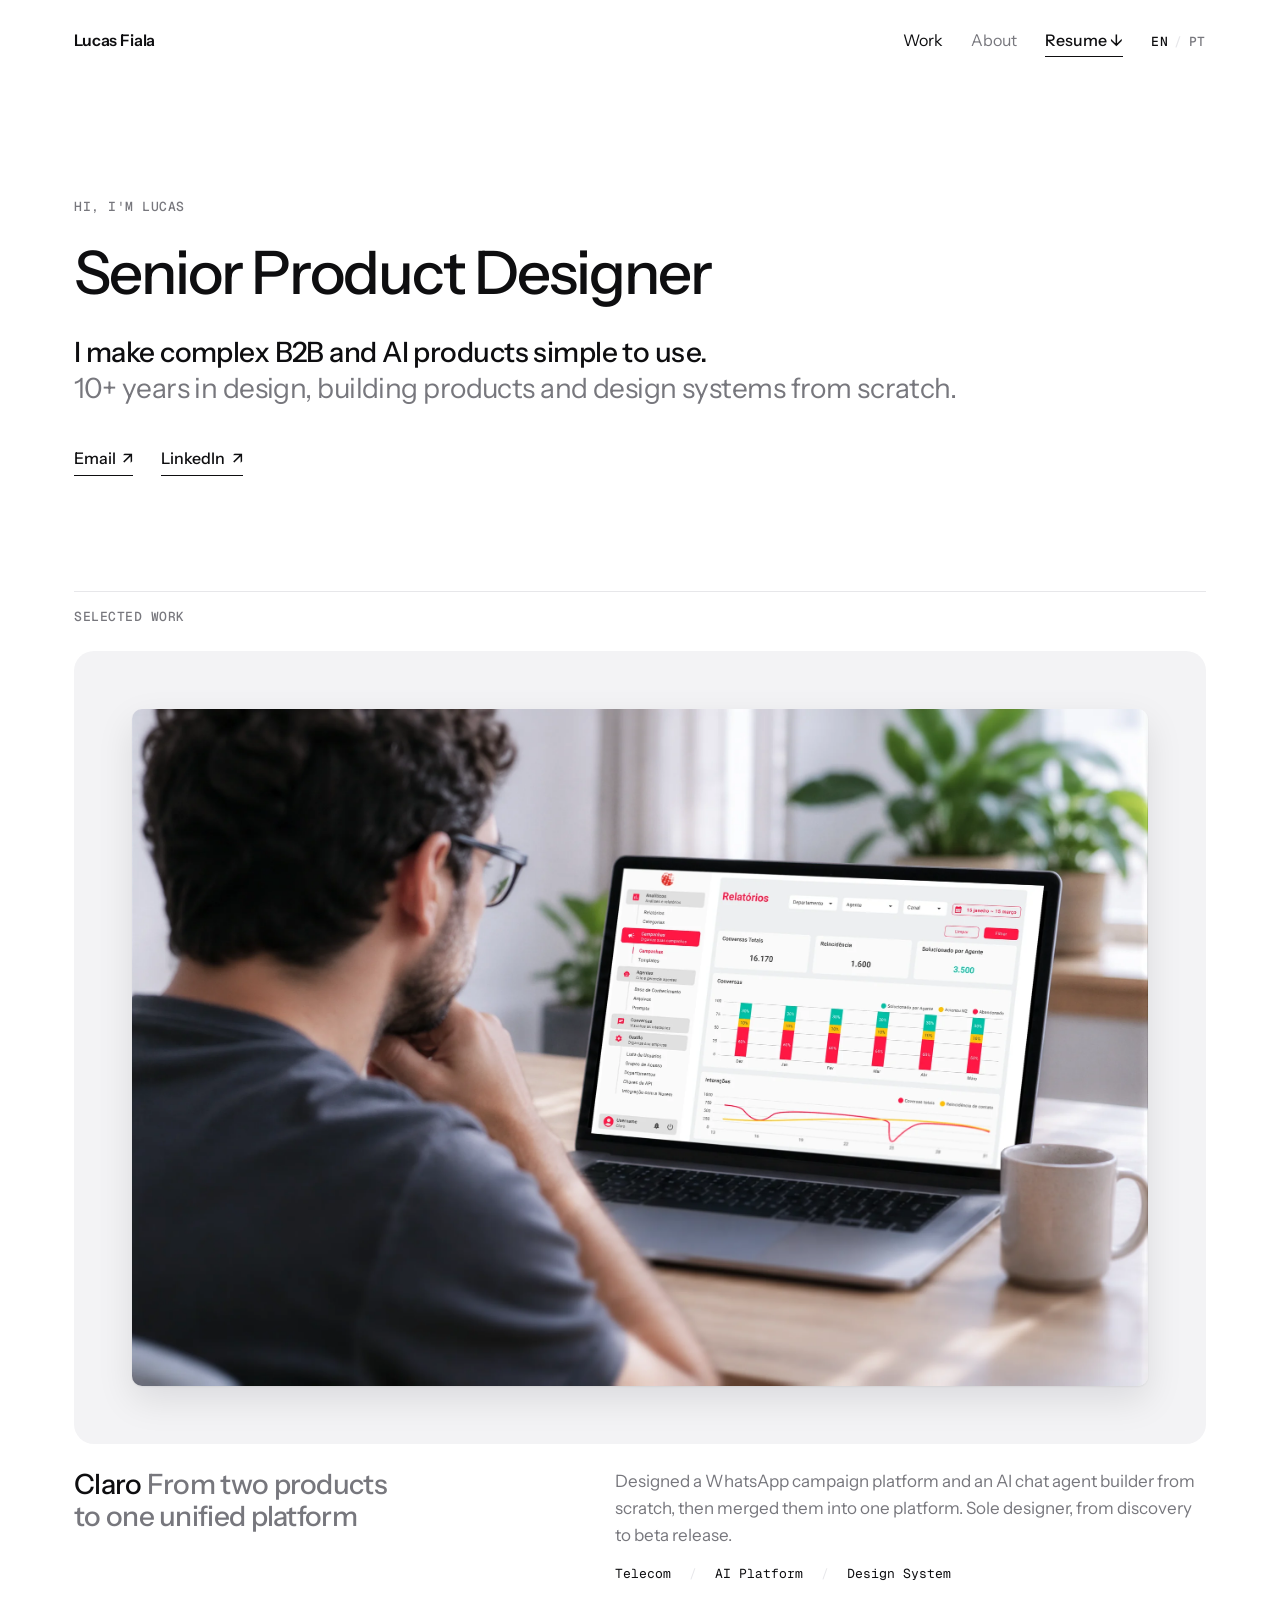
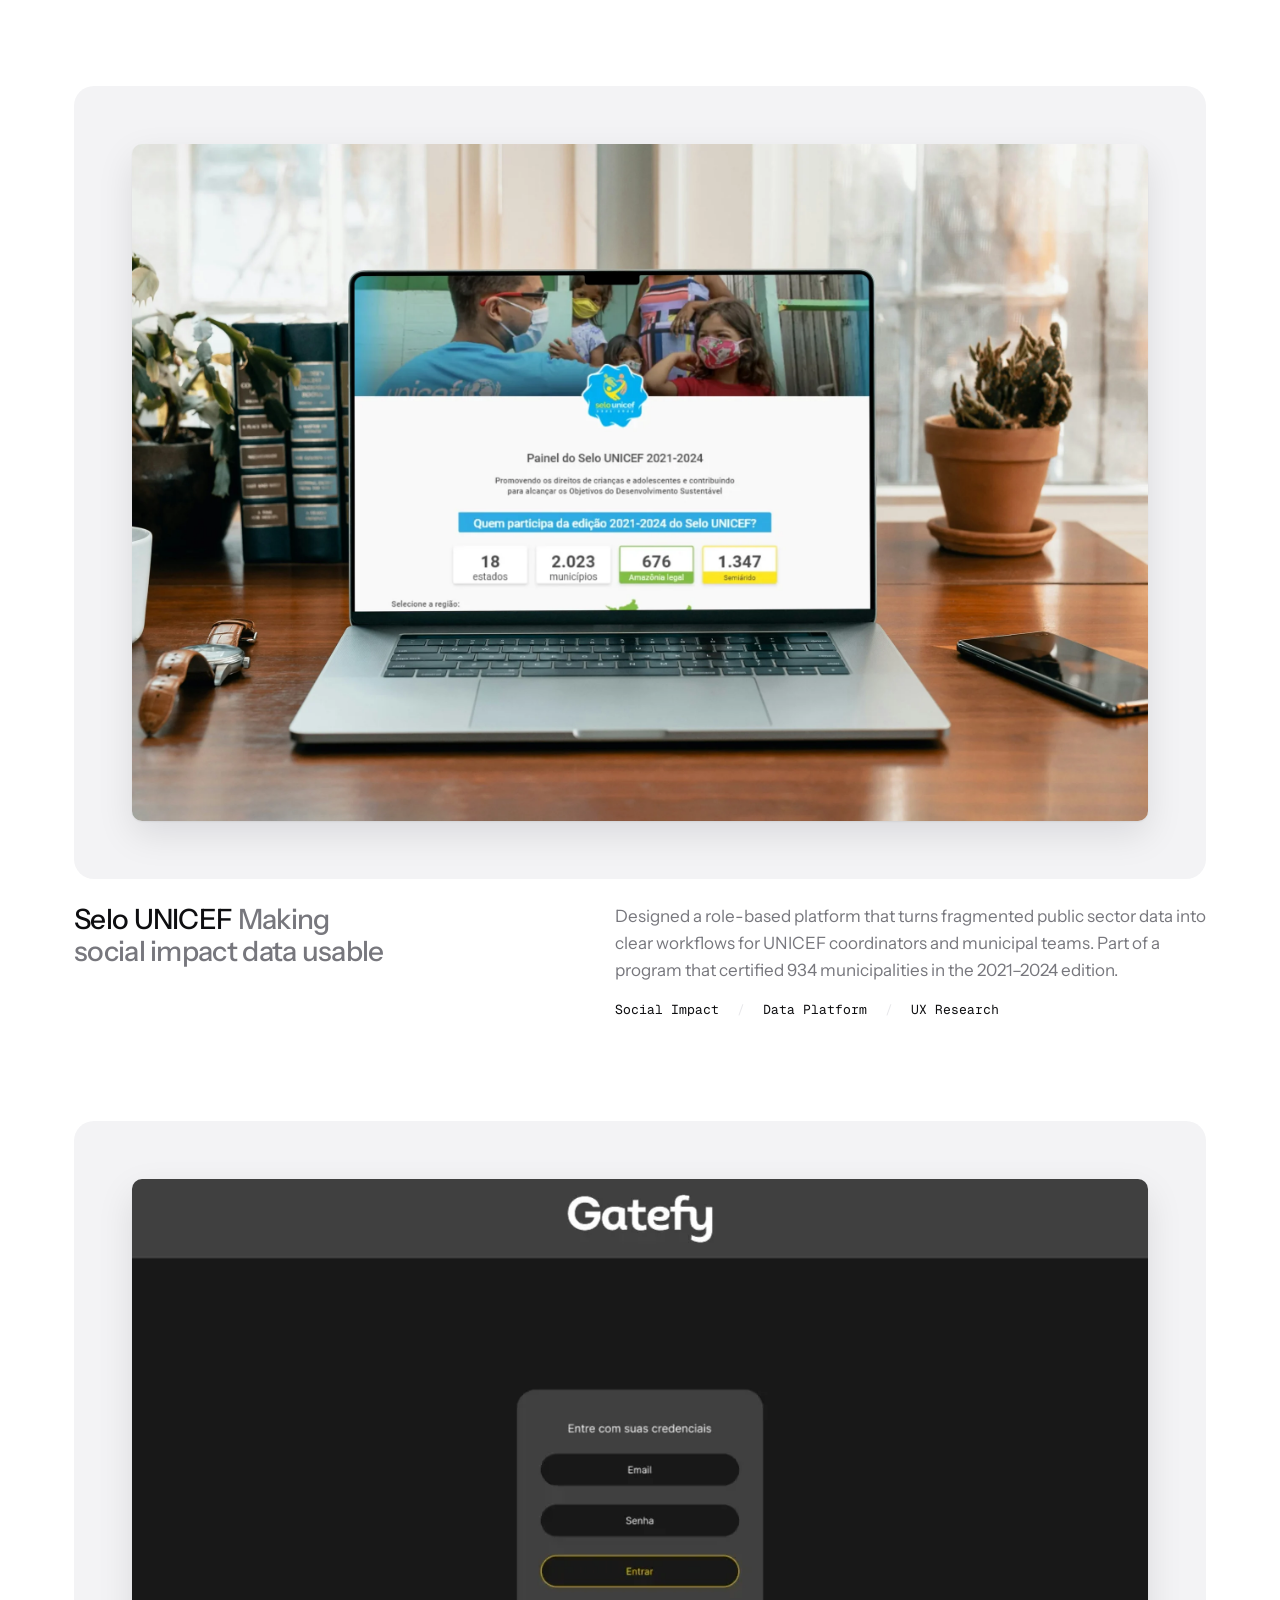
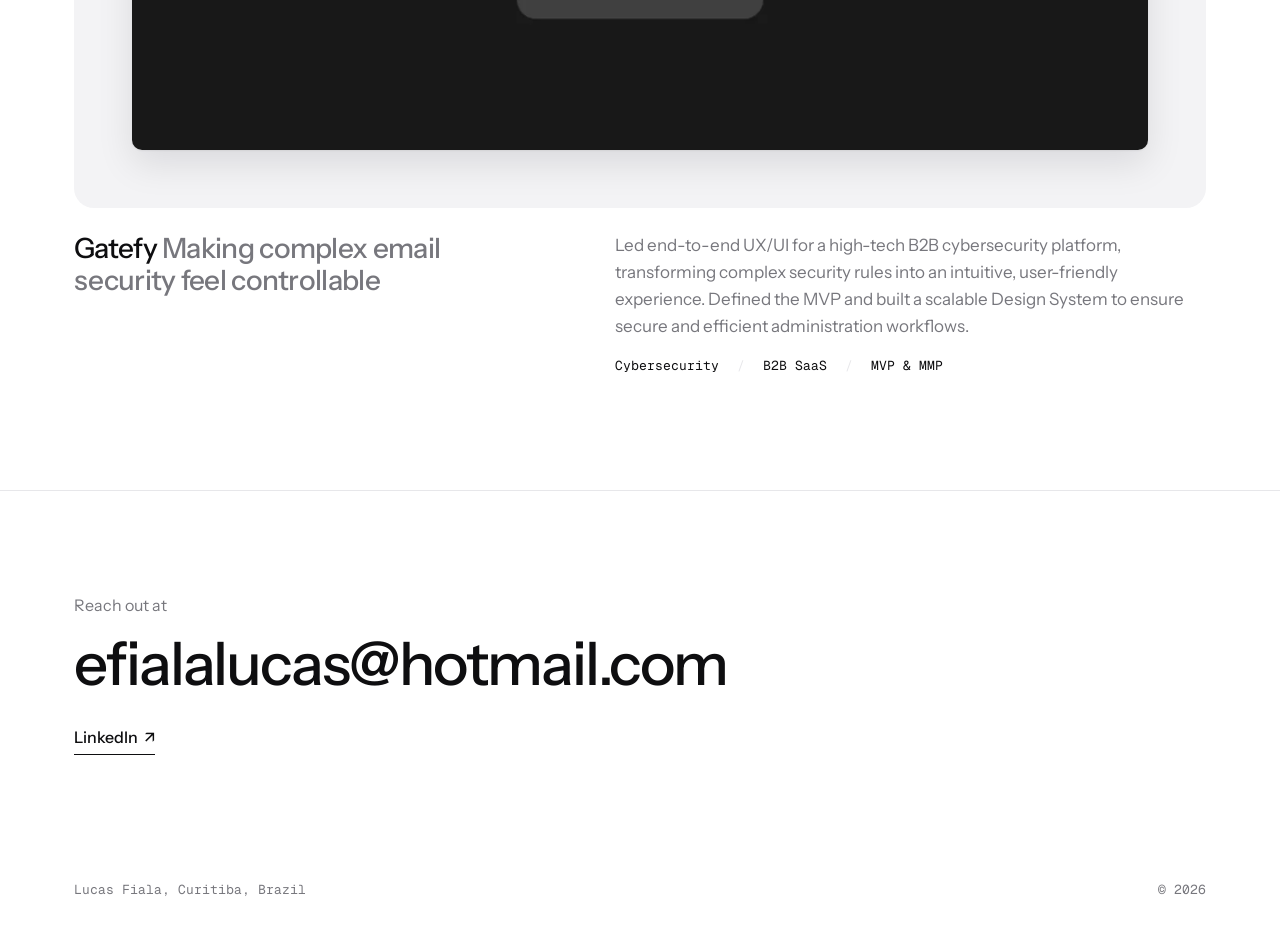
<file: index.html>
<!DOCTYPE html>
<html lang="en">
<head>
<meta charset="UTF-8">
<meta name="viewport" content="width=device-width, initial-scale=1">
<title>Lucas Fiala, Senior Product Designer</title>
<meta name="description" content="Senior Product Designer. I make complex B2B and AI products simple to use.">
<link rel="preconnect" href="https://fonts.googleapis.com"><link rel="stylesheet" href="https://fonts.googleapis.com/css2?family=Instrument+Sans:wght@400;500;600&family=Geist+Mono:wght@400;500&display=swap">
<link rel="stylesheet" href="assets/css/style.css">
<link rel="icon" href="favicon.ico" sizes="32x32">
<link rel="icon" href="icon.svg" type="image/svg+xml">
<link rel="apple-touch-icon" href="apple-touch-icon.png">
<link rel="alternate" hreflang="en" href="https://lucasfiala.github.io/">
<link rel="alternate" hreflang="pt-BR" href="https://lucasfiala.github.io/pt/">
<link rel="alternate" hreflang="x-default" href="https://lucasfiala.github.io/">
</head>
<body>
<header class="site-head"><div class="wrap">
  <a class="brand" href="index.html">Lucas Fiala</a>
  <nav class="nav" aria-label="Main"><a href="index.html" aria-current="page">Work</a><a href="about.html">About</a><a class="nav-cta" href="assets/resume-lfiala.pdf" download>Resume <span aria-hidden="true">↓</span></a><span class="lang"><span class="lang-on" aria-current="true">EN</span><span class="lang-sep" aria-hidden="true">/</span><a href="pt/index.html" lang="pt-BR" hreflang="pt-BR" aria-label="Ver em português">PT</a></span></nav>
</div></header>
<main>
  <section class="hero"><div class="wrap">
    <p class="hello">Hi, I'm Lucas</p>
    <h1 class="statement">Senior Product Designer</h1>
    <p class="lede"><strong>I make complex B2B and AI products simple to use.</strong> <span>10+ years in design, building products and design systems from scratch.</span></p>
    <div class="links">
      <a class="link" href="mailto:efialalucas@hotmail.com">Email <span aria-hidden="true">↗</span></a>
      <a class="link" href="https://www.linkedin.com/in/lfiala/" target="_blank" rel="noopener">LinkedIn <span aria-hidden="true">↗</span></a>
    </div>
  </div></section>
  <section aria-labelledby="work-label"><div class="wrap">
    <h2 class="section-label" id="work-label">Selected work</h2>
    <div class="work">
      <a class="case" href="cases/claro.html">
        <div class="case-plate"><img src="assets/img/home/claro.webp" alt="Reports screen of the unified Claro platform" width="2400" height="1599" loading="lazy"></div>
        <div class="case-body">
          <h3 class="case-title">Claro <em>From two products to one unified platform</em></h3>
          <div>
            <p class="case-text">Designed a WhatsApp campaign platform and an AI chat agent builder from scratch, then merged them into one platform. Sole designer, from discovery to beta release.</p>
            <ul class="tags"><li>Telecom</li><li>AI Platform</li><li>Design System</li></ul>
          </div>
        </div>
      </a>
      <a class="case" href="cases/unicef.html">
        <div class="case-plate"><img src="assets/img/home/unicef.webp" alt="Selo UNICEF 2021–2024 panel" width="2400" height="1600" loading="lazy"></div>
        <div class="case-body">
          <h3 class="case-title">Selo UNICEF <em>Making social impact data usable</em></h3>
          <div>
            <p class="case-text">Designed a role-based platform that turns fragmented public sector data into clear workflows for UNICEF coordinators and municipal teams. Part of a program that certified 934 municipalities in the 2021–2024 edition.</p>
            <ul class="tags"><li>Social Impact</li><li>Data Platform</li><li>UX Research</li></ul>
          </div>
        </div>
      </a>
      <a class="case" href="cases/gatefy.html">
        <div class="case-plate"><img src="assets/img/home/gatefy.webp" alt="Gatefy sign-in screen" width="1279" height="719" loading="lazy"></div>
        <div class="case-body">
          <h3 class="case-title">Gatefy <em>Making complex email security feel controllable</em></h3>
          <div>
            <p class="case-text">Led end-to-end UX/UI for a high-tech B2B cybersecurity platform, transforming complex security rules into an intuitive, user-friendly experience. Defined the MVP and built a scalable Design System to ensure secure and efficient administration workflows.</p>
            <ul class="tags"><li>Cybersecurity</li><li>B2B SaaS</li><li>MVP &amp; MMP</li></ul>
          </div>
        </div>
      </a>
    </div>
  </div></section>
  <section class="contact" id="contact"><div class="wrap">
    <p>Reach out at</p>
    <a class="mail" href="mailto:efialalucas@hotmail.com">efialalucas@hotmail.com</a>
    <div class="links"><a class="link" href="https://www.linkedin.com/in/lfiala/" target="_blank" rel="noopener">LinkedIn <span aria-hidden="true">↗</span></a></div>
  </div></section>
</main>
<footer class="site-foot"><div class="wrap"><span>Lucas Fiala, Curitiba, Brazil</span><span>© <span data-year>2026</span></span></div></footer>
<script src="assets/js/main.js"></script>
</body>
</html>
</file>
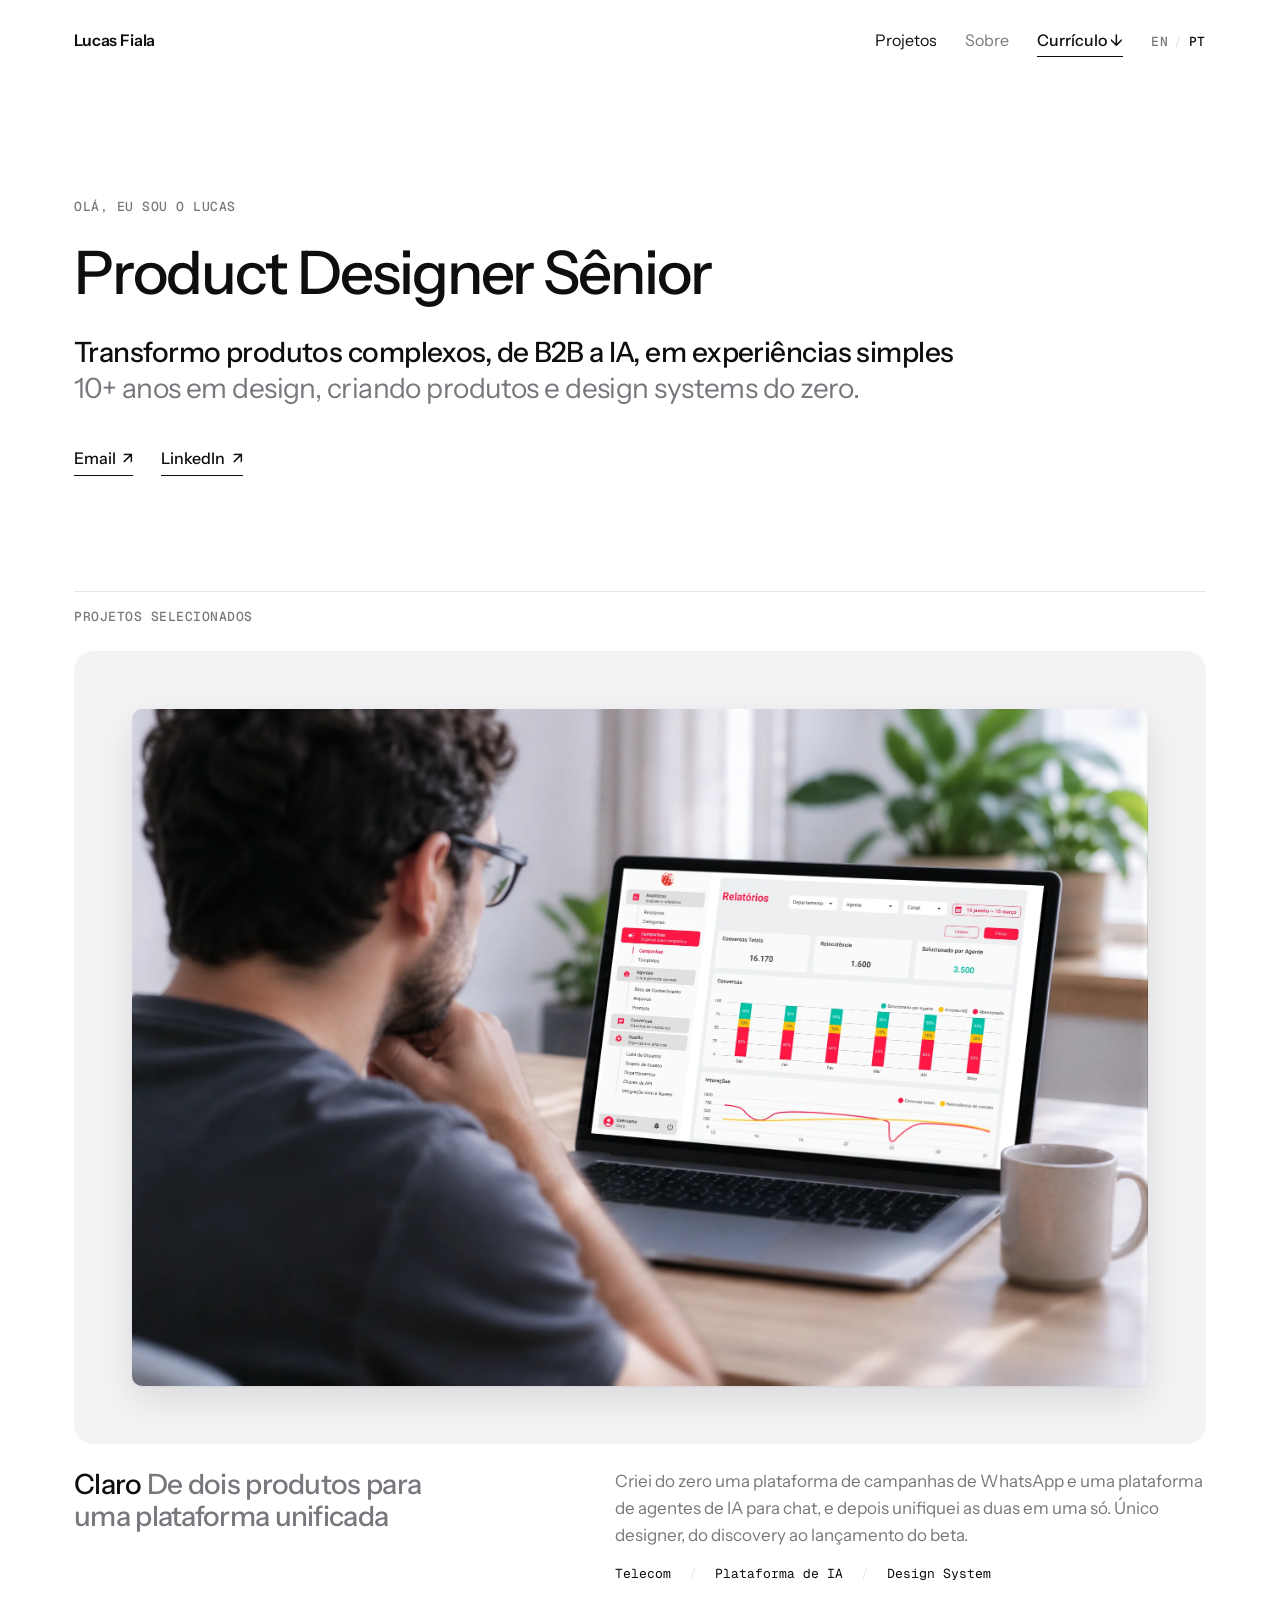
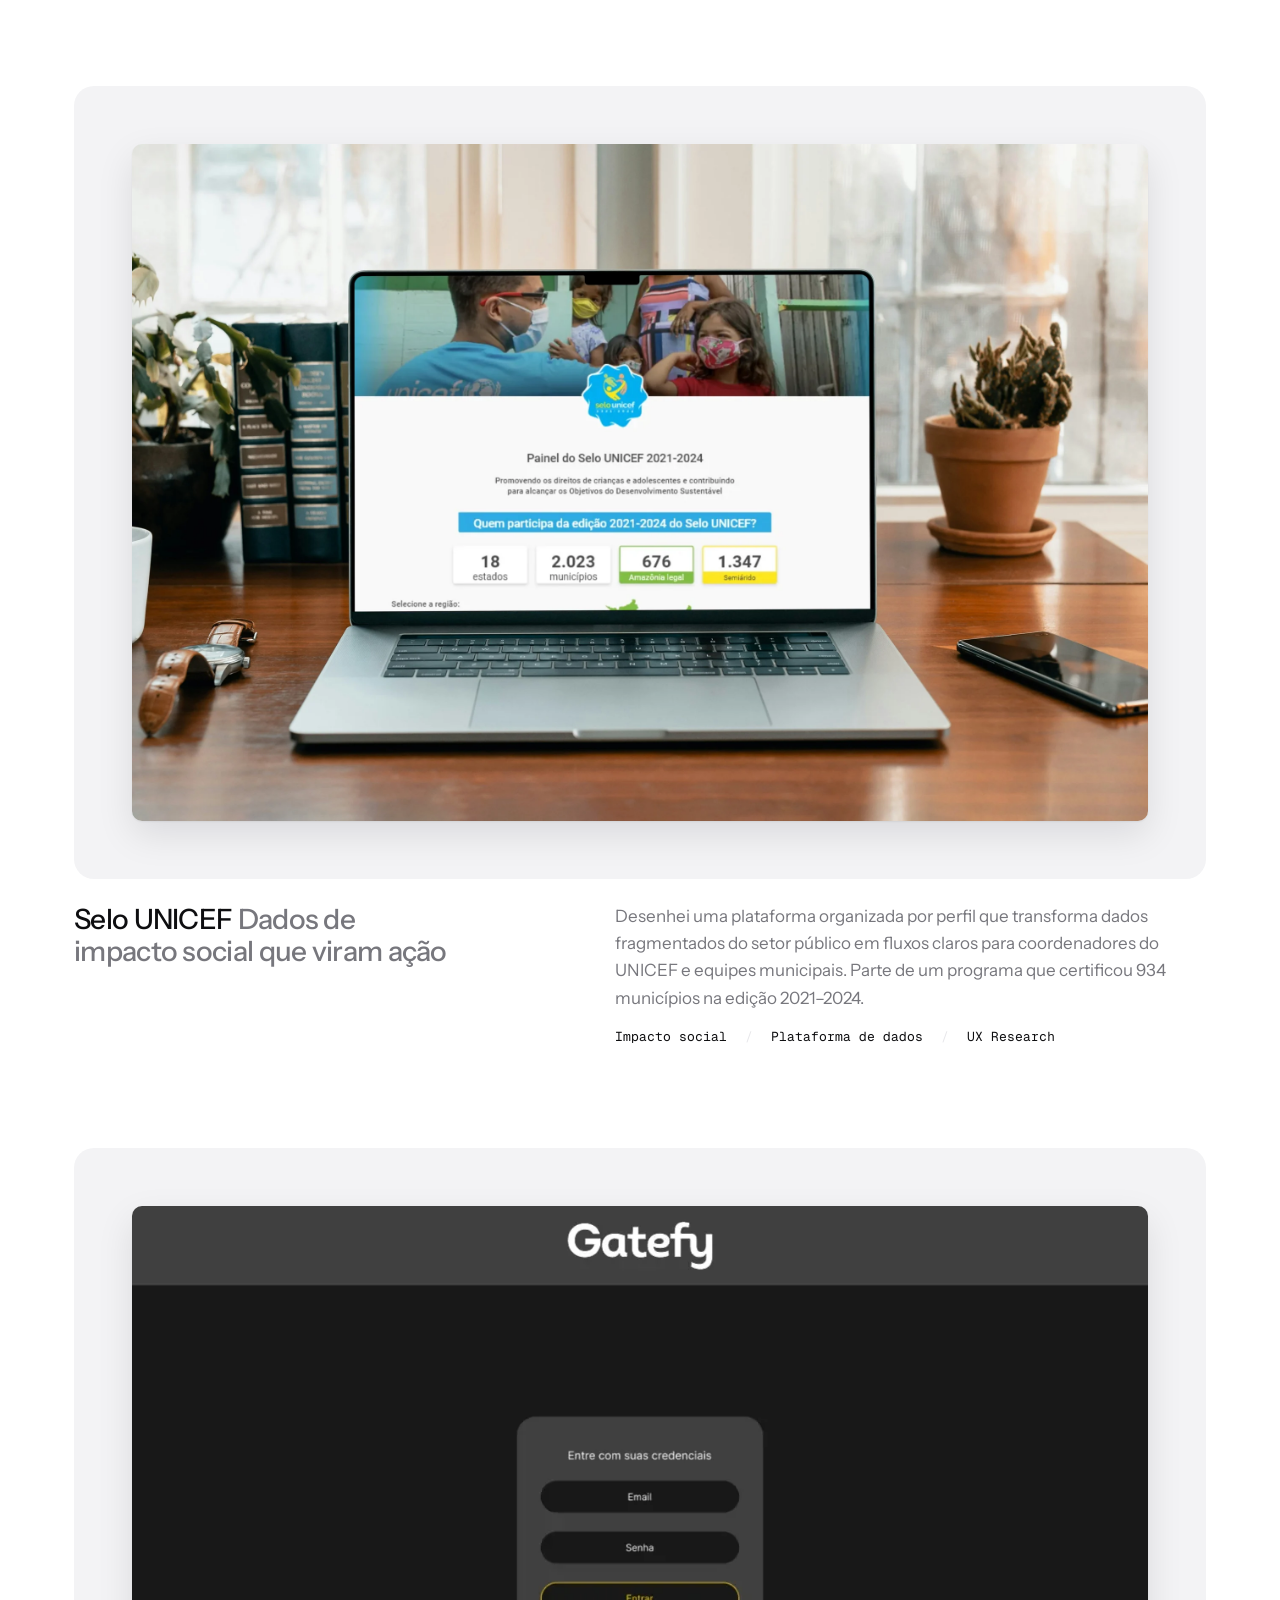
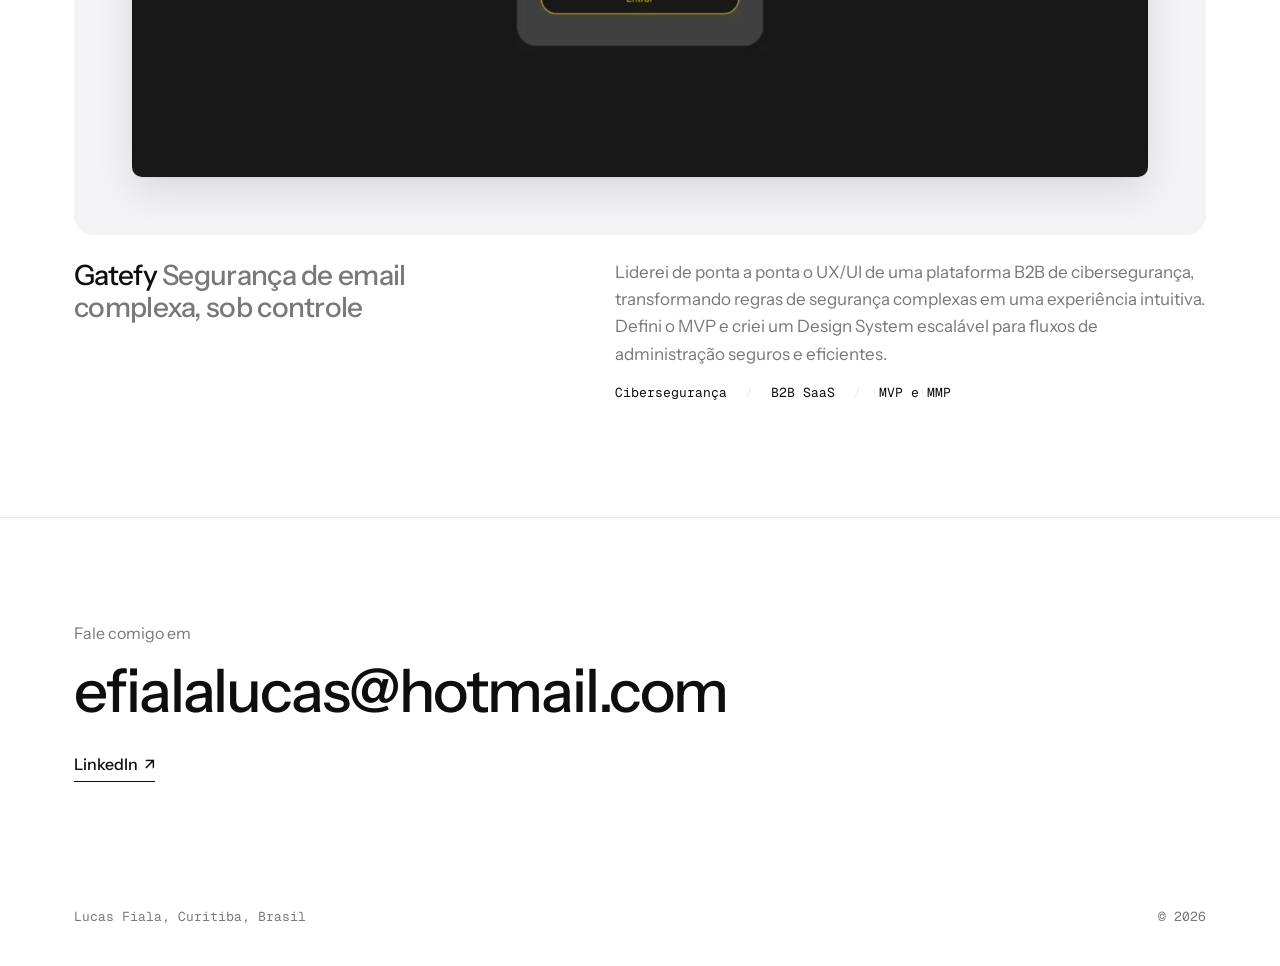
<file: pt/index.html>
<!DOCTYPE html>
<html lang="pt-BR">
<head>
<meta charset="UTF-8">
<meta name="viewport" content="width=device-width, initial-scale=1">
<title>Lucas Fiala, Product Designer Sênior</title>
<meta name="description" content="Product Designer Sênior. Torno produtos B2B e de IA complexos simples de usar.">
<link rel="preconnect" href="https://fonts.googleapis.com"><link rel="stylesheet" href="https://fonts.googleapis.com/css2?family=Instrument+Sans:wght@400;500;600&family=Geist+Mono:wght@400;500&display=swap">
<link rel="stylesheet" href="../assets/css/style.css">
<link rel="icon" href="../favicon.ico" sizes="32x32">
<link rel="icon" href="../icon.svg" type="image/svg+xml">
<link rel="apple-touch-icon" href="../apple-touch-icon.png">
<link rel="alternate" hreflang="en" href="https://lucasfiala.github.io/">
<link rel="alternate" hreflang="pt-BR" href="https://lucasfiala.github.io/pt/">
<link rel="alternate" hreflang="x-default" href="https://lucasfiala.github.io/">
</head>
<body>
<header class="site-head"><div class="wrap">
  <a class="brand" href="index.html">Lucas Fiala</a>
  <nav class="nav" aria-label="Principal"><a href="index.html" aria-current="page">Projetos</a><a href="about.html">Sobre</a><a class="nav-cta" href="../assets/cv-lfiala.pdf" download>Currículo <span aria-hidden="true">↓</span></a><span class="lang"><a href="../index.html" lang="en" hreflang="en" aria-label="View in English">EN</a><span class="lang-sep" aria-hidden="true">/</span><span class="lang-on" aria-current="true">PT</span></span></nav>
</div></header>
<main>
  <section class="hero"><div class="wrap">
    <p class="hello">Olá, eu sou o Lucas</p>
    <h1 class="statement">Product Designer Sênior</h1>
    <p class="lede"><strong>Transformo produtos complexos, de B2B a IA, em experiências simples</strong> <span>10+ anos em design, criando produtos e design systems do zero.</span></p>
    <div class="links">
      <a class="link" href="mailto:efialalucas@hotmail.com">Email <span aria-hidden="true">↗</span></a>
      <a class="link" href="https://www.linkedin.com/in/lfiala/?locale=pt-BR" target="_blank" rel="noopener">LinkedIn <span aria-hidden="true">↗</span></a>
    </div>
  </div></section>
  <section aria-labelledby="work-label"><div class="wrap">
    <h2 class="section-label" id="work-label">Projetos selecionados</h2>
    <div class="work">
      <a class="case" href="cases/claro.html">
        <div class="case-plate"><img src="../assets/img/home/claro.webp" alt="Tela de relatórios da plataforma unificada da Claro" width="2400" height="1599" loading="lazy"></div>
        <div class="case-body">
          <h3 class="case-title">Claro <em>De dois produtos para uma plataforma unificada</em></h3>
          <div>
            <p class="case-text">Criei do zero uma plataforma de campanhas de WhatsApp e uma plataforma de agentes de IA para chat, e depois unifiquei as duas em uma só. Único designer, do discovery ao lançamento do beta.</p>
            <ul class="tags"><li>Telecom</li><li>Plataforma de IA</li><li>Design System</li></ul>
          </div>
        </div>
      </a>
      <a class="case" href="cases/unicef.html">
        <div class="case-plate"><img src="../assets/img/home/unicef.webp" alt="Painel do Selo UNICEF 2021–2024" width="2400" height="1600" loading="lazy"></div>
        <div class="case-body">
          <h3 class="case-title">Selo UNICEF <em>Dados de impacto social que viram ação</em></h3>
          <div>
            <p class="case-text">Desenhei uma plataforma organizada por perfil que transforma dados fragmentados do setor público em fluxos claros para coordenadores do UNICEF e equipes municipais. Parte de um programa que certificou 934 municípios na edição 2021–2024.</p>
            <ul class="tags"><li>Impacto social</li><li>Plataforma de dados</li><li>UX Research</li></ul>
          </div>
        </div>
      </a>
      <a class="case" href="cases/gatefy.html">
        <div class="case-plate"><img src="../assets/img/home/gatefy.webp" alt="Tela de login da Gatefy" width="1279" height="719" loading="lazy"></div>
        <div class="case-body">
          <h3 class="case-title">Gatefy <em>Segurança de email complexa, sob controle</em></h3>
          <div>
            <p class="case-text">Liderei de ponta a ponta o UX/UI de uma plataforma B2B de cibersegurança, transformando regras de segurança complexas em uma experiência intuitiva. Defini o MVP e criei um Design System escalável para fluxos de administração seguros e eficientes.</p>
            <ul class="tags"><li>Cibersegurança</li><li>B2B SaaS</li><li>MVP e MMP</li></ul>
          </div>
        </div>
      </a>
    </div>
  </div></section>
  <section class="contact" id="contact"><div class="wrap">
    <p>Fale comigo em</p>
    <a class="mail" href="mailto:efialalucas@hotmail.com">efialalucas@hotmail.com</a>
    <div class="links"><a class="link" href="https://www.linkedin.com/in/lfiala/" target="_blank" rel="noopener">LinkedIn <span aria-hidden="true">↗</span></a></div>
  </div></section>
</main>
<footer class="site-foot"><div class="wrap"><span>Lucas Fiala, Curitiba, Brasil</span><span>© <span data-year>2026</span></span></div></footer>
<script src="../assets/js/main.js"></script>
</body>
</html>
</file>
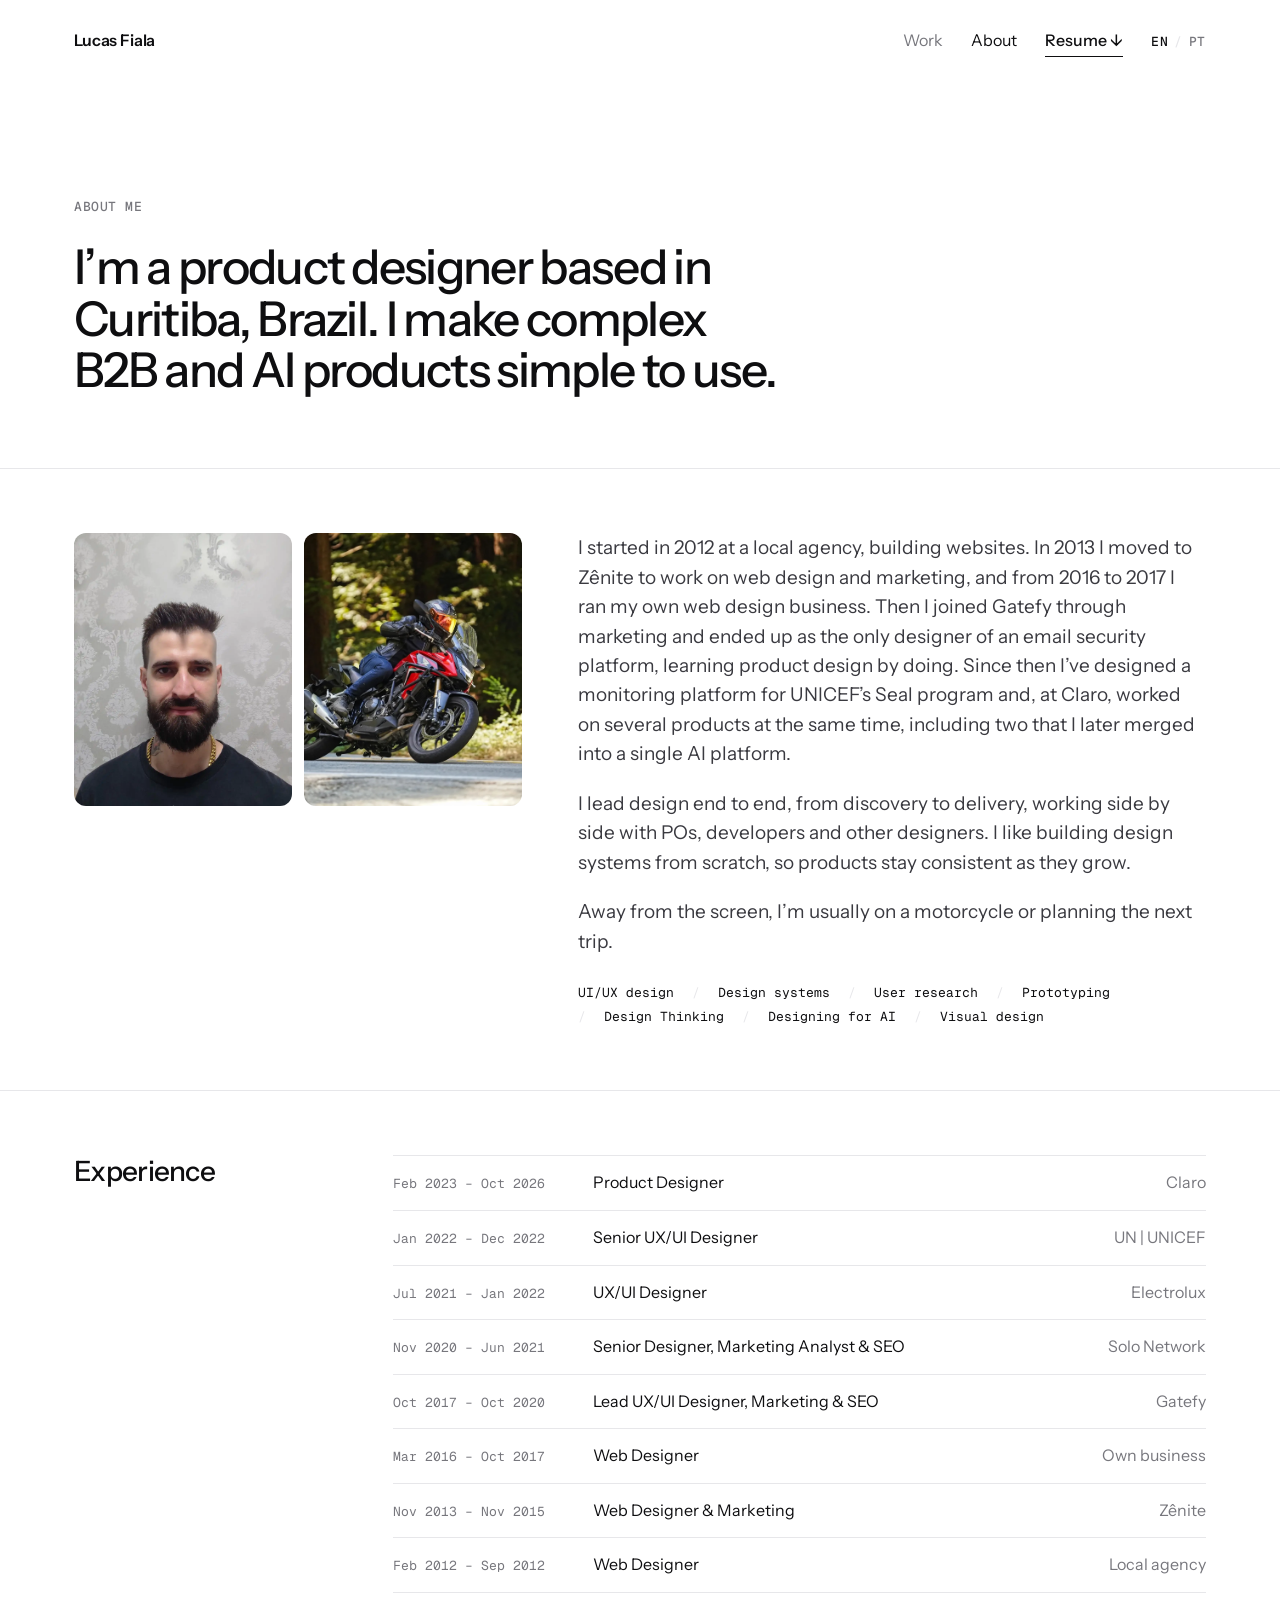
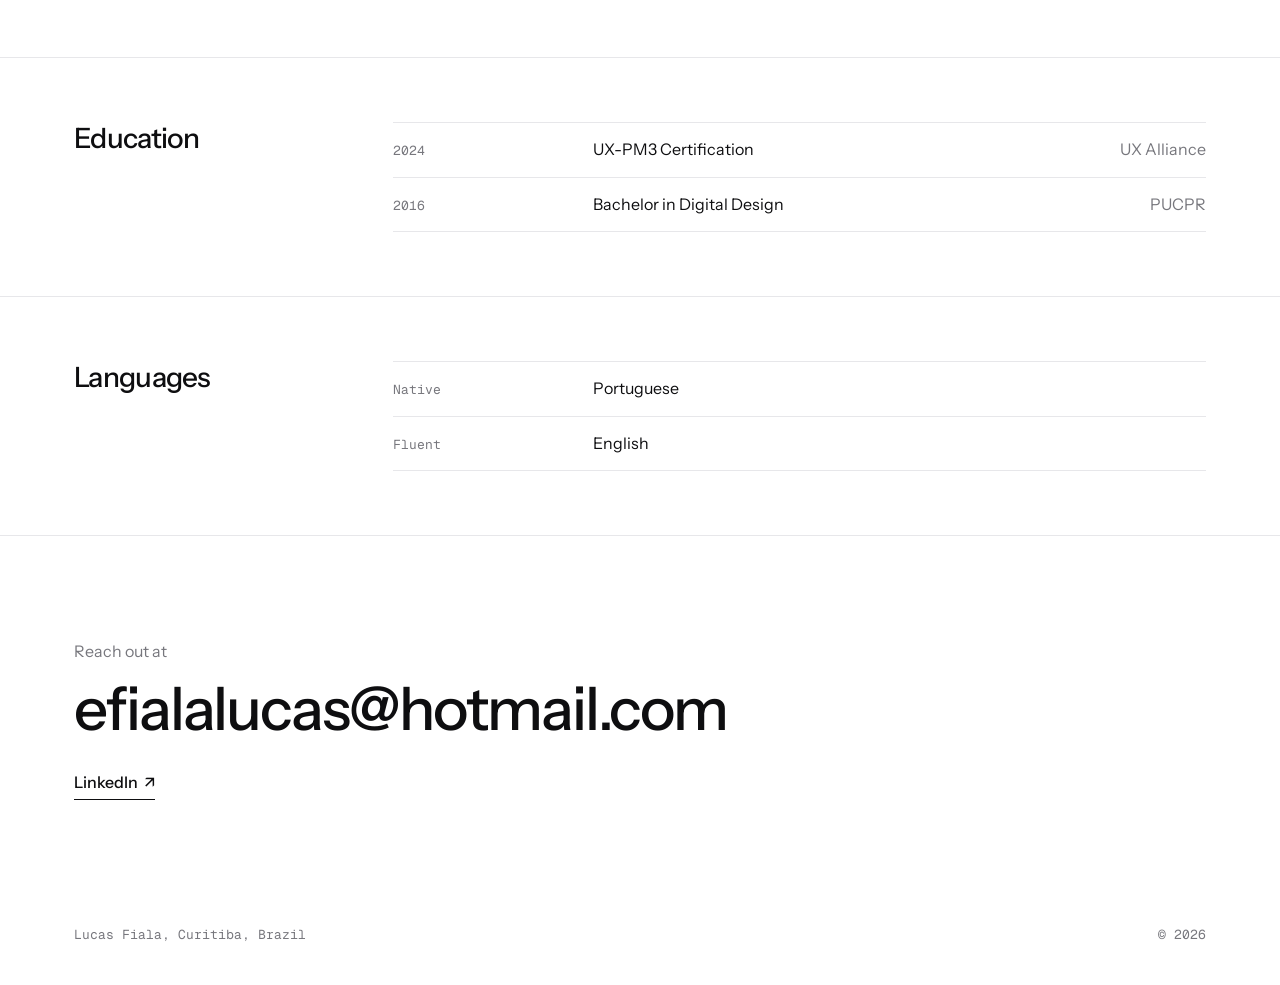
<file: about.html>
<!DOCTYPE html>
<html lang="en">
<head>
<meta charset="UTF-8">
<meta name="viewport" content="width=device-width, initial-scale=1">
<title>About | Lucas Fiala</title>
<meta name="description" content="Product designer based in Curitiba, Brazil. I make complex B2B and AI products simple to use.">
<link rel="preconnect" href="https://fonts.googleapis.com"><link rel="stylesheet" href="https://fonts.googleapis.com/css2?family=Instrument+Sans:wght@400;500;600&family=Geist+Mono:wght@400;500&display=swap">
<link rel="stylesheet" href="assets/css/style.css">
<link rel="icon" href="favicon.ico" sizes="32x32">
<link rel="icon" href="icon.svg" type="image/svg+xml">
<link rel="apple-touch-icon" href="apple-touch-icon.png">
<link rel="alternate" hreflang="en" href="https://lucasfiala.github.io/about.html">
<link rel="alternate" hreflang="pt-BR" href="https://lucasfiala.github.io/pt/about.html">
<link rel="alternate" hreflang="x-default" href="https://lucasfiala.github.io/about.html">
</head>
<body>
<header class="site-head"><div class="wrap">
  <a class="brand" href="index.html">Lucas Fiala</a>
  <nav class="nav" aria-label="Main"><a href="index.html">Work</a><a href="about.html" aria-current="page">About</a><a class="nav-cta" href="assets/resume-lfiala.pdf" download>Resume <span aria-hidden="true">↓</span></a><span class="lang"><span class="lang-on" aria-current="true">EN</span><span class="lang-sep" aria-hidden="true">/</span><a href="pt/about.html" lang="pt-BR" hreflang="pt-BR" aria-label="Ver em português">PT</a></span></nav>
</div></header>
<main>
  <section class="hero about-hero"><div class="wrap">
    <p class="hello">About me</p>
    <h1 class="statement about-statement">I’m a product designer based in Curitiba, Brazil. I make complex B2B and AI products simple to use.</h1>
  </div></section>
  <section class="sec"><div class="wrap about-grid">
    <div class="about-photos">
      <img src="assets/img/about/photo-1.webp" alt="Portrait of Lucas Fiala" width="1200" height="1600">
      <img src="assets/img/about/photo-2.webp" alt="Lucas riding a motorcycle" width="1920" height="1280" loading="lazy">
    </div>
    <div class="about-text">
      <p>I started in 2012 at a local agency, building websites. In 2013 I moved to Zênite to work on web design and marketing, and from 2016 to 2017 I ran my own web design business. Then I joined Gatefy through marketing and ended up as the only designer of an email security platform, learning product design by doing. Since then I’ve designed a monitoring platform for UNICEF’s Seal program and, at Claro, worked on several products at the same time, including two that I later merged into a single AI platform.</p>
      <p>I lead design end to end, from discovery to delivery, working side by side with POs, developers and other designers. I like building design systems from scratch, so products stay consistent as they grow.</p>
      <p>Away from the screen, I’m usually on a motorcycle or planning the next trip.</p>
      <ul class="tags skills"><li>UI/UX design</li><li>Design systems</li><li>User research</li><li>Prototyping</li><li>Design Thinking</li><li>Designing for AI</li><li>Visual design</li></ul>
    </div>
  </div></section>
  <section class="sec"><div class="wrap sec-grid">
    <h2 class="sec-title">Experience</h2>
    <div class="sec-body"><ul class="rows"><li><span class="when">Feb 2023 – Oct 2026</span><span class="what">Product Designer</span><span class="where">Claro</span></li><li><span class="when">Jan 2022 – Dec 2022</span><span class="what">Senior UX/UI Designer</span><span class="where">UN | UNICEF</span></li><li><span class="when">Jul 2021 – Jan 2022</span><span class="what">UX/UI Designer</span><span class="where">Electrolux</span></li><li><span class="when">Nov 2020 – Jun 2021</span><span class="what">Senior Designer, Marketing Analyst &amp; SEO</span><span class="where">Solo Network</span></li><li><span class="when">Oct 2017 – Oct 2020</span><span class="what">Lead UX/UI Designer, Marketing &amp; SEO</span><span class="where">Gatefy</span></li><li><span class="when">Mar 2016 – Oct 2017</span><span class="what">Web Designer</span><span class="where">Own business</span></li><li><span class="when">Nov 2013 – Nov 2015</span><span class="what">Web Designer &amp; Marketing</span><span class="where">Zênite</span></li><li><span class="when">Feb 2012 – Sep 2012</span><span class="what">Web Designer</span><span class="where">Local agency</span></li></ul></div>
  </div></section>
  <section class="sec"><div class="wrap sec-grid">
    <h2 class="sec-title">Education</h2>
    <div class="sec-body"><ul class="rows"><li><span class="when">2024</span><span class="what">UX-PM3 Certification</span><span class="where">UX Alliance</span></li><li><span class="when">2016</span><span class="what">Bachelor in Digital Design</span><span class="where">PUCPR</span></li></ul></div>
  </div></section>
  <section class="sec"><div class="wrap sec-grid">
    <h2 class="sec-title">Languages</h2>
    <div class="sec-body"><ul class="rows"><li><span class="when">Native</span><span class="what">Portuguese</span><span class="where"></span></li><li><span class="when">Fluent</span><span class="what">English</span><span class="where"></span></li></ul></div>
  </div></section>
  <section class="contact" id="contact"><div class="wrap">
    <p>Reach out at</p>
    <a class="mail" href="mailto:efialalucas@hotmail.com">efialalucas@hotmail.com</a>
    <div class="links"><a class="link" href="https://www.linkedin.com/in/lfiala/" target="_blank" rel="noopener">LinkedIn <span aria-hidden="true">↗</span></a></div>
  </div></section>
</main>
<footer class="site-foot"><div class="wrap"><span>Lucas Fiala, Curitiba, Brazil</span><span>© <span data-year>2026</span></span></div></footer>
<script src="assets/js/main.js"></script>
</body>
</html>
</file>
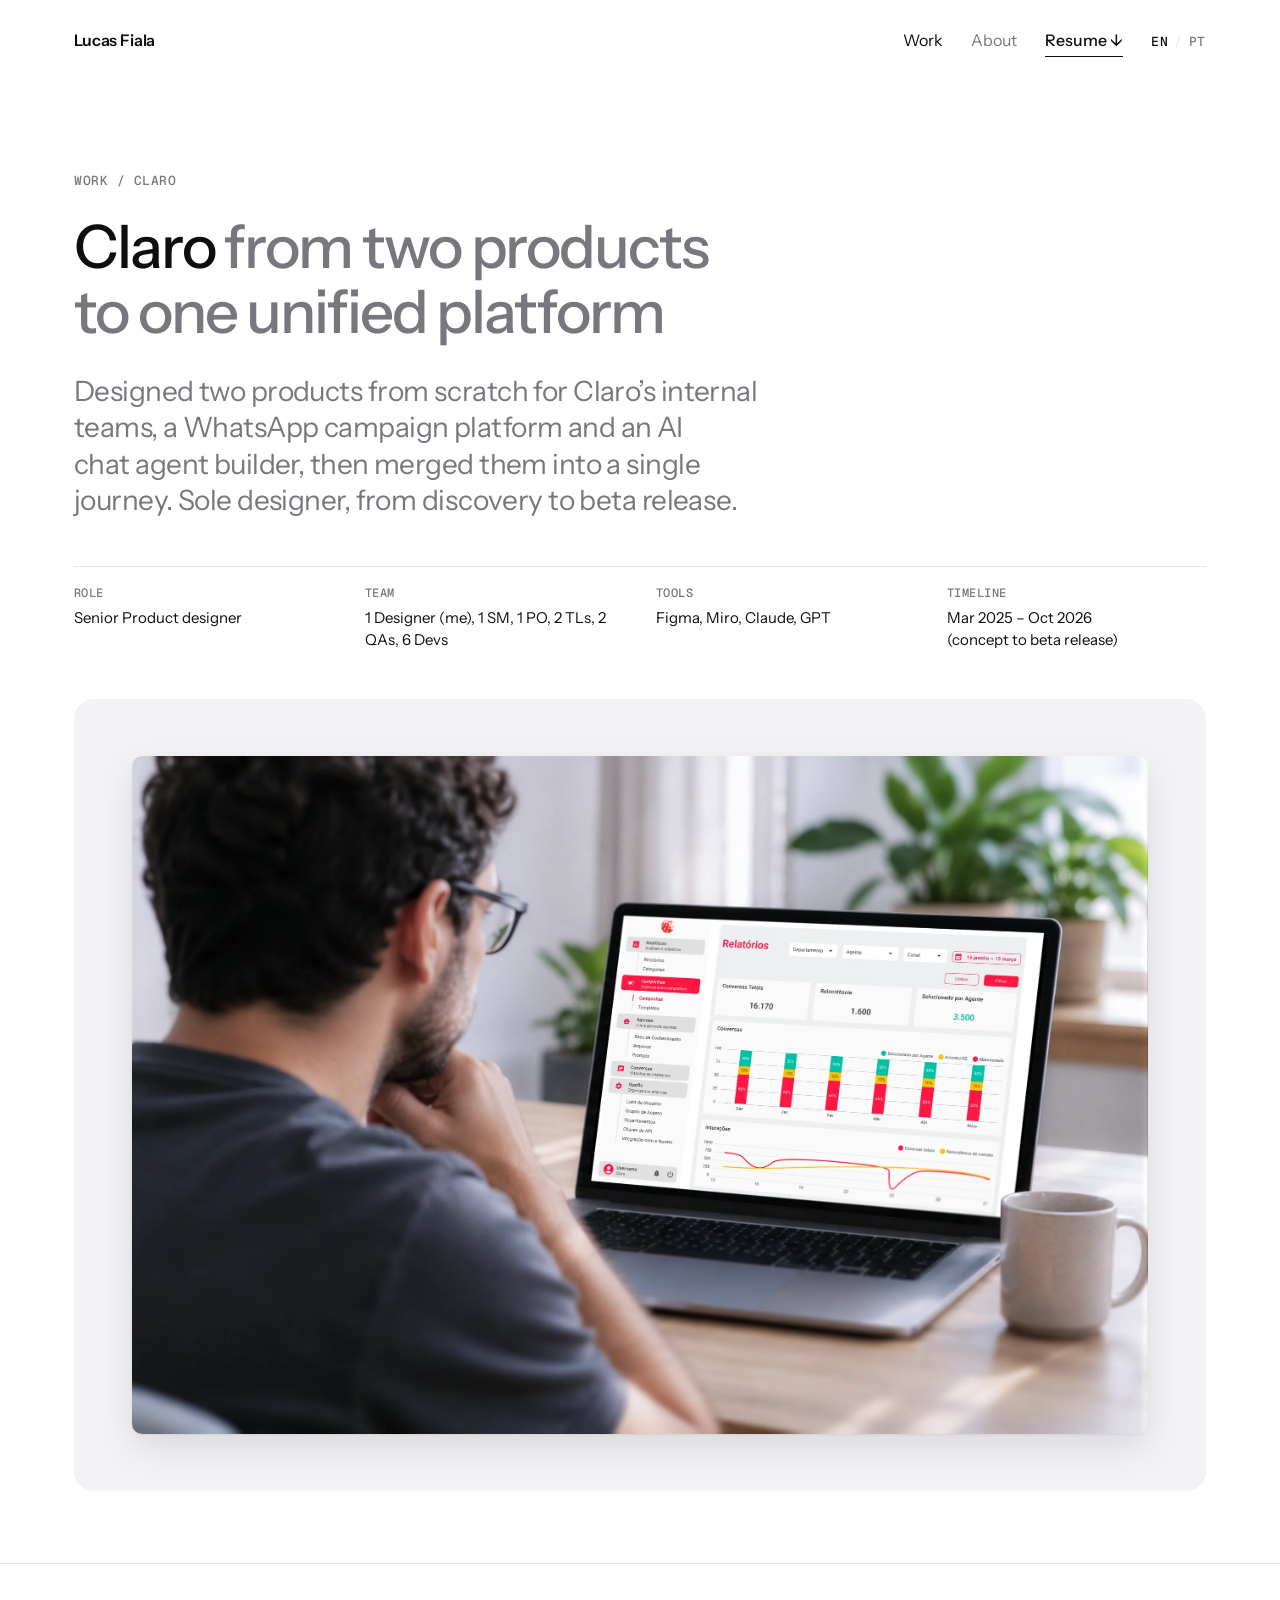
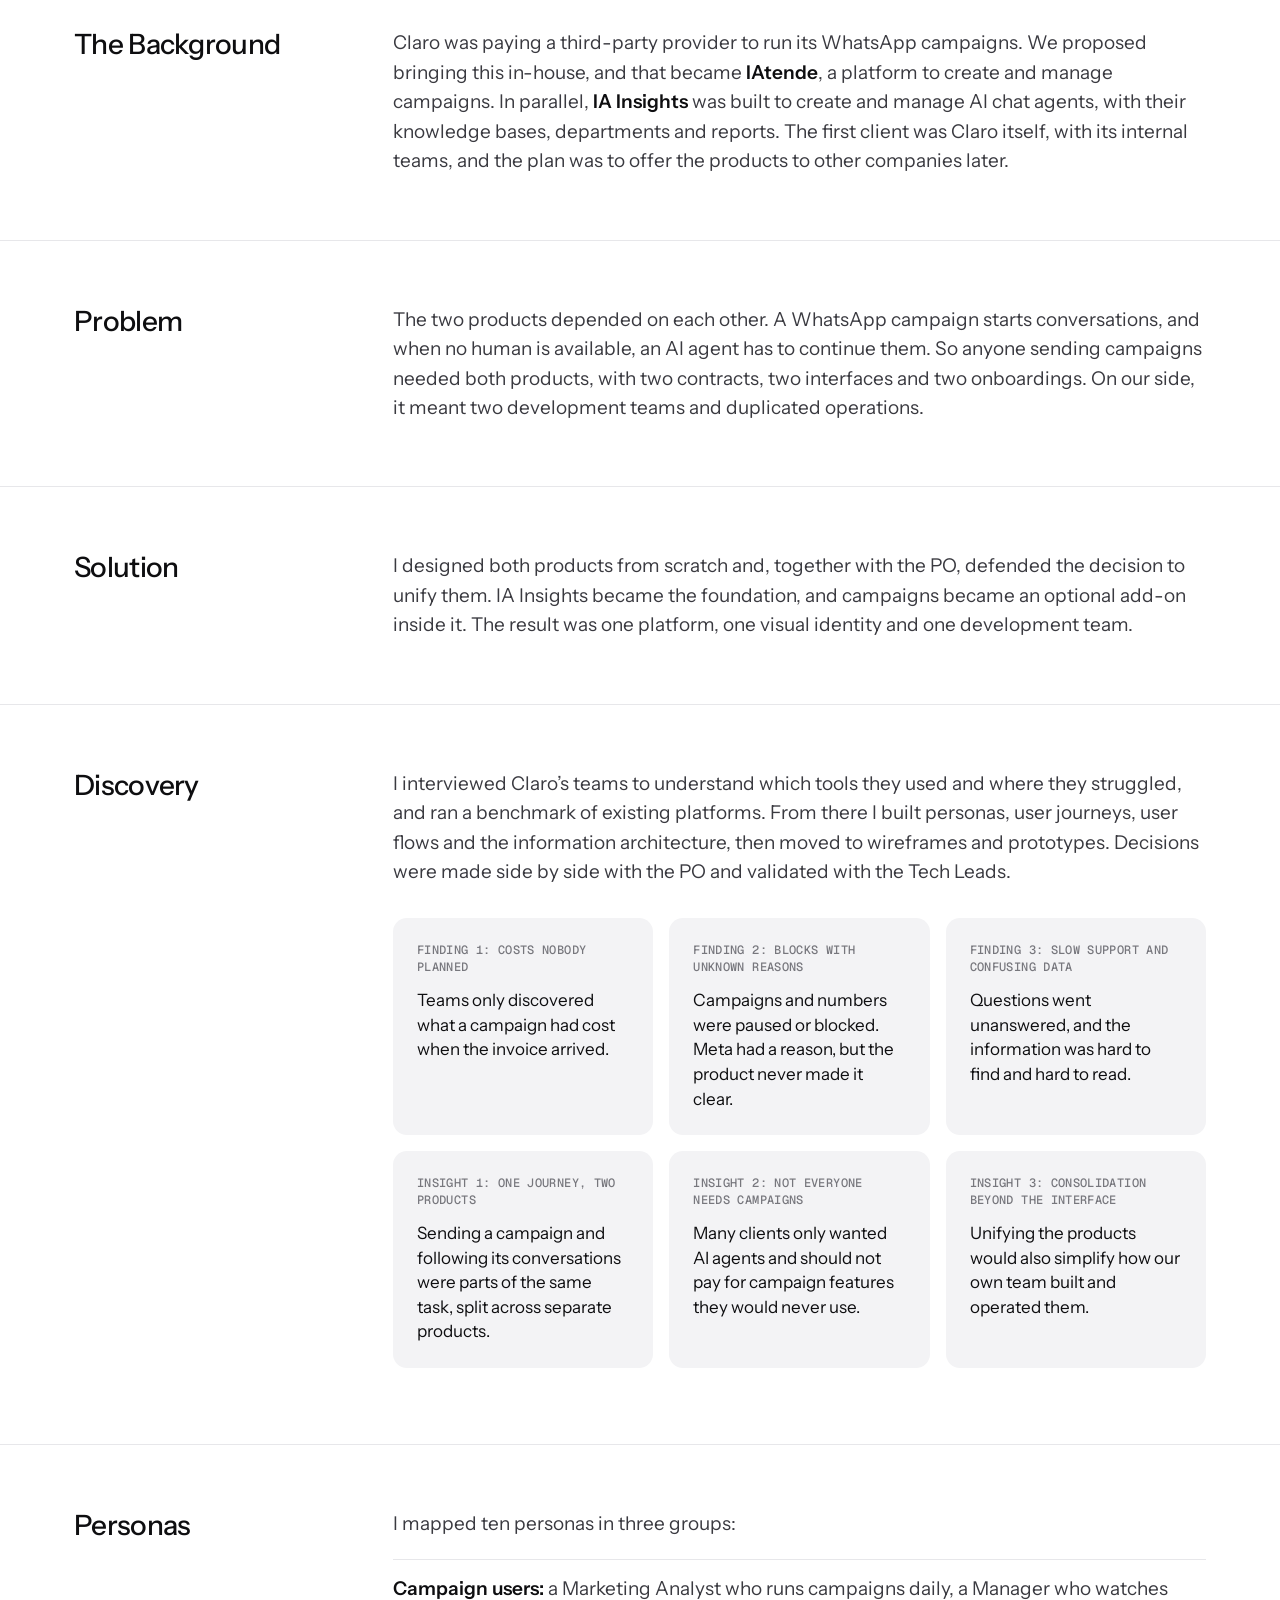
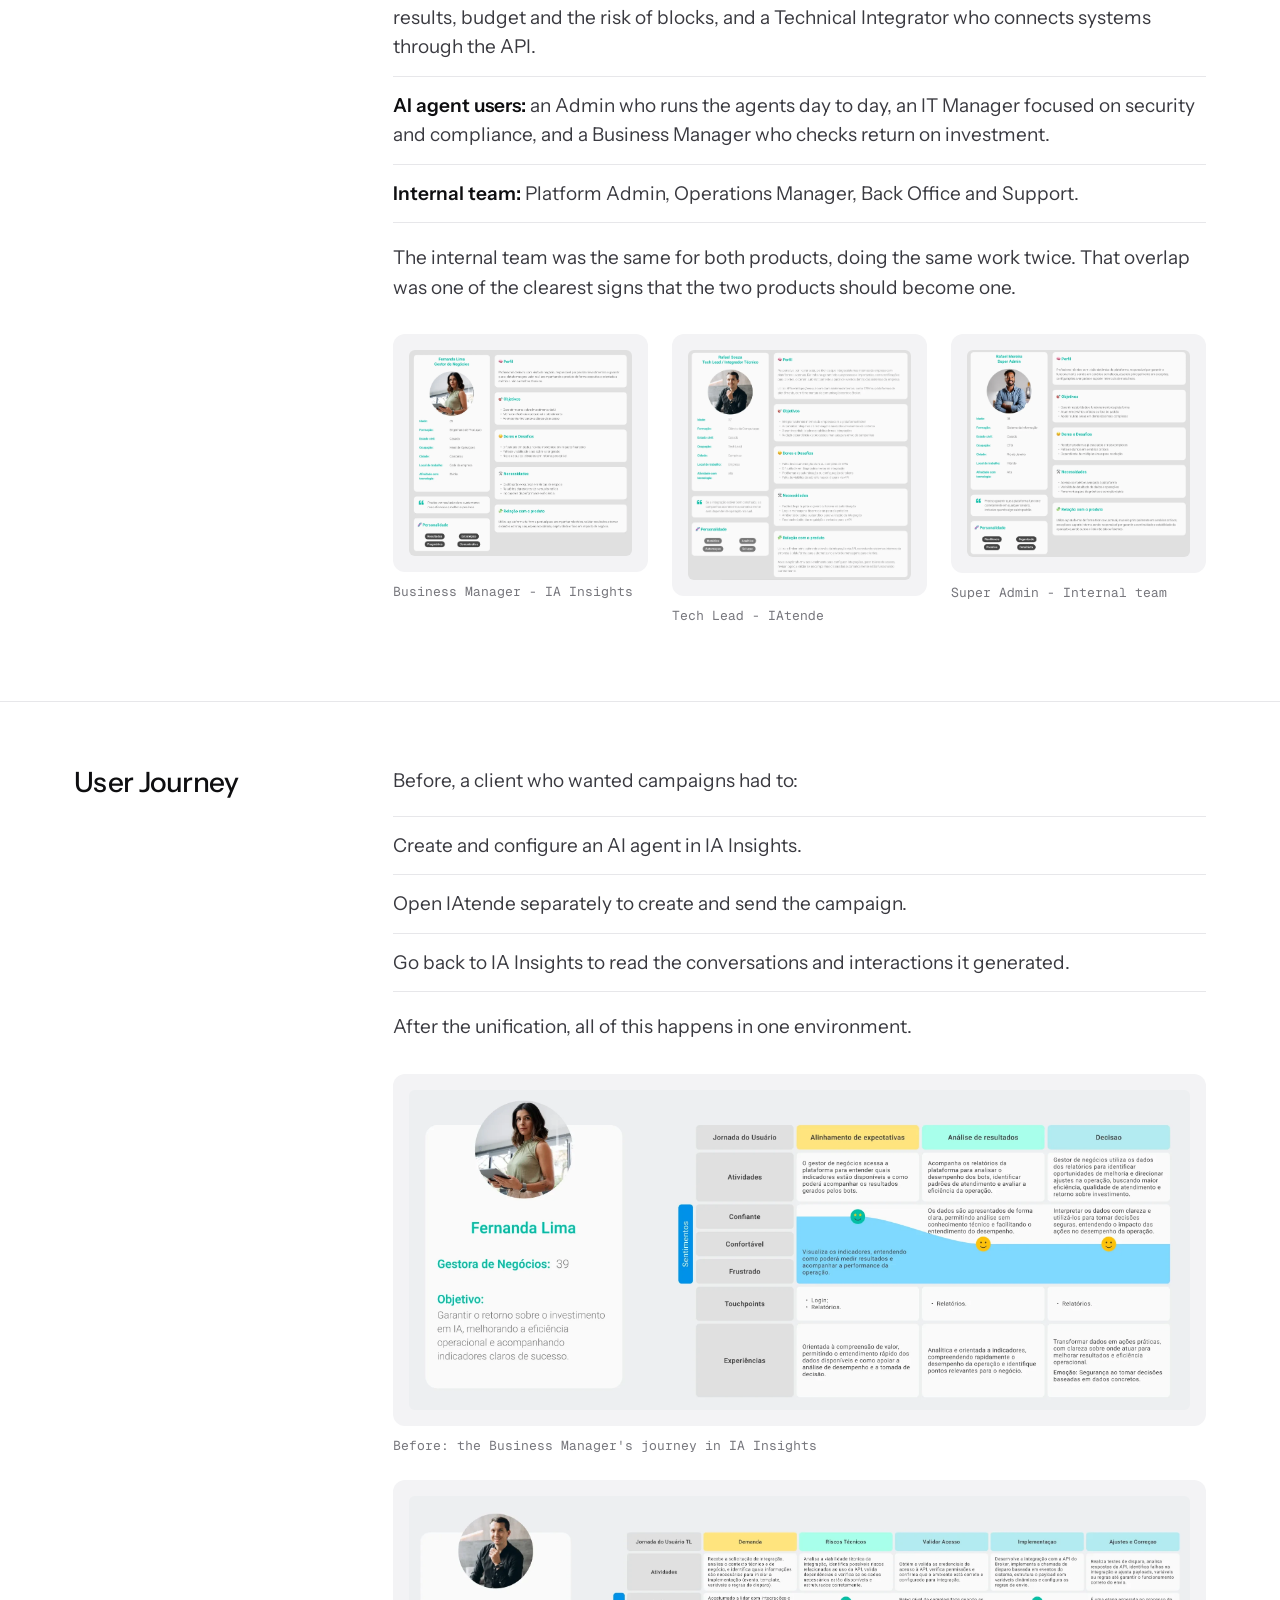
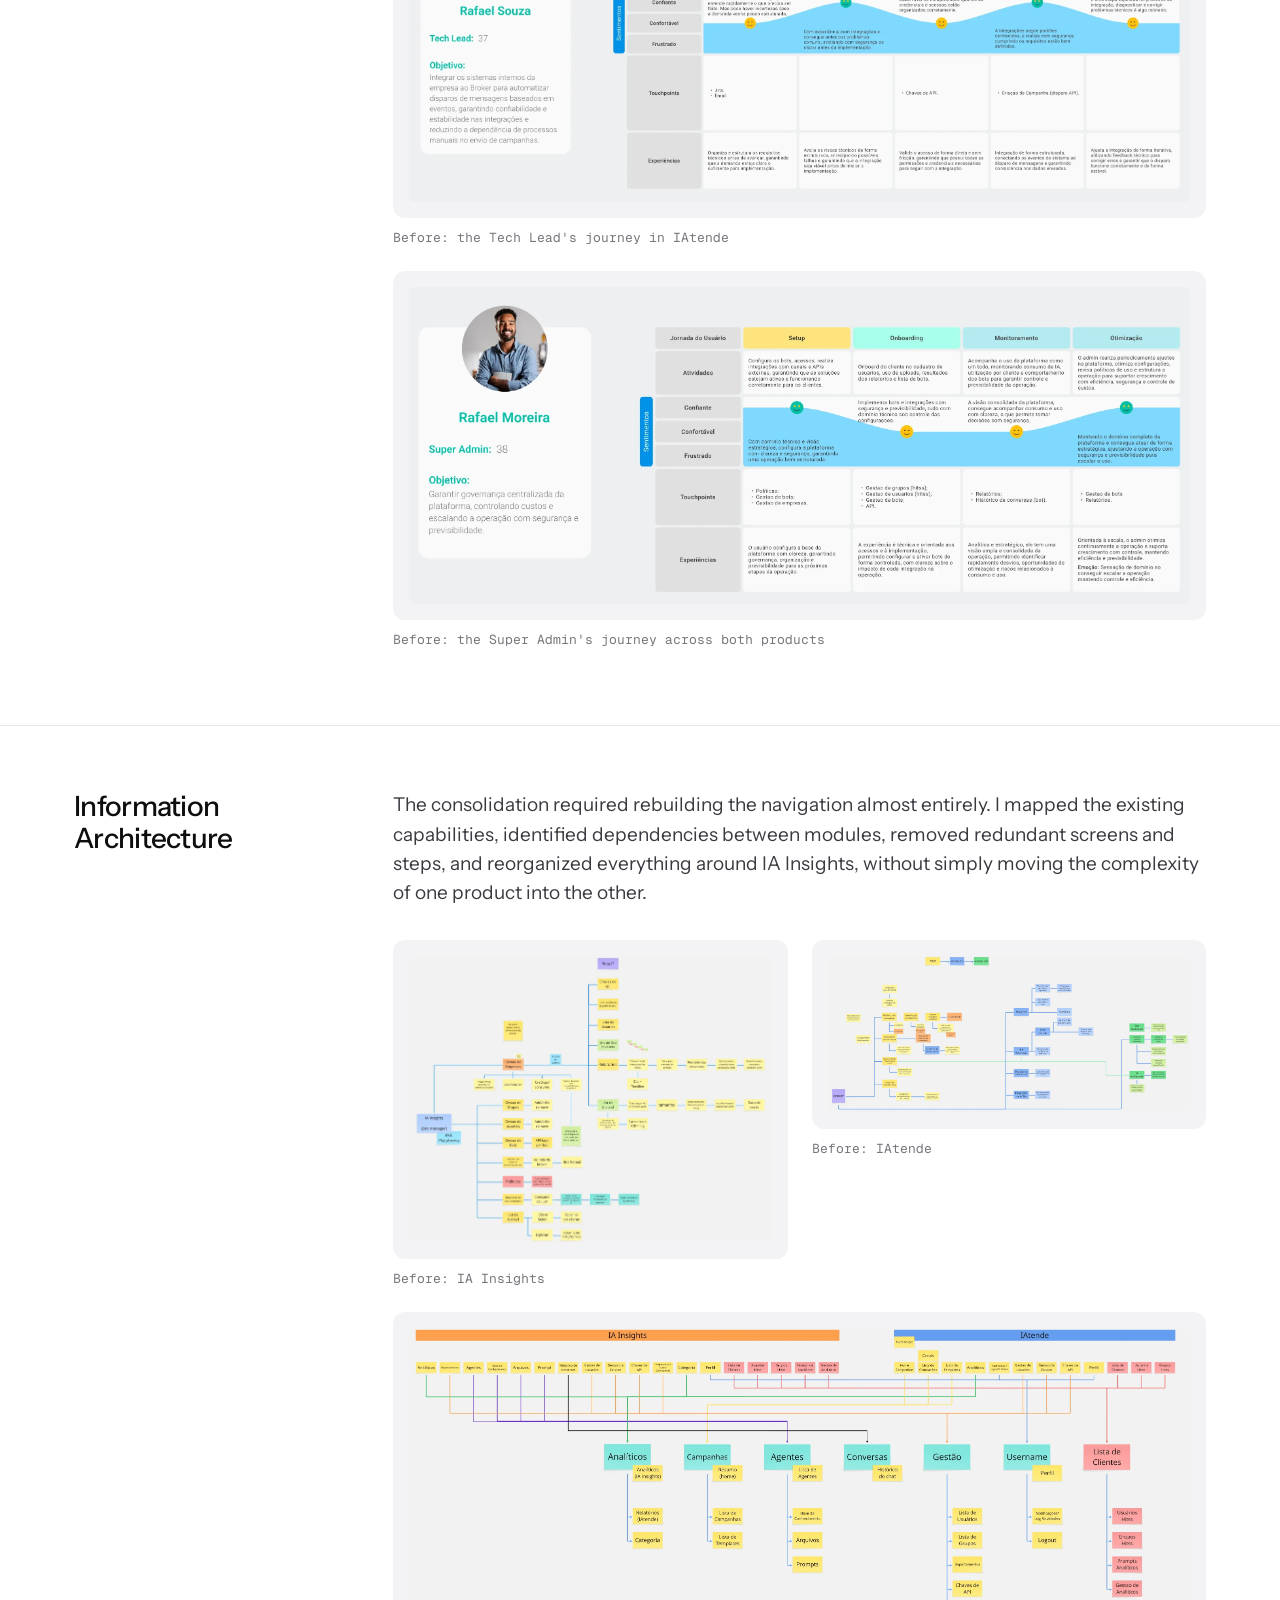
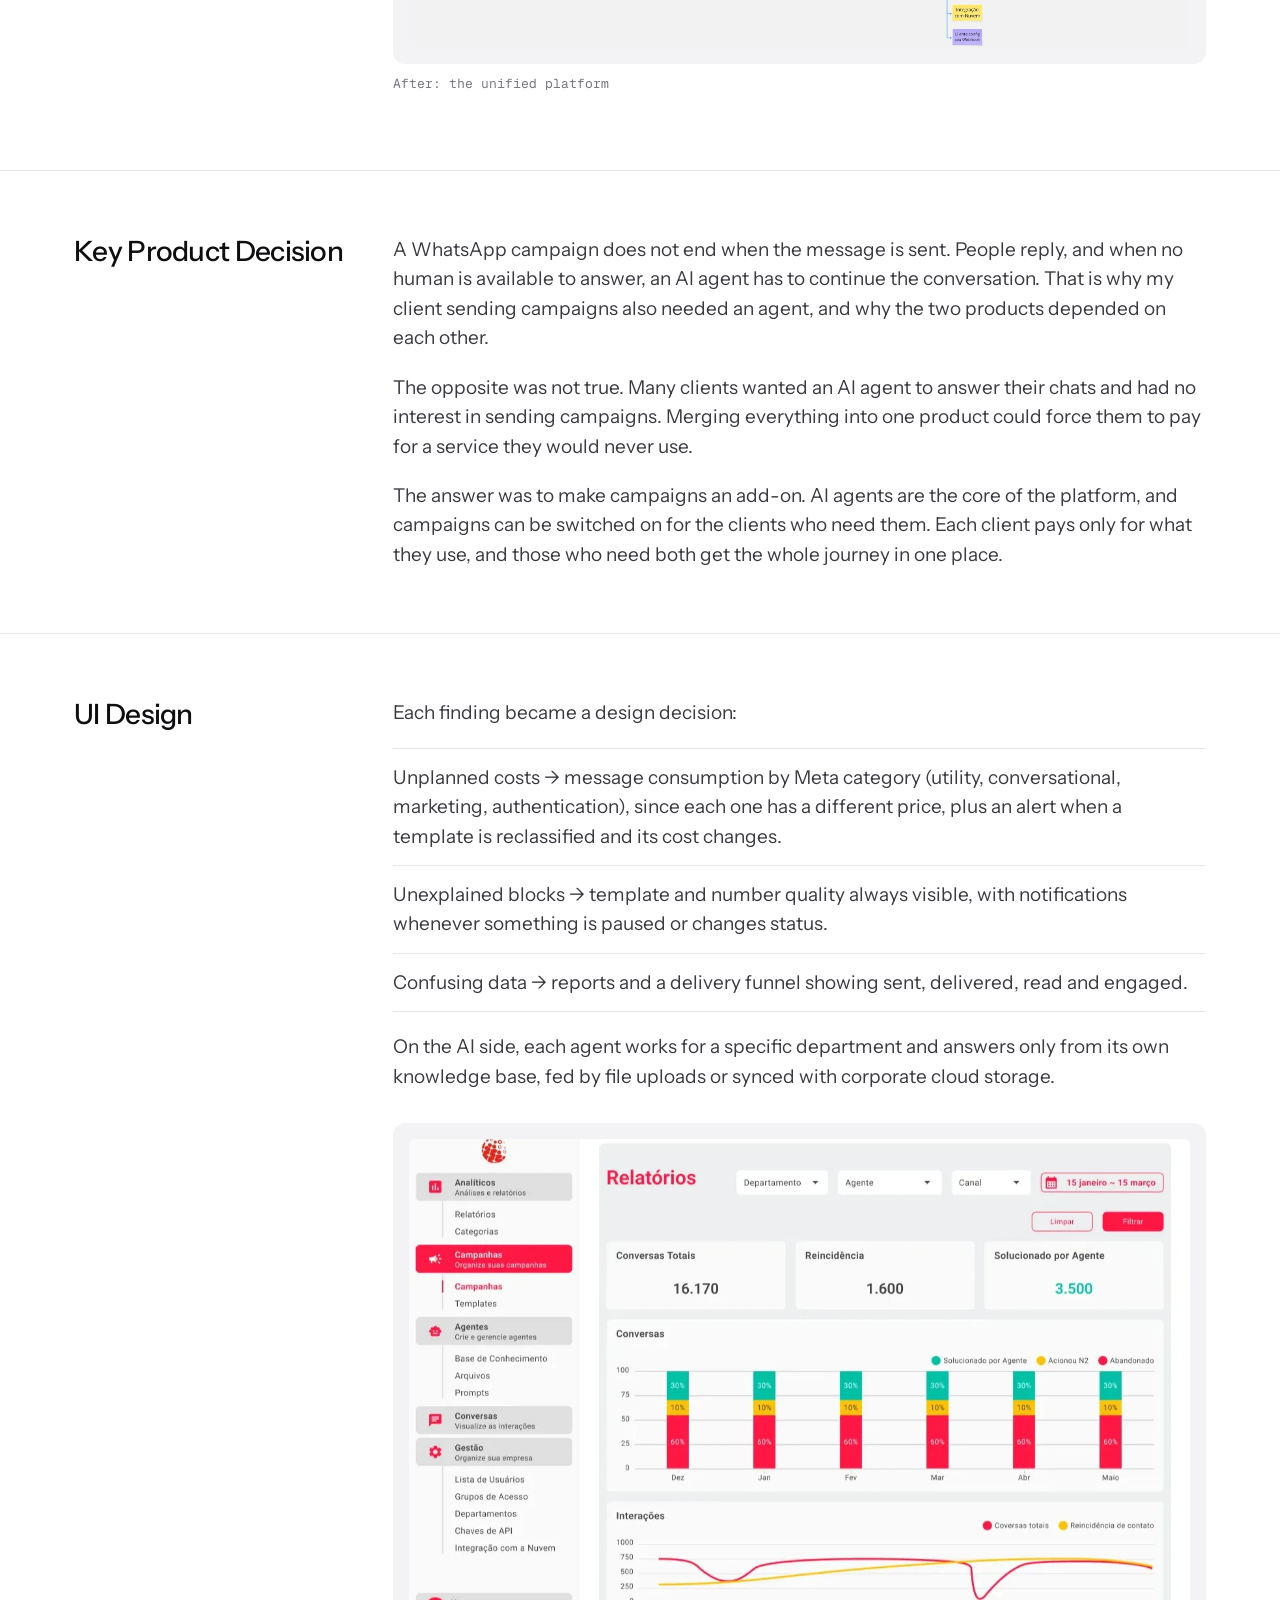
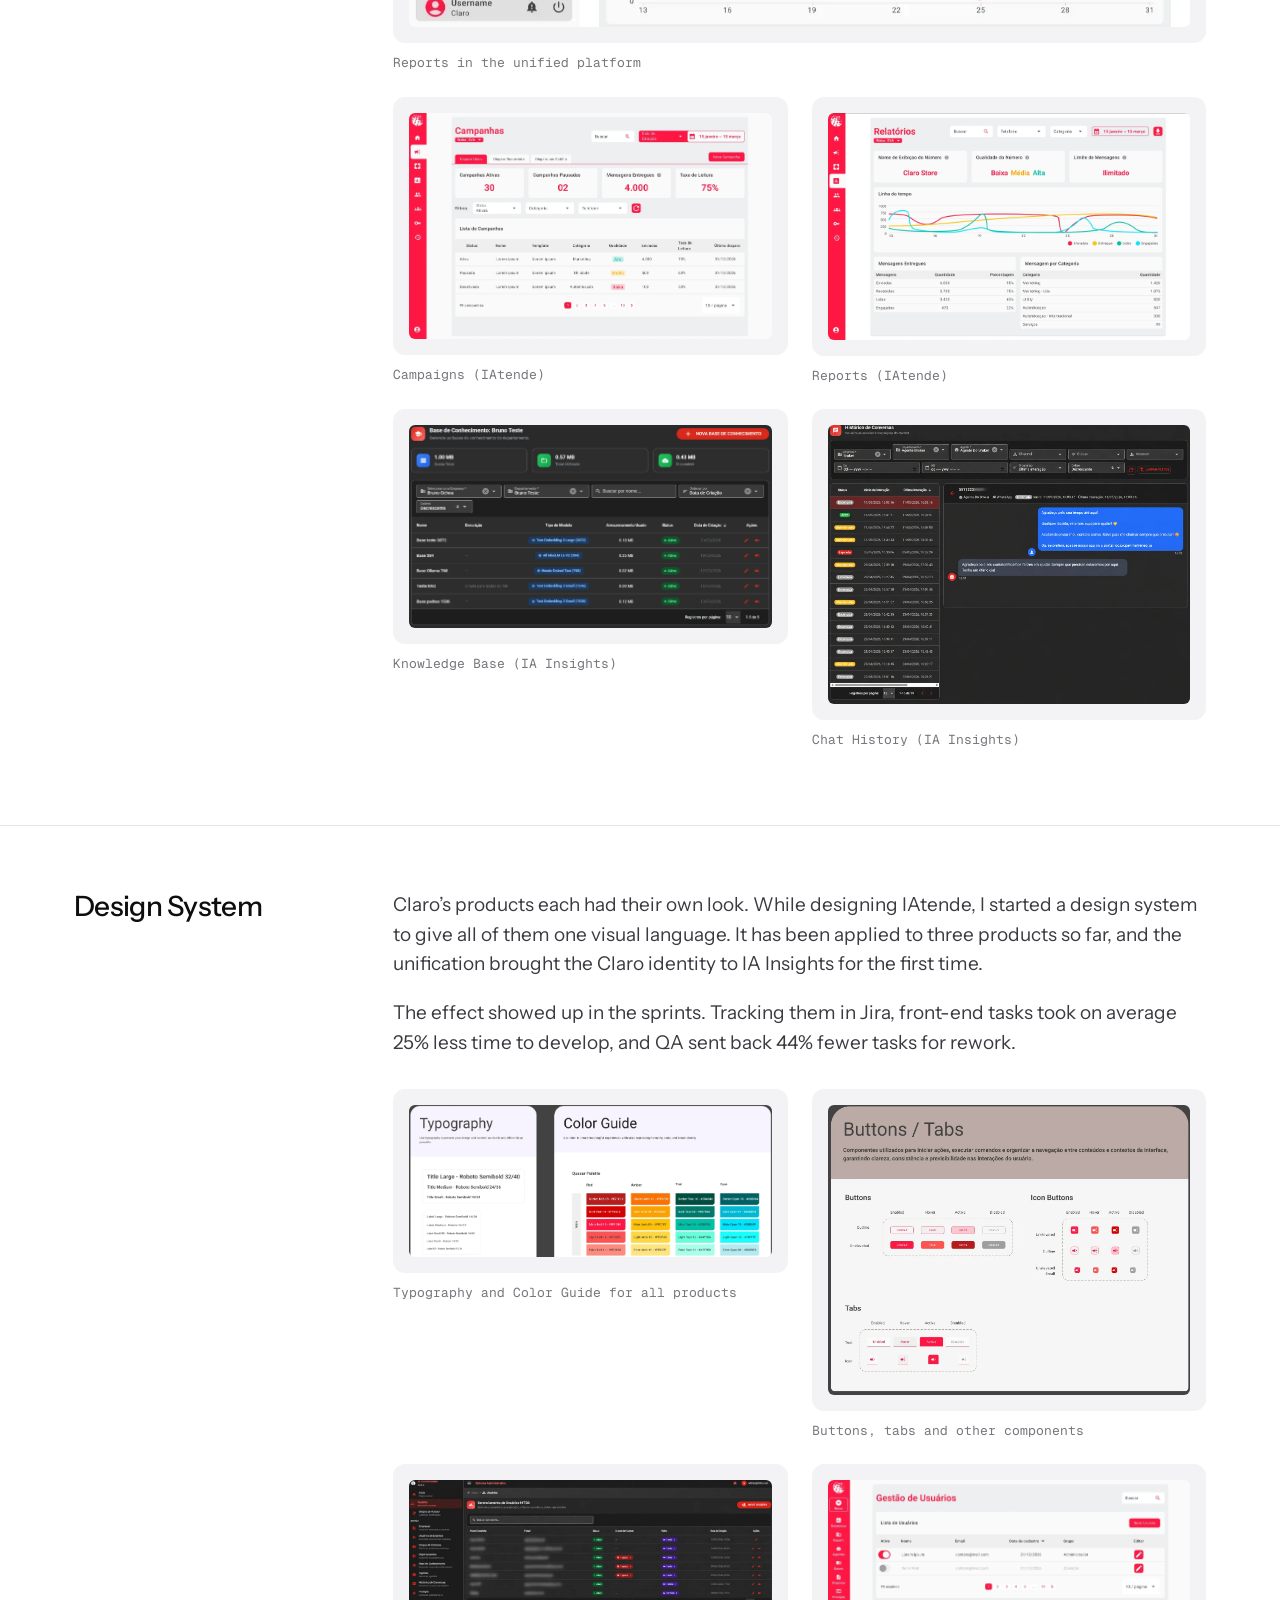
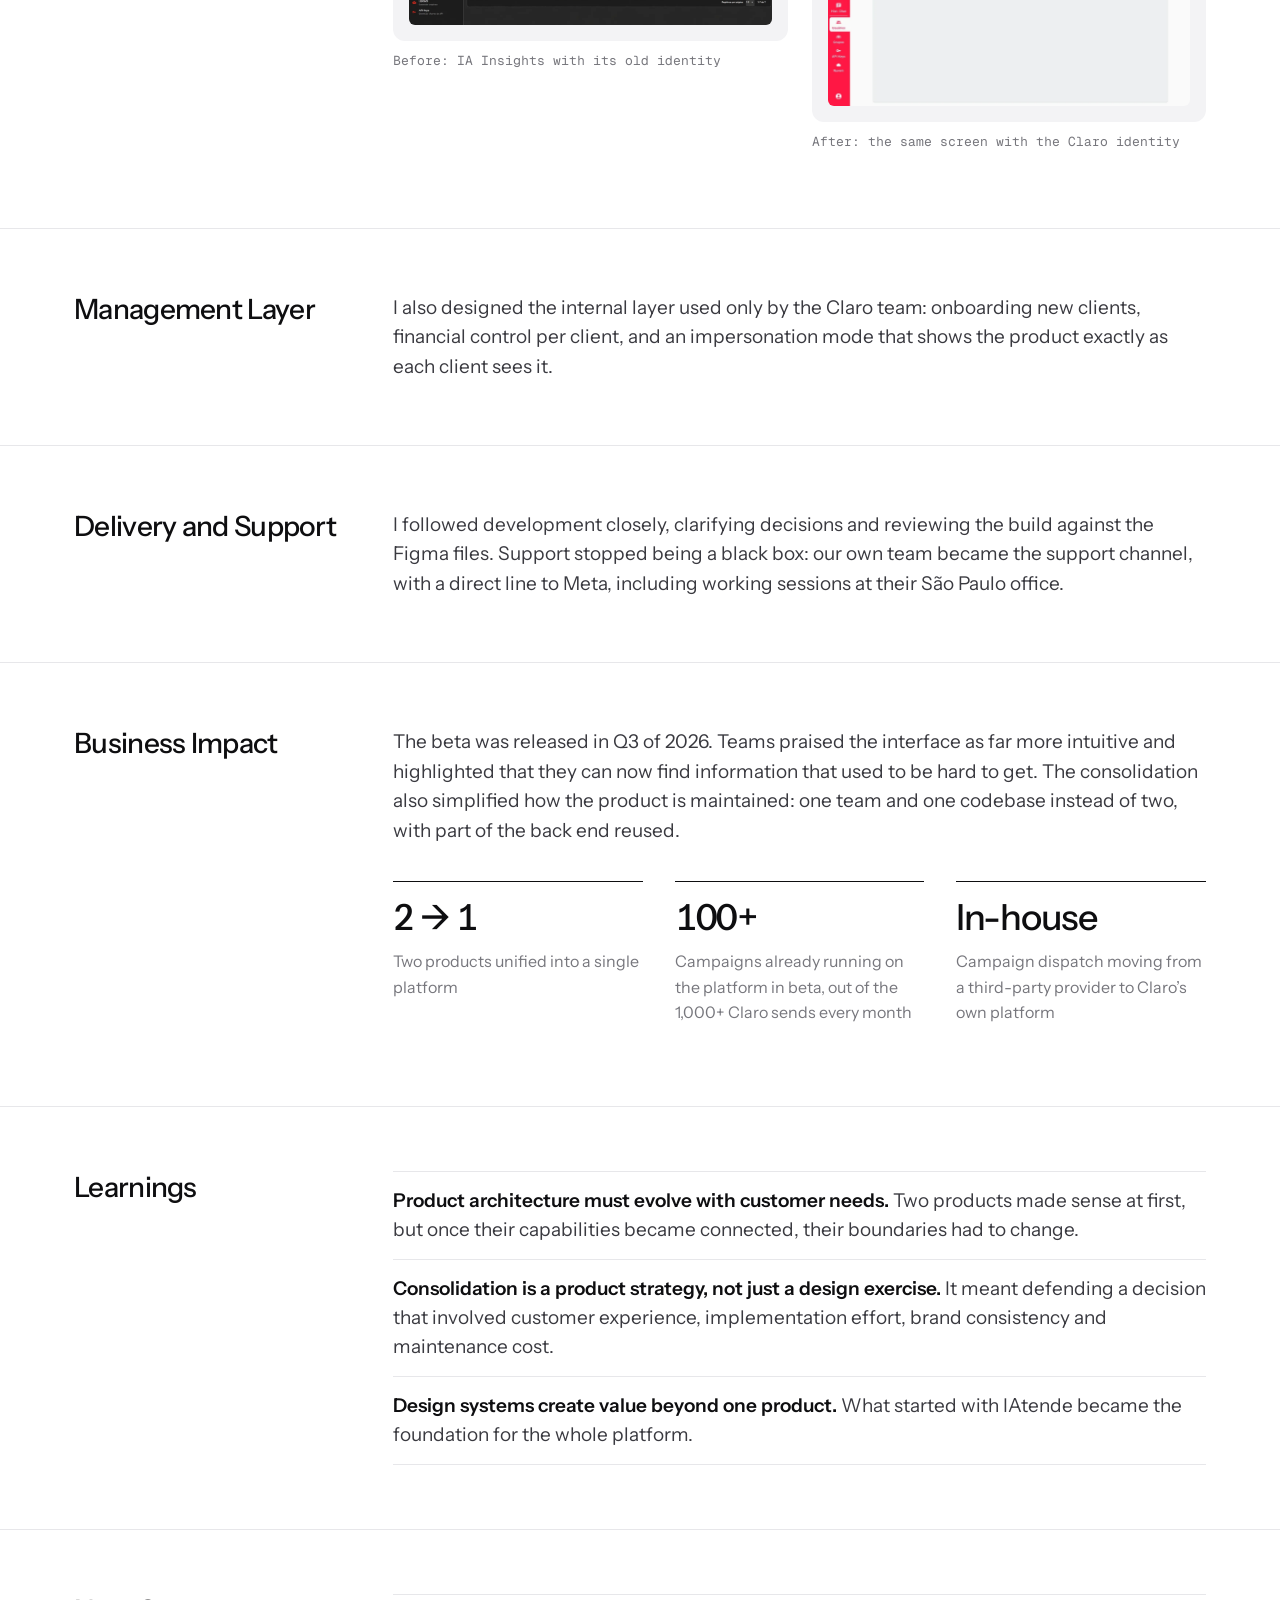
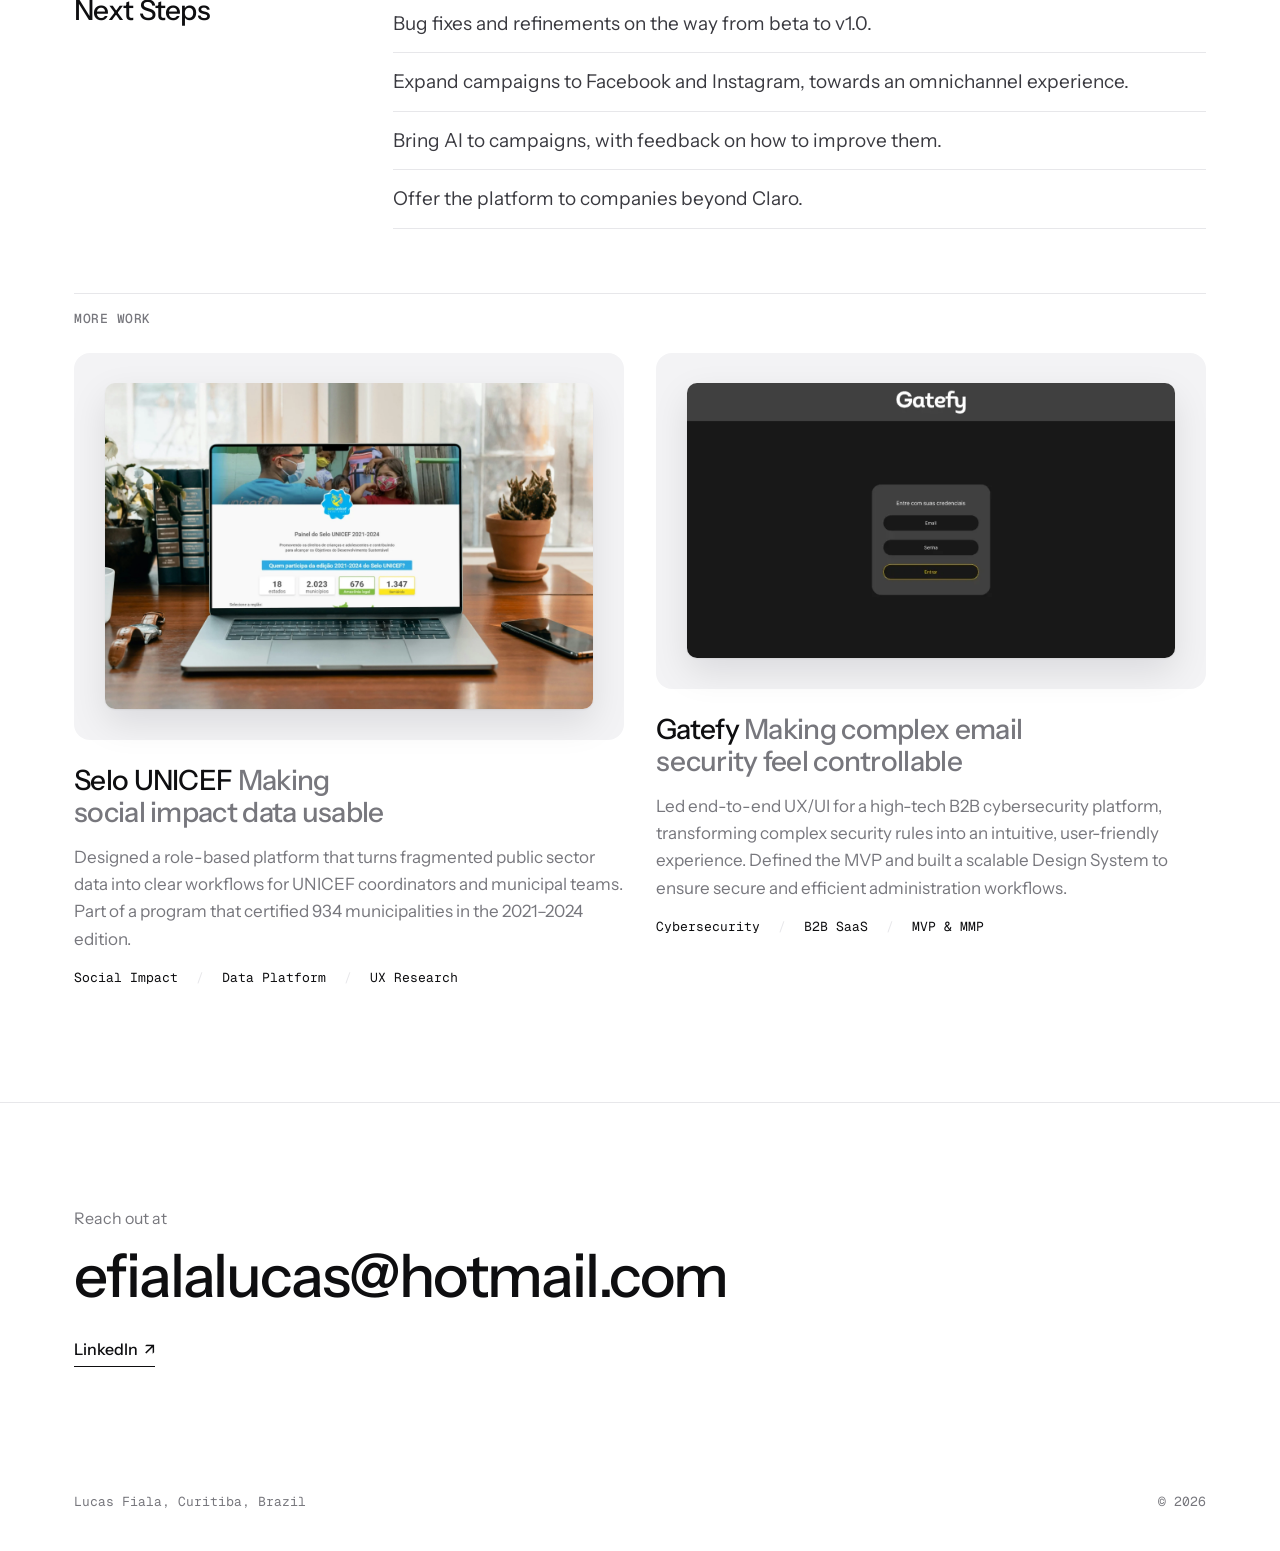
<file: cases/claro.html>
<!DOCTYPE html>
<html lang="en">
<head>
<meta charset="UTF-8">
<meta name="viewport" content="width=device-width, initial-scale=1">
<title>Claro, From Two Products to One Unified Platform | Lucas Fiala</title>
<meta name="description" content="Designed two products from scratch for Claro’s internal teams, a WhatsApp campaign platform and an AI chat agent builder, then merged them into a single jo">
<link rel="preconnect" href="https://fonts.googleapis.com"><link rel="stylesheet" href="https://fonts.googleapis.com/css2?family=Instrument+Sans:wght@400;500;600&family=Geist+Mono:wght@400;500&display=swap">
<link rel="stylesheet" href="../assets/css/style.css">
<link rel="icon" href="../favicon.ico" sizes="32x32">
<link rel="icon" href="../icon.svg" type="image/svg+xml">
<link rel="apple-touch-icon" href="../apple-touch-icon.png">
<link rel="alternate" hreflang="en" href="https://lucasfiala.github.io/cases/claro.html">
<link rel="alternate" hreflang="pt-BR" href="https://lucasfiala.github.io/pt/cases/claro.html">
<link rel="alternate" hreflang="x-default" href="https://lucasfiala.github.io/cases/claro.html">
</head>
<body>
<header class="site-head"><div class="wrap">
  <a class="brand" href="../index.html">Lucas Fiala</a>
  <nav class="nav" aria-label="Main"><a href="../index.html" aria-current="page">Work</a><a href="../about.html">About</a><a class="nav-cta" href="../assets/resume-lfiala.pdf" download>Resume <span aria-hidden="true">↓</span></a><span class="lang"><span class="lang-on" aria-current="true">EN</span><span class="lang-sep" aria-hidden="true">/</span><a href="../pt/cases/claro.html" lang="pt-BR" hreflang="pt-BR" aria-label="Ver em português">PT</a></span></nav>
</div></header>
<main>
  <article class="case-page">
  <header class="case-head"><div class="wrap">
    <p class="hello"><a href="../index.html">Work</a> / Claro</p>
    <h1 class="statement">Claro <em>from two products to one unified platform</em></h1>
    <p class="lede">Designed two products from scratch for Claro’s internal teams, a WhatsApp campaign platform and an AI chat agent builder, then merged them into a single journey. Sole designer, from discovery to beta release.</p>
    <dl class="meta"><div><dt>Role</dt><dd>Senior Product designer</dd></div><div><dt>Team</dt><dd>1 Designer (me), 1 SM, 1 PO, 2 TLs, 2 QAs, 6 Devs</dd></div><div><dt>Tools</dt><dd>Figma, Miro, Claude, GPT</dd></div><div><dt>Timeline</dt><dd>Mar 2025 – Oct 2026<br>(concept to beta release)</dd></div></dl>
    <div class="case-plate"><img src="../assets/img/home/claro.webp" alt="Reports screen of the unified Claro platform" width="2400" height="1599"></div>
  </div></header>
  <section class="sec" aria-labelledby="the-background"><div class="wrap sec-grid">
    <h2 class="sec-title" id="the-background">The Background</h2>
    <div class="sec-body">
<p>Claro was paying a third-party provider to run its WhatsApp campaigns. We proposed bringing this in-house, and that became <strong>IAtende</strong>, a platform to create and manage campaigns. In parallel, <strong>IA Insights</strong> was built to create and manage AI chat agents, with their knowledge bases, departments and reports. The first client was Claro itself, with its internal teams, and the plan was to offer the products to other companies later.</p>
    </div>
  </div></section>
  <section class="sec" aria-labelledby="problem"><div class="wrap sec-grid">
    <h2 class="sec-title" id="problem">Problem</h2>
    <div class="sec-body">
<p>The two products depended on each other. A WhatsApp campaign starts conversations, and when no human is available, an AI agent has to continue them. So anyone sending campaigns needed both products, with two contracts, two interfaces and two onboardings. On our side, it meant two development teams and duplicated operations.</p>
    </div>
  </div></section>
  <section class="sec" aria-labelledby="solution"><div class="wrap sec-grid">
    <h2 class="sec-title" id="solution">Solution</h2>
    <div class="sec-body">
<p>I designed both products from scratch and, together with the PO, defended the decision to unify them. IA Insights became the foundation, and campaigns became an optional add-on inside it. The result was one platform, one visual identity and one development team.</p>
    </div>
  </div></section>
  <section class="sec" aria-labelledby="discovery"><div class="wrap sec-grid">
    <h2 class="sec-title" id="discovery">Discovery</h2>
    <div class="sec-body">
<p>I interviewed Claro’s teams to understand which tools they used and where they struggled, and ran a benchmark of existing platforms. From there I built personas, user journeys, user flows and the information architecture, then moved to wireframes and prototypes. Decisions were made side by side with the PO and validated with the Tech Leads.</p>
<div class="cards"><div class="card"><p class="card-label">FINDING 1: Costs nobody planned</p><p class="card-text">Teams only discovered what a campaign had cost when the invoice arrived.</p></div><div class="card"><p class="card-label">FINDING 2: Blocks with unknown reasons</p><p class="card-text">Campaigns and numbers were paused or blocked. Meta had a reason, but the product never made it clear.</p></div><div class="card"><p class="card-label">FINDING 3: Slow support and confusing data</p><p class="card-text">Questions went unanswered, and the information was hard to find and hard to read.</p></div><div class="card"><p class="card-label">INSIGHT 1: One journey, two products</p><p class="card-text">Sending a campaign and following its conversations were parts of the same task, split across separate products.</p></div><div class="card"><p class="card-label">INSIGHT 2: Not everyone needs campaigns</p><p class="card-text">Many clients only wanted AI agents and should not pay for campaign features they would never use.</p></div><div class="card"><p class="card-label">INSIGHT 3: Consolidation beyond the interface</p><p class="card-text">Unifying the products would also simplify how our own team built and operated them.</p></div></div>
    </div>
  </div></section>
  <section class="sec" aria-labelledby="personas"><div class="wrap sec-grid">
    <h2 class="sec-title" id="personas">Personas</h2>
    <div class="sec-body">
<p>I mapped ten personas in three groups:</p>
<ul class="list"><li><strong>Campaign users:</strong> a Marketing Analyst who runs campaigns daily, a Manager who watches results, budget and the risk of blocks, and a Technical Integrator who connects systems through the API.</li><li><strong>AI agent users:</strong> an Admin who runs the agents day to day, an IT Manager focused on security and compliance, and a Business Manager who checks return on investment.</li><li><strong>Internal team:</strong> Platform Admin, Operations Manager, Back Office and Support.</li></ul>
<p>The internal team was the same for both products, doing the same work twice. That overlap was one of the clearest signs that the two products should become one.</p>
<div class="figs cols-3">
<figure><button class="zoom" type="button" aria-label="Enlarge image"><img src="../assets/img/claro/01.webp" alt="Business Manager - IA Insights" width="1302" height="1201" loading="lazy"></button><figcaption>Business Manager - IA Insights</figcaption></figure>
<figure><button class="zoom" type="button" aria-label="Enlarge image"><img src="../assets/img/claro/02.webp" alt="Tech Lead - IAtende" width="1226" height="1264" loading="lazy"></button><figcaption>Tech Lead - IAtende</figcaption></figure>
<figure><button class="zoom" type="button" aria-label="Enlarge image"><img src="../assets/img/claro/03.webp" alt="Super Admin - Internal team" width="1323" height="1228" loading="lazy"></button><figcaption>Super Admin - Internal team</figcaption></figure>
</div>
    </div>
  </div></section>
  <section class="sec" aria-labelledby="customer-journey"><div class="wrap sec-grid">
    <h2 class="sec-title" id="customer-journey">User Journey</h2>
    <div class="sec-body">
<p>Before, a client who wanted campaigns had to:</p>
<ul class="list"><li>Create and configure an AI agent in IA Insights.</li><li>Open IAtende separately to create and send the campaign.</li><li>Go back to IA Insights to read the conversations and interactions it generated.</li></ul>
<p>After the unification, all of this happens in one environment.</p>
<div class="figs">
<figure><button class="zoom" type="button" aria-label="Enlarge image"><img src="../assets/img/claro/04.webp" alt="Before: the Business Manager's journey in IA Insights" width="2490" height="1022" loading="lazy"></button><figcaption>Before: the Business Manager's journey in IA Insights</figcaption></figure>
<figure><button class="zoom" type="button" aria-label="Enlarge image"><img src="../assets/img/claro/05.webp" alt="Before: the Tech Lead's journey in IAtende" width="2301" height="902" loading="lazy"></button><figcaption>Before: the Tech Lead's journey in IAtende</figcaption></figure>
<figure><button class="zoom" type="button" aria-label="Enlarge image"><img src="../assets/img/claro/06.webp" alt="Before: the Super Admin's journey across both products" width="2387" height="967" loading="lazy"></button><figcaption>Before: the Super Admin's journey across both products</figcaption></figure>
</div>
    </div>
  </div></section>
  <section class="sec" aria-labelledby="information-architecture"><div class="wrap sec-grid">
    <h2 class="sec-title" id="information-architecture">Information Architecture</h2>
    <div class="sec-body">
<p>The consolidation required rebuilding the navigation almost entirely. I mapped the existing capabilities, identified dependencies between modules, removed redundant screens and steps, and reorganized everything around IA Insights, without simply moving the complexity of one product into the other.</p>
<div class="figs cols-2 end-wide">
<figure><button class="zoom" type="button" aria-label="Enlarge image"><img src="../assets/img/claro/07.webp" alt="Before: IA Insights" width="1530" height="1211" loading="lazy"></button><figcaption>Before: IA Insights</figcaption></figure>
<figure><button class="zoom" type="button" aria-label="Enlarge image"><img src="../assets/img/claro/08.webp" alt="Before: IAtende" width="2675" height="1161" loading="lazy"></button><figcaption>Before: IAtende</figcaption></figure>
<figure><button class="zoom" type="button" aria-label="Enlarge image"><img src="../assets/img/claro/09.webp" alt="After: the unified platform" width="2855" height="1170" loading="lazy"></button><figcaption>After: the unified platform</figcaption></figure>
</div>
    </div>
  </div></section>
  <section class="sec" aria-labelledby="key-product-decision"><div class="wrap sec-grid">
    <h2 class="sec-title" id="key-product-decision">Key Product Decision</h2>
    <div class="sec-body">
<p>A WhatsApp campaign does not end when the message is sent. People reply, and when no human is available to answer, an AI agent has to continue the conversation. That is why my client sending campaigns also needed an agent, and why the two products depended on each other.</p>
<p>The opposite was not true. Many clients wanted an AI agent to answer their chats and had no interest in sending campaigns. Merging everything into one product could force them to pay for a service they would never use.</p>
<p>The answer was to make campaigns an add-on. AI agents are the core of the platform, and campaigns can be switched on for the clients who need them. Each client pays only for what they use, and those who need both get the whole journey in one place.</p>
    </div>
  </div></section>
  <section class="sec" aria-labelledby="ui-design"><div class="wrap sec-grid">
    <h2 class="sec-title" id="ui-design">UI Design</h2>
    <div class="sec-body">
<p>Each finding became a design decision:</p>
<ul class="list"><li>Unplanned costs → message consumption by Meta category (utility, conversational, marketing, authentication), since each one has a different price, plus an alert when a template is reclassified and its cost changes.</li><li>Unexplained blocks → template and number quality always visible, with notifications whenever something is paused or changes status.</li><li>Confusing data → reports and a delivery funnel showing sent, delivered, read and engaged.</li></ul>
<p>On the AI side, each agent works for a specific department and answers only from its own knowledge base, fed by file uploads or synced with corporate cloud storage.</p>
<div class="figs cols-2">
<figure><button class="zoom" type="button" aria-label="Enlarge image"><img src="../assets/img/claro/10.webp" alt="Reports in the unified platform" width="1200" height="750" loading="lazy"></button><figcaption>Reports in the unified platform</figcaption></figure>
<figure><button class="zoom" type="button" aria-label="Enlarge image"><img src="../assets/img/claro/11.webp" alt="Campaigns (IAtende)" width="1654" height="1031" loading="lazy"></button><figcaption>Campaigns (IAtende)</figcaption></figure>
<figure><button class="zoom" type="button" aria-label="Enlarge image"><img src="../assets/img/claro/12.webp" alt="Reports (IAtende)" width="1943" height="1216" loading="lazy"></button><figcaption>Reports (IAtende)</figcaption></figure>
<figure><button class="zoom" type="button" aria-label="Enlarge image"><img src="../assets/img/claro/13.webp" alt="Knowledge Base (IA Insights)" width="1469" height="822" loading="lazy"></button><figcaption>Knowledge Base (IA Insights)</figcaption></figure>
<figure><button class="zoom" type="button" aria-label="Enlarge image"><img src="../assets/img/claro/14.webp" alt="Chat History (IA Insights)" width="1431" height="1099" loading="lazy"></button><figcaption>Chat History (IA Insights)</figcaption></figure>
</div>
    </div>
  </div></section>
  <section class="sec" aria-labelledby="design-system"><div class="wrap sec-grid">
    <h2 class="sec-title" id="design-system">Design System</h2>
    <div class="sec-body">
<p>Claro’s products each had their own look. While designing IAtende, I started a design system to give all of them one visual language. It has been applied to three products so far, and the unification brought the Claro identity to IA Insights for the first time.</p>
<p>The effect showed up in the sprints. Tracking them in Jira, front-end tasks took on average 25% less time to develop, and QA sent back 44% fewer tasks for rework.</p>
<div class="figs cols-2">
<figure><button class="zoom" type="button" aria-label="Enlarge image"><img src="../assets/img/claro/15.webp" alt="Typography and Color Guide for all products" width="1971" height="827" loading="lazy"></button><figcaption>Typography and Color Guide for all products</figcaption></figure>
<figure><button class="zoom" type="button" aria-label="Enlarge image"><img src="../assets/img/claro/16.webp" alt="Buttons, tabs and other components" width="1349" height="1077" loading="lazy"></button><figcaption>Buttons, tabs and other components</figcaption></figure>
<figure><button class="zoom" type="button" aria-label="Enlarge image"><img src="../assets/img/claro/17.webp" alt="Before: IA Insights with its old identity" width="1983" height="793" loading="lazy"></button><figcaption>Before: IA Insights with its old identity</figcaption></figure>
<figure><button class="zoom" type="button" aria-label="Enlarge image"><img src="../assets/img/claro/18.webp" alt="After: the same screen with the Claro identity" width="1501" height="936" loading="lazy"></button><figcaption>After: the same screen with the Claro identity</figcaption></figure>
</div>
    </div>
  </div></section>
  <section class="sec" aria-labelledby="management-layer"><div class="wrap sec-grid">
    <h2 class="sec-title" id="management-layer">Management Layer</h2>
    <div class="sec-body">
<p>I also designed the internal layer used only by the Claro team: onboarding new clients, financial control per client, and an impersonation mode that shows the product exactly as each client sees it.</p>
    </div>
  </div></section>
  <section class="sec" aria-labelledby="delivery-and-support"><div class="wrap sec-grid">
    <h2 class="sec-title" id="delivery-and-support">Delivery and Support</h2>
    <div class="sec-body">
<p>I followed development closely, clarifying decisions and reviewing the build against the Figma files. Support stopped being a black box: our own team became the support channel, with a direct line to Meta, including working sessions at their São Paulo office.</p>
    </div>
  </div></section>
  <section class="sec" aria-labelledby="business-impact"><div class="wrap sec-grid">
    <h2 class="sec-title" id="business-impact">Business Impact</h2>
    <div class="sec-body">
<p>The beta was released in Q3 of 2026. Teams praised the interface as far more intuitive and highlighted that they can now find information that used to be hard to get. The consolidation also simplified how the product is maintained: one team and one codebase instead of two, with part of the back end reused.</p>
<div class="stats"><div class="stat"><p class="stat-num">2 → 1</p><p class="stat-text">Two products unified into a single platform</p></div><div class="stat"><p class="stat-num">100+</p><p class="stat-text">Campaigns already running on the platform in beta, out of the 1,000+ Claro sends every month</p></div><div class="stat"><p class="stat-num">In-house</p><p class="stat-text">Campaign dispatch moving from a third-party provider to Claro’s own platform</p></div></div>
    </div>
  </div></section>
  <section class="sec" aria-labelledby="learnings"><div class="wrap sec-grid">
    <h2 class="sec-title" id="learnings">Learnings</h2>
    <div class="sec-body">
<ul class="list"><li><strong>Product architecture must evolve with customer needs.</strong> Two products made sense at first, but once their capabilities became connected, their boundaries had to change.</li><li><strong>Consolidation is a product strategy, not just a design exercise.</strong> It meant defending a decision that involved customer experience, implementation effort, brand consistency and maintenance cost.</li><li><strong>Design systems create value beyond one product.</strong> What started with IAtende became the foundation for the whole platform.</li></ul>
    </div>
  </div></section>
  <section class="sec" aria-labelledby="next-steps"><div class="wrap sec-grid">
    <h2 class="sec-title" id="next-steps">Next Steps</h2>
    <div class="sec-body">
<ul class="list"><li>Bug fixes and refinements on the way from beta to v1.0.</li><li>Expand campaigns to Facebook and Instagram, towards an omnichannel experience.</li><li>Bring AI to campaigns, with feedback on how to improve them.</li><li>Offer the platform to companies beyond Claro.</li></ul>
    </div>
  </div></section>
  </article>
  <section aria-labelledby="more-label"><div class="wrap">
    <h2 class="section-label" id="more-label">More work</h2>
    <div class="work work-2">
      <a class="case" href="../cases/unicef.html">
        <div class="case-plate"><img src="../assets/img/home/unicef.webp" alt="Selo UNICEF 2021–2024 panel" width="2400" height="1600" loading="lazy"></div>
        <div class="case-body">
          <h3 class="case-title">Selo UNICEF <em>Making social impact data usable</em></h3>
          <div>
            <p class="case-text">Designed a role-based platform that turns fragmented public sector data into clear workflows for UNICEF coordinators and municipal teams. Part of a program that certified 934 municipalities in the 2021–2024 edition.</p>
            <ul class="tags"><li>Social Impact</li><li>Data Platform</li><li>UX Research</li></ul>
          </div>
        </div>
      </a>
      <a class="case" href="../cases/gatefy.html">
        <div class="case-plate"><img src="../assets/img/home/gatefy.webp" alt="Gatefy sign-in screen" width="1279" height="719" loading="lazy"></div>
        <div class="case-body">
          <h3 class="case-title">Gatefy <em>Making complex email security feel controllable</em></h3>
          <div>
            <p class="case-text">Led end-to-end UX/UI for a high-tech B2B cybersecurity platform, transforming complex security rules into an intuitive, user-friendly experience. Defined the MVP and built a scalable Design System to ensure secure and efficient administration workflows.</p>
            <ul class="tags"><li>Cybersecurity</li><li>B2B SaaS</li><li>MVP &amp; MMP</li></ul>
          </div>
        </div>
      </a>
    </div>
  </div></section>
  <section class="contact" id="contact"><div class="wrap">
    <p>Reach out at</p>
    <a class="mail" href="mailto:efialalucas@hotmail.com">efialalucas@hotmail.com</a>
    <div class="links"><a class="link" href="https://www.linkedin.com/in/lfiala/" target="_blank" rel="noopener">LinkedIn <span aria-hidden="true">↗</span></a></div>
  </div></section>
</main>
<footer class="site-foot"><div class="wrap"><span>Lucas Fiala, Curitiba, Brazil</span><span>© <span data-year>2026</span></span></div></footer>
<script src="../assets/js/main.js"></script>
</body>
</html>
</file>
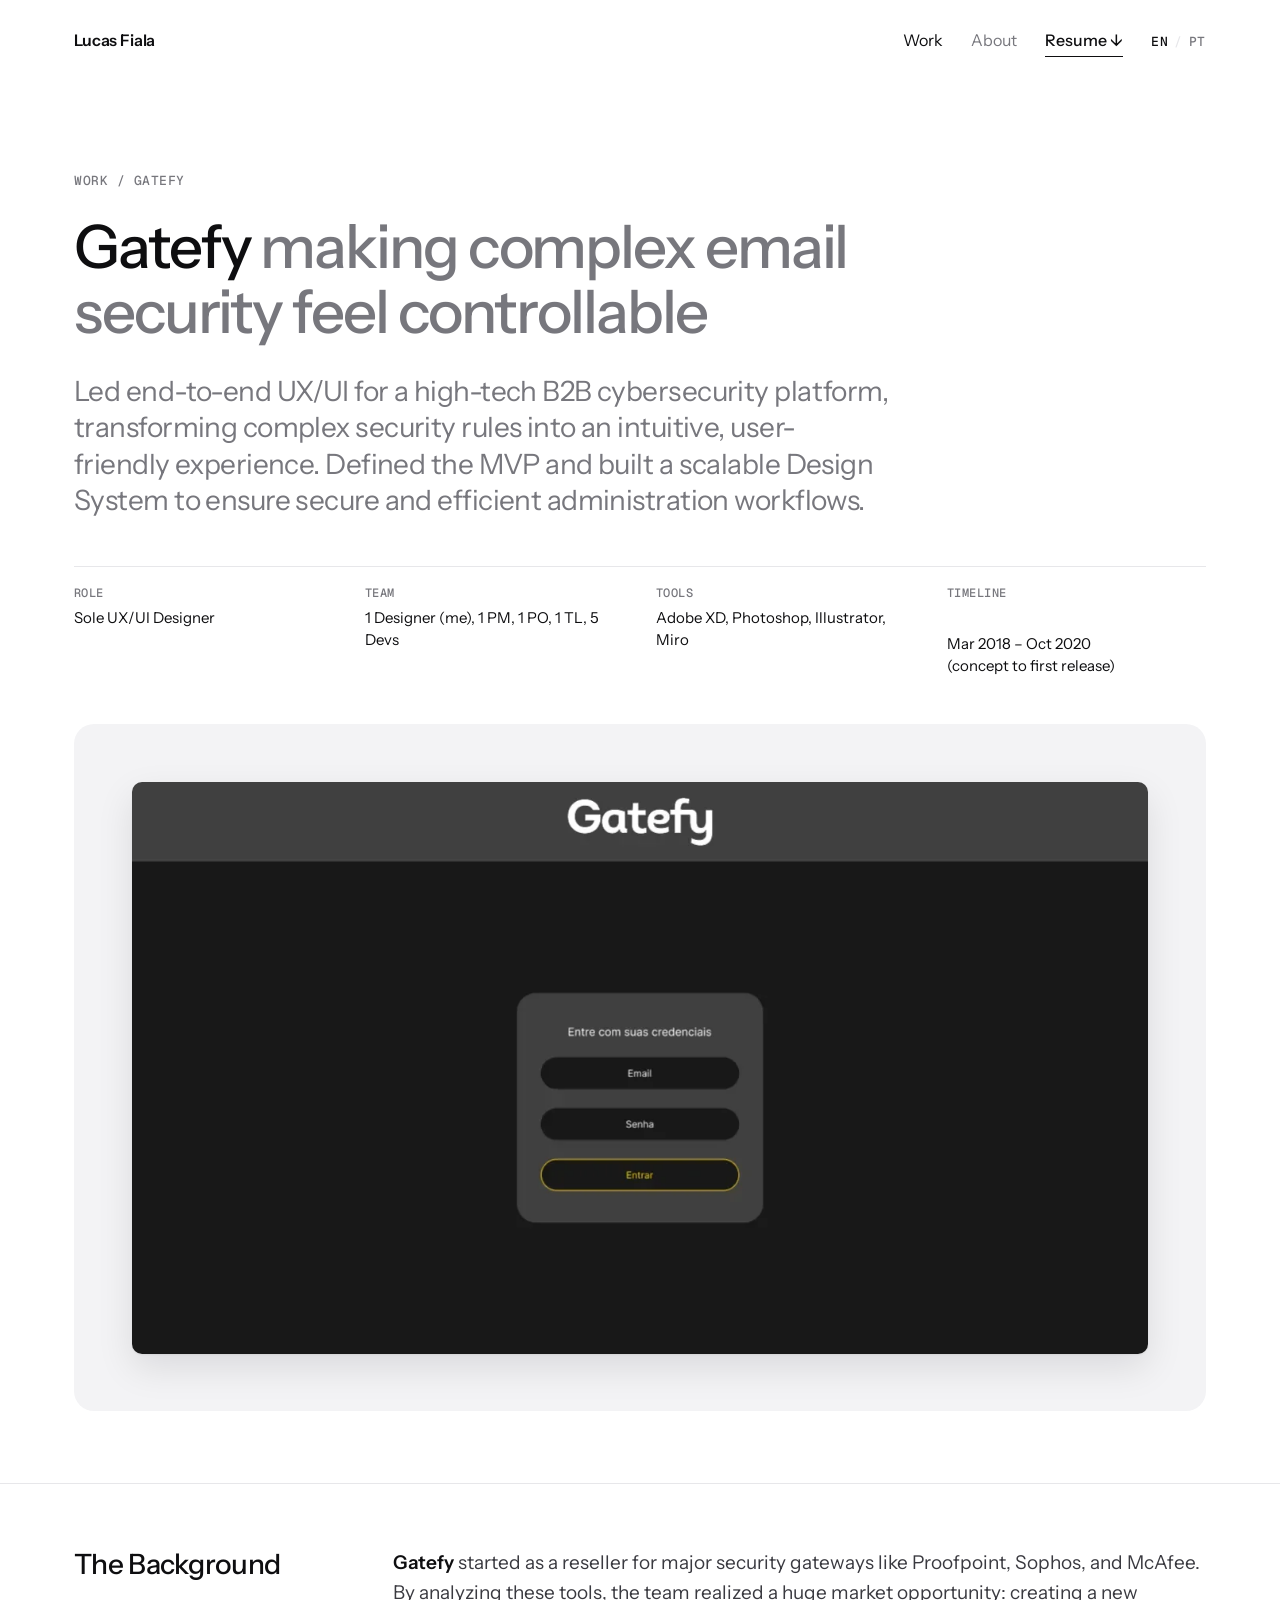
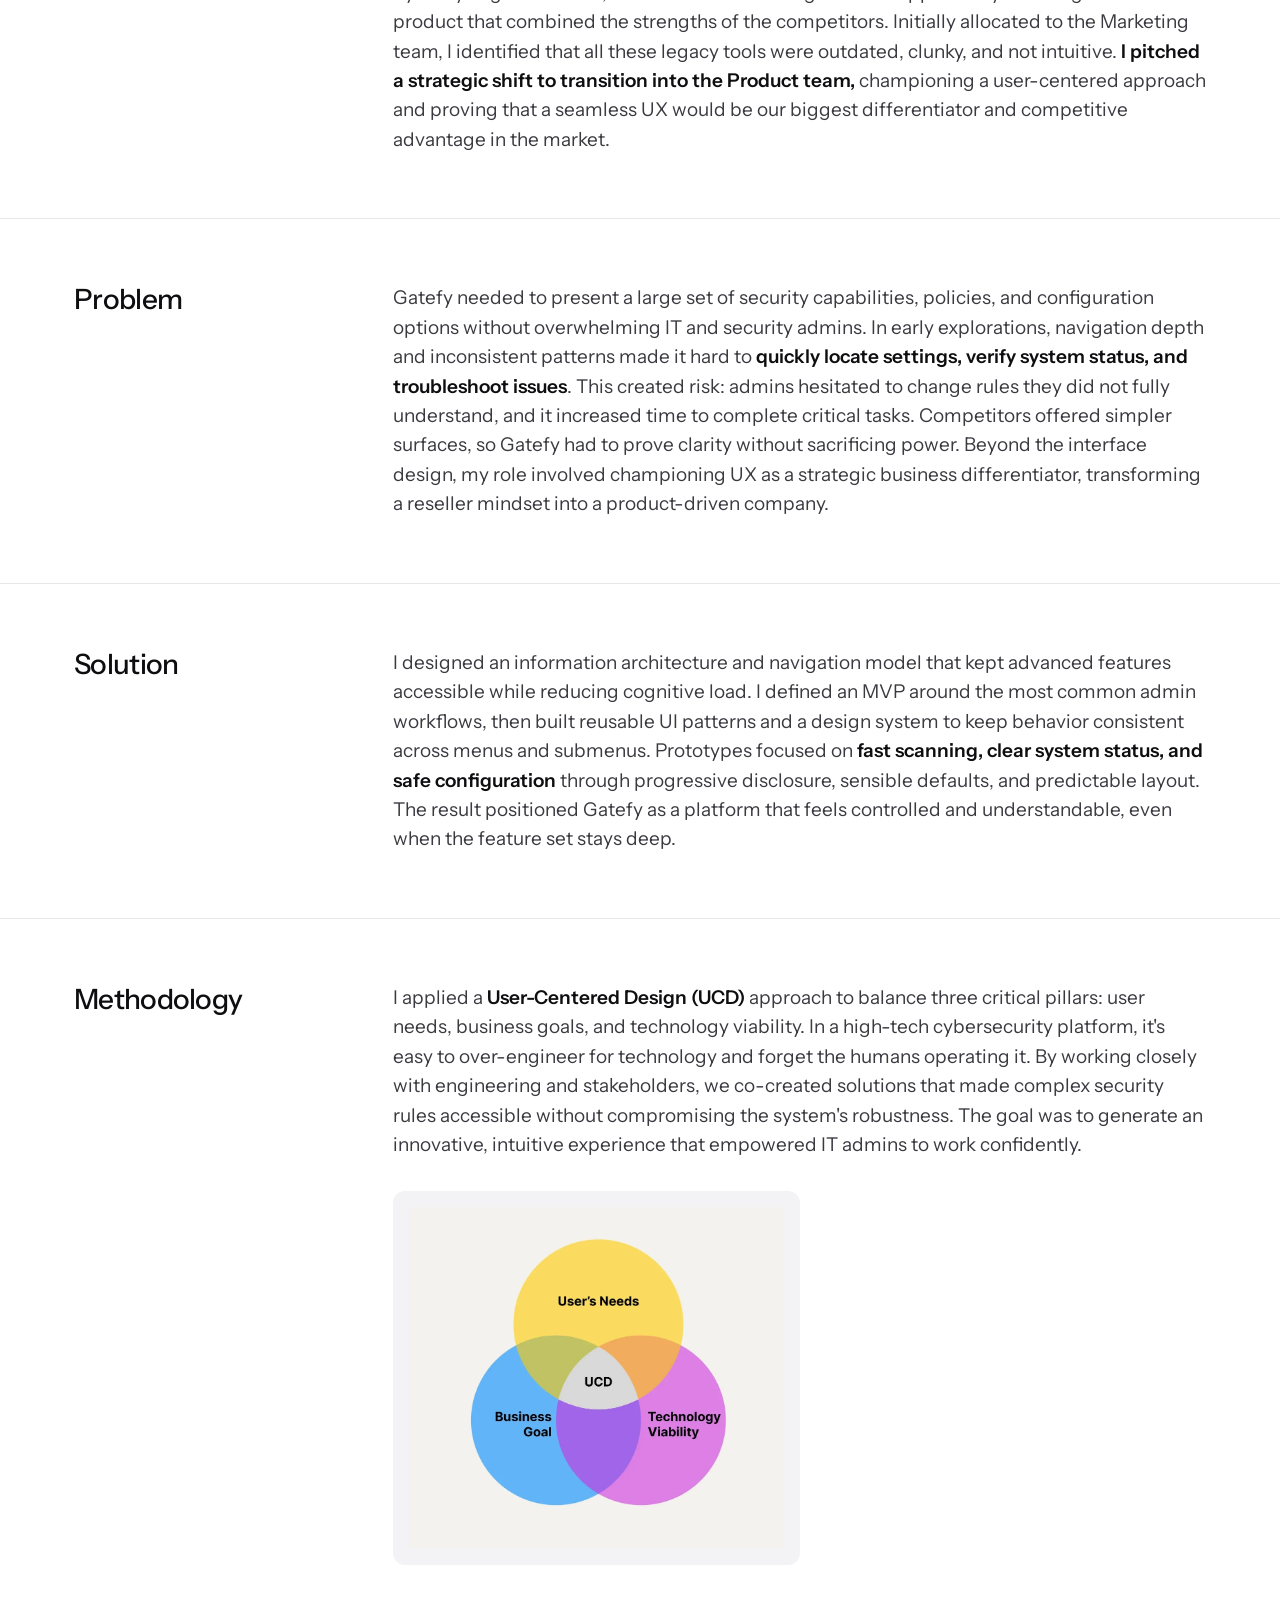
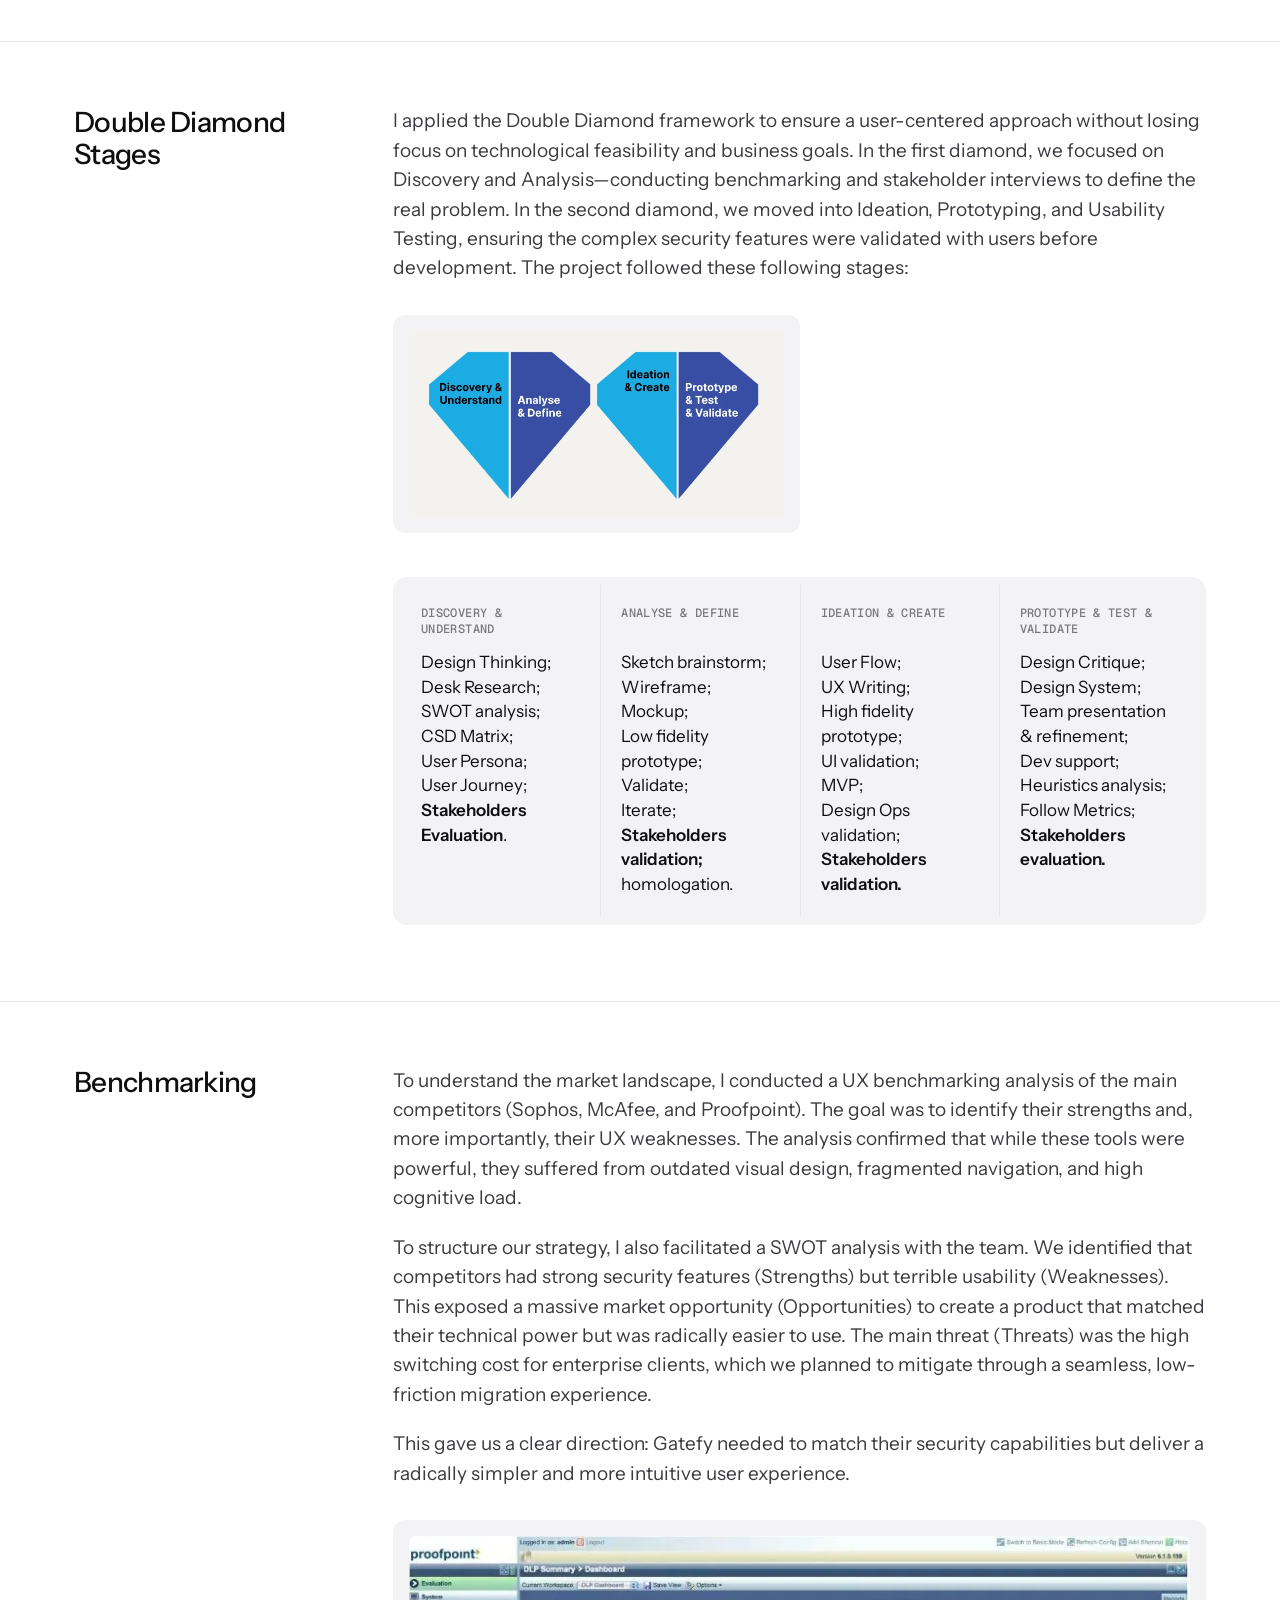
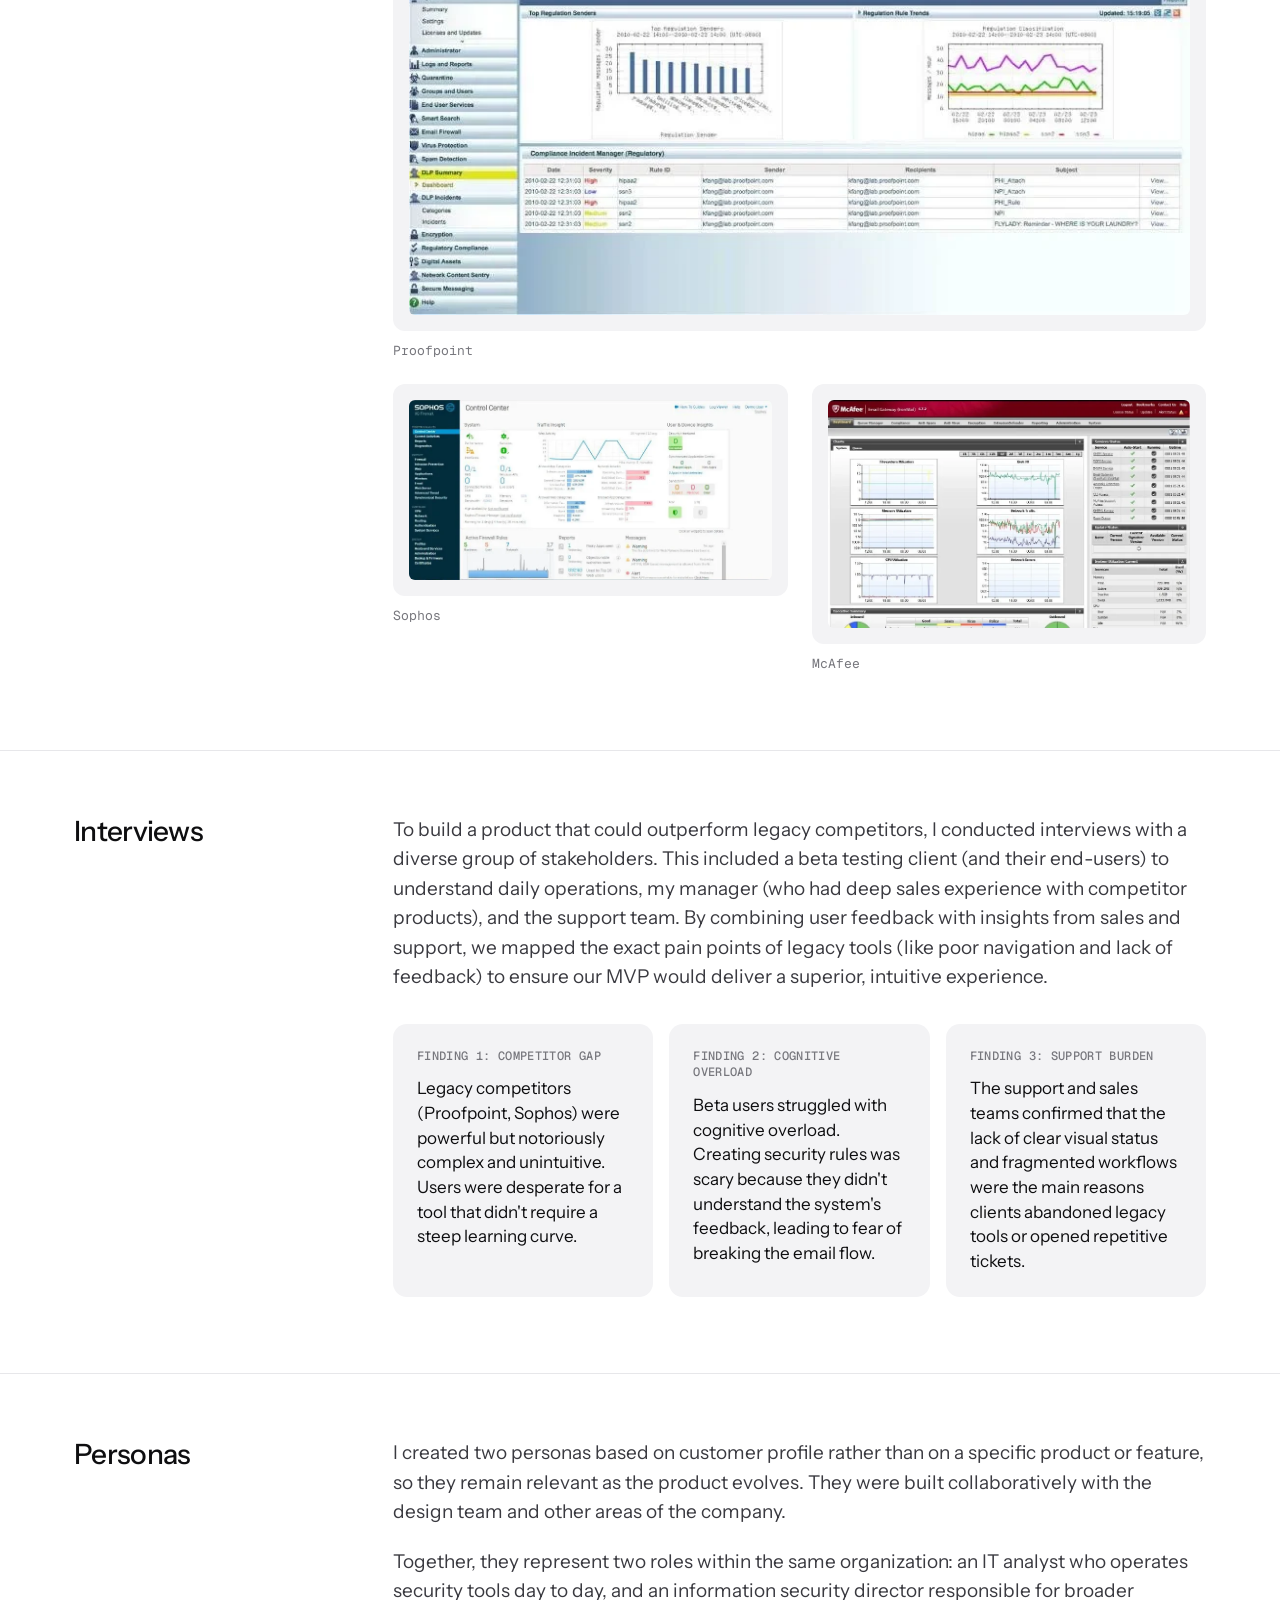
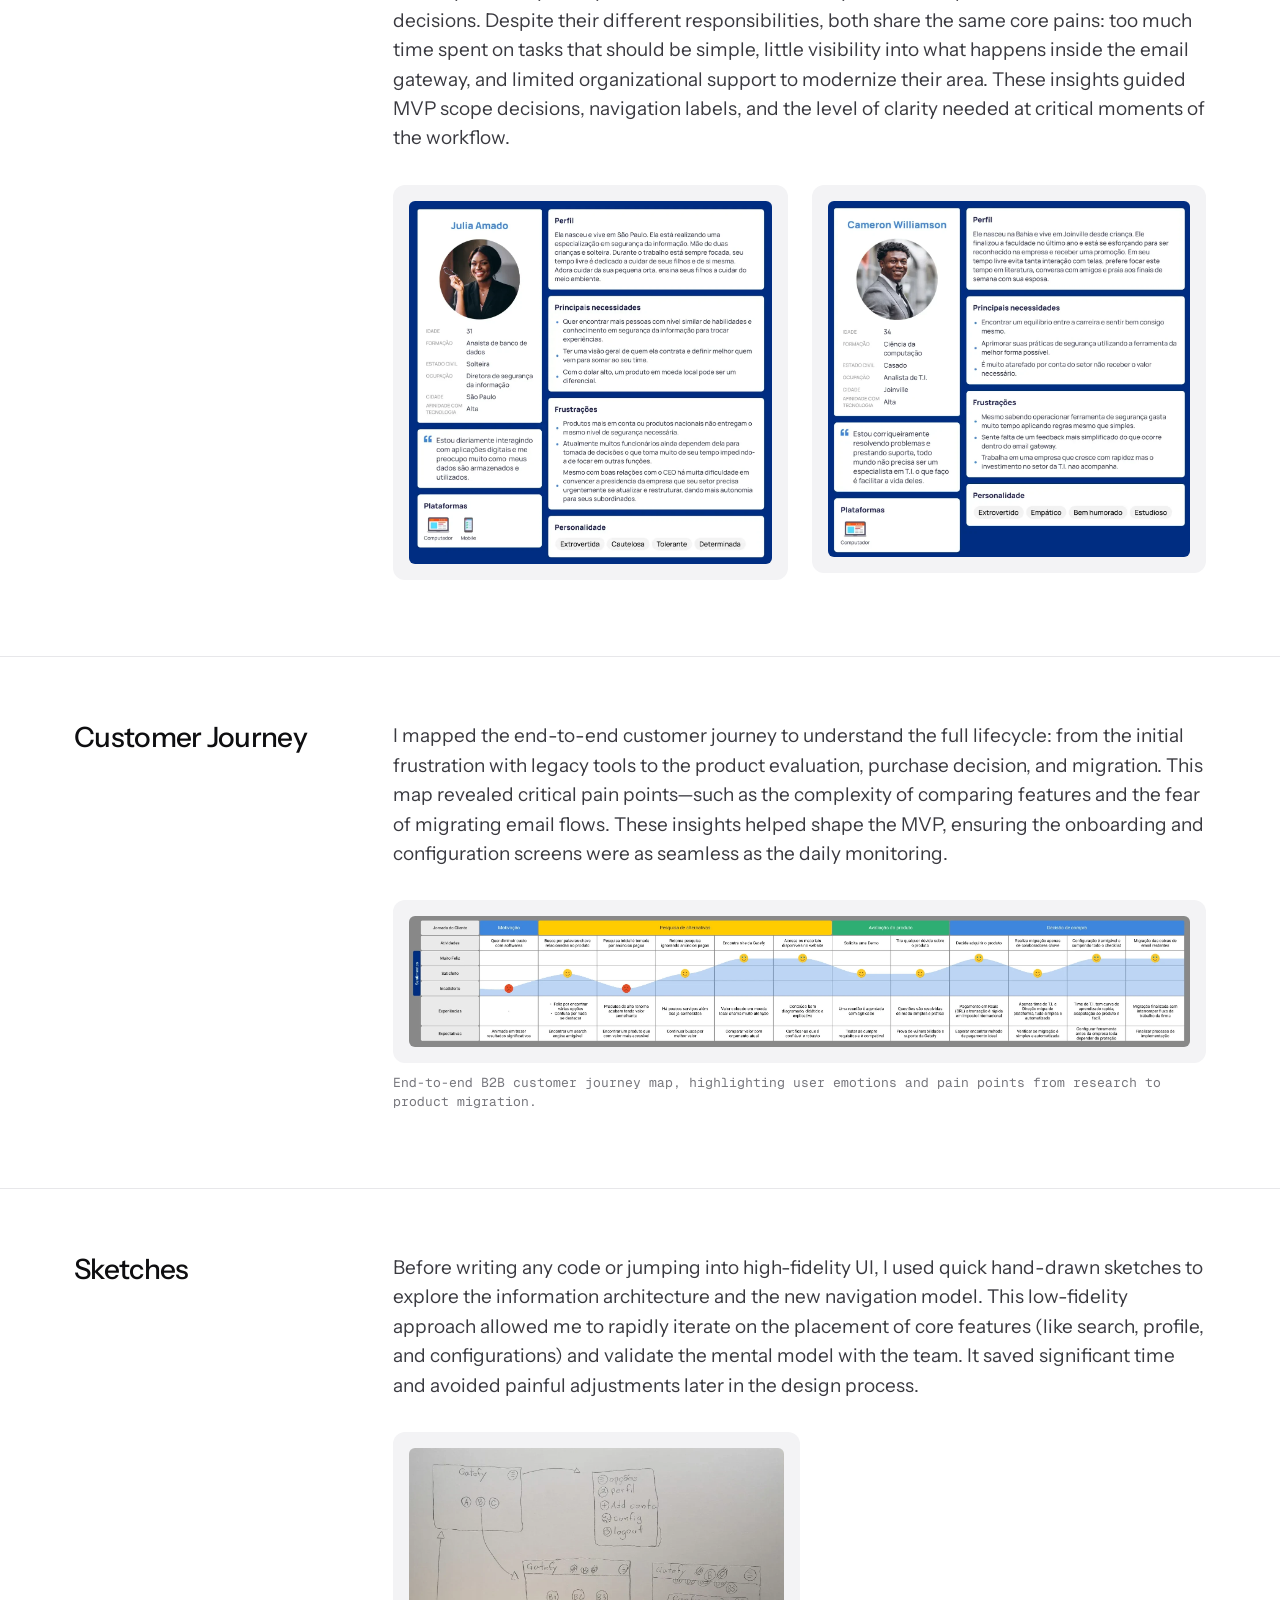
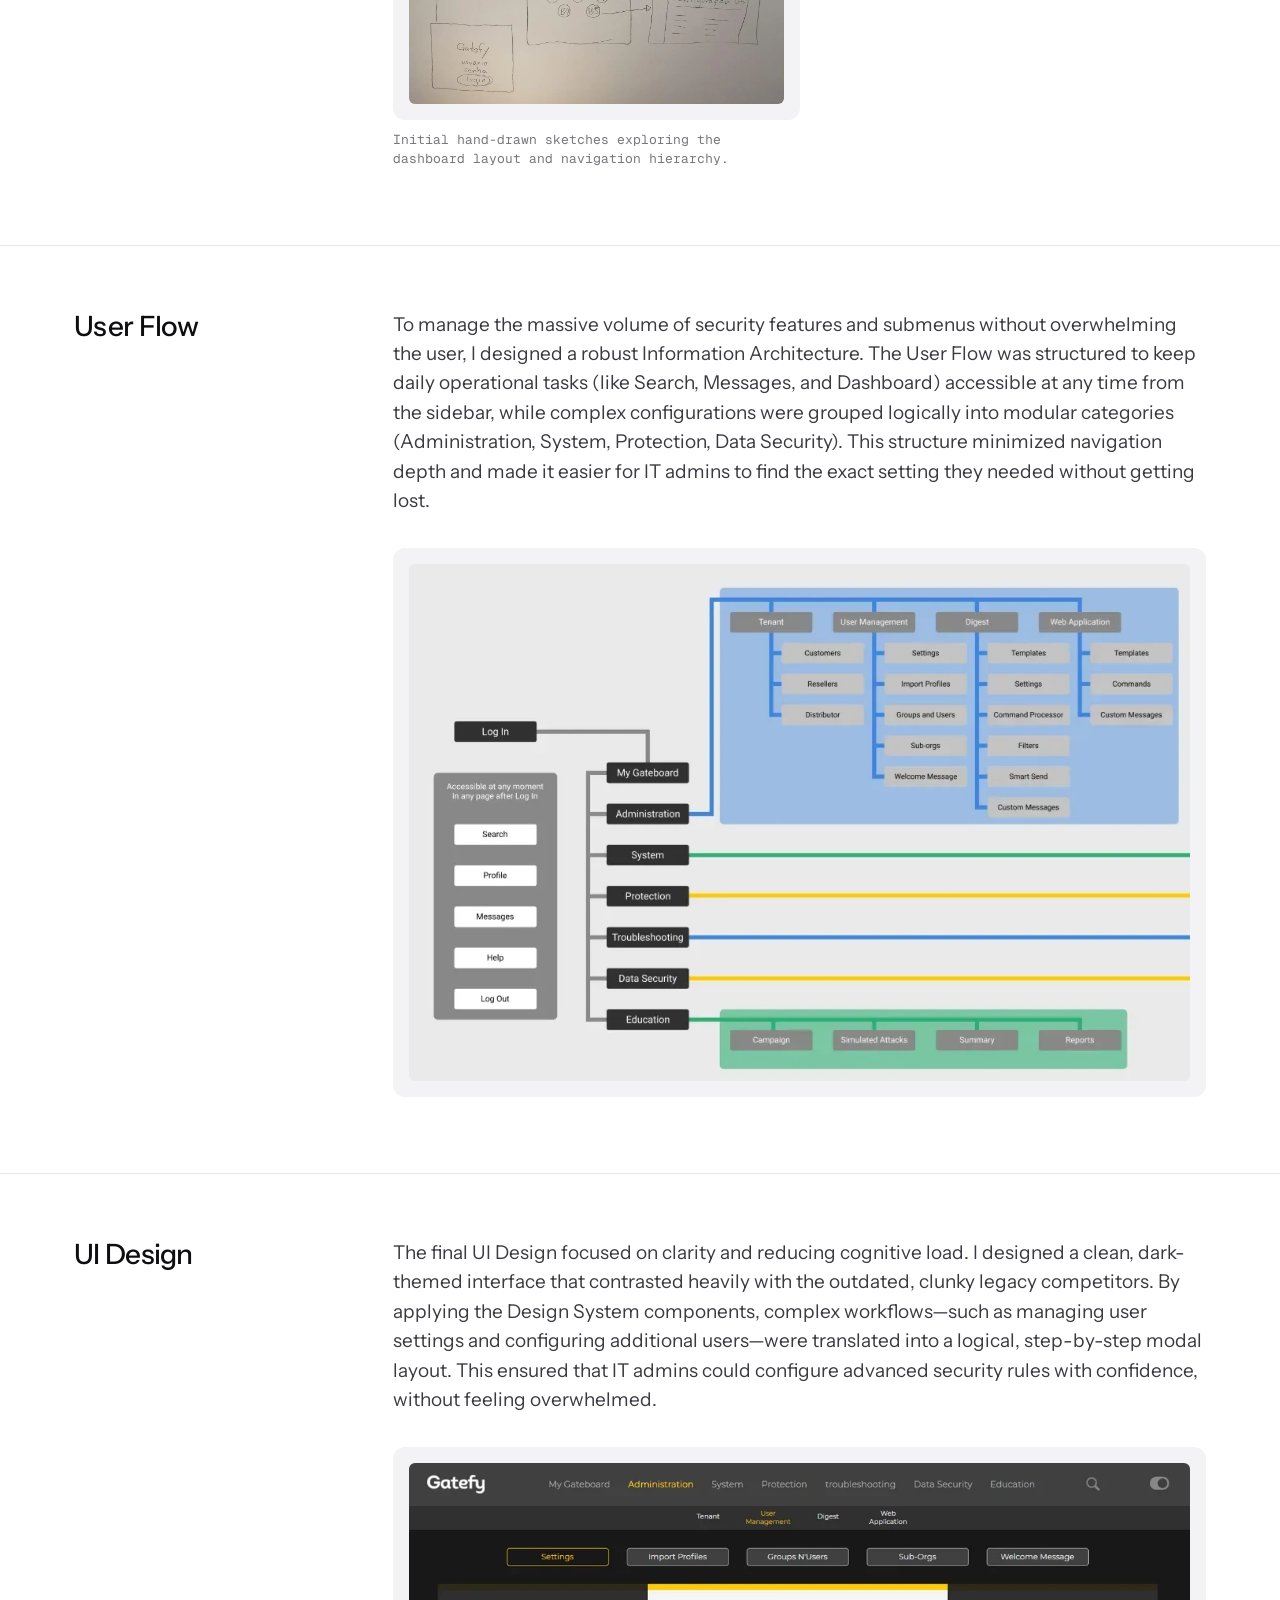
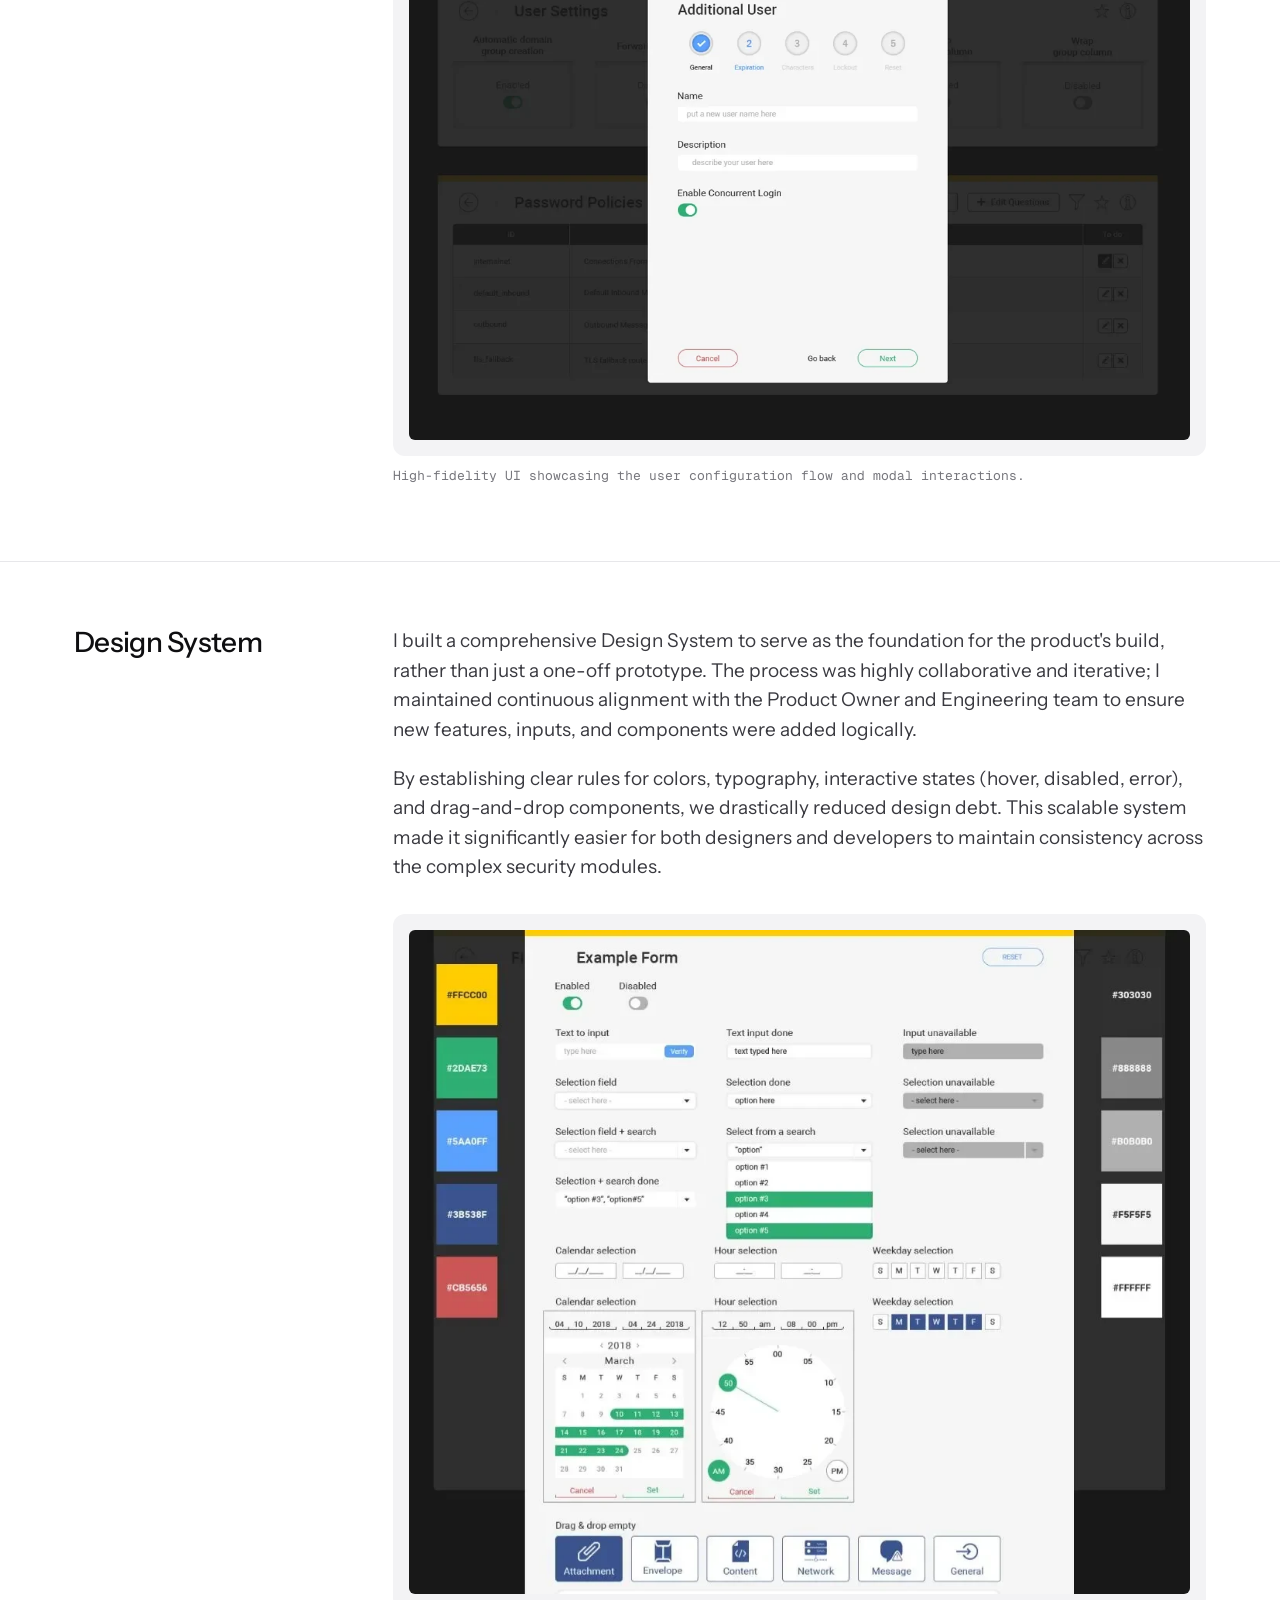
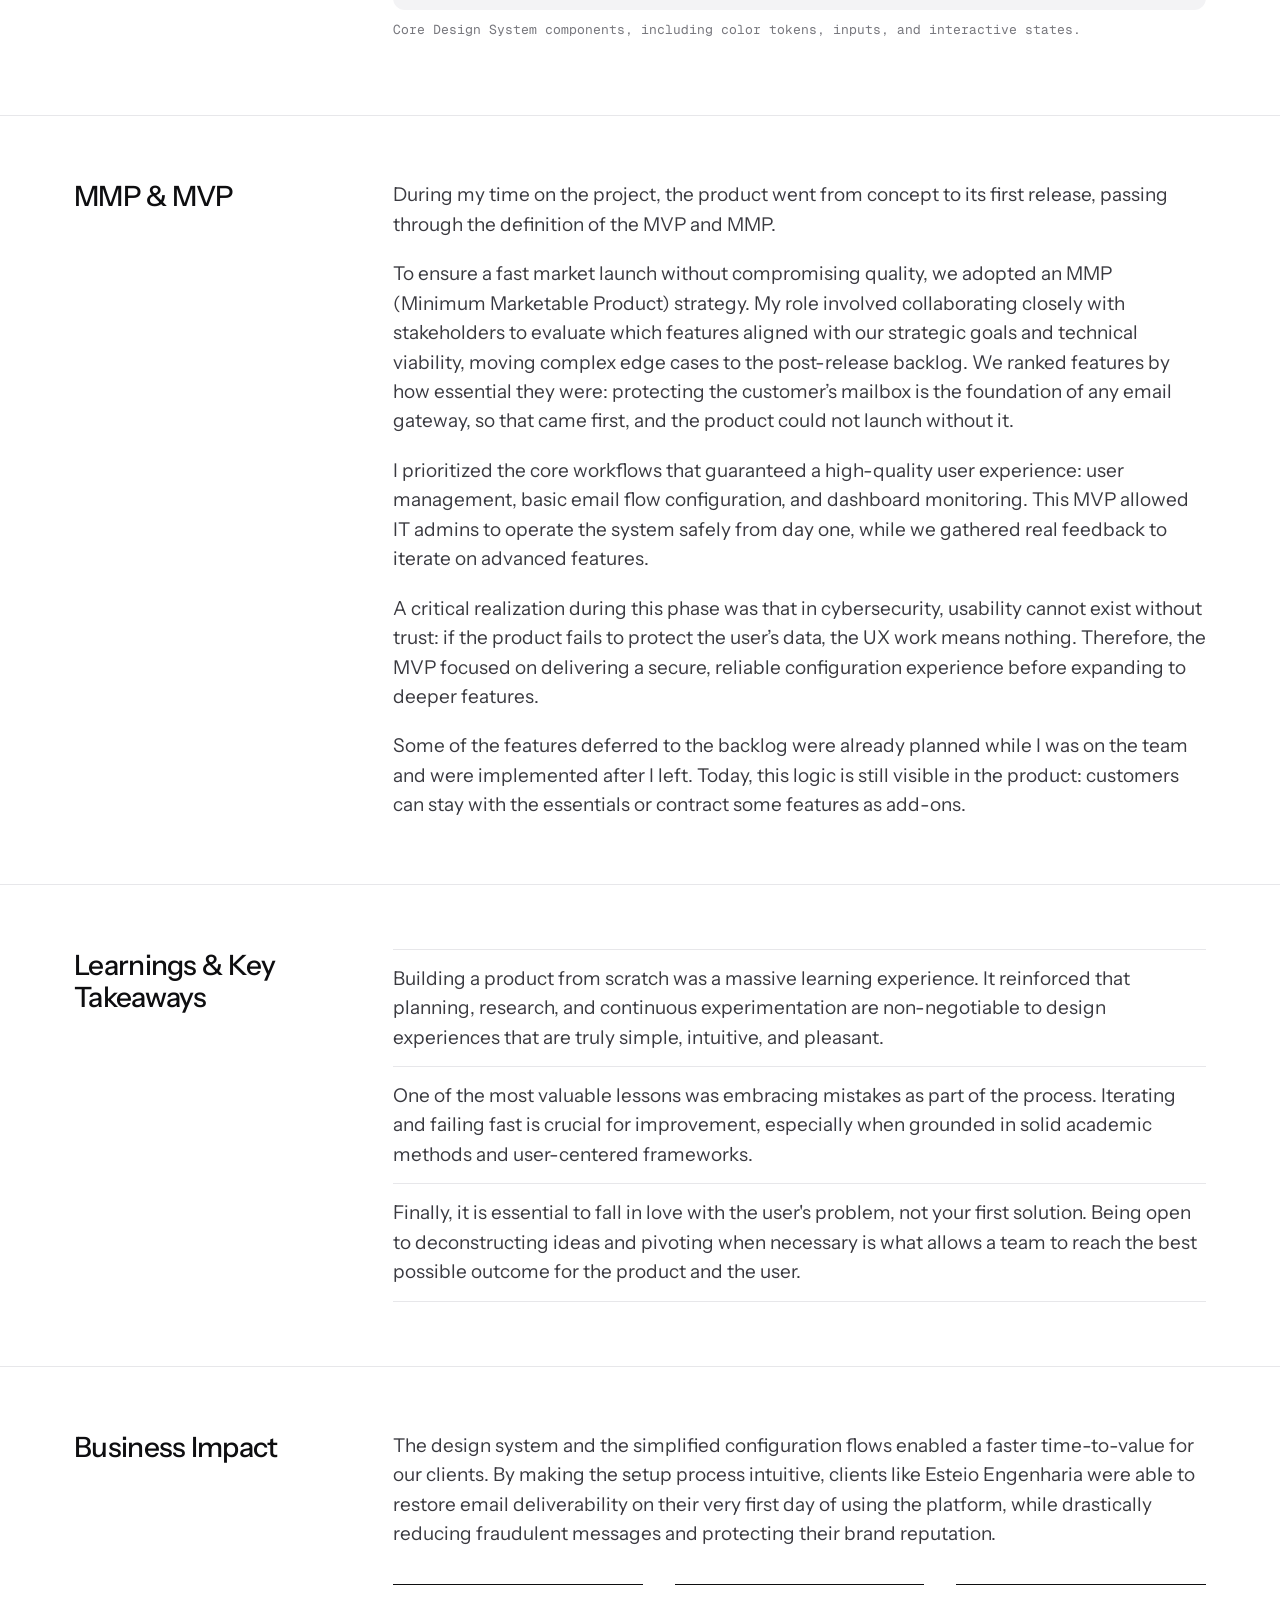
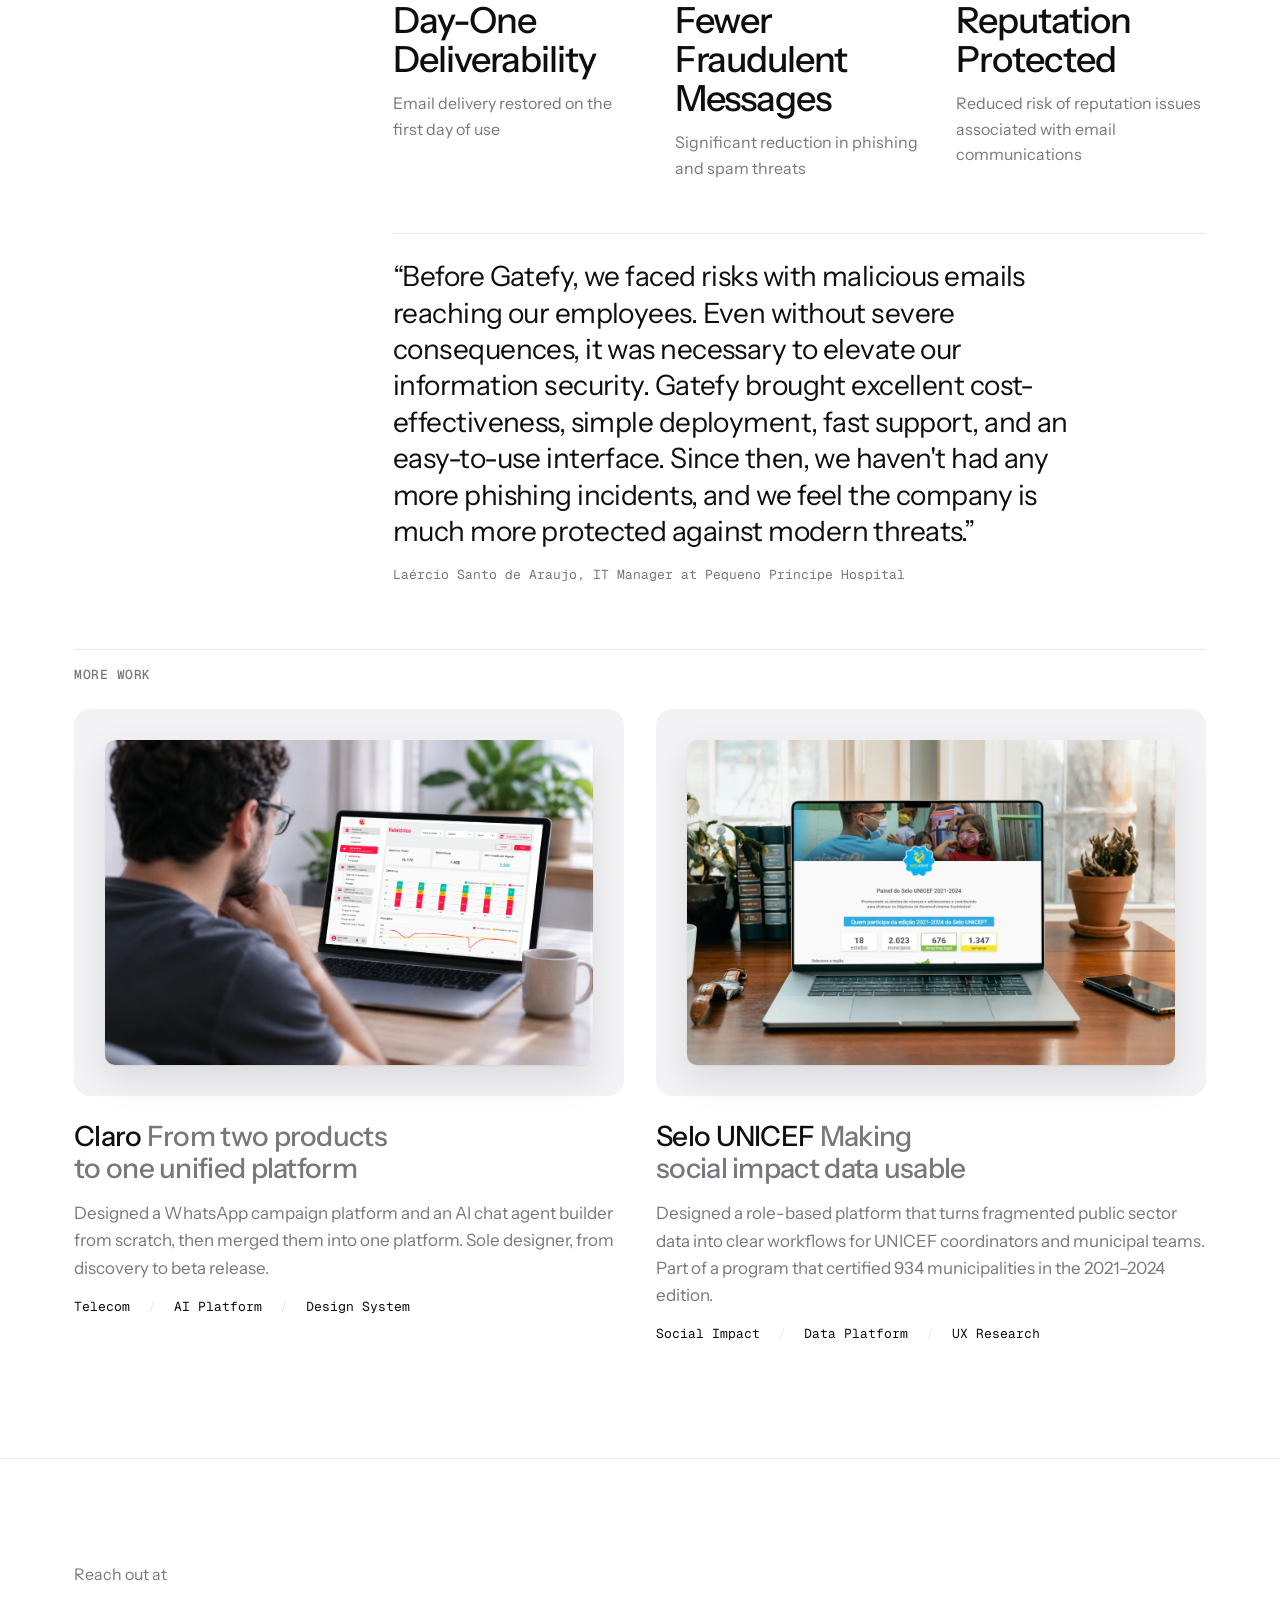
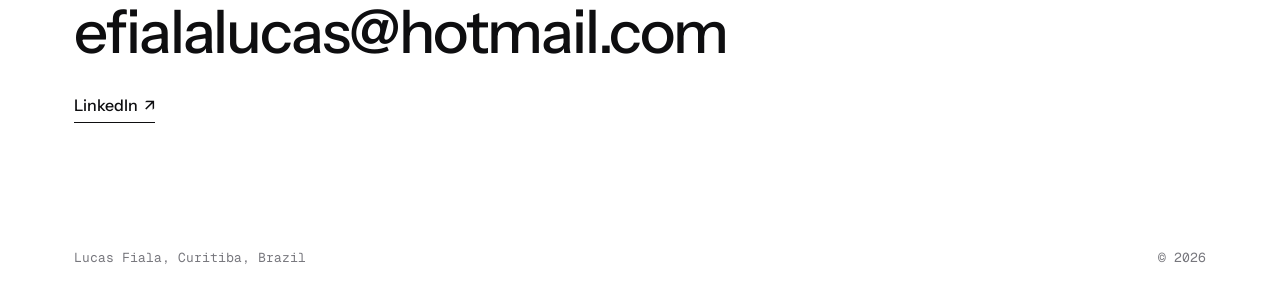
<file: cases/gatefy.html>
<!DOCTYPE html>
<html lang="en">
<head>
<meta charset="UTF-8">
<meta name="viewport" content="width=device-width, initial-scale=1">
<title>Gatefy: Making complex email security feel controllable | Lucas Fiala</title>
<meta name="description" content="Led end-to-end UX/UI for a high-tech B2B cybersecurity platform, transforming complex security rules into an intuitive, user-friendly experience. Defined t">
<link rel="preconnect" href="https://fonts.googleapis.com"><link rel="stylesheet" href="https://fonts.googleapis.com/css2?family=Instrument+Sans:wght@400;500;600&family=Geist+Mono:wght@400;500&display=swap">
<link rel="stylesheet" href="../assets/css/style.css">
<link rel="icon" href="../favicon.ico" sizes="32x32">
<link rel="icon" href="../icon.svg" type="image/svg+xml">
<link rel="apple-touch-icon" href="../apple-touch-icon.png">
<link rel="alternate" hreflang="en" href="https://lucasfiala.github.io/cases/gatefy.html">
<link rel="alternate" hreflang="pt-BR" href="https://lucasfiala.github.io/pt/cases/gatefy.html">
<link rel="alternate" hreflang="x-default" href="https://lucasfiala.github.io/cases/gatefy.html">
</head>
<body>
<header class="site-head"><div class="wrap">
  <a class="brand" href="../index.html">Lucas Fiala</a>
  <nav class="nav" aria-label="Main"><a href="../index.html" aria-current="page">Work</a><a href="../about.html">About</a><a class="nav-cta" href="../assets/resume-lfiala.pdf" download>Resume <span aria-hidden="true">↓</span></a><span class="lang"><span class="lang-on" aria-current="true">EN</span><span class="lang-sep" aria-hidden="true">/</span><a href="../pt/cases/gatefy.html" lang="pt-BR" hreflang="pt-BR" aria-label="Ver em português">PT</a></span></nav>
</div></header>
<main>
  <article class="case-page">
  <header class="case-head"><div class="wrap">
    <p class="hello"><a href="../index.html">Work</a> / Gatefy</p>
    <h1 class="statement">Gatefy <em>making complex email security feel controllable</em></h1>
    <p class="lede">Led end-to-end UX/UI for a high-tech B2B cybersecurity platform, transforming complex security rules into an intuitive, user-friendly experience. Defined the MVP and built a scalable Design System to ensure secure and efficient administration workflows.</p>
    <dl class="meta"><div><dt>Role</dt><dd>Sole UX/UI Designer</dd></div><div><dt>Team</dt><dd>1 Designer (me), 1 PM, 1 PO, 1 TL, 5 Devs</dd></div><div><dt>Tools</dt><dd>Adobe XD, Photoshop, Illustrator, Miro</dd></div><div><dt>Timeline</dt><br><dd>Mar 2018 – Oct 2020<br>(concept to first release)</dd></div></dl>
    <div class="case-plate"><img src="../assets/img/home/gatefy.webp" alt="Gatefy sign-in screen" width="1279" height="719"></div>
  </div></header>
  <section class="sec" aria-labelledby="the-background"><div class="wrap sec-grid">
    <h2 class="sec-title" id="the-background">The Background</h2>
    <div class="sec-body">
<p><strong>Gatefy </strong>started as a reseller for major security gateways like Proofpoint, Sophos, and McAfee. By analyzing these tools, the team realized a huge market opportunity: creating a new product that combined the strengths of the competitors. Initially allocated to the Marketing team, I identified that all these legacy tools were outdated, clunky, and not intuitive. <strong>I pitched a strategic shift to transition into the Product team,</strong> championing a user-centered approach and proving that a seamless UX would be our biggest differentiator and competitive advantage in the market.</p>
    </div>
  </div></section>
  <section class="sec" aria-labelledby="problem"><div class="wrap sec-grid">
    <h2 class="sec-title" id="problem">Problem</h2>
    <div class="sec-body">
<p>Gatefy needed to present a large set of security capabilities, policies, and configuration options without overwhelming IT and security admins. In early explorations, navigation depth and inconsistent patterns made it hard to <strong>quickly locate settings, verify system status, and troubleshoot issues</strong>. This created risk: admins hesitated to change rules they did not fully understand, and it increased time to complete critical tasks. Competitors offered simpler surfaces, so Gatefy had to prove clarity without sacrificing power. Beyond the interface design, my role involved championing UX as a strategic business differentiator, transforming a reseller mindset into a product-driven company.</p>
    </div>
  </div></section>
  <section class="sec" aria-labelledby="solution"><div class="wrap sec-grid">
    <h2 class="sec-title" id="solution">Solution</h2>
    <div class="sec-body">
<p>I designed an information architecture and navigation model that kept advanced features accessible while reducing cognitive load. I defined an MVP around the most common admin workflows, then built reusable UI patterns and a design system to keep behavior consistent across menus and submenus. Prototypes focused on <strong>fast scanning, clear system status, and safe configuration</strong> through progressive disclosure, sensible defaults, and predictable layout. The result positioned Gatefy as a platform that feels controlled and understandable, even when the feature set stays deep.</p>
    </div>
  </div></section>
  <section class="sec" aria-labelledby="methodology"><div class="wrap sec-grid">
    <h2 class="sec-title" id="methodology">Methodology</h2>
    <div class="sec-body">
<p>I applied a <strong>User-Centered Design (UCD)</strong> approach to balance three critical pillars: user needs, business goals, and technology viability. In a high-tech cybersecurity platform, it's easy to over-engineer for technology and forget the humans operating it. By working closely with engineering and stakeholders, we co-created solutions that made complex security rules accessible without compromising the system's robustness. The goal was to generate an innovative, intuitive experience that empowered IT admins to work confidently.</p>
<div class="figs half">
<figure><button class="zoom" type="button" aria-label="Enlarge image"><img src="../assets/img/gatefy/01.webp" alt="Project image" width="1088" height="993" loading="lazy"></button></figure>
</div>
    </div>
  </div></section>
  <section class="sec" aria-labelledby="double-diamond-stages"><div class="wrap sec-grid">
    <h2 class="sec-title" id="double-diamond-stages">Double Diamond Stages</h2>
    <div class="sec-body">
<p>I applied the Double Diamond framework to ensure a user-centered approach without losing focus on technological feasibility and business goals. In the first diamond, we focused on Discovery and Analysis—conducting benchmarking and stakeholder interviews to define the real problem. In the second diamond, we moved into Ideation, Prototyping, and Usability Testing, ensuring the complex security features were validated with users before development. The project followed these following stages:</p>
<div class="figs half">
<figure><button class="zoom" type="button" aria-label="Enlarge image"><img src="../assets/img/gatefy/02.webp" alt="Double Diamond: discover, define, develop, deliver" width="1265" height="627" loading="lazy"></button></figure>
</div>
<div class="cards strip"><div class="card"><p class="card-label">Discovery &amp; Understand</p><p class="card-text">Design Thinking;<br>Desk Research;<br>SWOT analysis;<br>CSD Matrix;<br>User Persona;<br>User Journey;<br><strong>Stakeholders Evaluation</strong>.</p></div><div class="card"><p class="card-label">Analyse &amp; Define</p><p class="card-text">Sketch brainstorm;<br>Wireframe;<br>Mockup;<br>Low fidelity prototype;<br>Validate;<br>Iterate;<br><strong>Stakeholders validation;</strong> homologation.</p></div><div class="card"><p class="card-label">Ideation &amp; Create</p><p class="card-text">User Flow;<br>UX Writing;<br>High fidelity prototype;<br>UI validation;<br>MVP;<br>Design Ops validation;<br><strong>Stakeholders validation.</strong></p></div><div class="card"><p class="card-label">Prototype &amp; Test &amp; Validate</p><p class="card-text">Design Critique;<br>Design System;<br>Team presentation &amp; refinement;<br>Dev support;<br>Heuristics analysis;<br>Follow Metrics;<br><strong>Stakeholders evaluation.</strong></p></div></div>
    </div>
  </div></section>
  <section class="sec" aria-labelledby="benchmarking"><div class="wrap sec-grid">
    <h2 class="sec-title" id="benchmarking">Benchmarking</h2>
    <div class="sec-body">
<p>To understand the market landscape, I conducted a UX benchmarking analysis of the main competitors (Sophos, McAfee, and Proofpoint). The goal was to identify their strengths and, more importantly, their UX weaknesses. The analysis confirmed that while these tools were powerful, they suffered from outdated visual design, fragmented navigation, and high cognitive load.</p>
<p>To structure our strategy, I also facilitated a SWOT analysis with the team. We identified that competitors had strong security features (Strengths) but terrible usability (Weaknesses). This exposed a massive market opportunity (Opportunities) to create a product that matched their technical power but was radically easier to use. The main threat (Threats) was the high switching cost for enterprise clients, which we planned to mitigate through a seamless, low-friction migration experience.</p>
<p>This gave us a clear direction: Gatefy needed to match their security capabilities but deliver a radically simpler and more intuitive user experience.</p>
<div class="figs cols-2">
<figure><button class="zoom" type="button" aria-label="Enlarge image"><img src="../assets/img/gatefy/03.webp" alt="Proofpoint" width="800" height="388" loading="lazy"></button><figcaption>Proofpoint</figcaption></figure>
<figure><button class="zoom" type="button" aria-label="Enlarge image"><img src="../assets/img/gatefy/04.webp" alt="Sophos" width="754" height="374" loading="lazy"></button><figcaption>Sophos</figcaption></figure>
<figure><button class="zoom" type="button" aria-label="Enlarge image"><img src="../assets/img/gatefy/05.webp" alt="McAfee" width="800" height="503" loading="lazy"></button><figcaption>McAfee</figcaption></figure>
</div>
    </div>
  </div></section>
  <section class="sec" aria-labelledby="interviews"><div class="wrap sec-grid">
    <h2 class="sec-title" id="interviews">Interviews</h2>
    <div class="sec-body">
<p>To build a product that could outperform legacy competitors, I conducted interviews with a diverse group of stakeholders. This included a beta testing client (and their end-users) to understand daily operations, my manager (who had deep sales experience with competitor products), and the support team. By combining user feedback with insights from sales and support, we mapped the exact pain points of legacy tools (like poor navigation and lack of feedback) to ensure our MVP would deliver a superior, intuitive experience.</p>
<div class="cards"><div class="card"><p class="card-label">FINDING 1: Competitor Gap</p><p class="card-text">Legacy competitors (Proofpoint, Sophos) were powerful but notoriously complex and unintuitive. Users were desperate for a tool that didn't require a steep learning curve.</p></div><div class="card"><p class="card-label">FINDING 2: Cognitive Overload</p><p class="card-text">Beta users struggled with cognitive overload. Creating security rules was scary because they didn't understand the system's feedback, leading to fear of breaking the email flow.</p></div><div class="card"><p class="card-label">FINDING 3: Support Burden</p><p class="card-text">The support and sales teams confirmed that the lack of clear visual status and fragmented workflows were the main reasons clients abandoned legacy tools or opened repetitive tickets.</p></div></div>
    </div>
  </div></section>
  <section class="sec" aria-labelledby="personas"><div class="wrap sec-grid">
    <h2 class="sec-title" id="personas">Personas</h2>
    <div class="sec-body">
<p>I created two personas based on customer profile rather than on a specific product or feature, so they remain relevant as the product evolves. They were built collaboratively with the design team and other areas of the company.</p>
<p>Together, they represent two roles within the same organization: an IT analyst who operates security tools day to day, and an information security director responsible for broader decisions. Despite their different responsibilities, both share the same core pains: too much time spent on tasks that should be simple, little visibility into what happens inside the email gateway, and limited organizational support to modernize their area. These insights guided MVP scope decisions, navigation labels, and the level of clarity needed at critical moments of the workflow.</p>
<div class="figs cols-2">
<figure><button class="zoom" type="button" aria-label="Enlarge image"><img src="../assets/img/gatefy/06.webp" alt="Project image" width="1185" height="1188" loading="lazy"></button></figure>
<figure><button class="zoom" type="button" aria-label="Enlarge image"><img src="../assets/img/gatefy/07.webp" alt="Project image" width="1168" height="1147" loading="lazy"></button></figure>
</div>
    </div>
  </div></section>
  <section class="sec" aria-labelledby="customer-journey"><div class="wrap sec-grid">
    <h2 class="sec-title" id="customer-journey">Customer Journey</h2>
    <div class="sec-body">
<p>I mapped the end-to-end customer journey to understand the full lifecycle: from the initial frustration with legacy tools to the product evaluation, purchase decision, and migration. This map revealed critical pain points—such as the complexity of comparing features and the fear of migrating email flows. These insights helped shape the MVP, ensuring the onboarding and configuration screens were as seamless as the daily monitoring.</p>
<div class="figs">
<figure><button class="zoom" type="button" aria-label="Enlarge image"><img src="../assets/img/gatefy/08.webp" alt="End-to-end B2B customer journey map, highlighting user emotions and pain points from research to product migration." width="2711" height="453" loading="lazy"></button><figcaption>End-to-end B2B customer journey map, highlighting user emotions and pain points from research to product migration.</figcaption></figure>
</div>
    </div>
  </div></section>
  <section class="sec" aria-labelledby="sketches"><div class="wrap sec-grid">
    <h2 class="sec-title" id="sketches">Sketches</h2>
    <div class="sec-body">
<p>Before writing any code or jumping into high-fidelity UI, I used quick hand-drawn sketches to explore the information architecture and the new navigation model. This low-fidelity approach allowed me to rapidly iterate on the placement of core features (like search, profile, and configurations) and validate the mental model with the team. It saved significant time and avoided painful adjustments later in the design process.</p>
<div class="figs half">
<figure><button class="zoom" type="button" aria-label="Enlarge image"><img src="../assets/img/gatefy/09.webp" alt="Initial hand-drawn sketches exploring the dashboard layout and navigation hierarchy." width="1300" height="887" loading="lazy"></button><figcaption>Initial hand-drawn sketches exploring the dashboard layout and navigation hierarchy.</figcaption></figure>
</div>
    </div>
  </div></section>
  <section class="sec" aria-labelledby="user-flow"><div class="wrap sec-grid">
    <h2 class="sec-title" id="user-flow">User Flow</h2>
    <div class="sec-body">
<p>To manage the massive volume of security features and submenus without overwhelming the user, I designed a robust Information Architecture. The User Flow was structured to keep daily operational tasks (like Search, Messages, and Dashboard) accessible at any time from the sidebar, while complex configurations were grouped logically into modular categories (Administration, System, Protection, Data Security). This structure minimized navigation depth and made it easier for IT admins to find the exact setting they needed without getting lost.</p>
<div class="figs">
<figure><button class="zoom" type="button" aria-label="Enlarge image"><img src="../assets/img/gatefy/10.webp" alt="Project image" width="992" height="657" loading="lazy"></button></figure>
</div>
    </div>
  </div></section>
  <section class="sec" aria-labelledby="ui-design"><div class="wrap sec-grid">
    <h2 class="sec-title" id="ui-design">UI Design</h2>
    <div class="sec-body">
<p>The final UI Design focused on clarity and reducing cognitive load. I designed a clean, dark-themed interface that contrasted heavily with the outdated, clunky legacy competitors. By applying the Design System components, complex workflows—such as managing user settings and configuring additional users—were translated into a logical, step-by-step modal layout. This ensured that IT admins could configure advanced security rules with confidence, without feeling overwhelmed.</p>
<div class="figs">
<figure><button class="zoom" type="button" aria-label="Enlarge image"><img src="../assets/img/gatefy/11.webp" alt="High-fidelity UI showcasing the user configuration flow and modal interactions." width="1127" height="833" loading="lazy"></button><figcaption>High-fidelity UI showcasing the user configuration flow and modal interactions.</figcaption></figure>
</div>
    </div>
  </div></section>
  <section class="sec" aria-labelledby="design-system"><div class="wrap sec-grid">
    <h2 class="sec-title" id="design-system">Design System</h2>
    <div class="sec-body">
<p>I built a comprehensive Design System to serve as the foundation for the product's build, rather than just a one-off prototype. The process was highly collaborative and iterative; I maintained continuous alignment with the Product Owner and Engineering team to ensure new features, inputs, and components were added logically.</p>
<p>By establishing clear rules for colors, typography, interactive states (hover, disabled, error), and drag-and-drop components, we drastically reduced design debt. This scalable system made it significantly easier for both designers and developers to maintain consistency across the complex security modules.</p>
<div class="figs">
<figure><button class="zoom" type="button" aria-label="Enlarge image"><img src="../assets/img/gatefy/12.webp" alt="Core Design System components, including color tokens, inputs, and interactive states." width="1009" height="858" loading="lazy"></button><figcaption>Core Design System components, including color tokens, inputs, and interactive states.</figcaption></figure>
</div>
    </div>
  </div></section>
  <section class="sec" aria-labelledby="mmp-amp-mvp"><div class="wrap sec-grid">
    <h2 class="sec-title" id="mmp-amp-mvp">MMP &amp; MVP</h2>
    <div class="sec-body">
<p>During my time on the project, the product went from concept to its first release, passing through the definition of the MVP and MMP.</p>
<p>To ensure a fast market launch without compromising quality, we adopted an MMP (Minimum Marketable Product) strategy. My role involved collaborating closely with stakeholders to evaluate which features aligned with our strategic goals and technical viability, moving complex edge cases to the post-release backlog. We ranked features by how essential they were: protecting the customer’s mailbox is the foundation of any email gateway, so that came first, and the product could not launch without it.</p>
<p>I prioritized the core workflows that guaranteed a high-quality user experience: user management, basic email flow configuration, and dashboard monitoring. This MVP allowed IT admins to operate the system safely from day one, while we gathered real feedback to iterate on advanced features.</p>
<p>A critical realization during this phase was that in cybersecurity, usability cannot exist without trust: if the product fails to protect the user’s data, the UX work means nothing. Therefore, the MVP focused on delivering a secure, reliable configuration experience before expanding to deeper features.</p>
<p>Some of the features deferred to the backlog were already planned while I was on the team and were implemented after I left. Today, this logic is still visible in the product: customers can stay with the essentials or contract some features as add-ons.</p>
    </div>
  </div></section>
  <section class="sec" aria-labelledby="learnings-amp-key-takeaways"><div class="wrap sec-grid">
    <h2 class="sec-title" id="learnings-amp-key-takeaways">Learnings &amp; Key Takeaways</h2>
    <div class="sec-body">
<ul class="list"><li>Building a product from scratch was a massive learning experience. It reinforced that planning, research, and continuous experimentation are non-negotiable to design experiences that are truly simple, intuitive, and pleasant.</li><li>One of the most valuable lessons was embracing mistakes as part of the process. Iterating and failing fast is crucial for improvement, especially when grounded in solid academic methods and user-centered frameworks.</li><li>Finally, it is essential to fall in love with the user's problem, not your first solution. Being open to deconstructing ideas and pivoting when necessary is what allows a team to reach the best possible outcome for the product and the user.</li></ul>
    </div>
  </div></section>
  <section class="sec" aria-labelledby="business-impact"><div class="wrap sec-grid">
    <h2 class="sec-title" id="business-impact">Business Impact</h2>
    <div class="sec-body">
<p>The design system and the simplified configuration flows enabled a faster time-to-value for our clients. By making the setup process intuitive, clients like Esteio Engenharia were able to restore email deliverability on their very first day of using the platform, while drastically reducing fraudulent messages and protecting their brand reputation.</p>
<div class="stats"><div class="stat"><p class="stat-num">Day-One Deliverability</p><p class="stat-text">Email delivery restored on the first day of use</p></div><div class="stat"><p class="stat-num">Fewer Fraudulent Messages</p><p class="stat-text">Significant reduction in phishing and spam threats</p></div><div class="stat"><p class="stat-num">Reputation Protected</p><p class="stat-text">Reduced risk of reputation issues associated with email communications</p></div></div>
<figure class="quote"><blockquote>“Before Gatefy, we faced risks with malicious emails reaching our employees. Even without severe consequences, it was necessary to elevate our information security. Gatefy brought excellent cost-effectiveness, simple deployment, fast support, and an easy-to-use interface. Since then, we haven't had any more phishing incidents, and we feel the company is much more protected against modern threats.”</blockquote><figcaption>Laércio Santo de Araujo, IT Manager at Pequeno Príncipe Hospital</figcaption></figure>
    </div>
  </div></section>
  </article>
  <section aria-labelledby="more-label"><div class="wrap">
    <h2 class="section-label" id="more-label">More work</h2>
    <div class="work work-2">
      <a class="case" href="../cases/claro.html">
        <div class="case-plate"><img src="../assets/img/home/claro.webp" alt="Reports screen of the unified Claro platform" width="2400" height="1599" loading="lazy"></div>
        <div class="case-body">
          <h3 class="case-title">Claro <em>From two products to one unified platform</em></h3>
          <div>
            <p class="case-text">Designed a WhatsApp campaign platform and an AI chat agent builder from scratch, then merged them into one platform. Sole designer, from discovery to beta release.</p>
            <ul class="tags"><li>Telecom</li><li>AI Platform</li><li>Design System</li></ul>
          </div>
        </div>
      </a>
      <a class="case" href="../cases/unicef.html">
        <div class="case-plate"><img src="../assets/img/home/unicef.webp" alt="Selo UNICEF 2021–2024 panel" width="2400" height="1600" loading="lazy"></div>
        <div class="case-body">
          <h3 class="case-title">Selo UNICEF <em>Making social impact data usable</em></h3>
          <div>
            <p class="case-text">Designed a role-based platform that turns fragmented public sector data into clear workflows for UNICEF coordinators and municipal teams. Part of a program that certified 934 municipalities in the 2021–2024 edition.</p>
            <ul class="tags"><li>Social Impact</li><li>Data Platform</li><li>UX Research</li></ul>
          </div>
        </div>
      </a>
    </div>
  </div></section>
  <section class="contact" id="contact"><div class="wrap">
    <p>Reach out at</p>
    <a class="mail" href="mailto:efialalucas@hotmail.com">efialalucas@hotmail.com</a>
    <div class="links"><a class="link" href="https://www.linkedin.com/in/lfiala/" target="_blank" rel="noopener">LinkedIn <span aria-hidden="true">↗</span></a></div>
  </div></section>
</main>
<footer class="site-foot"><div class="wrap"><span>Lucas Fiala, Curitiba, Brazil</span><span>© <span data-year>2026</span></span></div></footer>
<script src="../assets/js/main.js"></script>
</body>
</html>
</file>
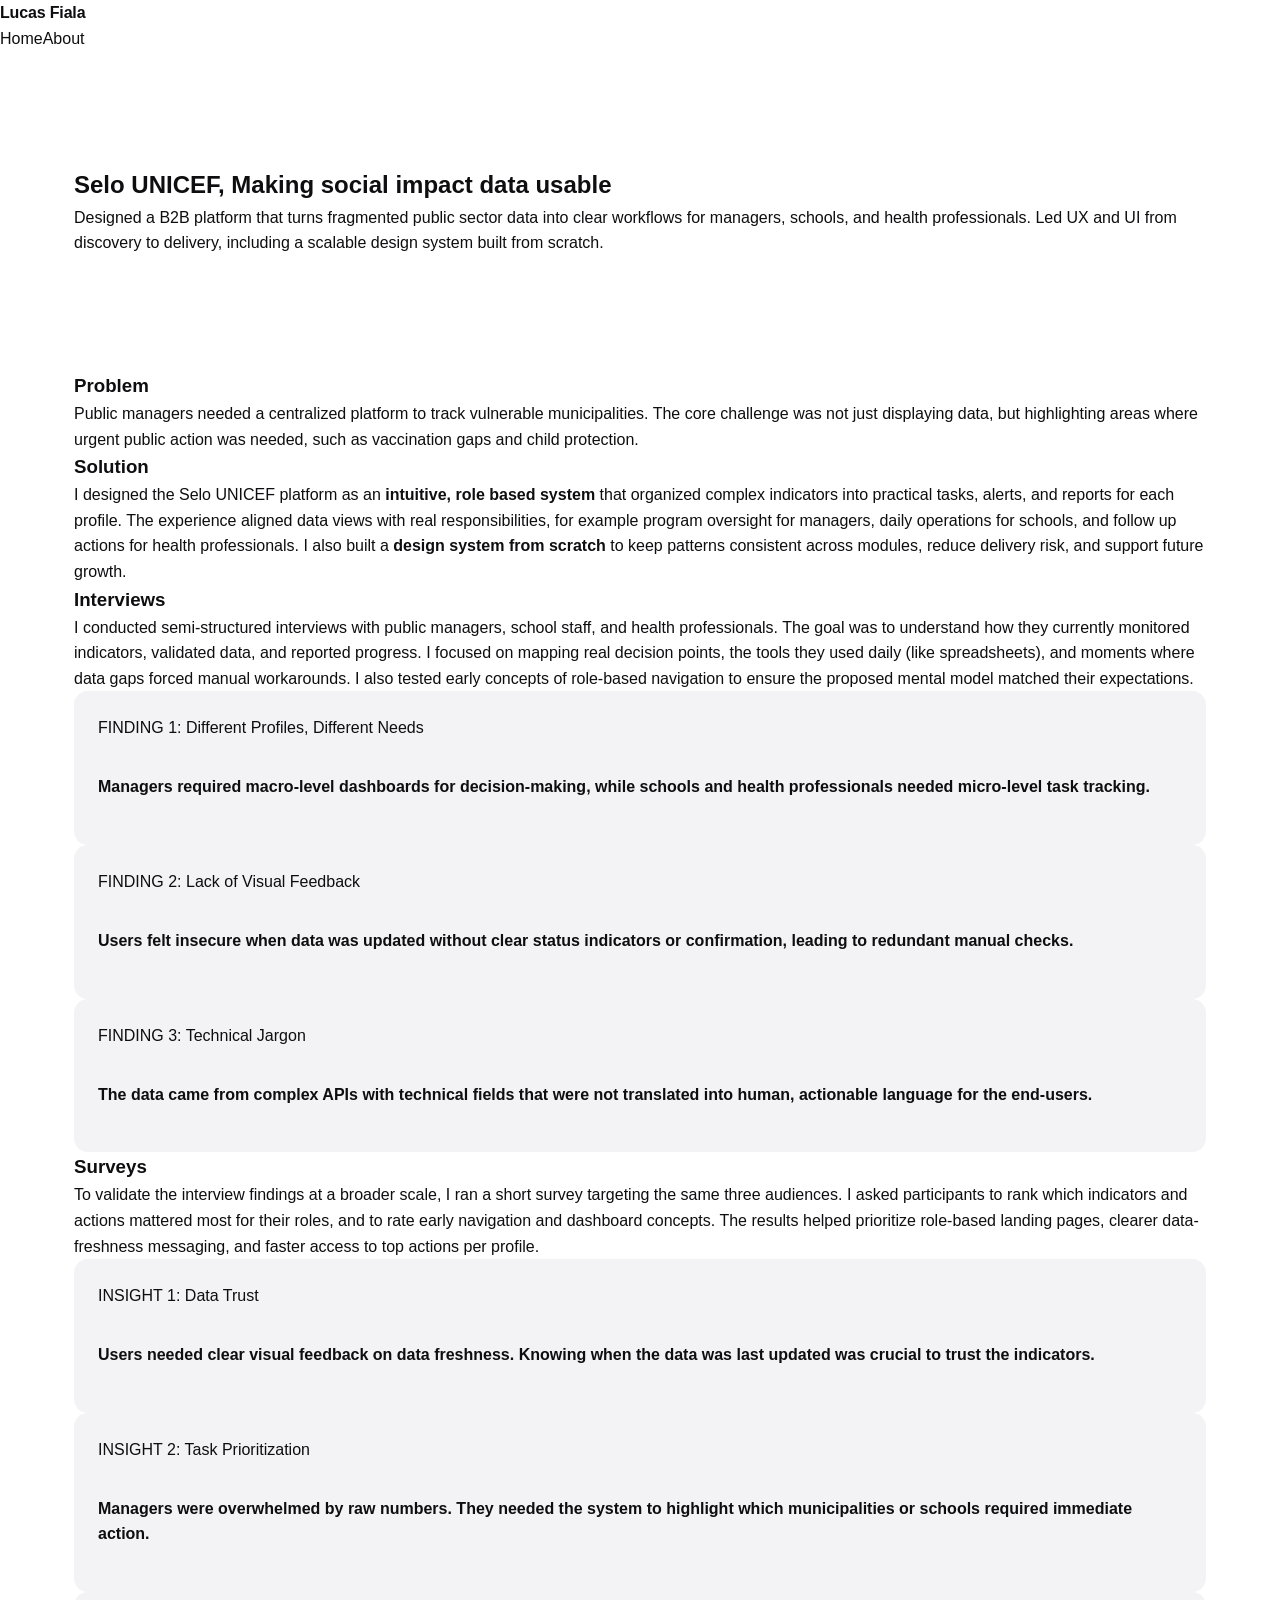
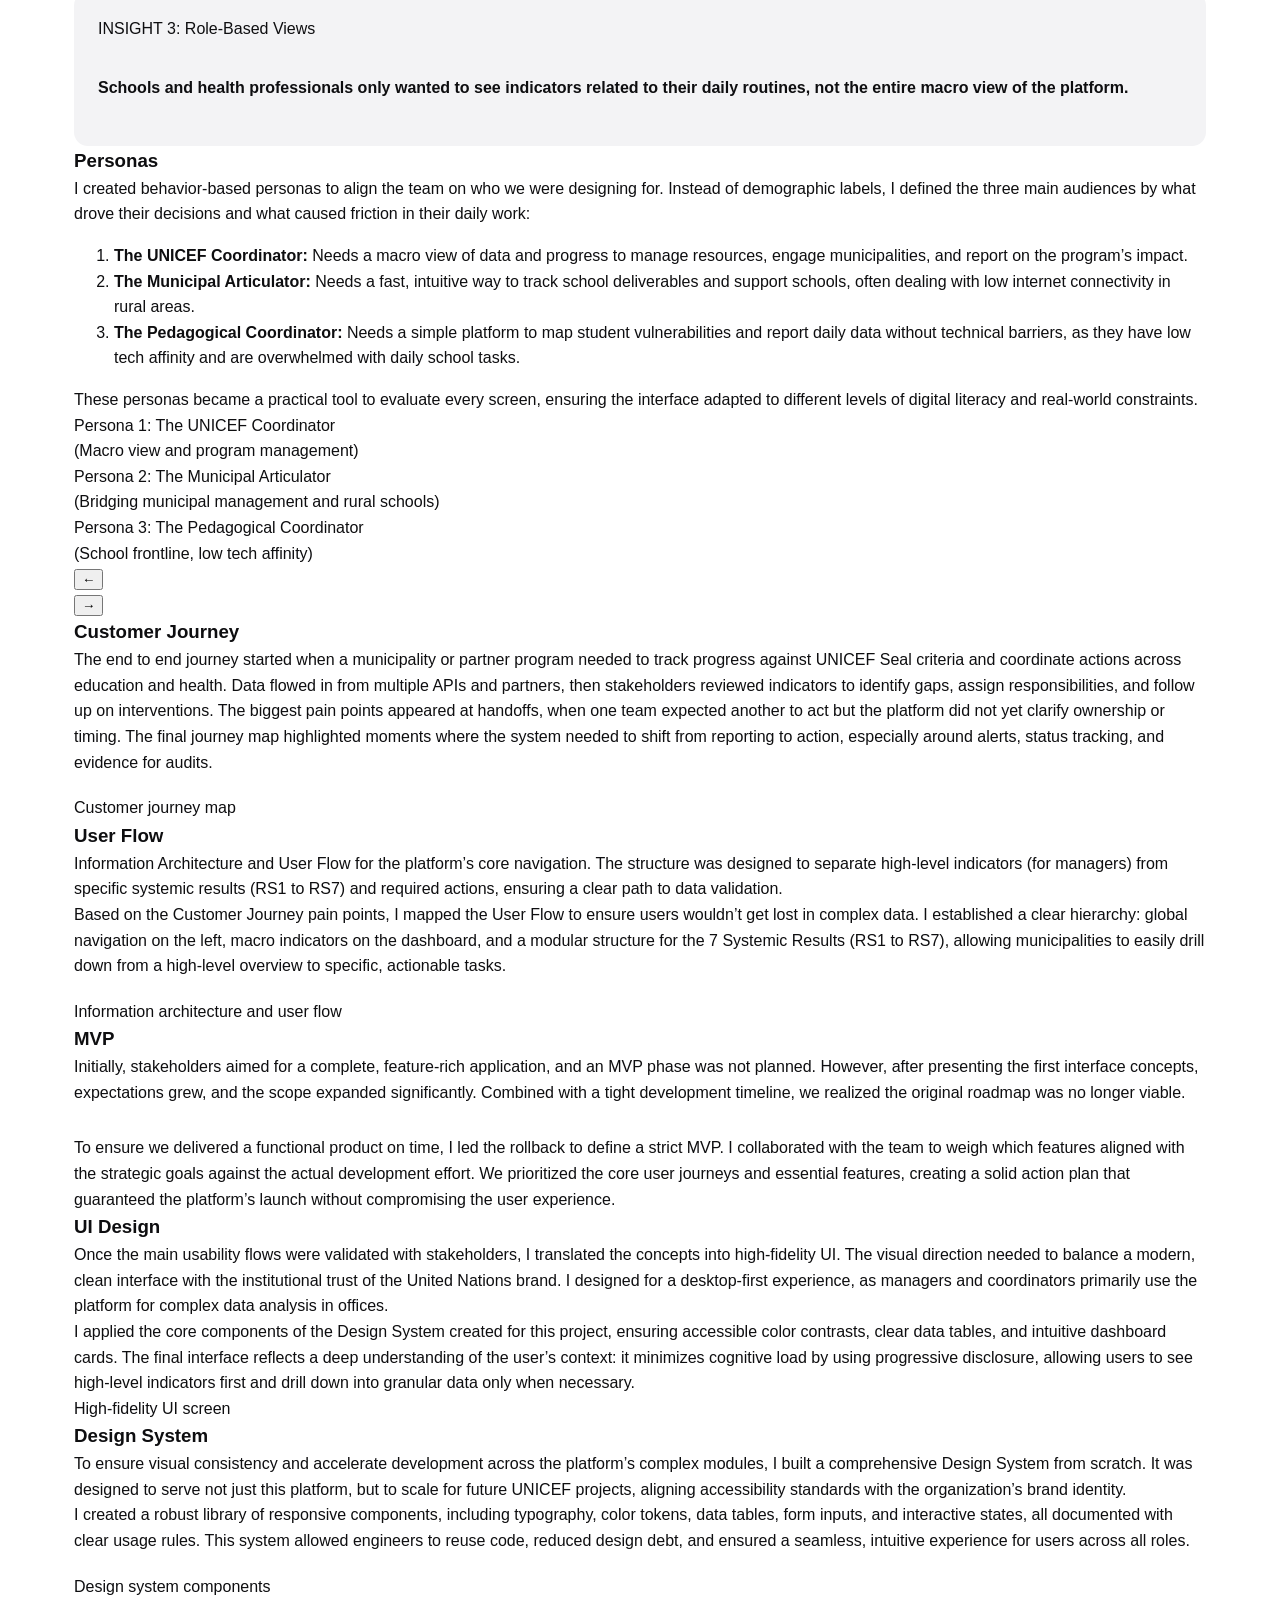
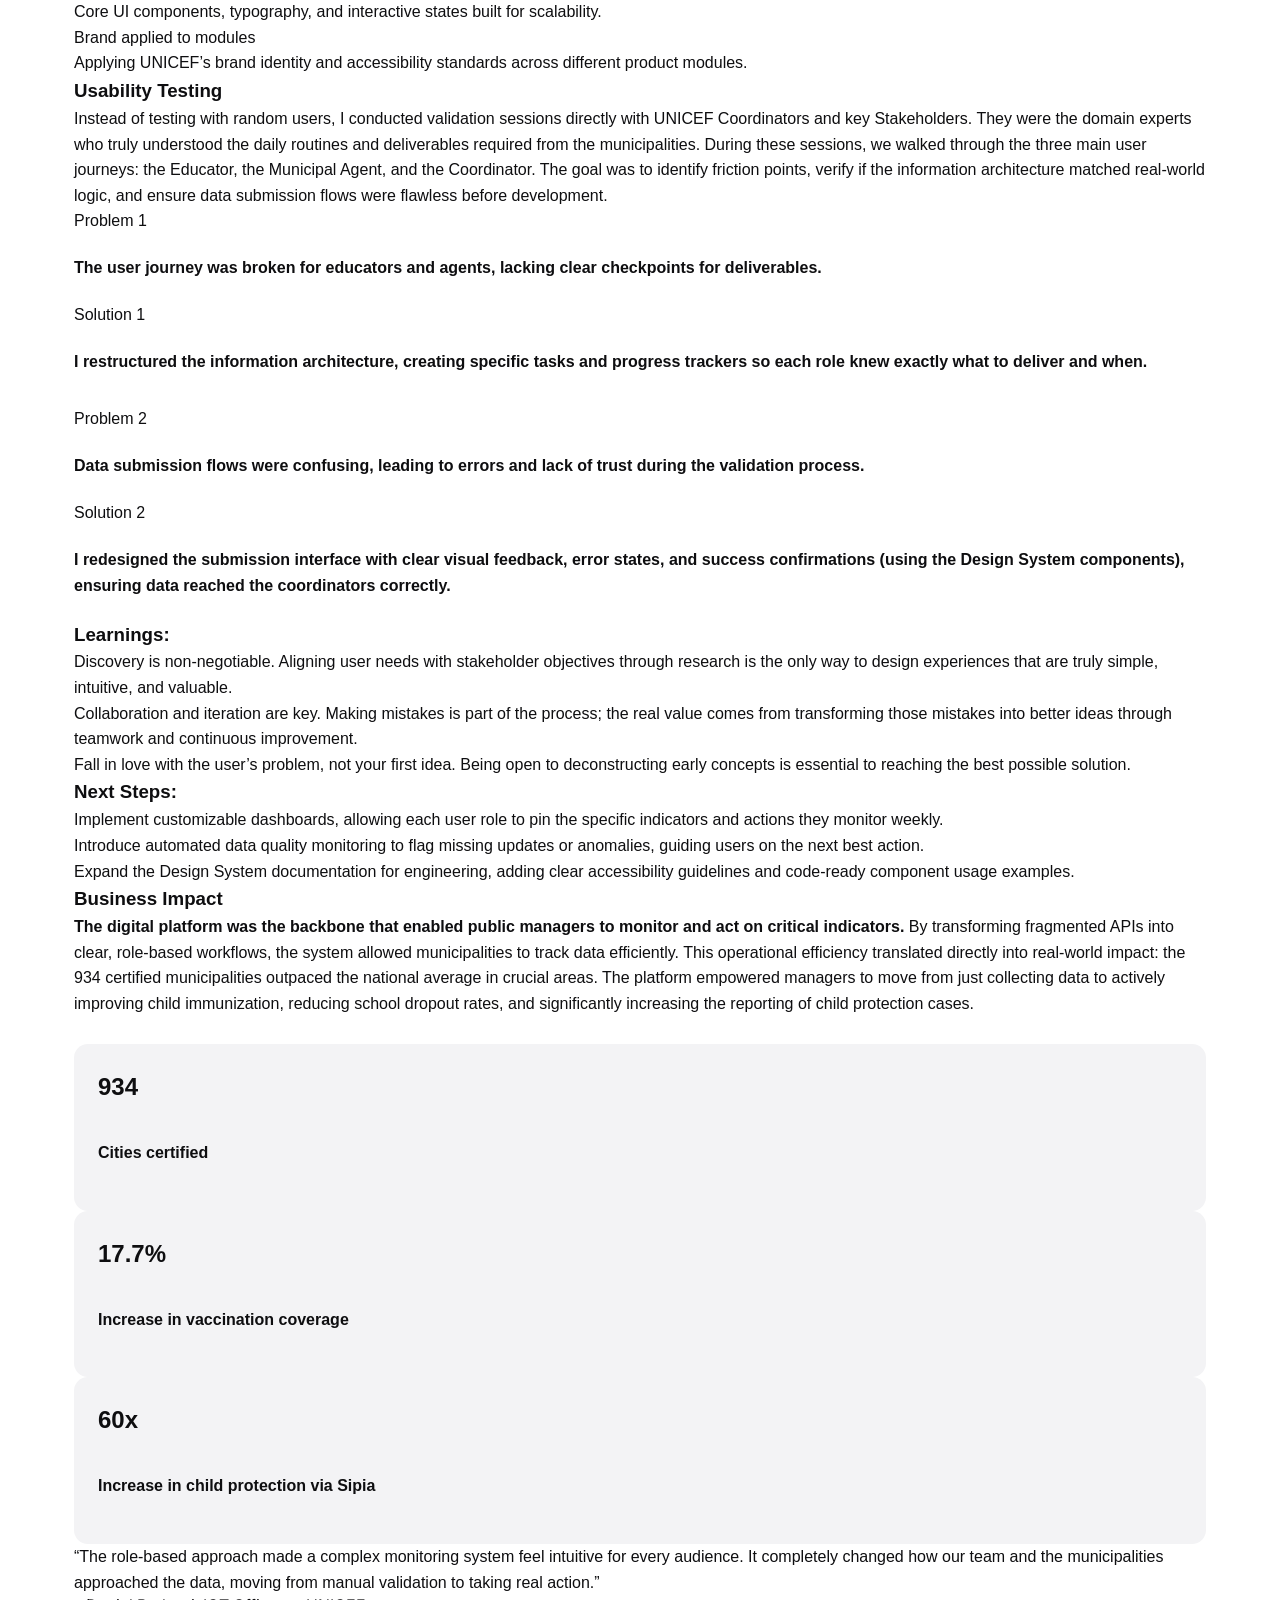
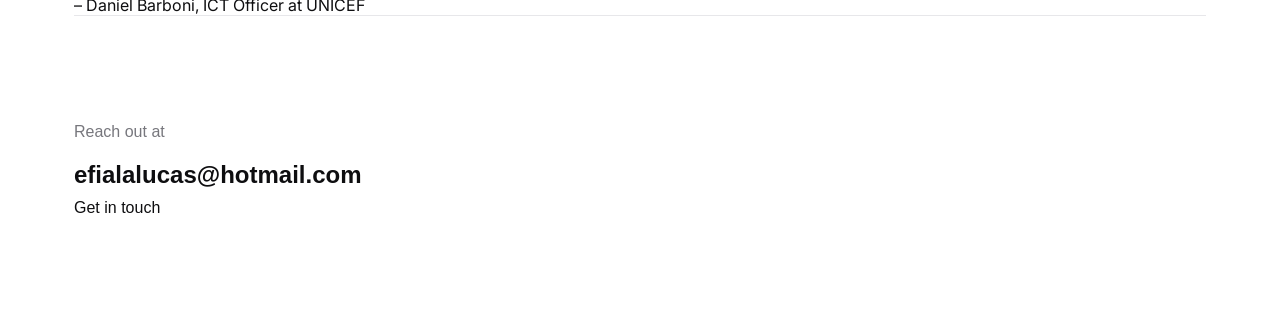
<file: cases/unicef-seal.html>
<!DOCTYPE html>
<html lang="en">
<head>
<meta charset="UTF-8">
<meta name="viewport" content="width=device-width, initial-scale=1, viewport-fit=cover">
<title>UNICEF Seal, Making social impact data usable – Lucas Fiala</title>
<meta name="description" content="Designed a B2B platform that turns fragmented public sector data into clear workflows for managers, schools, and health professionals.">
<link rel="stylesheet" href="https://fonts.googleapis.com/css2?family=Urbanist:wght@400;600;700;800&family=Inter:wght@400;500;600&display=swap">
<link rel="stylesheet" href="../assets/css/style.css">
</head>
<body>
<nav><a class="brand" href="../index.html">Lucas Fiala</a><div><a href="../index.html">Home</a><a href="../about.html">About</a></div></nav>
<main id="top">
<section class="hero"><div class="wrap">
<h1><strong>Selo UNICEF</strong>, Making social impact data usable</h1>
<p>Designed a B2B platform that turns fragmented public sector data into clear workflows for managers, schools, and health professionals. Led UX and UI from discovery to delivery, including a scalable design system built from scratch.</p>
</div></section>

<section><div class="wrap two">
<div class="reveal"><h3>Problem</h3><p>Public managers needed a centralized platform to track vulnerable municipalities. The core challenge was not just displaying data, but highlighting areas where urgent public action was needed, such as vaccination gaps and child protection.</p></div>
<div class="reveal"><h3>Solution</h3><p>I designed the Selo UNICEF platform as an <strong>intuitive, role based system</strong> that organized complex indicators into practical tasks, alerts, and reports for each profile. The experience aligned data views with real responsibilities, for example program oversight for managers, daily operations for schools, and follow up actions for health professionals. I also built a <strong>design system from scratch</strong> to keep patterns consistent across modules, reduce delivery risk, and support future growth.</p></div>
</div></section>

<section><div class="wrap text reveal"><h3>Interviews</h3><p>I conducted semi-structured interviews with public managers, school staff, and health professionals. The goal was to understand how they currently monitored indicators, validated data, and reported progress. I focused on mapping real decision points, the tools they used daily (like spreadsheets), and moments where data gaps forced manual workarounds. I also tested early concepts of role-based navigation to ensure the proposed mental model matched their expectations.</p></div></section>

<section><div class="wrap three">
<div class="card reveal"><p>FINDING 1: Different Profiles, Different Needs</p><h4>Managers required macro-level dashboards for decision-making, while schools and health professionals needed micro-level task tracking.</h4></div>
<div class="card reveal"><p>FINDING 2: Lack of Visual Feedback</p><h4>Users felt insecure when data was updated without clear status indicators or confirmation, leading to redundant manual checks.</h4></div>
<div class="card reveal"><p>FINDING 3: Technical Jargon</p><h4>The data came from complex APIs with technical fields that were not translated into human, actionable language for the end-users.</h4></div>
</div></section>

<section><div class="wrap text reveal"><h3>Surveys</h3><p>To validate the interview findings at a broader scale, I ran a short survey targeting the same three audiences. I asked participants to rank which indicators and actions mattered most for their roles, and to rate early navigation and dashboard concepts. The results helped prioritize role-based landing pages, clearer data-freshness messaging, and faster access to top actions per profile.</p></div></section>

<section><div class="wrap three">
<div class="card reveal"><p>INSIGHT 1: Data Trust</p><h4>Users needed clear visual feedback on data freshness. Knowing <em>when</em> the data was last updated was crucial to trust the indicators.</h4></div>
<div class="card reveal"><p>INSIGHT 2: Task Prioritization</p><h4>Managers were overwhelmed by raw numbers. They needed the system to highlight which municipalities or schools required immediate action.</h4></div>
<div class="card reveal"><p>INSIGHT 3: Role-Based Views</p><h4>Schools and health professionals only wanted to see indicators related to their daily routines, not the entire macro view of the platform.</h4></div>
</div></section>

<section><div class="wrap text reveal"><h3>Personas</h3>
<p>I created behavior-based personas to align the team on who we were designing for. Instead of demographic labels, I defined the three main audiences by what drove their decisions and what caused friction in their daily work:</p>
<ol>
<li><strong>The UNICEF Coordinator:</strong> Needs a macro view of data and progress to manage resources, engage municipalities, and report on the program’s impact.</li>
<li><strong>The Municipal Articulator:</strong> Needs a fast, intuitive way to track school deliverables and support schools, often dealing with low internet connectivity in rural areas.</li>
<li><strong>The Pedagogical Coordinator:</strong> Needs a simple platform to map student vulnerabilities and report daily data without technical barriers, as they have low tech affinity and are overwhelmed with daily school tasks.</li>
</ol>
<p>These personas became a practical tool to evaluate every screen, ensuring the interface adapted to different levels of digital literacy and real-world constraints.</p></div></section>

<section><div class="wrap"><div class="slider" id="sl">
<div class="slides"><div class="track">
<div><div class="ph" style="--r:1201/1244">Persona 1: The UNICEF Coordinator<br>(Macro view and program management)</div></div>
<div><div class="ph" style="--r:1204/1248">Persona 2: The Municipal Articulator<br>(Bridging municipal management and rural schools)</div></div>
<div><div class="ph" style="--r:1199/1237">Persona 3: The Pedagogical Coordinator<br>(School frontline, low tech affinity)</div></div>
</div></div>
<div class="ctl"><button aria-label="Previous image" data-d="-1">←</button><div class="dots"></div><button aria-label="Next image" data-d="1">→</button></div>
</div></div></section>

<section><div class="wrap"><div class="text reveal"><h3>Customer Journey</h3><p>The end to end journey started when a municipality or partner program needed to track progress against UNICEF Seal criteria and coordinate actions across education and health. Data flowed in from multiple APIs and partners, then stakeholders reviewed indicators to identify gaps, assign responsibilities, and follow up on interventions. The biggest pain points appeared at handoffs, when one team expected another to act but the platform did not yet clarify ownership or timing. The final journey map highlighted moments where the system needed to shift from reporting to action, especially around alerts, status tracking, and evidence for audits.</p></div>
<div class="ph" style="--r:2681/345;margin-top:20px">Customer journey map</div></div></section>

<section><div class="wrap"><div class="text reveal"><h3>User Flow</h3><p>Information Architecture and User Flow for the platform’s core navigation. The structure was designed to separate high-level indicators (for managers) from specific systemic results (RS1 to RS7) and required actions, ensuring a clear path to data validation.</p><p>Based on the Customer Journey pain points, I mapped the User Flow to ensure users wouldn’t get lost in complex data. I established a clear hierarchy: global navigation on the left, macro indicators on the dashboard, and a modular structure for the 7 Systemic Results (RS1 to RS7), allowing municipalities to easily drill down from a high-level overview to specific, actionable tasks.</p></div>
<div class="ph" style="--r:1825/1194;margin-top:20px">Information architecture and user flow</div></div></section>

<section><div class="wrap two">
<div class="reveal"><h3>MVP</h3><p>Initially, stakeholders aimed for a complete, feature-rich application, and an MVP phase was not planned. However, after presenting the first interface concepts, expectations grew, and the scope expanded significantly. Combined with a tight development timeline, we realized the original roadmap was no longer viable.</p></div>
<div class="reveal"><h3 aria-hidden="true">&nbsp;</h3><p>To ensure we delivered a functional product on time, I led the rollback to define a strict MVP. I collaborated with the team to weigh which features aligned with the strategic goals against the actual development effort. We prioritized the core user journeys and essential features, creating a solid action plan that guaranteed the platform’s launch without compromising the user experience.</p></div>
</div></section>

<section><div class="wrap two" style="align-items:center">
<div class="reveal"><h3>UI Design</h3><p>Once the main usability flows were validated with stakeholders, I translated the concepts into high-fidelity UI. The visual direction needed to balance a modern, clean interface with the institutional trust of the United Nations brand. I designed for a desktop-first experience, as managers and coordinators primarily use the platform for complex data analysis in offices.</p><p>I applied the core components of the Design System created for this project, ensuring accessible color contrasts, clear data tables, and intuitive dashboard cards. The final interface reflects a deep understanding of the user’s context: it minimizes cognitive load by using progressive disclosure, allowing users to see high-level indicators first and drill down into granular data only when necessary.</p></div>
<div class="ph" style="--r:814/943">High-fidelity UI screen</div>
</div></section>

<section><div class="wrap"><div class="text reveal"><h3>Design System</h3><p>To ensure visual consistency and accelerate development across the platform’s complex modules, I built a comprehensive Design System from scratch. It was designed to serve not just this platform, but to scale for future UNICEF projects, aligning accessibility standards with the organization’s brand identity.</p><p>I created a robust library of responsive components, including typography, color tokens, data tables, form inputs, and interactive states, all documented with clear usage rules. This system allowed engineers to reuse code, reduced design debt, and ensured a seamless, intuitive experience for users across all roles.</p></div>
<div class="two" style="margin-top:20px">
<figure style="margin:0"><div class="ph" style="--r:1520/1189">Design system components</div><p class="cap">Core UI components, typography, and interactive states built for scalability.</p></figure>
<figure style="margin:0"><div class="ph" style="--r:1437/1121">Brand applied to modules</div><p class="cap">Applying UNICEF’s brand identity and accessibility standards across different product modules.</p></figure>
</div></div></section>

<section><div class="wrap text reveal"><h3>Usability Testing</h3><p>Instead of testing with random users, I conducted validation sessions directly with UNICEF Coordinators and key Stakeholders. They were the domain experts who truly understood the daily routines and deliverables required from the municipalities. During these sessions, we walked through the three main user journeys: the Educator, the Municipal Agent, and the Coordinator. The goal was to identify friction points, verify if the information architecture matched real-world logic, and ensure data submission flows were flawless before development.</p></div></section>

<section><div class="wrap">
<div class="two reveal" style="margin-bottom:32px"><div><span class="label">Problem 1</span><h4>The user journey was broken for educators and agents, lacking clear checkpoints for deliverables.</h4></div><div><span class="label">Solution 1</span><h4>I restructured the information architecture, creating specific tasks and progress trackers so each role knew exactly what to deliver and when.</h4></div></div>
<div class="two reveal"><div><span class="label">Problem 2</span><h4>Data submission flows were confusing, leading to errors and lack of trust during the validation process.</h4></div><div><span class="label">Solution 2</span><h4>I redesigned the submission interface with clear visual feedback, error states, and success confirmations (using the Design System components), ensuring data reached the coordinators correctly.</h4></div></div>
</div></section>

<section><div class="wrap two">
<div class="reveal"><h3>Learnings:</h3><ul>
<li>Discovery is non-negotiable. Aligning user needs with stakeholder objectives through research is the only way to design experiences that are truly simple, intuitive, and valuable.</li>
<li>Collaboration and iteration are key. Making mistakes is part of the process; the real value comes from transforming those mistakes into better ideas through teamwork and continuous improvement.</li>
<li>Fall in love with the user’s problem, not your first idea. Being open to deconstructing early concepts is essential to reaching the best possible solution.</li></ul></div>
<div class="reveal"><h3>Next Steps:</h3><ul>
<li>Implement customizable dashboards, allowing each user role to pin the specific indicators and actions they monitor weekly.</li>
<li>Introduce automated data quality monitoring to flag missing updates or anomalies, guiding users on the next best action.</li>
<li>Expand the Design System documentation for engineering, adding clear accessibility guidelines and code-ready component usage examples.</li></ul></div>
</div></section>

<section><div class="wrap"><div class="text reveal"><h3>Business Impact</h3><p><strong>The digital platform was the backbone that enabled public managers to monitor and act on critical indicators.</strong> By transforming fragmented APIs into clear, role-based workflows, the system allowed municipalities to track data efficiently. This operational efficiency translated directly into real-world impact: the 934 certified municipalities outpaced the national average in crucial areas. The platform empowered managers to move from just collecting data to actively improving child immunization, reducing school dropout rates, and significantly increasing the reporting of child protection cases.</p></div>
<div class="three" style="margin-top:28px">
<div class="card acc reveal"><h1>934</h1><h4>Cities certified</h4></div>
<div class="card acc reveal"><h1>17.7%</h1><h4>Increase in vaccination coverage</h4></div>
<div class="card acc reveal"><h1>60x</h1><h4>Increase in child protection via Sipia</h4></div>
</div></div></section>

<section><div class="wrap reveal"><blockquote><p>“The role-based approach made a complex monitoring system feel intuitive for every audience. It completely changed how our team and the municipalities approached the data, moving from manual validation to taking real action.”</p><p style="font:400 16px Inter,sans-serif;color:var(--mut)">– Daniel Barboni, ICT Officer at UNICEF</p></blockquote></div></section>

<section id="contact"><div class="wrap"><div class="contact reveal"><p>Reach out at</p><h1>efialalucas@hotmail.com</h1><a class="btn" href="mailto:efialalucas@hotmail.com">Get in touch</a></div></div></section>
</main>
<script src="../assets/js/main.js"></script>
</body>
</html>
</file>
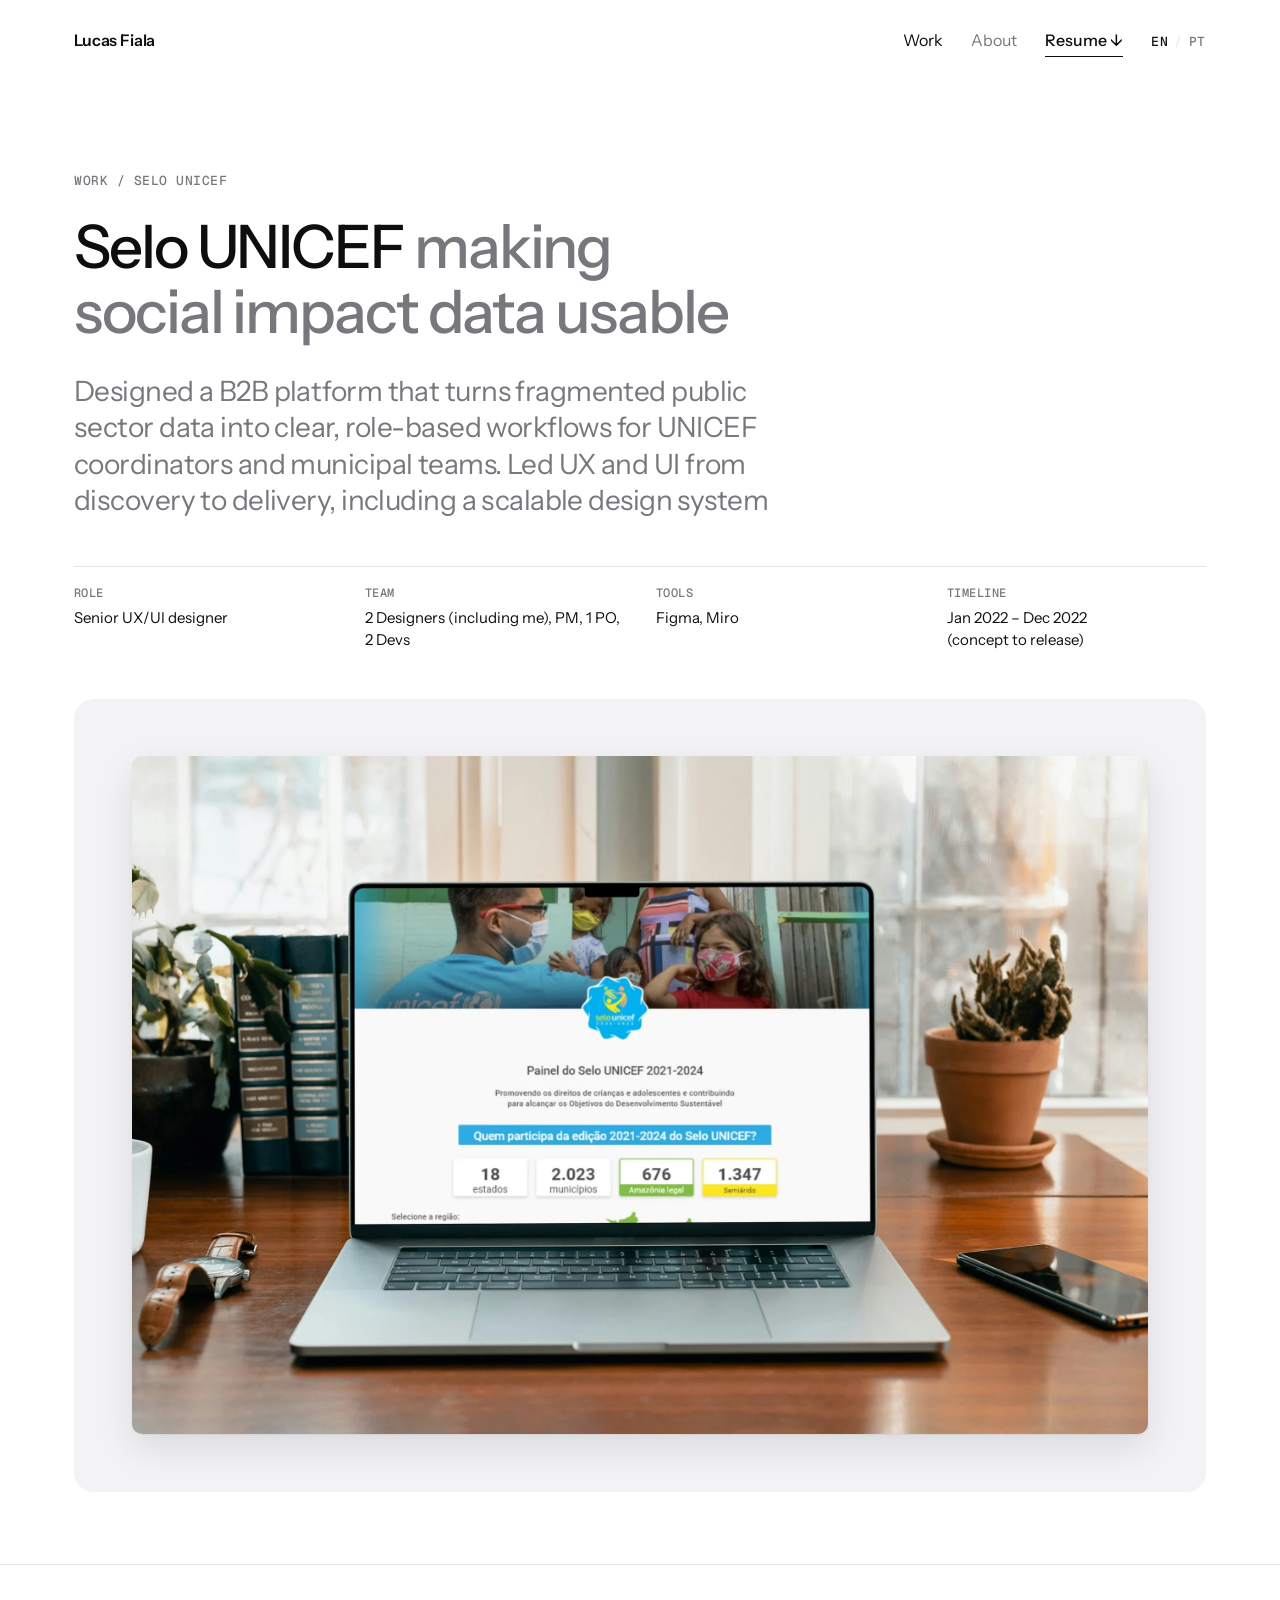
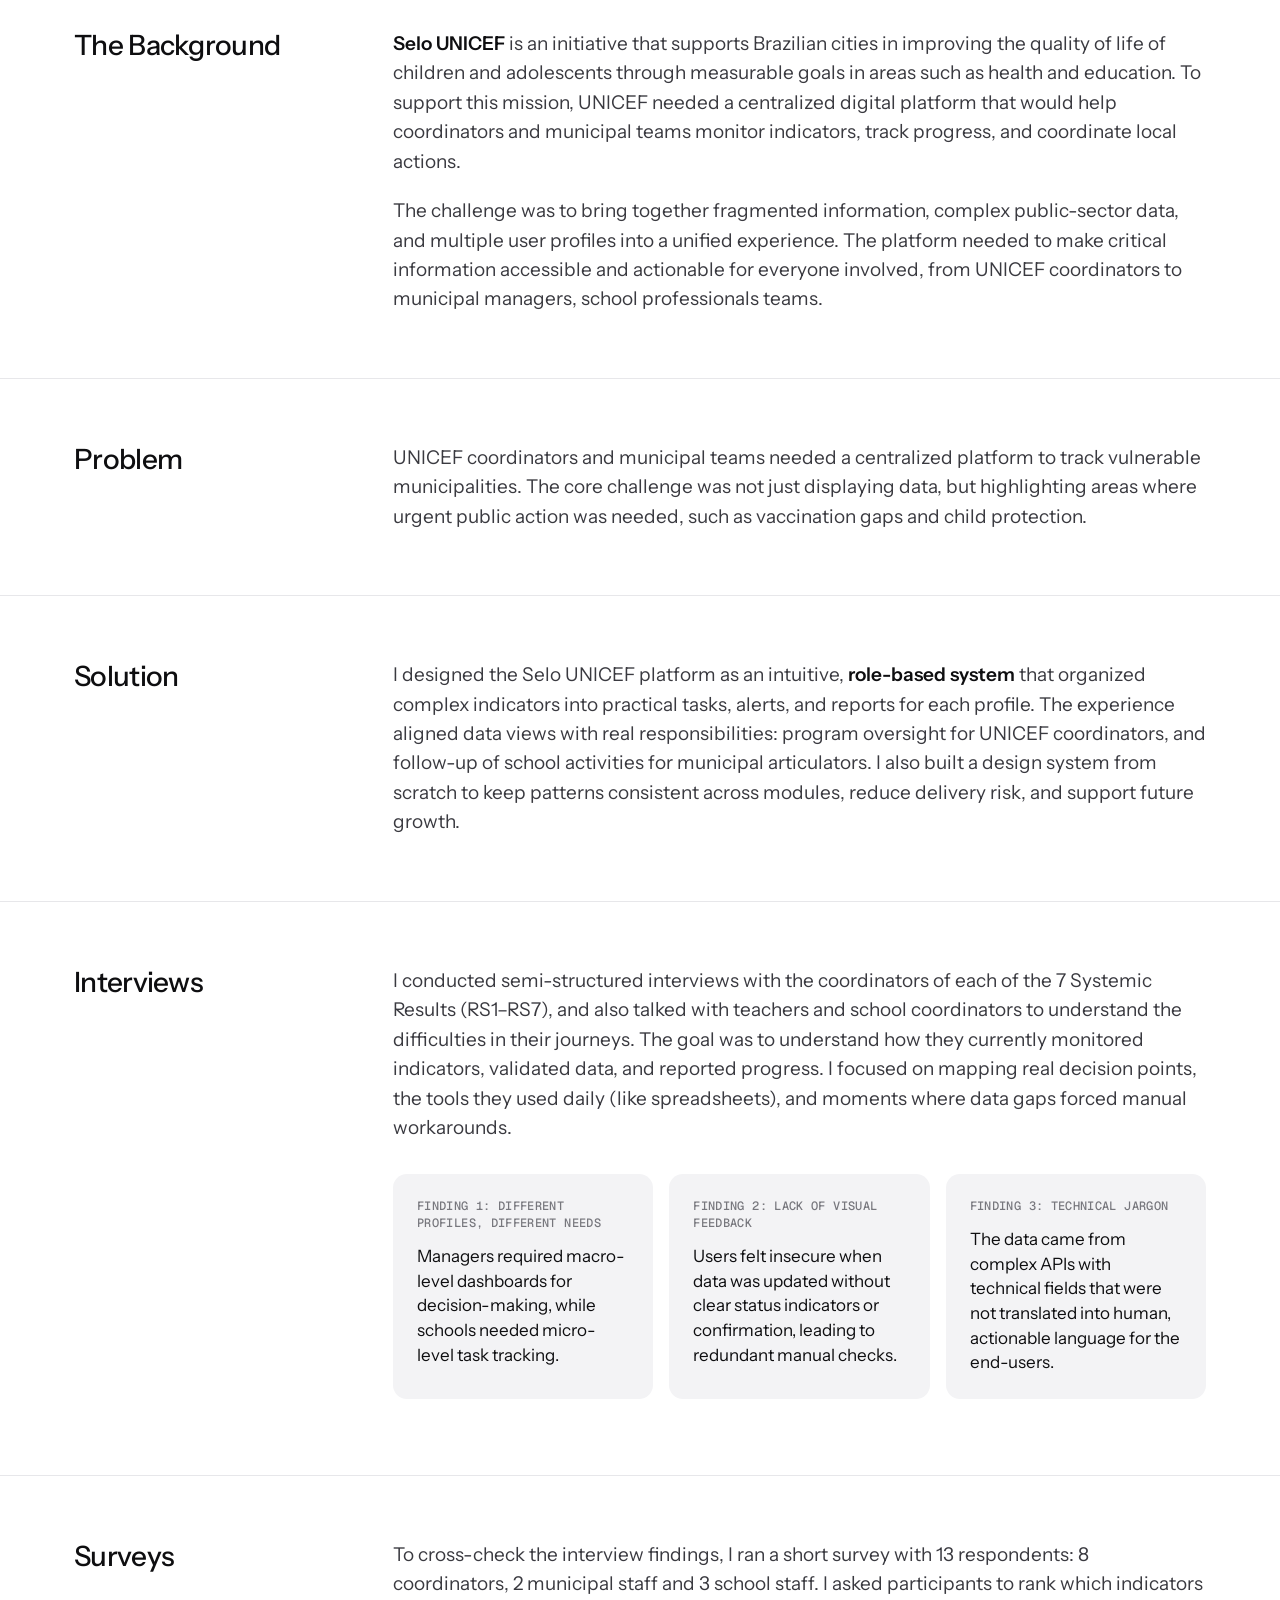
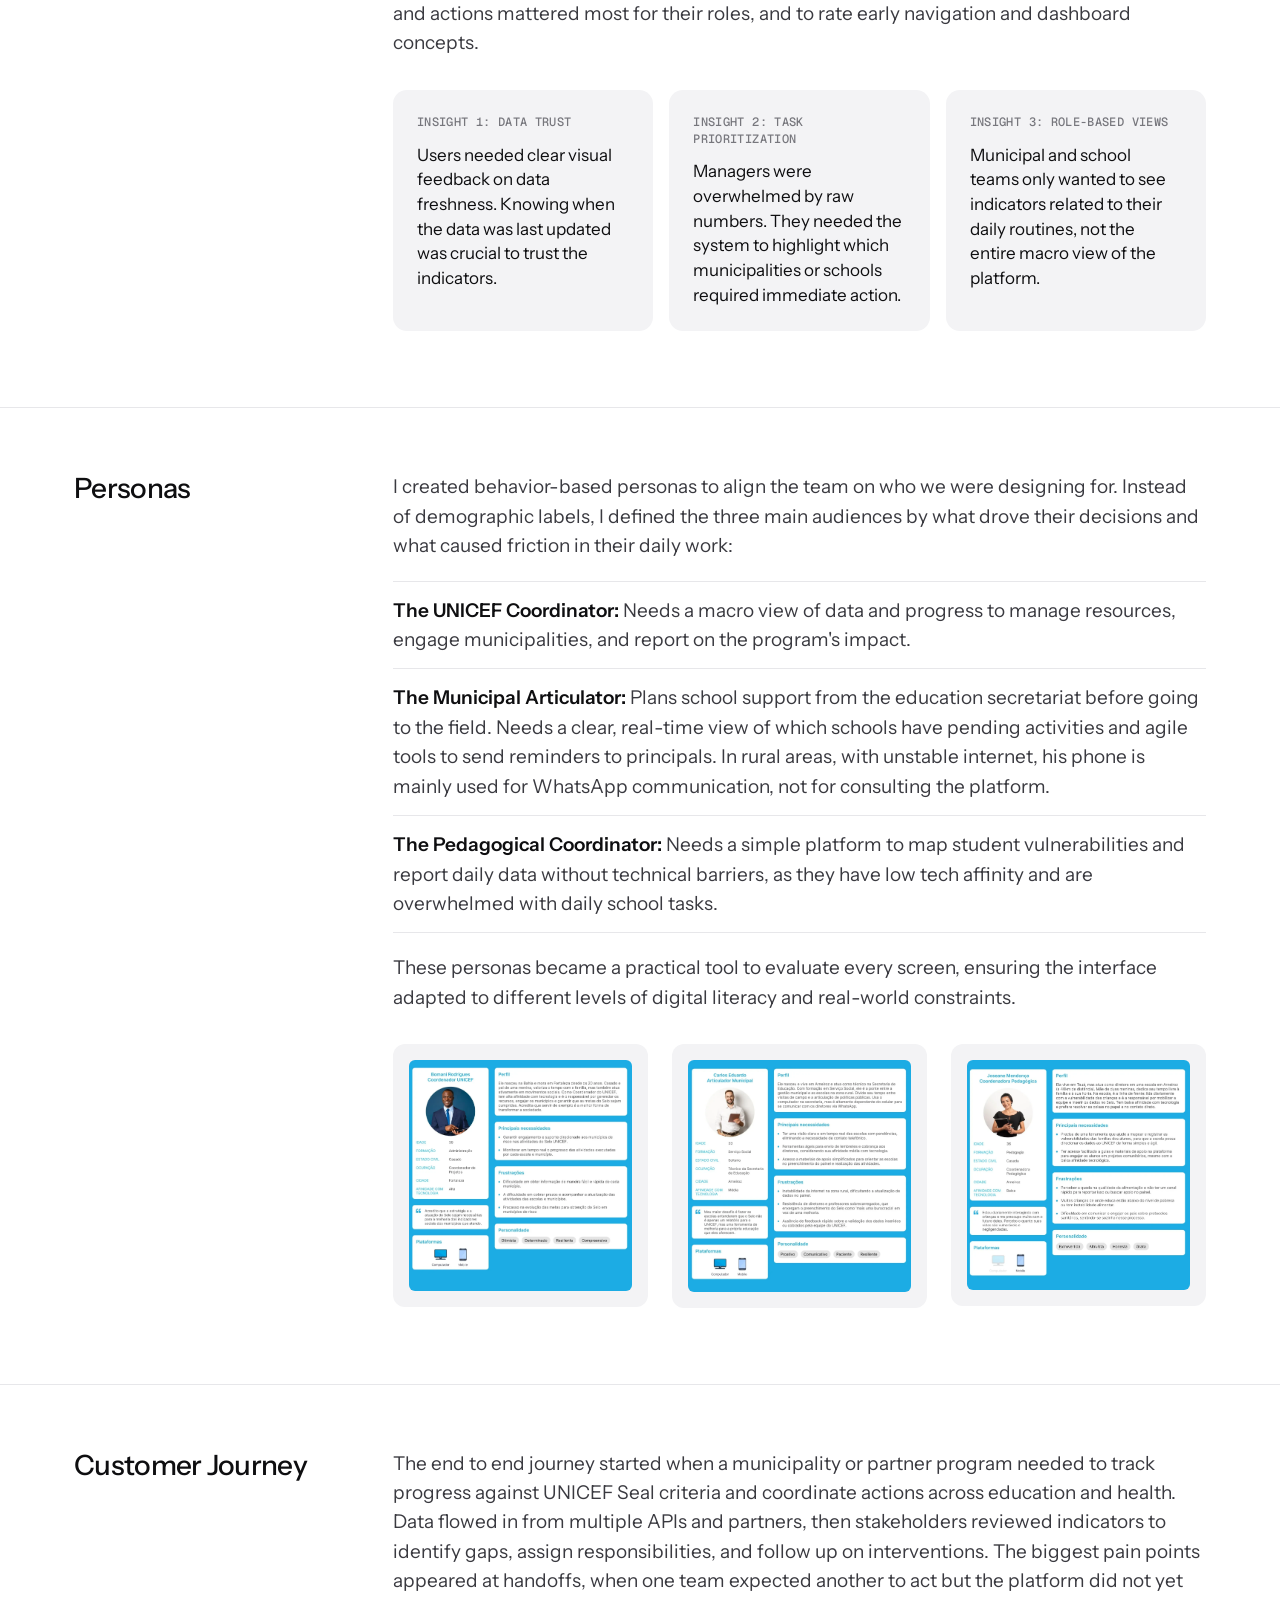
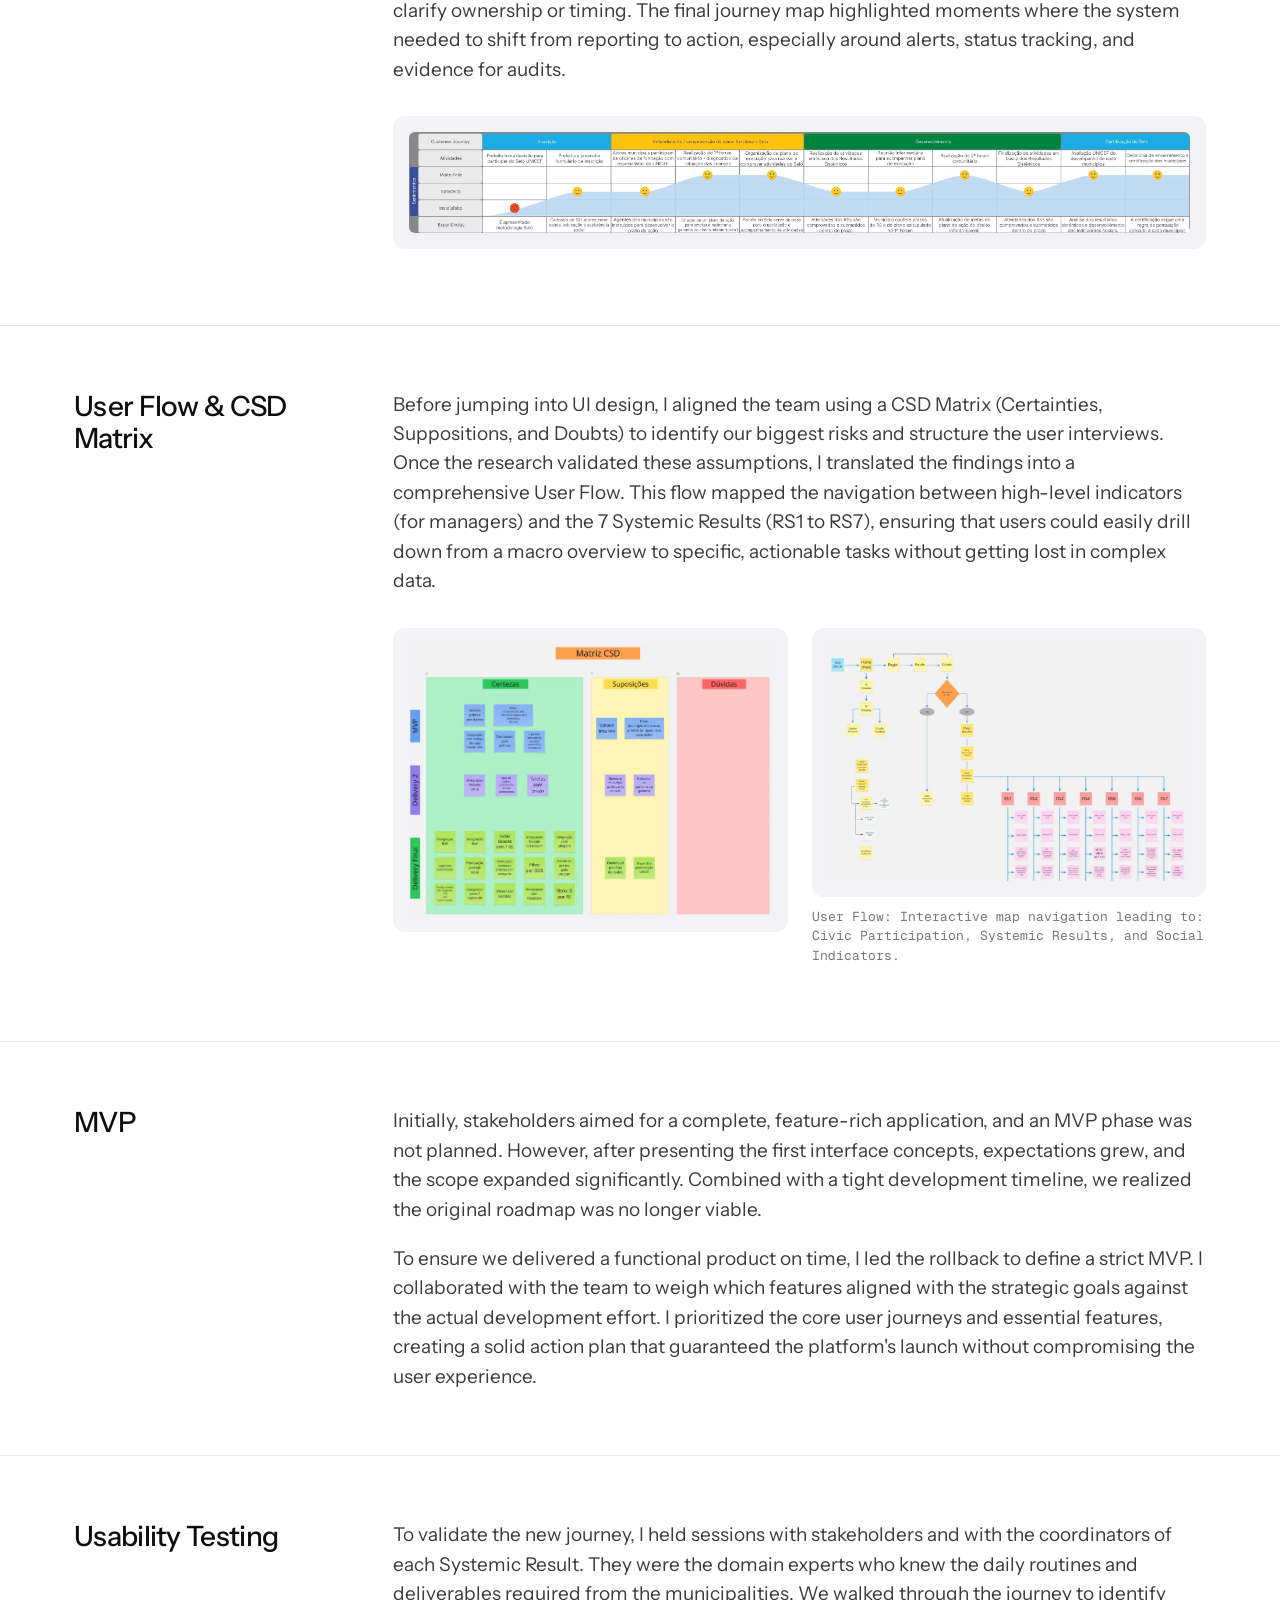
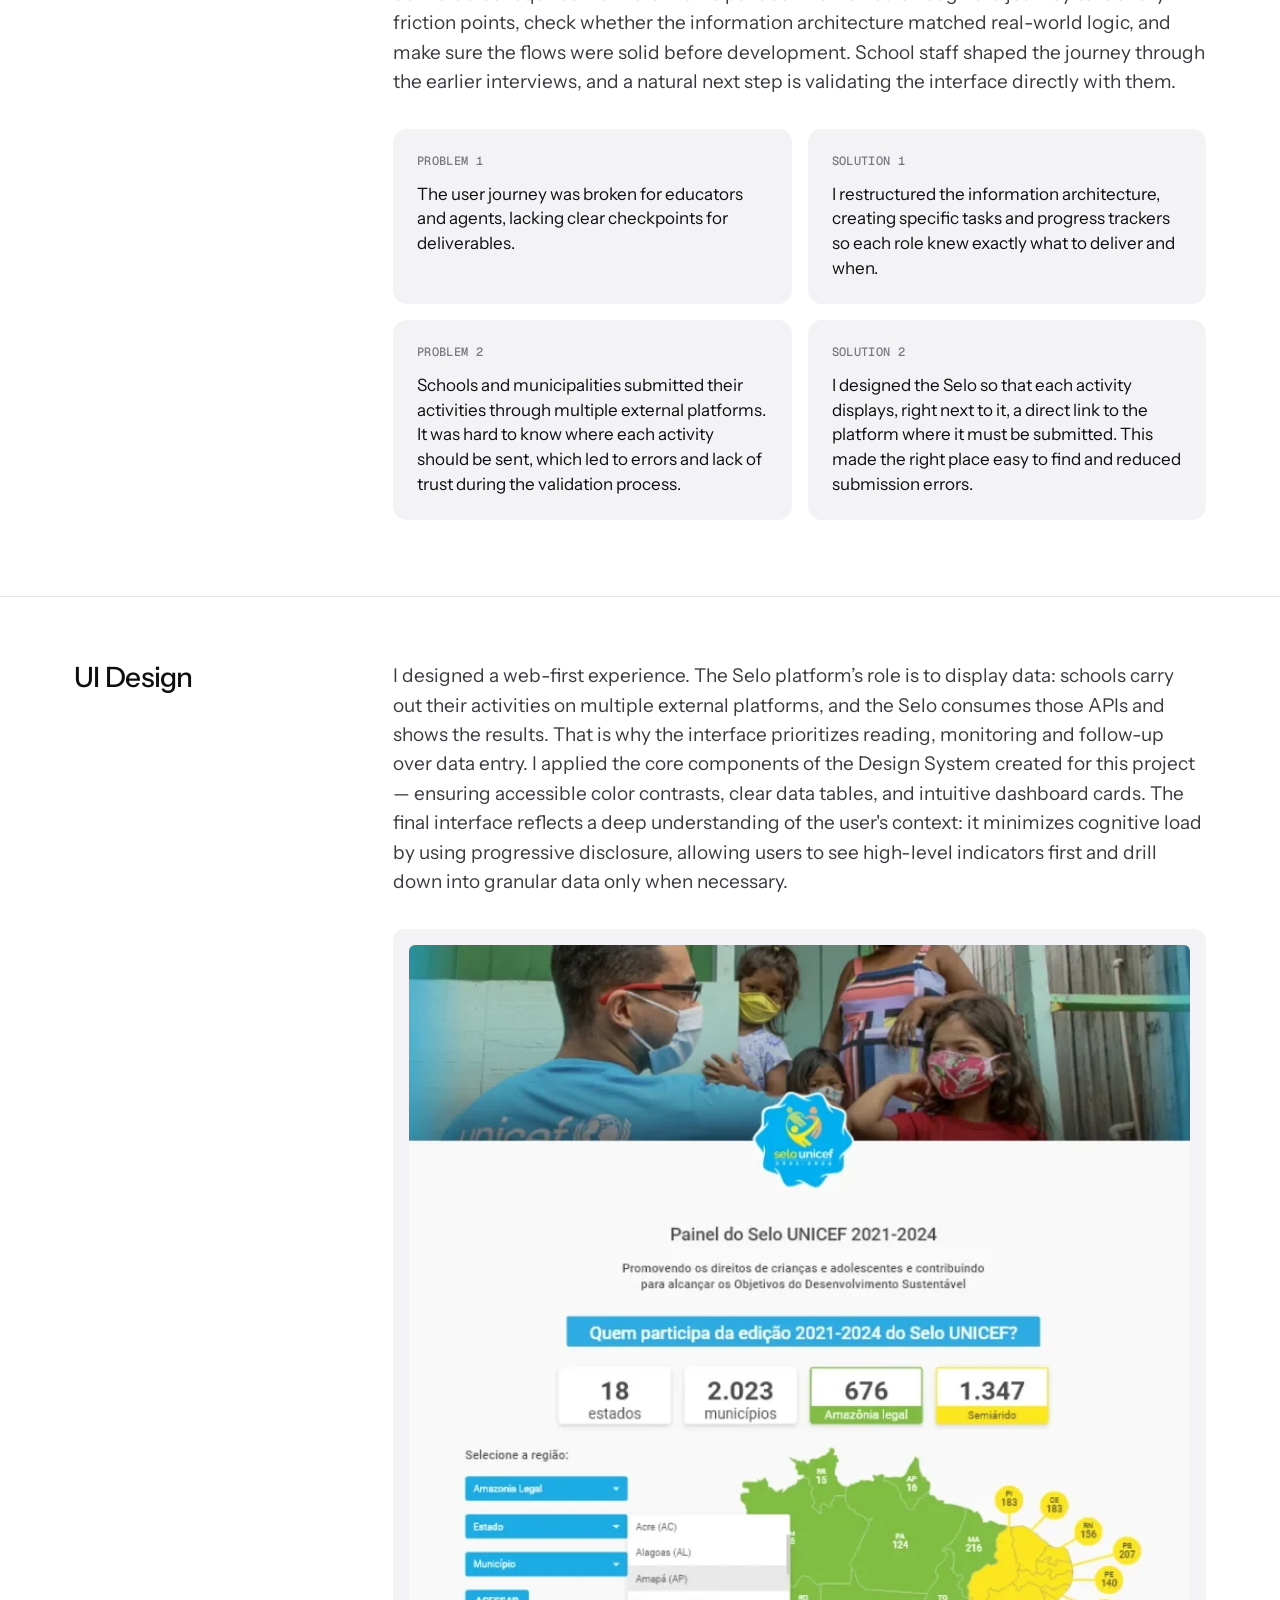
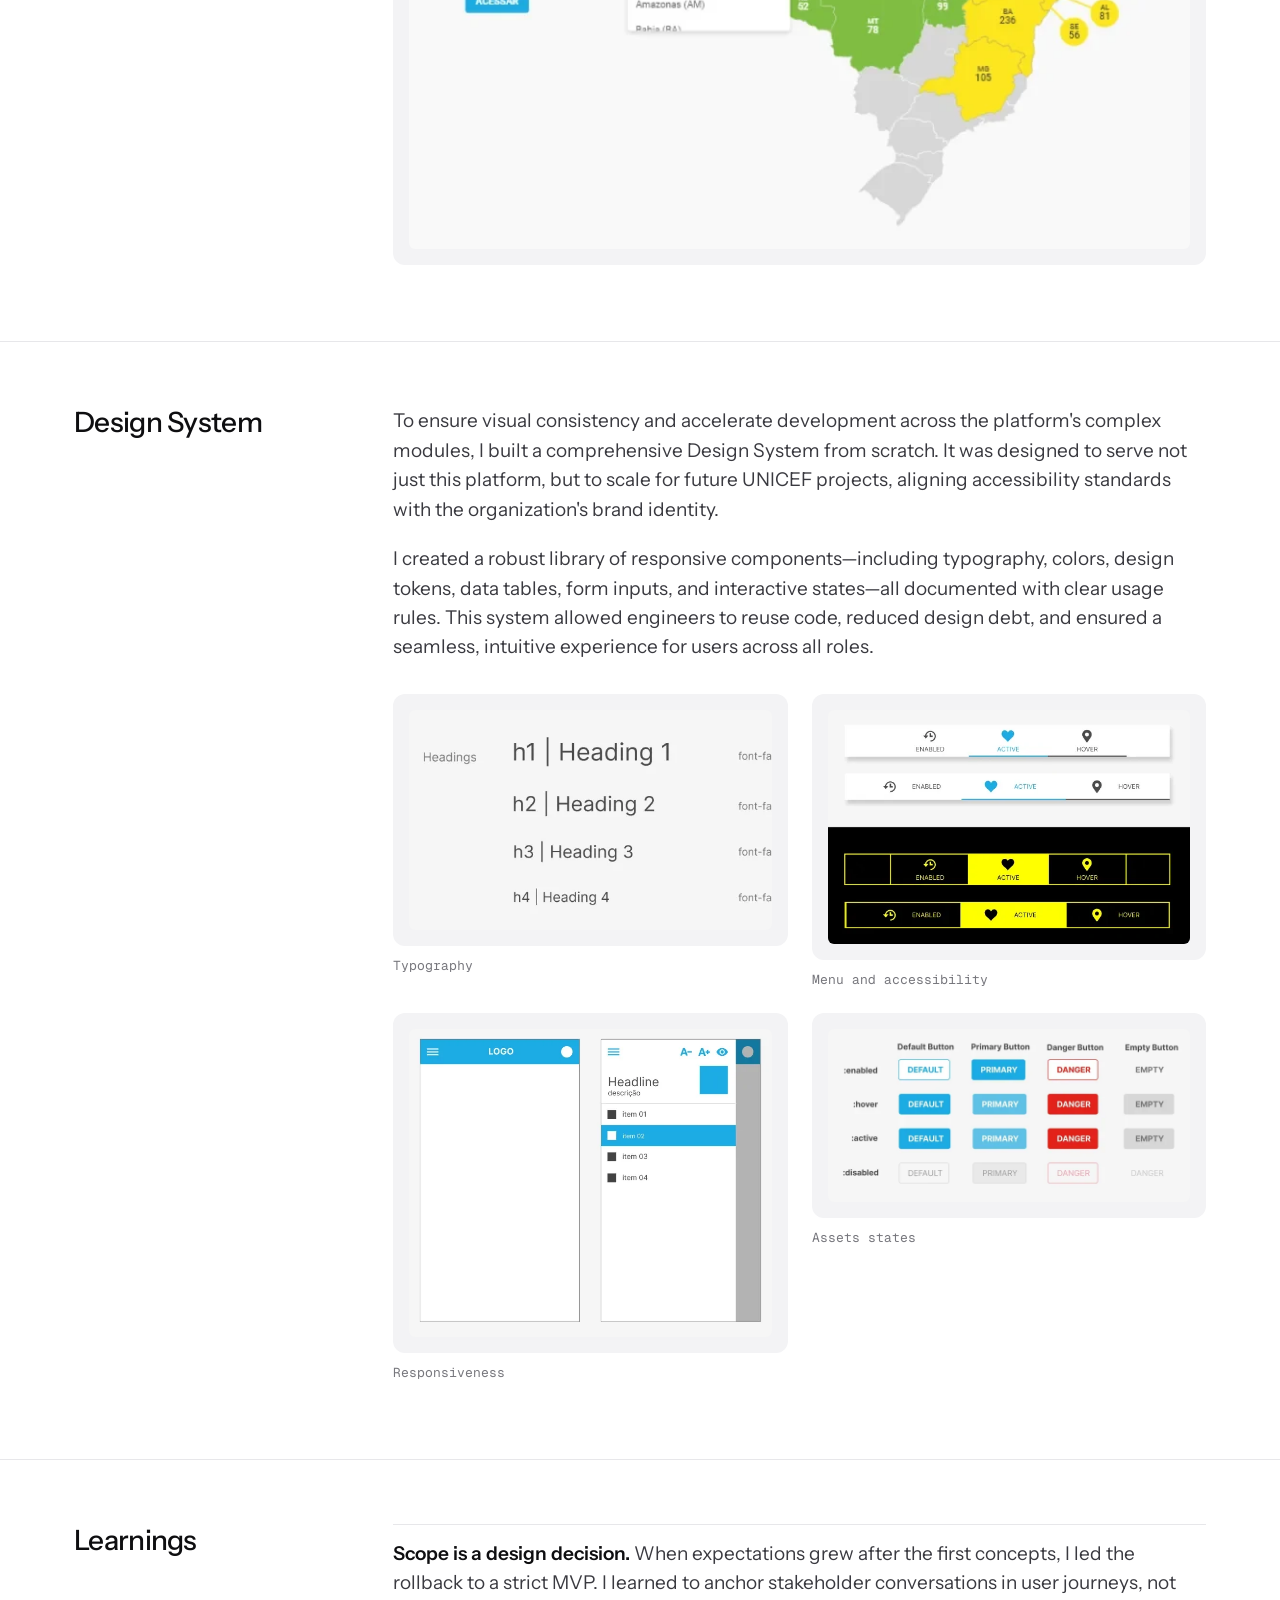
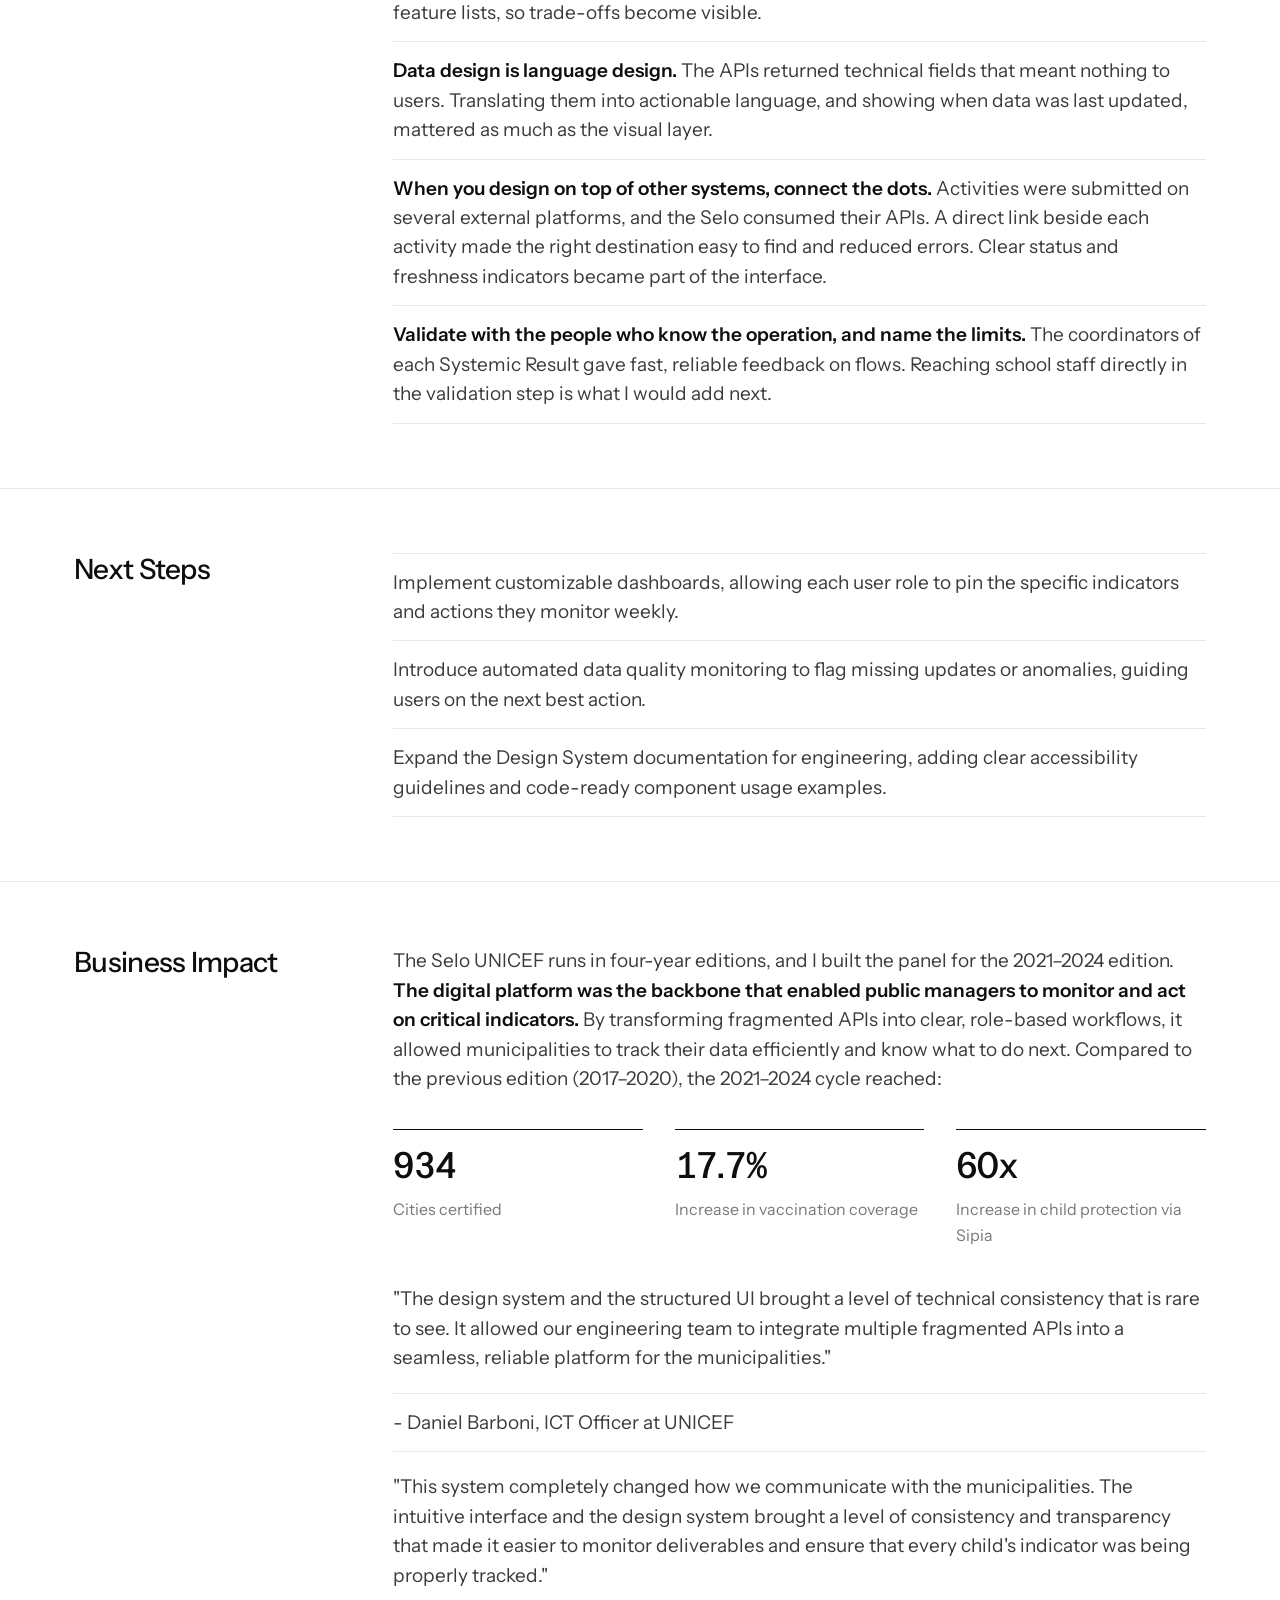
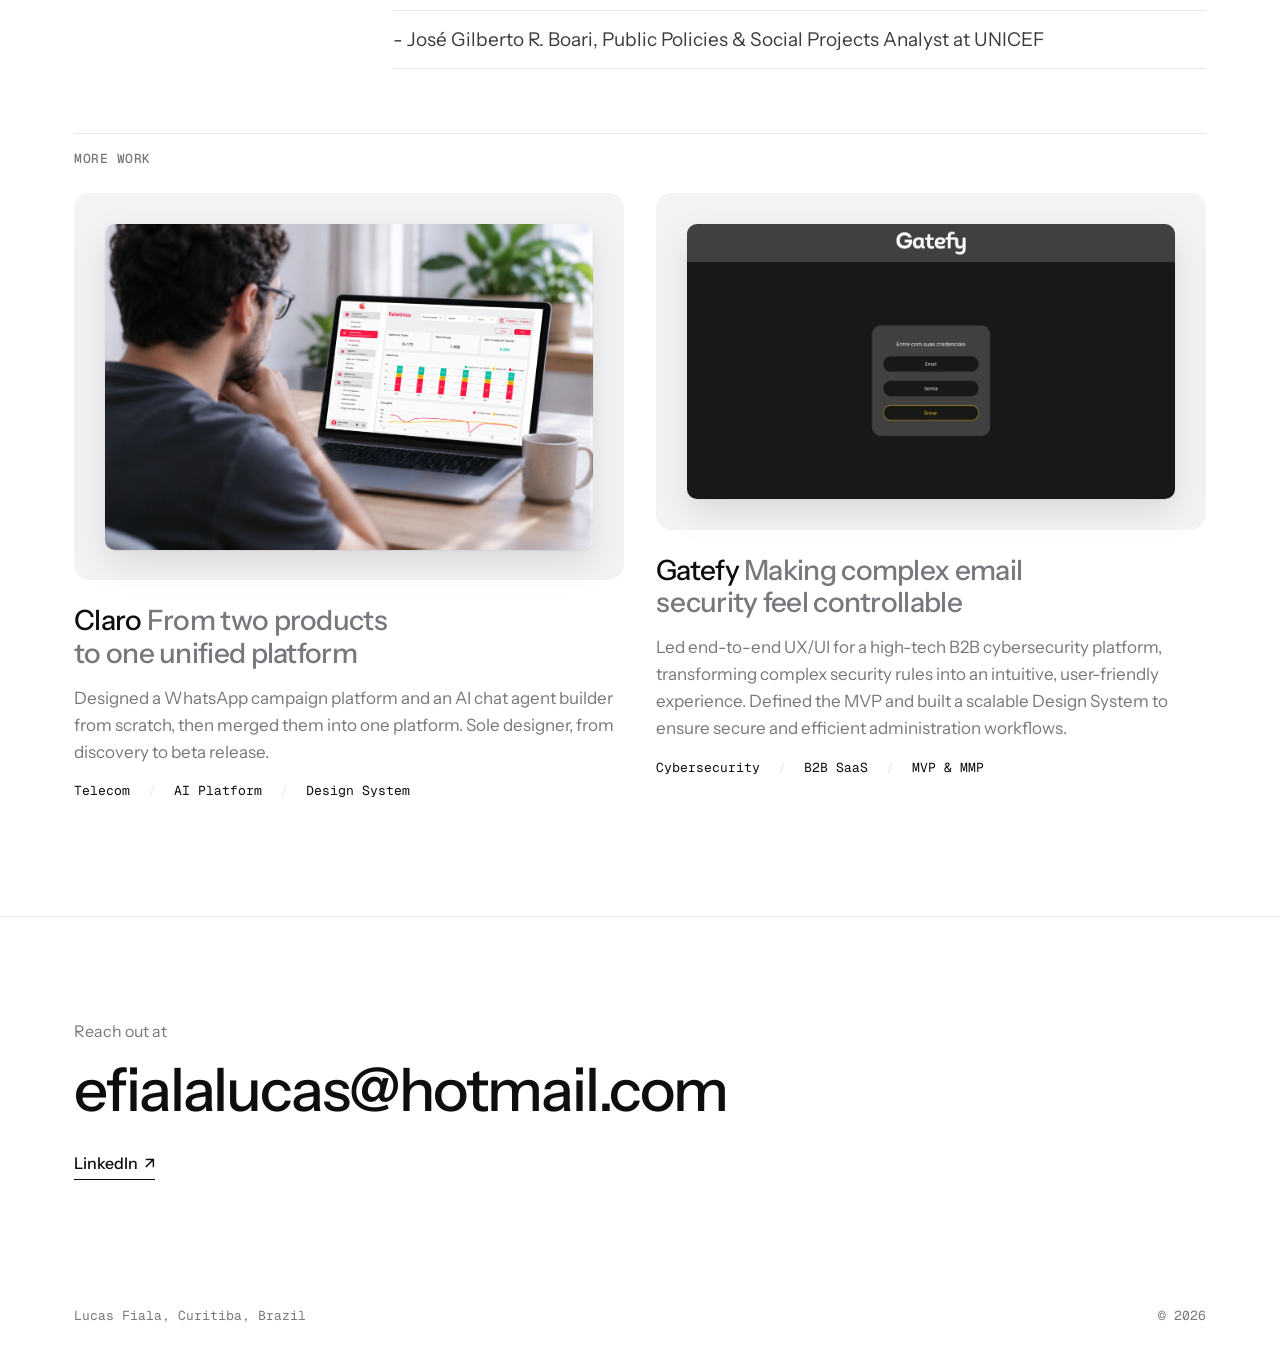
<file: cases/unicef.html>
<!DOCTYPE html>
<html lang="en">
<head>
<meta charset="UTF-8">
<meta name="viewport" content="width=device-width, initial-scale=1">
<title>Selo UNICEF, Making social impact data usable | Lucas Fiala</title>
<meta name="description" content="Designed a B2B platform that turns fragmented public sector data into clear, role-based workflows for UNICEF coordinators and municipal teams. Led UX and U">
<link rel="preconnect" href="https://fonts.googleapis.com"><link rel="stylesheet" href="https://fonts.googleapis.com/css2?family=Instrument+Sans:wght@400;500;600&family=Geist+Mono:wght@400;500&display=swap">
<link rel="stylesheet" href="../assets/css/style.css">
<link rel="icon" href="../favicon.ico" sizes="32x32">
<link rel="icon" href="../icon.svg" type="image/svg+xml">
<link rel="apple-touch-icon" href="../apple-touch-icon.png">
<link rel="alternate" hreflang="en" href="https://lucasfiala.github.io/cases/unicef.html">
<link rel="alternate" hreflang="pt-BR" href="https://lucasfiala.github.io/pt/cases/unicef.html">
<link rel="alternate" hreflang="x-default" href="https://lucasfiala.github.io/cases/unicef.html">
</head>
<body>
<header class="site-head"><div class="wrap">
  <a class="brand" href="../index.html">Lucas Fiala</a>
  <nav class="nav" aria-label="Main"><a href="../index.html" aria-current="page">Work</a><a href="../about.html">About</a><a class="nav-cta" href="../assets/resume-lfiala.pdf" download>Resume <span aria-hidden="true">↓</span></a><span class="lang"><span class="lang-on" aria-current="true">EN</span><span class="lang-sep" aria-hidden="true">/</span><a href="../pt/cases/unicef.html" lang="pt-BR" hreflang="pt-BR" aria-label="Ver em português">PT</a></span></nav>
</div></header>
<main>
  <article class="case-page">
  <header class="case-head"><div class="wrap">
    <p class="hello"><a href="../index.html">Work</a> / Selo UNICEF</p>
    <h1 class="statement">Selo UNICEF <em>making social impact data usable</em></h1>
    <p class="lede">Designed a B2B platform that turns fragmented public sector data into clear, role-based workflows for UNICEF coordinators and municipal teams. Led UX and UI from discovery to delivery, including a scalable design system</p>
    <dl class="meta"><div><dt>Role</dt><dd>Senior UX/UI designer</dd></div><div><dt>Team</dt><dd>2 Designers (including me), PM, 1 PO, 2 Devs</dd></div><div><dt>Tools</dt><dd>Figma, Miro</dd></div><div><dt>Timeline</dt><dd>Jan 2022 – Dec 2022<br>(concept to release)</dd></div></dl>
    <div class="case-plate"><img src="../assets/img/home/unicef.webp" alt="Selo UNICEF 2021–2024 panel" width="2400" height="1600"></div>
  </div></header>
  <section class="sec" aria-labelledby="the-background"><div class="wrap sec-grid">
    <h2 class="sec-title" id="the-background">The Background</h2>
    <div class="sec-body">
<p><strong>Selo UNICEF</strong> is an initiative that supports Brazilian cities in improving the quality of life of children and adolescents through measurable goals in areas such as health and education. To support this mission, UNICEF needed a centralized digital platform that would help coordinators and municipal teams monitor indicators, track progress, and coordinate local actions.</p>
<p>The challenge was to bring together fragmented information, complex public-sector data, and multiple user profiles into a unified experience. The platform needed to make critical information accessible and actionable for everyone involved, from UNICEF coordinators to municipal managers, school professionals teams.</p>
    </div>
  </div></section>
  <section class="sec" aria-labelledby="problem"><div class="wrap sec-grid">
    <h2 class="sec-title" id="problem">Problem</h2>
    <div class="sec-body">
<p>UNICEF coordinators and municipal teams needed a centralized platform to track vulnerable municipalities. The core challenge was not just displaying data, but highlighting areas where urgent public action was needed, such as vaccination gaps and child protection.</p>
    </div>
  </div></section>
  <section class="sec" aria-labelledby="solution"><div class="wrap sec-grid">
    <h2 class="sec-title" id="solution">Solution</h2>
    <div class="sec-body">
<p>I designed the Selo UNICEF platform as an intuitive, <strong>role-based system</strong> that organized complex indicators into practical tasks, alerts, and reports for each profile. The experience aligned data views with real responsibilities: program oversight for UNICEF coordinators, and follow-up of school activities for municipal articulators. I also built a design system from scratch to keep patterns consistent across modules, reduce delivery risk, and support future growth.</p>
    </div>
  </div></section>
  <section class="sec" aria-labelledby="interviews"><div class="wrap sec-grid">
    <h2 class="sec-title" id="interviews">Interviews</h2>
    <div class="sec-body">
<p>I conducted semi-structured interviews with the coordinators of each of the 7 Systemic Results (RS1–RS7), and also talked with teachers and school coordinators to understand the difficulties in their journeys. The goal was to understand how they currently monitored indicators, validated data, and reported progress. I focused on mapping real decision points, the tools they used daily (like spreadsheets), and moments where data gaps forced manual workarounds.</p>
<div class="cards"><div class="card"><p class="card-label">FINDING 1: Different Profiles, Different Needs</p><p class="card-text">Managers required macro-level dashboards for decision-making, while schools needed micro-level task tracking.</p></div><div class="card"><p class="card-label">FINDING 2: Lack of Visual Feedback</p><p class="card-text">Users felt insecure when data was updated without clear status indicators or confirmation, leading to redundant manual checks.</p></div><div class="card"><p class="card-label">FINDING 3: Technical Jargon</p><p class="card-text">The data came from complex APIs with technical fields that were not translated into human, actionable language for the end-users.</p></div></div>
    </div>
  </div></section>
  <section class="sec" aria-labelledby="surveys"><div class="wrap sec-grid">
    <h2 class="sec-title" id="surveys">Surveys</h2>
    <div class="sec-body">
<p>To cross-check the interview findings, I ran a short survey with 13 respondents: 8 coordinators, 2 municipal staff and 3 school staff. I asked participants to rank which indicators and actions mattered most for their roles, and to rate early navigation and dashboard concepts.</p>
<div class="cards"><div class="card"><p class="card-label">INSIGHT 1: Data Trust</p><p class="card-text">Users needed clear visual feedback on data freshness. Knowing when the data was last updated was crucial to trust the indicators.</p></div><div class="card"><p class="card-label">INSIGHT 2: Task Prioritization</p><p class="card-text">Managers were overwhelmed by raw numbers. They needed the system to highlight which municipalities or schools required immediate action.</p></div><div class="card"><p class="card-label">INSIGHT 3: Role-Based Views</p><p class="card-text">Municipal and school teams only wanted to see indicators related to their daily routines, not the entire macro view of the platform.</p></div></div>
    </div>
  </div></section>
  <section class="sec" aria-labelledby="personas"><div class="wrap sec-grid">
    <h2 class="sec-title" id="personas">Personas</h2>
    <div class="sec-body">
<p>I created behavior-based personas to align the team on who we were designing for. Instead of demographic labels, I defined the three main audiences by what drove their decisions and what caused friction in their daily work:</p>
<ul class="list"><li><strong>The UNICEF Coordinator:</strong> Needs a macro view of data and progress to manage resources, engage municipalities, and report on the program's impact.</li><li><strong>The Municipal Articulator:</strong> Plans school support from the education secretariat before going to the field. Needs a clear, real-time view of which schools have pending activities and agile tools to send reminders to principals. In rural areas, with unstable internet, his phone is mainly used for WhatsApp communication, not for consulting the platform.</li><li><strong>The Pedagogical Coordinator:</strong> Needs a simple platform to map student vulnerabilities and report daily data without technical barriers, as they have low tech affinity and are overwhelmed with daily school tasks.</li></ul>
<p>These personas became a practical tool to evaluate every screen, ensuring the interface adapted to different levels of digital literacy and real-world constraints.</p>
<div class="figs cols-3">
<figure><button class="zoom" type="button" aria-label="Enlarge image"><img src="../assets/img/unicef/01.webp" alt="Project image" width="1201" height="1244" loading="lazy"></button></figure>
<figure><button class="zoom" type="button" aria-label="Enlarge image"><img src="../assets/img/unicef/02.webp" alt="Project image" width="1204" height="1248" loading="lazy"></button></figure>
<figure><button class="zoom" type="button" aria-label="Enlarge image"><img src="../assets/img/unicef/03.webp" alt="Project image" width="1199" height="1237" loading="lazy"></button></figure>
</div>
    </div>
  </div></section>
  <section class="sec" aria-labelledby="customer-journey"><div class="wrap sec-grid">
    <h2 class="sec-title" id="customer-journey">Customer Journey</h2>
    <div class="sec-body">
<p>The end to end journey started when a municipality or partner program needed to track progress against UNICEF Seal criteria and coordinate actions across education and health. Data flowed in from multiple APIs and partners, then stakeholders reviewed indicators to identify gaps, assign responsibilities, and follow up on interventions. The biggest pain points appeared at handoffs, when one team expected another to act but the platform did not yet clarify ownership or timing. The final journey map highlighted moments where the system needed to shift from reporting to action, especially around alerts, status tracking, and evidence for audits.</p>
<div class="figs">
<figure><button class="zoom" type="button" aria-label="Enlarge image"><img src="../assets/img/unicef/04.webp" alt="Project image" width="2681" height="345" loading="lazy"></button></figure>
</div>
    </div>
  </div></section>
  <section class="sec" aria-labelledby="user-flow-amp-csd-matrix"><div class="wrap sec-grid">
    <h2 class="sec-title" id="user-flow-amp-csd-matrix">User Flow &amp; CSD Matrix</h2>
    <div class="sec-body">
<p>Before jumping into UI design, I aligned the team using a CSD Matrix (Certainties, Suppositions, and Doubts) to identify our biggest risks and structure the user interviews. Once the research validated these assumptions, I translated the findings into a comprehensive User Flow. This flow mapped the navigation between high-level indicators (for managers) and the 7 Systemic Results (RS1 to RS7), ensuring that users could easily drill down from a macro overview to specific, actionable tasks without getting lost in complex data.</p>
<div class="figs cols-2">
<figure><button class="zoom" type="button" aria-label="Enlarge image"><img src="../assets/img/unicef/05.webp" alt="Project image" width="1583" height="1190" loading="lazy"></button></figure>
<figure><button class="zoom" type="button" aria-label="Enlarge image"><img src="../assets/img/unicef/06.webp" alt="User Flow: Interactive map navigation leading to: Civic Participation, Systemic Results, and Social Indicators." width="1825" height="1194" loading="lazy"></button><figcaption>User Flow: Interactive map navigation leading to: Civic Participation, Systemic Results, and Social Indicators.</figcaption></figure>
</div>
    </div>
  </div></section>
  <section class="sec" aria-labelledby="mvp"><div class="wrap sec-grid">
    <h2 class="sec-title" id="mvp">MVP</h2>
    <div class="sec-body">
<p>Initially, stakeholders aimed for a complete, feature-rich application, and an MVP phase was not planned. However, after presenting the first interface concepts, expectations grew, and the scope expanded significantly. Combined with a tight development timeline, we realized the original roadmap was no longer viable.</p>
<p>To ensure we delivered a functional product on time, I led the rollback to define a strict MVP. I collaborated with the team to weigh which features aligned with the strategic goals against the actual development effort. I prioritized the core user journeys and essential features, creating a solid action plan that guaranteed the platform's launch without compromising the user experience.</p>
    </div>
  </div></section>
  <section class="sec" aria-labelledby="usability-testing"><div class="wrap sec-grid">
    <h2 class="sec-title" id="usability-testing">Usability Testing</h2>
    <div class="sec-body">
<p>To validate the new journey, I held sessions with stakeholders and with the coordinators of each Systemic Result. They were the domain experts who knew the daily routines and deliverables required from the municipalities. We walked through the journey to identify friction points, check whether the information architecture matched real-world logic, and make sure the flows were solid before development. School staff shaped the journey through the earlier interviews, and a natural next step is validating the interface directly with them.</p>
<div class="cards cols-2"><div class="card"><p class="card-label">Problem 1</p><p class="card-text">The user journey was broken for educators and agents, lacking clear checkpoints for deliverables.</p></div><div class="card"><p class="card-label">Solution 1</p><p class="card-text">I restructured the information architecture, creating specific tasks and progress trackers so each role knew exactly what to deliver and when.</p></div><div class="card"><p class="card-label">Problem 2</p><p class="card-text">Schools and municipalities submitted their activities through multiple external platforms. It was hard to know where each activity should be sent, which led to errors and lack of trust during the validation process.</p></div><div class="card"><p class="card-label">Solution 2</p><p class="card-text">I designed the Selo so that each activity displays, right next to it, a direct link to the platform where it must be submitted. This made the right place easy to find and reduced submission errors.</p></div></div>
    </div>
  </div></section>
  <section class="sec" aria-labelledby="ui-design"><div class="wrap sec-grid">
    <h2 class="sec-title" id="ui-design">UI Design</h2>
    <div class="sec-body">
<p>I designed a web-first experience. The Selo platform’s role is to display data: schools carry out their activities on multiple external platforms, and the Selo consumes those APIs and shows the results. That is why the interface prioritizes reading, monitoring and follow-up over data entry. I applied the core components of the Design System created for this project— ensuring accessible color contrasts, clear data tables, and intuitive dashboard cards. The final interface reflects a deep understanding of the user's context: it minimizes cognitive load by using progressive disclosure, allowing users to see high-level indicators first and drill down into granular data only when necessary.</p>
<div class="figs">
<figure><button class="zoom" type="button" aria-label="Enlarge image"><img src="../assets/img/unicef/07.webp" alt="Project image" width="814" height="943" loading="lazy"></button></figure>
</div>
    </div>
  </div></section>
  <section class="sec" aria-labelledby="design-system"><div class="wrap sec-grid">
    <h2 class="sec-title" id="design-system">Design System</h2>
    <div class="sec-body">
<p>To ensure visual consistency and accelerate development across the platform's complex modules, I built a comprehensive Design System from scratch. It was designed to serve not just this platform, but to scale for future UNICEF projects, aligning accessibility standards with the organization's brand identity.</p>
<p>I created a robust library of responsive components—including typography, colors, design tokens, data tables, form inputs, and interactive states—all documented with clear usage rules. This system allowed engineers to reuse code, reduced design debt, and ensured a seamless, intuitive experience for users across all roles.</p>
<div class="figs cols-2">
<figure><button class="zoom" type="button" aria-label="Enlarge image"><img src="../assets/img/unicef/08.webp" alt="Typography" width="541" height="328" loading="lazy"></button><figcaption>Typography</figcaption></figure>
<figure><button class="zoom" type="button" aria-label="Enlarge image"><img src="../assets/img/unicef/09.webp" alt="Menu and accessibility" width="621" height="401" loading="lazy"></button><figcaption>Menu and accessibility</figcaption></figure>
<figure><button class="zoom" type="button" aria-label="Enlarge image"><img src="../assets/img/unicef/10.webp" alt="Responsiveness" width="678" height="576" loading="lazy"></button><figcaption>Responsiveness</figcaption></figure>
<figure><button class="zoom" type="button" aria-label="Enlarge image"><img src="../assets/img/unicef/11.webp" alt="Assets states" width="752" height="358" loading="lazy"></button><figcaption>Assets states</figcaption></figure>
</div>
    </div>
  </div></section>
  <section class="sec" aria-labelledby="learnings"><div class="wrap sec-grid">
    <h2 class="sec-title" id="learnings">Learnings</h2>
    <div class="sec-body">
<ul class="list"><li><strong>Scope is a design decision.</strong> When expectations grew after the first concepts, I led the rollback to a strict MVP. I learned to anchor stakeholder conversations in user journeys, not feature lists, so trade-offs become visible.</li><li><strong>Data design is language design.</strong> The APIs returned technical fields that meant nothing to users. Translating them into actionable language, and showing when data was last updated, mattered as much as the visual layer.</li><li><strong>When you design on top of other systems, connect the dots.</strong> Activities were submitted on several external platforms, and the Selo consumed their APIs. A direct link beside each activity made the right destination easy to find and reduced errors. Clear status and freshness indicators became part of the interface.</li><li><strong>Validate with the people who know the operation, and name the limits.</strong> The coordinators of each Systemic Result gave fast, reliable feedback on flows. Reaching school staff directly in the validation step is what I would add next.</li></ul>
    </div>
  </div></section>
  <section class="sec" aria-labelledby="next-steps"><div class="wrap sec-grid">
    <h2 class="sec-title" id="next-steps">Next Steps</h2>
    <div class="sec-body">
<ul class="list"><li>Implement customizable dashboards, allowing each user role to pin the specific indicators and actions they monitor weekly.</li><li>Introduce automated data quality monitoring to flag missing updates or anomalies, guiding users on the next best action.</li><li>Expand the Design System documentation for engineering, adding clear accessibility guidelines and code-ready component usage examples.</li></ul>
    </div>
  </div></section>
  <section class="sec" aria-labelledby="business-impact"><div class="wrap sec-grid">
    <h2 class="sec-title" id="business-impact">Business Impact</h2>
    <div class="sec-body">
<p>The Selo UNICEF runs in four-year editions, and I built the panel for the 2021–2024 edition. <strong>The digital platform was the backbone that enabled public managers to monitor and act on critical indicators.</strong> By transforming fragmented APIs into clear, role-based workflows, it allowed municipalities to track their data efficiently and know what to do next. Compared to the previous edition (2017–2020), the 2021–2024 cycle reached:</p>
<div class="stats"><div class="stat"><p class="stat-num">934</p><p class="stat-text">Cities certified</p></div><div class="stat"><p class="stat-num">17.7%</p><p class="stat-text">Increase in vaccination coverage</p></div><div class="stat"><p class="stat-num">60x</p><p class="stat-text">Increase in child protection via Sipia</p></div></div>
<p>"The design system and the structured UI brought a level of technical consistency that is rare to see. It allowed our engineering team to integrate multiple fragmented APIs into a seamless, reliable platform for the municipalities."</p>
<ul class="list"><li>- Daniel Barboni, ICT Officer at UNICEF</li></ul>
<p>"This system completely changed how we communicate with the municipalities. The intuitive interface and the design system brought a level of consistency and transparency that made it easier to monitor deliverables and ensure that every child's indicator was being properly tracked."</p>
<ul class="list"><li>- José Gilberto R. Boari, Public Policies &amp; Social Projects Analyst at UNICEF</li></ul>
    </div>
  </div></section>
  </article>
  <section aria-labelledby="more-label"><div class="wrap">
    <h2 class="section-label" id="more-label">More work</h2>
    <div class="work work-2">
      <a class="case" href="../cases/claro.html">
        <div class="case-plate"><img src="../assets/img/home/claro.webp" alt="Reports screen of the unified Claro platform" width="2400" height="1599" loading="lazy"></div>
        <div class="case-body">
          <h3 class="case-title">Claro <em>From two products to one unified platform</em></h3>
          <div>
            <p class="case-text">Designed a WhatsApp campaign platform and an AI chat agent builder from scratch, then merged them into one platform. Sole designer, from discovery to beta release.</p>
            <ul class="tags"><li>Telecom</li><li>AI Platform</li><li>Design System</li></ul>
          </div>
        </div>
      </a>
      <a class="case" href="../cases/gatefy.html">
        <div class="case-plate"><img src="../assets/img/home/gatefy.webp" alt="Gatefy sign-in screen" width="1279" height="719" loading="lazy"></div>
        <div class="case-body">
          <h3 class="case-title">Gatefy <em>Making complex email security feel controllable</em></h3>
          <div>
            <p class="case-text">Led end-to-end UX/UI for a high-tech B2B cybersecurity platform, transforming complex security rules into an intuitive, user-friendly experience. Defined the MVP and built a scalable Design System to ensure secure and efficient administration workflows.</p>
            <ul class="tags"><li>Cybersecurity</li><li>B2B SaaS</li><li>MVP &amp; MMP</li></ul>
          </div>
        </div>
      </a>
    </div>
  </div></section>
  <section class="contact" id="contact"><div class="wrap">
    <p>Reach out at</p>
    <a class="mail" href="mailto:efialalucas@hotmail.com">efialalucas@hotmail.com</a>
    <div class="links"><a class="link" href="https://www.linkedin.com/in/lfiala/" target="_blank" rel="noopener">LinkedIn <span aria-hidden="true">↗</span></a></div>
  </div></section>
</main>
<footer class="site-foot"><div class="wrap"><span>Lucas Fiala, Curitiba, Brazil</span><span>© <span data-year>2026</span></span></div></footer>
<script src="../assets/js/main.js"></script>
</body>
</html>
</file>
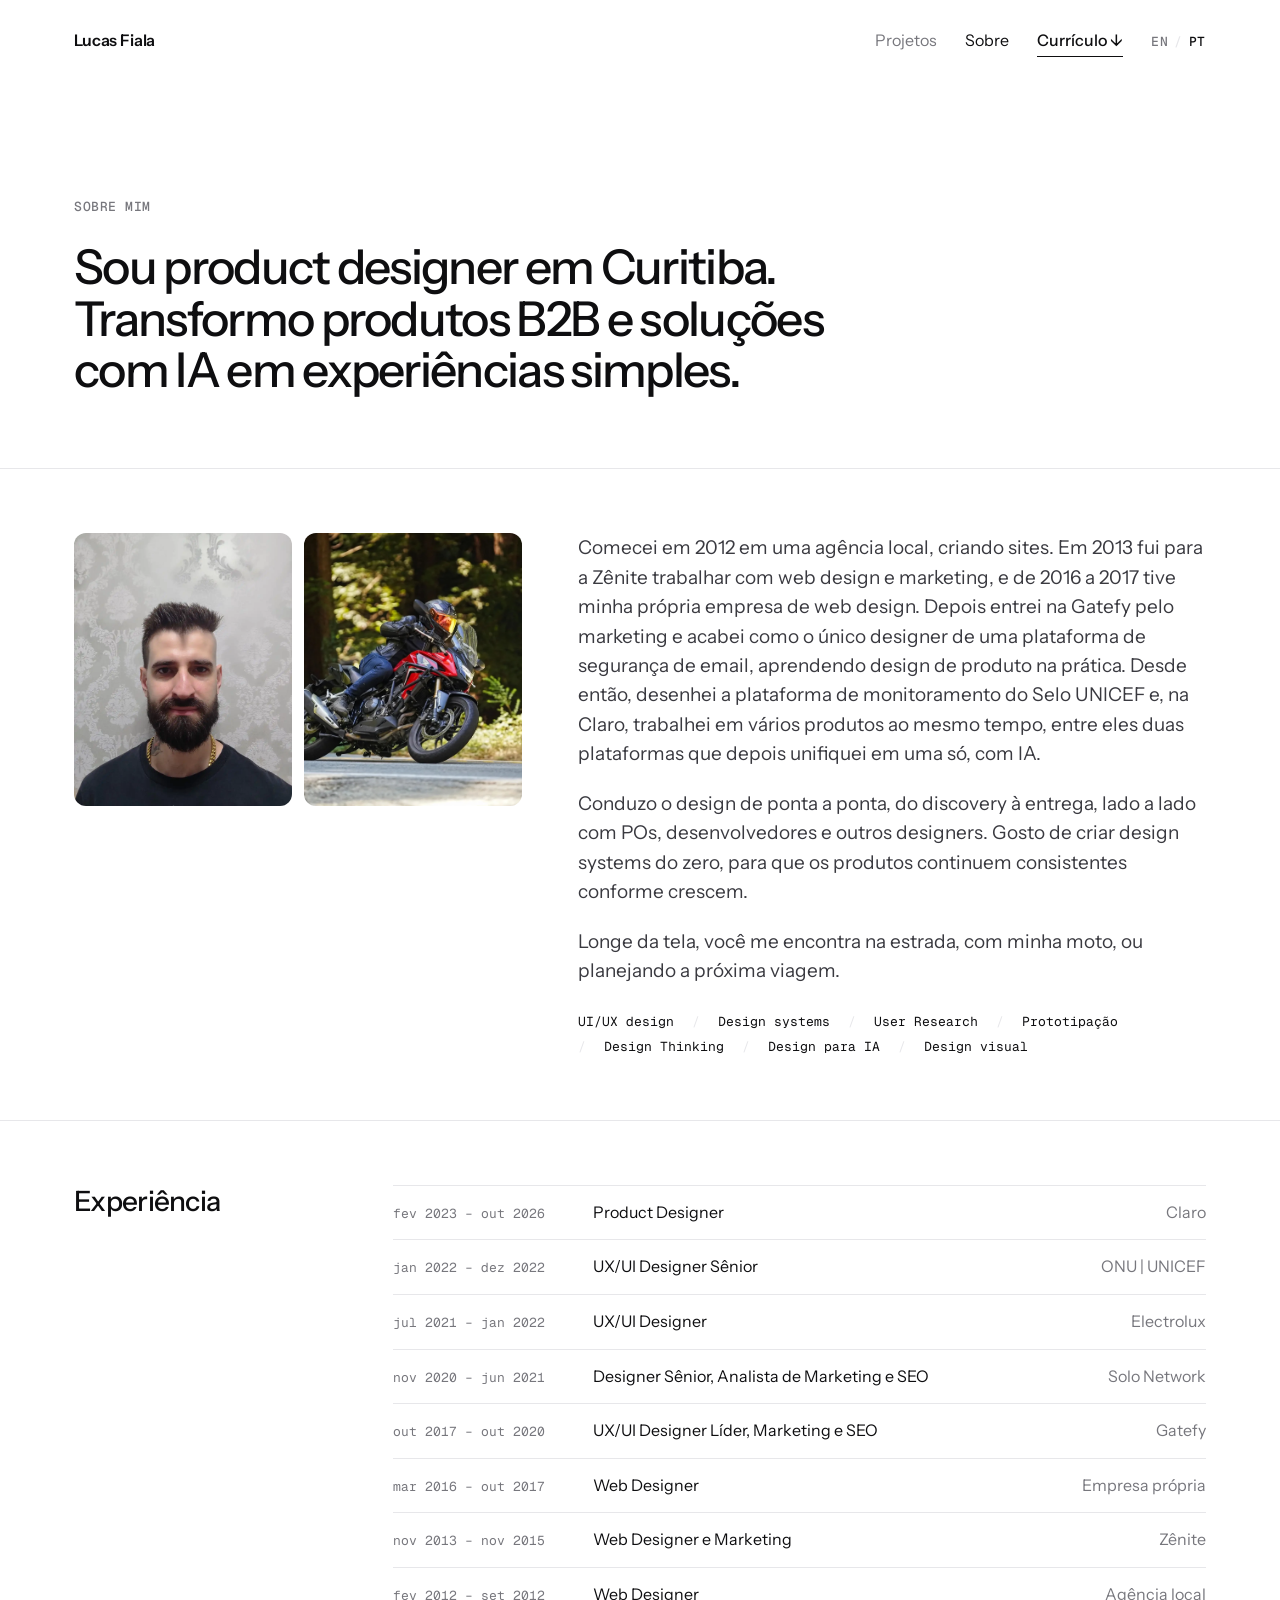
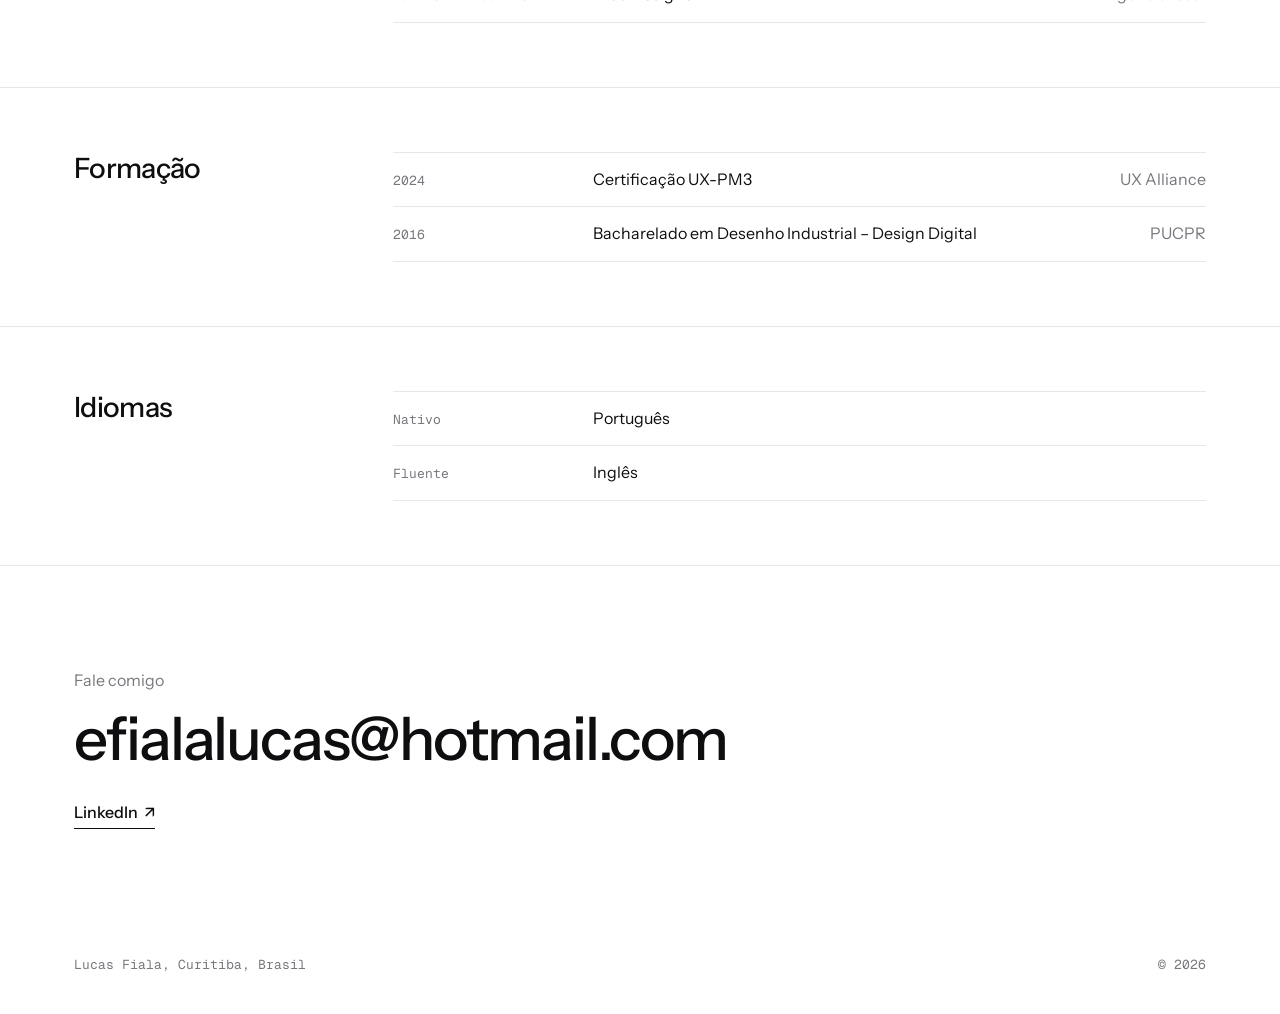
<file: pt/about.html>
<!DOCTYPE html>
<html lang="pt-BR">
<head>
<meta charset="UTF-8">
<meta name="viewport" content="width=device-width, initial-scale=1">
<title>Sobre | Lucas Fiala</title>
<meta name="description" content="Product designer em Curitiba. Torno produtos B2B e de IA complexos simples de usar.">
<link rel="preconnect" href="https://fonts.googleapis.com"><link rel="stylesheet" href="https://fonts.googleapis.com/css2?family=Instrument+Sans:wght@400;500;600&family=Geist+Mono:wght@400;500&display=swap">
<link rel="stylesheet" href="../assets/css/style.css">
<link rel="icon" href="../favicon.ico" sizes="32x32">
<link rel="icon" href="../icon.svg" type="image/svg+xml">
<link rel="apple-touch-icon" href="../apple-touch-icon.png">
<link rel="alternate" hreflang="en" href="https://lucasfiala.github.io/about.html">
<link rel="alternate" hreflang="pt-BR" href="https://lucasfiala.github.io/pt/about.html">
<link rel="alternate" hreflang="x-default" href="https://lucasfiala.github.io/about.html">
</head>
<body>
<header class="site-head"><div class="wrap">
  <a class="brand" href="index.html">Lucas Fiala</a>
  <nav class="nav" aria-label="Principal"><a href="index.html">Projetos</a><a href="about.html" aria-current="page">Sobre</a><a class="nav-cta" href="../assets/cv-lfiala.pdf" download>Currículo <span aria-hidden="true">↓</span></a><span class="lang"><a href="../about.html" lang="en" hreflang="en" aria-label="View in English">EN</a><span class="lang-sep" aria-hidden="true">/</span><span class="lang-on" aria-current="true">PT</span></span></nav>
</div></header>
<main>
  <section class="hero about-hero"><div class="wrap">
    <p class="hello">Sobre mim</p>
    <h1 class="statement about-statement">Sou product designer em Curitiba. Transformo produtos B2B e soluções com IA em experiências simples.</h1>
  </div></section>
  <section class="sec"><div class="wrap about-grid">
    <div class="about-photos">
      <img src="../assets/img/about/photo-1.webp" alt="Retrato de Lucas Fiala" width="1200" height="1600">
      <img src="../assets/img/about/photo-2.webp" alt="Lucas andando de moto" width="1920" height="1280" loading="lazy">
    </div>
    <div class="about-text">
      <p>Comecei em 2012 em uma agência local, criando sites. Em 2013 fui para a Zênite trabalhar com web design e marketing, e de 2016 a 2017 tive minha própria empresa de web design. Depois entrei na Gatefy pelo marketing e acabei como o único designer de uma plataforma de segurança de email, aprendendo design de produto na prática. Desde então, desenhei a plataforma de monitoramento do Selo UNICEF e, na Claro, trabalhei em vários produtos ao mesmo tempo, entre eles duas plataformas que depois unifiquei em uma só, com IA.</p>
      <p>Conduzo o design de ponta a ponta, do discovery à entrega, lado a lado com POs, desenvolvedores e outros designers. Gosto de criar design systems do zero, para que os produtos continuem consistentes conforme crescem.</p>
      <p>Longe da tela, você me encontra na estrada, com minha moto, ou planejando a próxima viagem.</p>
      <ul class="tags skills"><li>UI/UX design</li><li>Design systems</li><li>User Research</li><li>Prototipação</li><li>Design Thinking</li><li>Design para IA</li><li>Design visual</li></ul>
    </div>
  </div></section>
  <section class="sec"><div class="wrap sec-grid">
    <h2 class="sec-title">Experiência</h2>
    <div class="sec-body"><ul class="rows"><li><span class="when">fev 2023 – out 2026</span><span class="what">Product Designer</span><span class="where">Claro</span></li><li><span class="when">jan 2022 – dez 2022</span><span class="what">UX/UI Designer Sênior</span><span class="where">ONU | UNICEF</span></li><li><span class="when">jul 2021 – jan 2022</span><span class="what">UX/UI Designer</span><span class="where">Electrolux</span></li><li><span class="when">nov 2020 – jun 2021</span><span class="what">Designer Sênior, Analista de Marketing e SEO</span><span class="where">Solo Network</span></li><li><span class="when">out 2017 – out 2020</span><span class="what">UX/UI Designer Líder, Marketing e SEO</span><span class="where">Gatefy</span></li><li><span class="when">mar 2016 – out 2017</span><span class="what">Web Designer</span><span class="where">Empresa própria</span></li><li><span class="when">nov 2013 – nov 2015</span><span class="what">Web Designer e Marketing</span><span class="where">Zênite</span></li><li><span class="when">fev 2012 – set 2012</span><span class="what">Web Designer</span><span class="where">Agência local</span></li></ul></div>
  </div></section>
  <section class="sec"><div class="wrap sec-grid">
    <h2 class="sec-title">Formação</h2>
    <div class="sec-body"><ul class="rows"><li><span class="when">2024</span><span class="what">Certificação UX-PM3</span><span class="where">UX Alliance</span></li><li><span class="when">2016</span><span class="what">Bacharelado em Desenho Industrial – Design Digital</span><span class="where">PUCPR</span></li></ul></div>
  </div></section>
  <section class="sec"><div class="wrap sec-grid">
    <h2 class="sec-title">Idiomas</h2>
    <div class="sec-body"><ul class="rows"><li><span class="when">Nativo</span><span class="what">Português</span><span class="where"></span></li><li><span class="when">Fluente</span><span class="what">Inglês</span><span class="where"></span></li></ul></div>
  </div></section>
  <section class="contact" id="contact"><div class="wrap">
    <p>Fale comigo</p>
    <a class="mail" href="mailto:efialalucas@hotmail.com">efialalucas@hotmail.com</a>
    <div class="links"><a class="link" href="https://www.linkedin.com/in/lfiala/" target="_blank" rel="noopener">LinkedIn <span aria-hidden="true">↗</span></a></div>
  </div></section>
</main>
<footer class="site-foot"><div class="wrap"><span>Lucas Fiala, Curitiba, Brasil</span><span>© <span data-year>2026</span></span></div></footer>
<script src="../assets/js/main.js"></script>
</body>
</html>
</file>
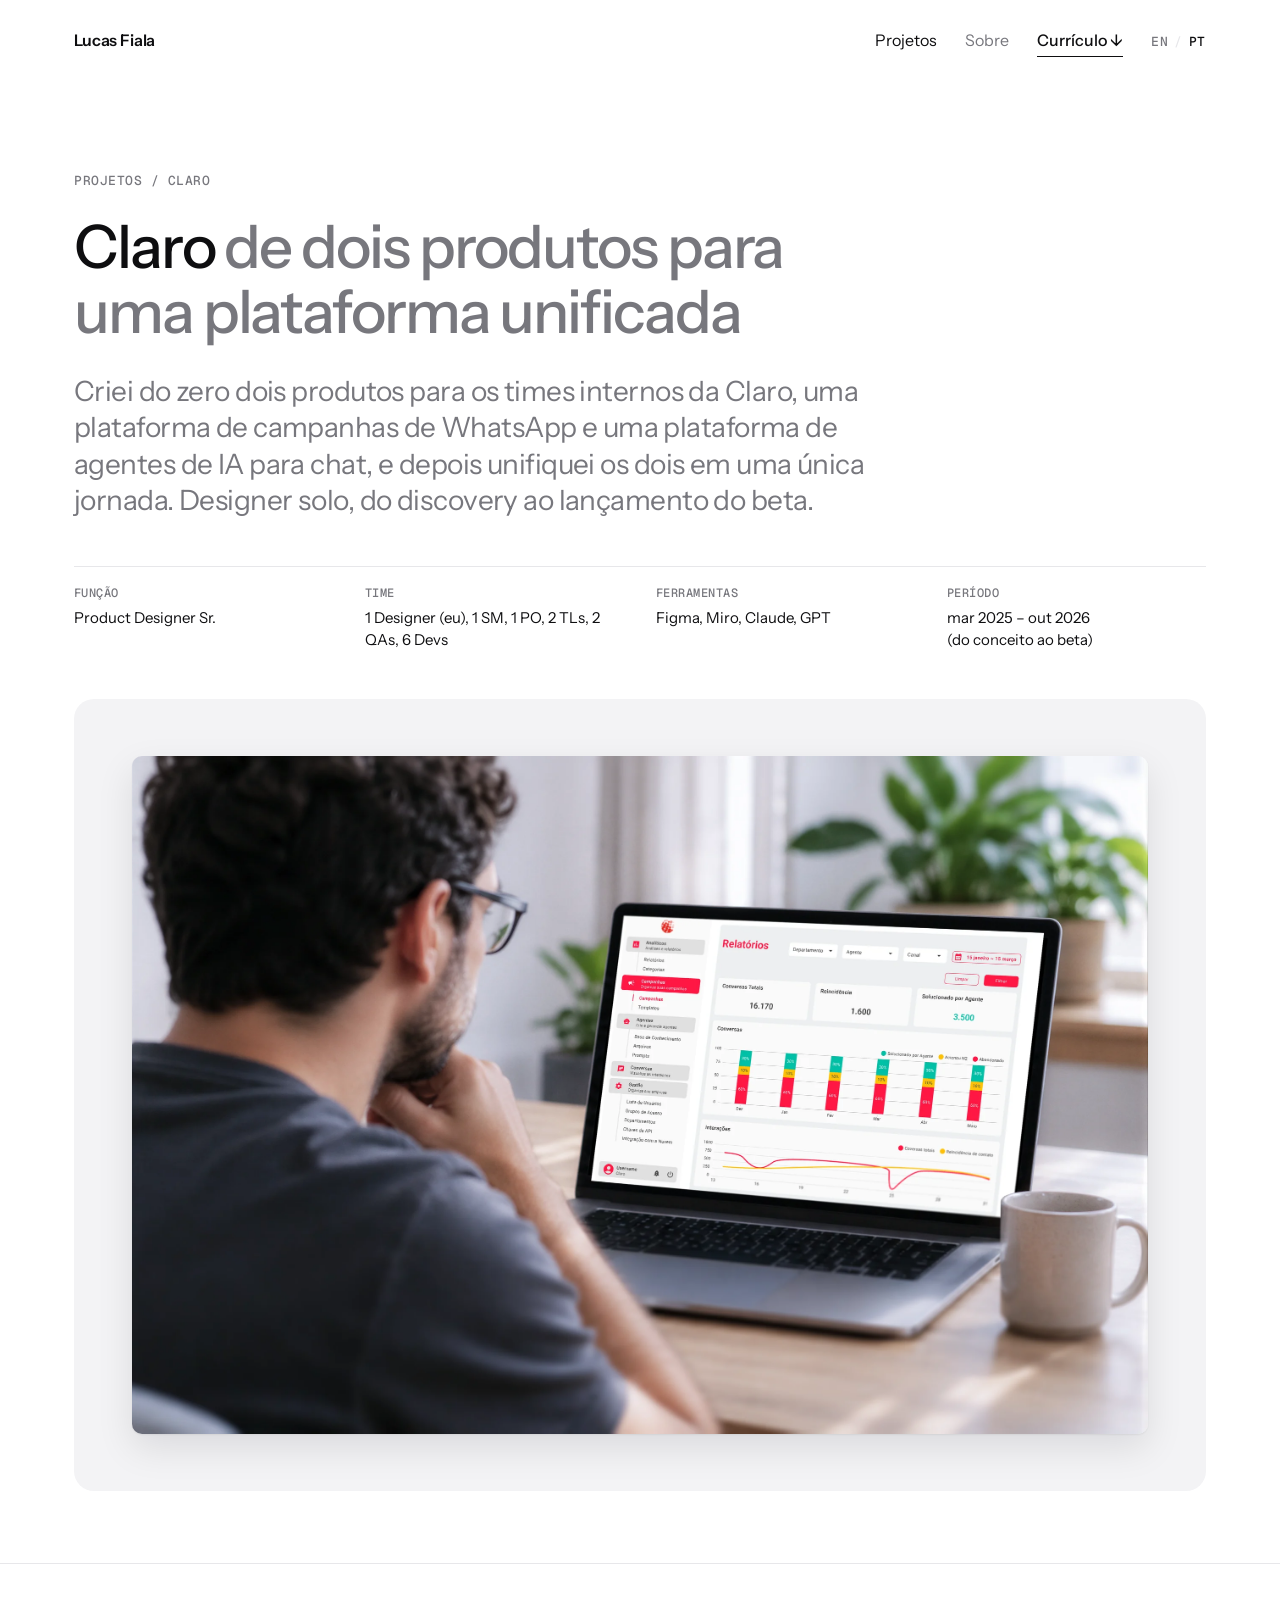
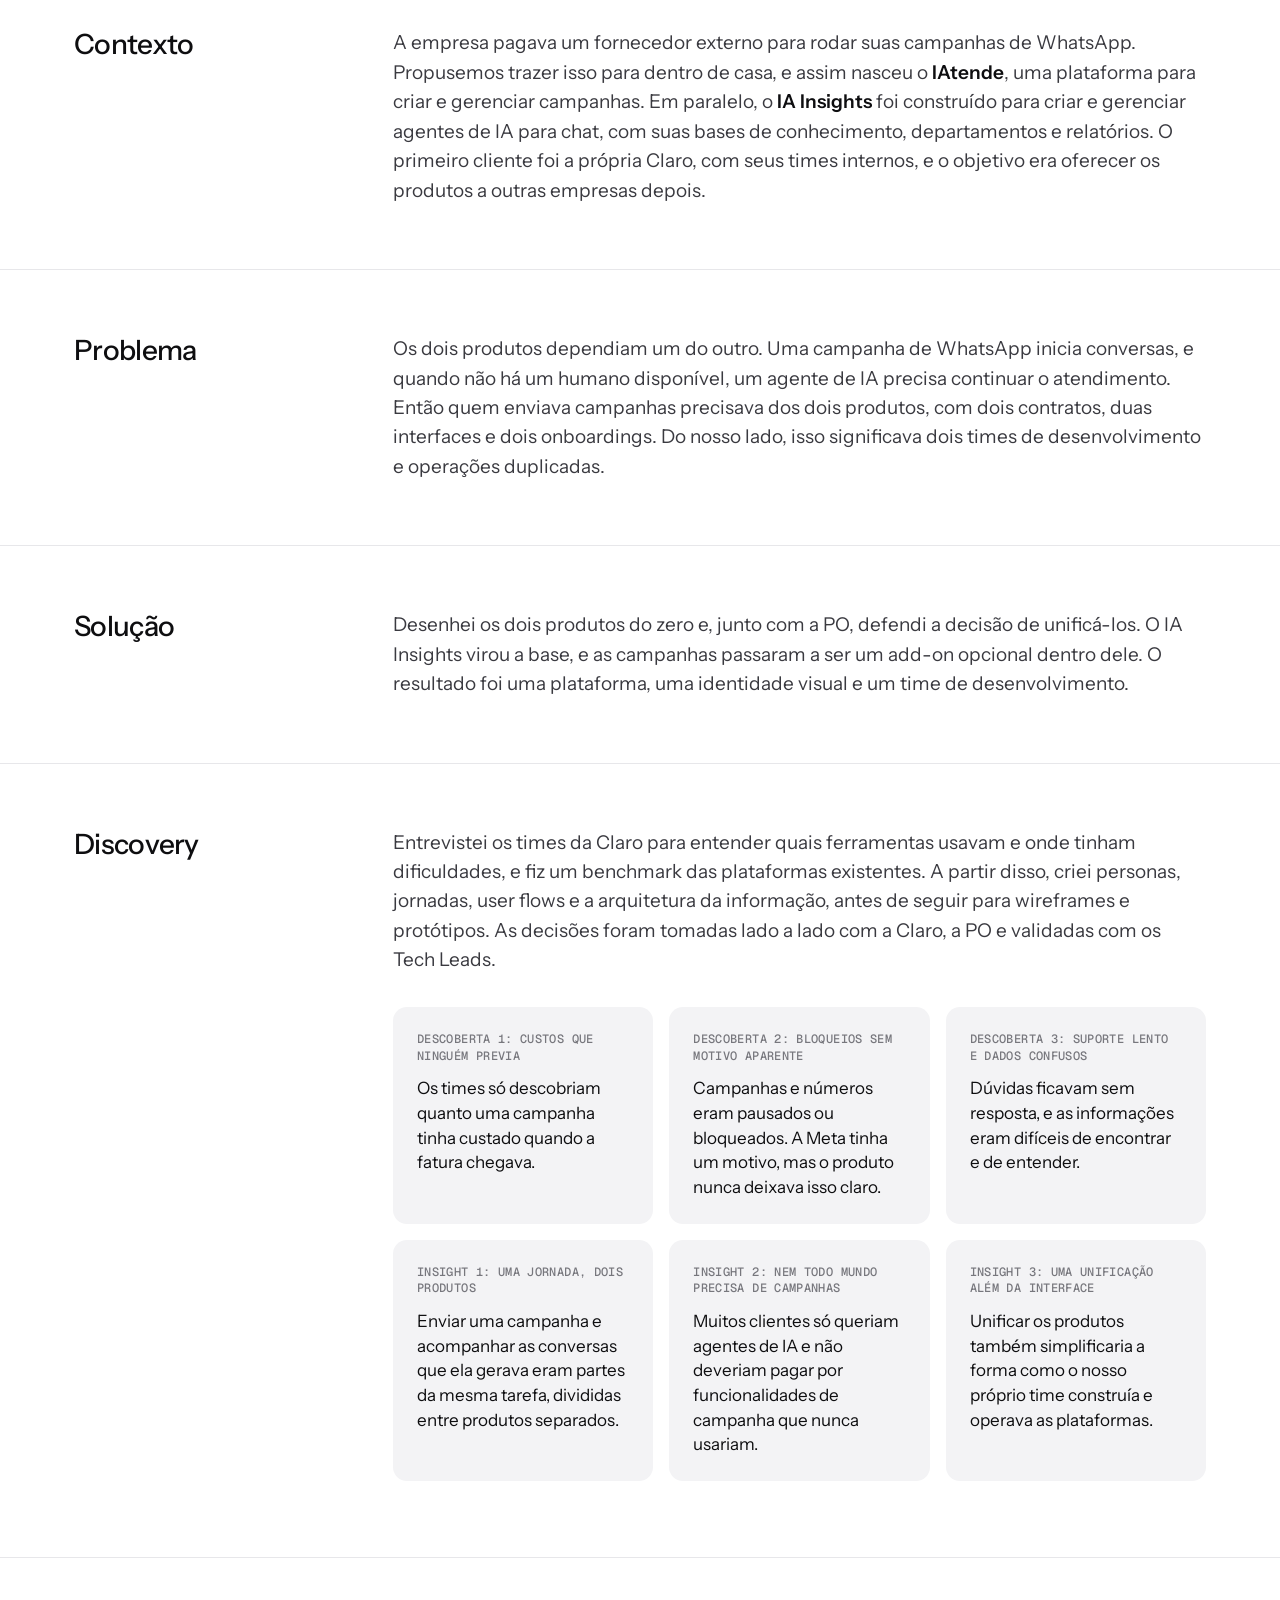
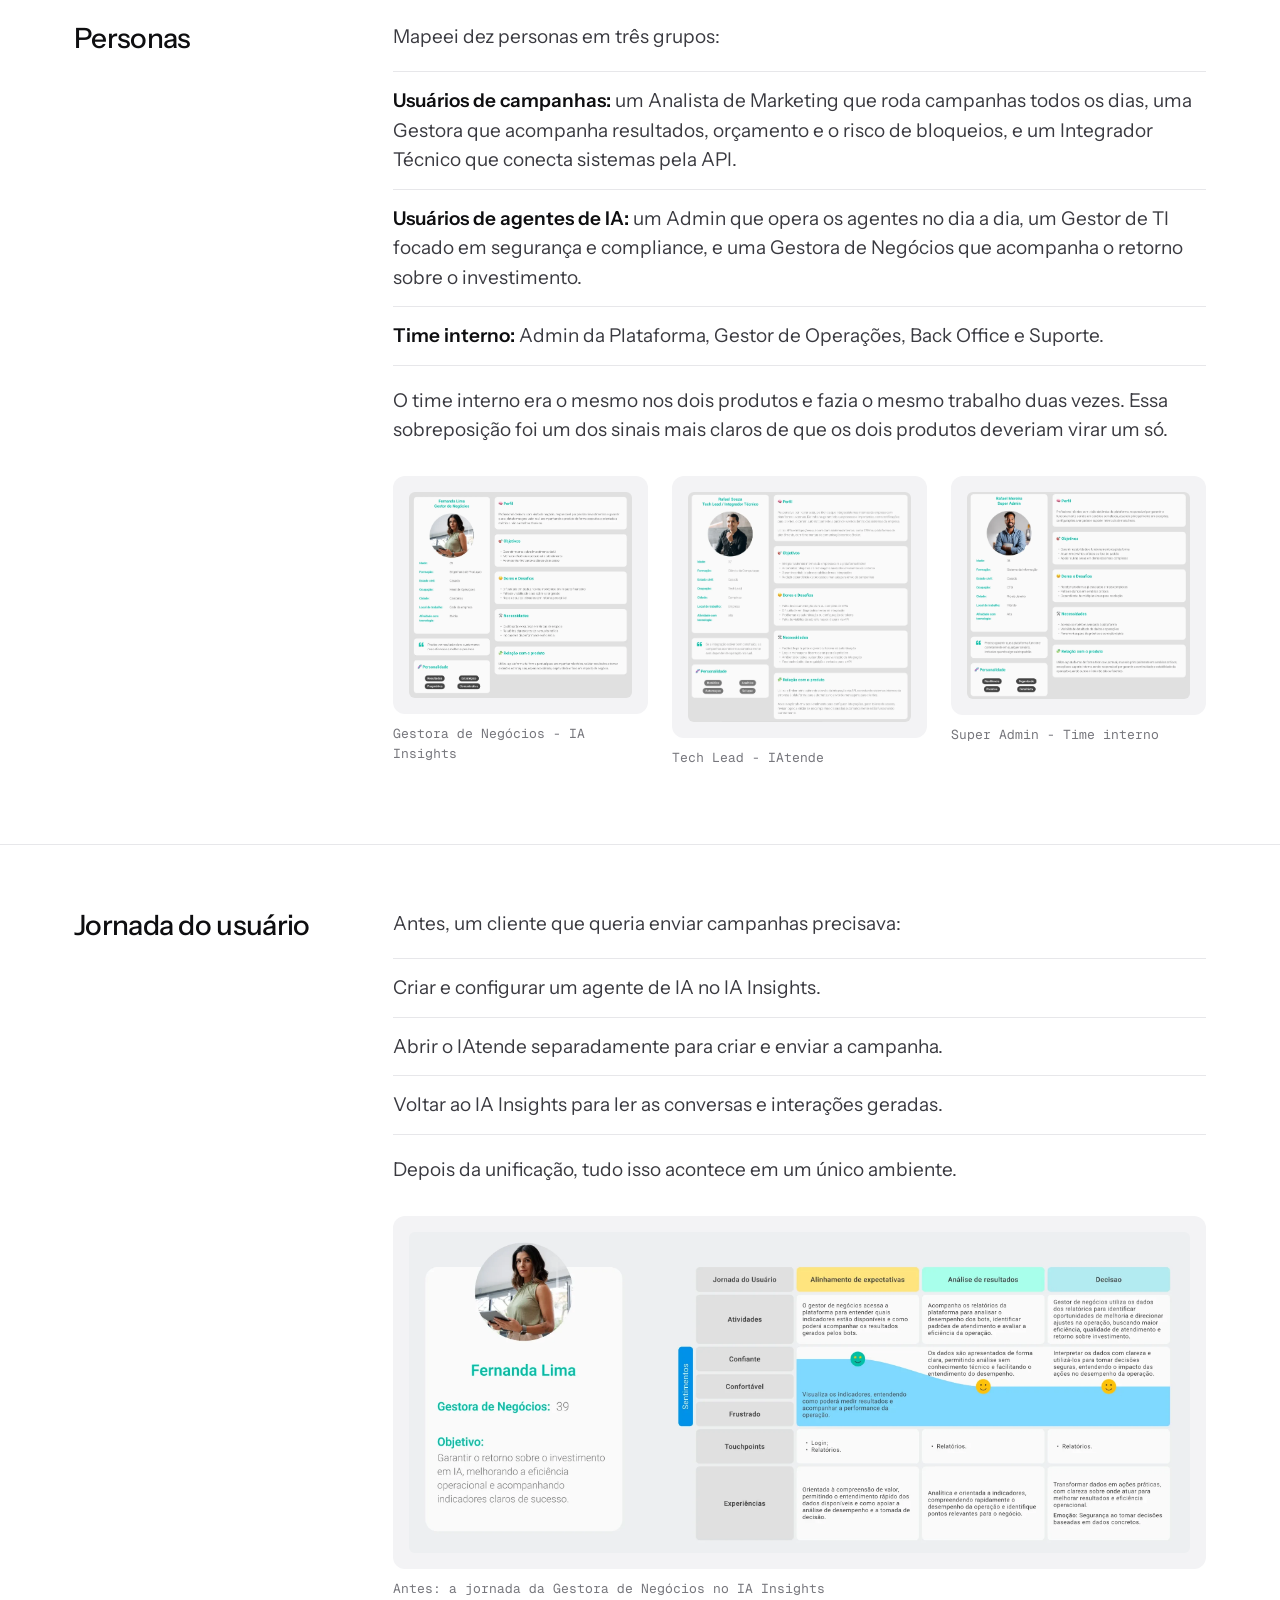
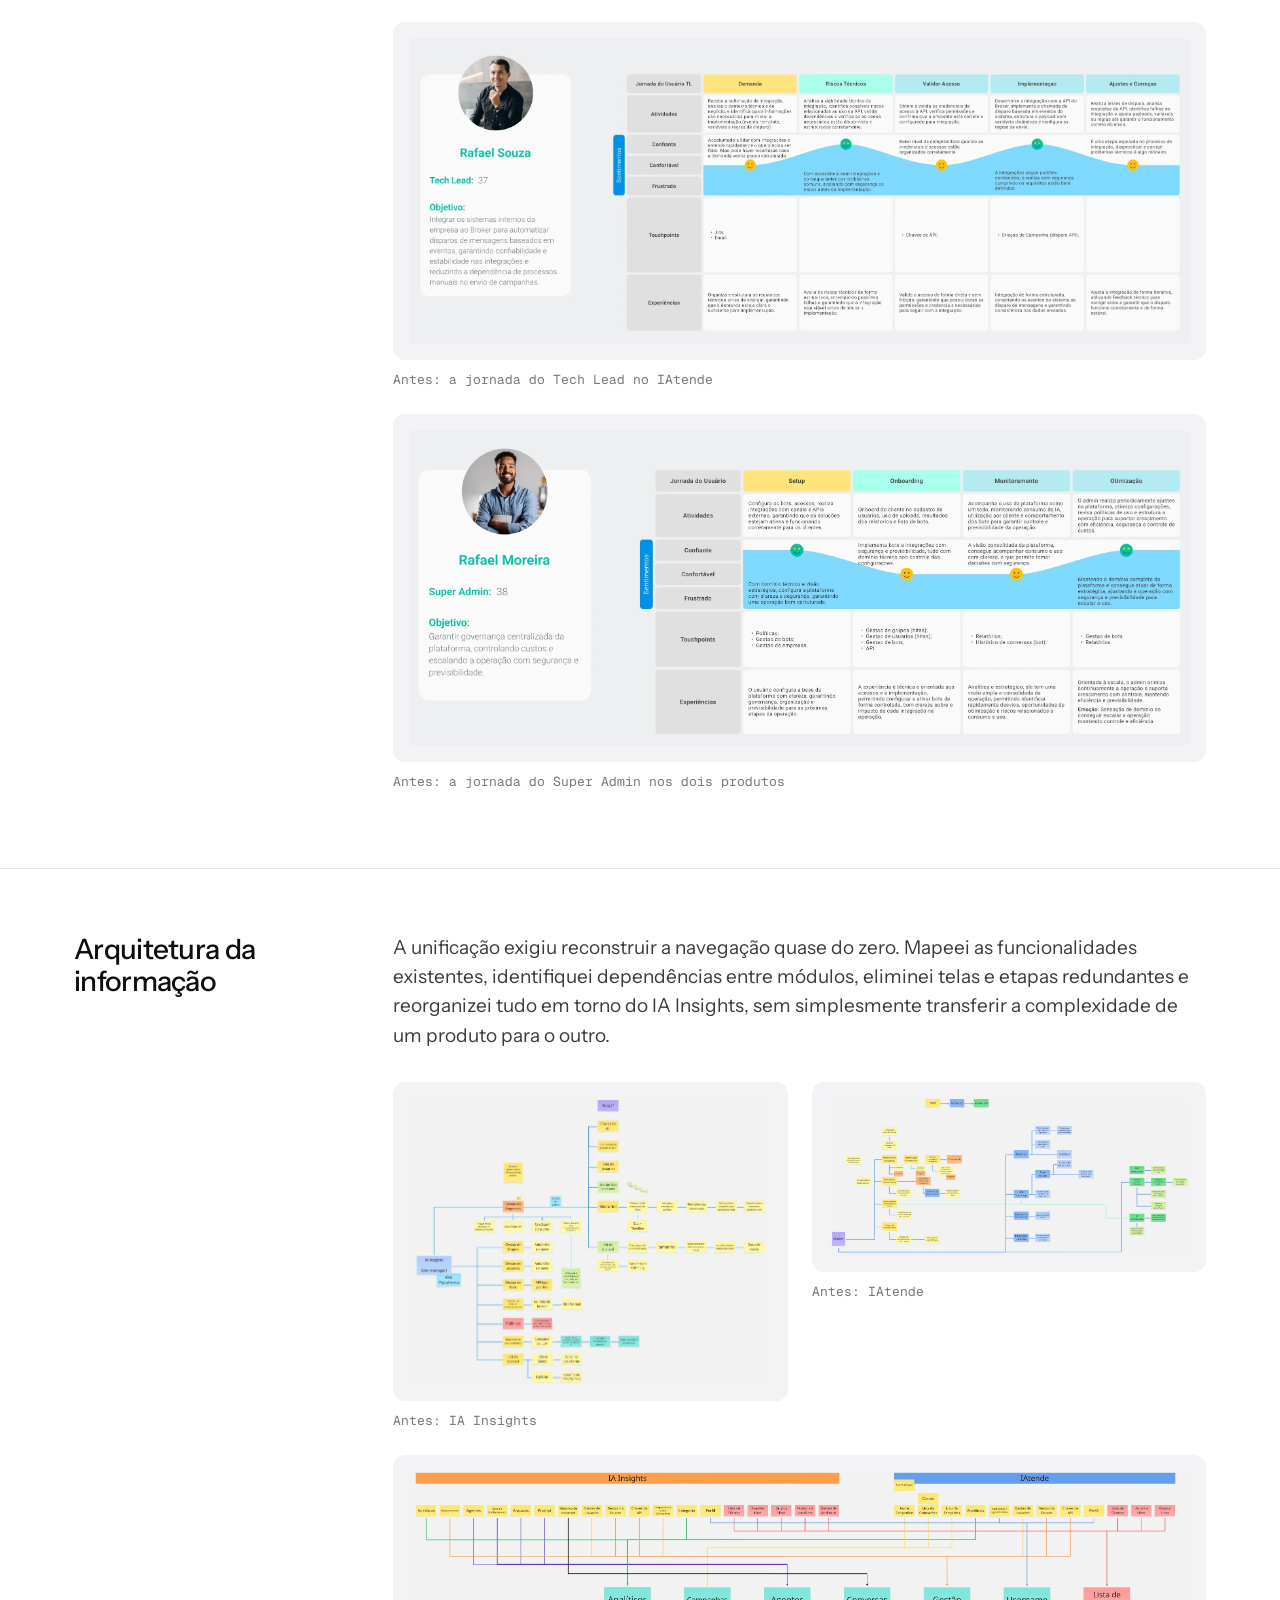
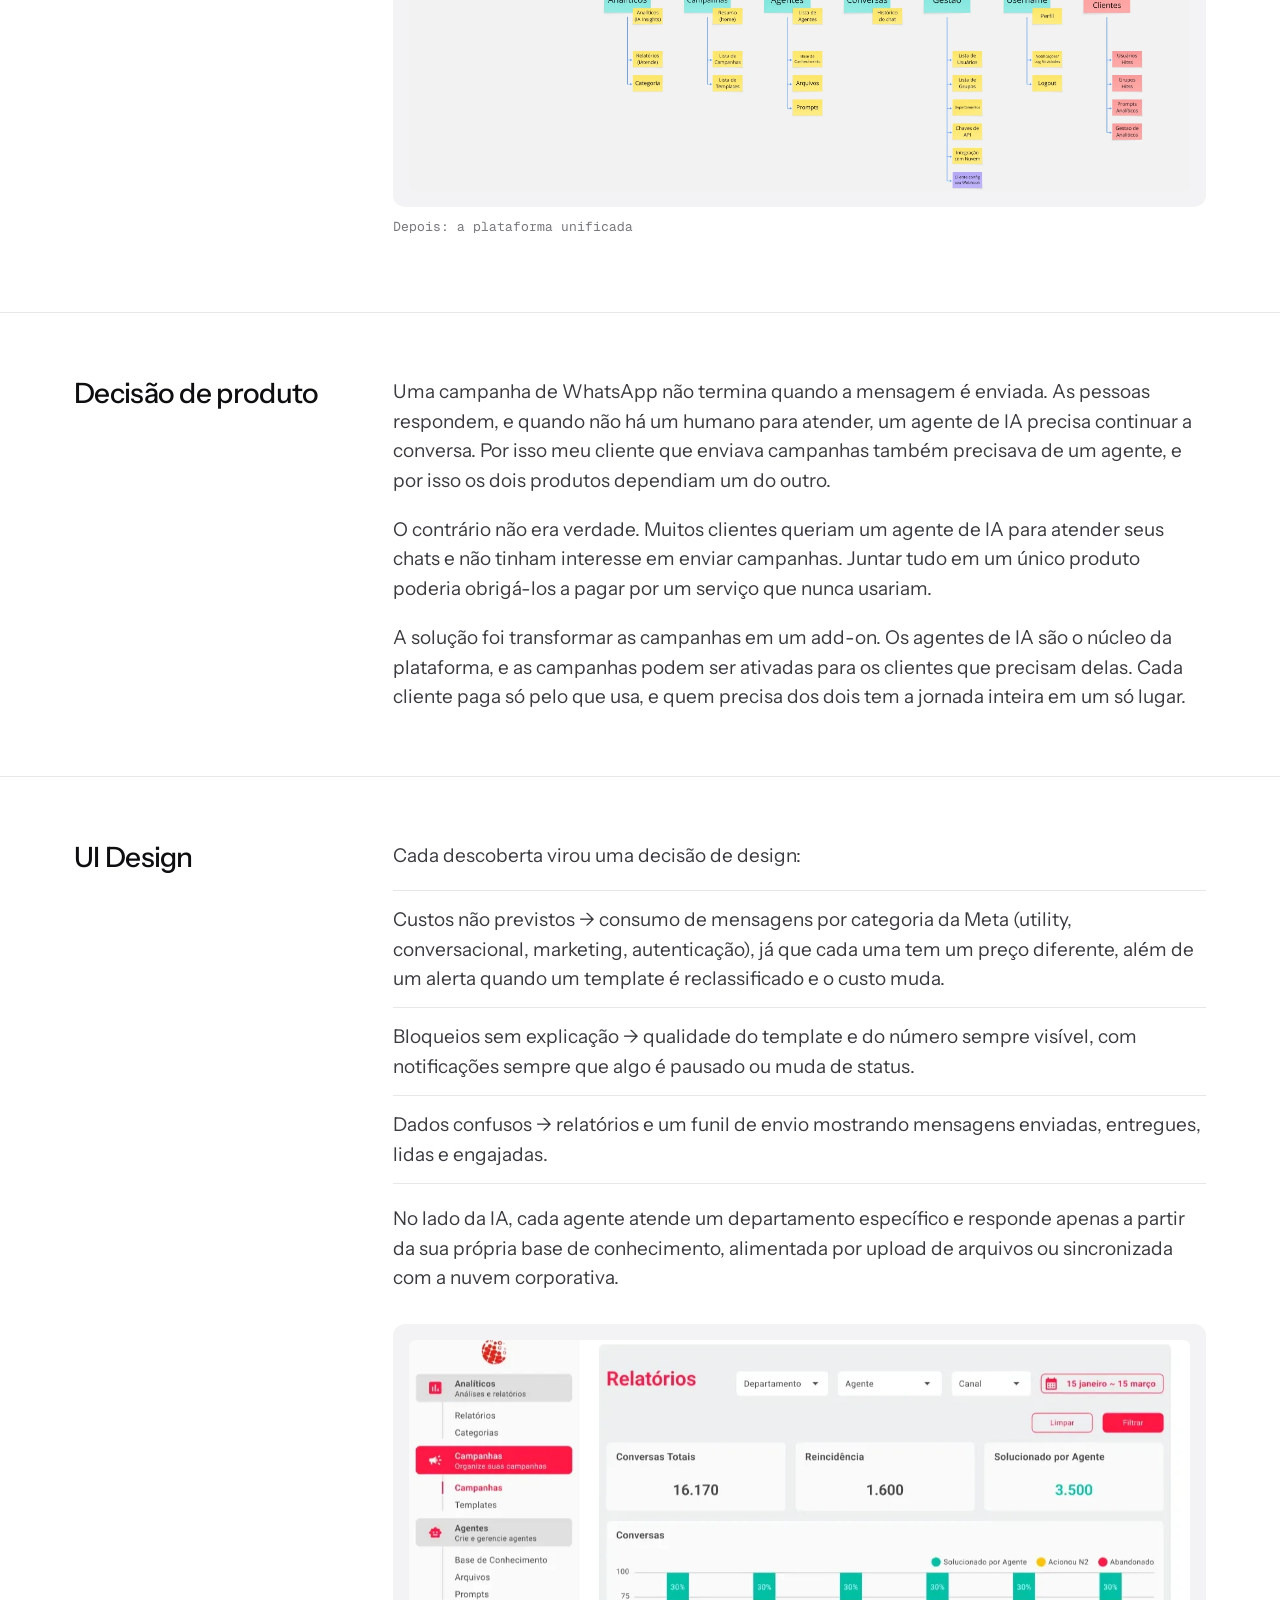
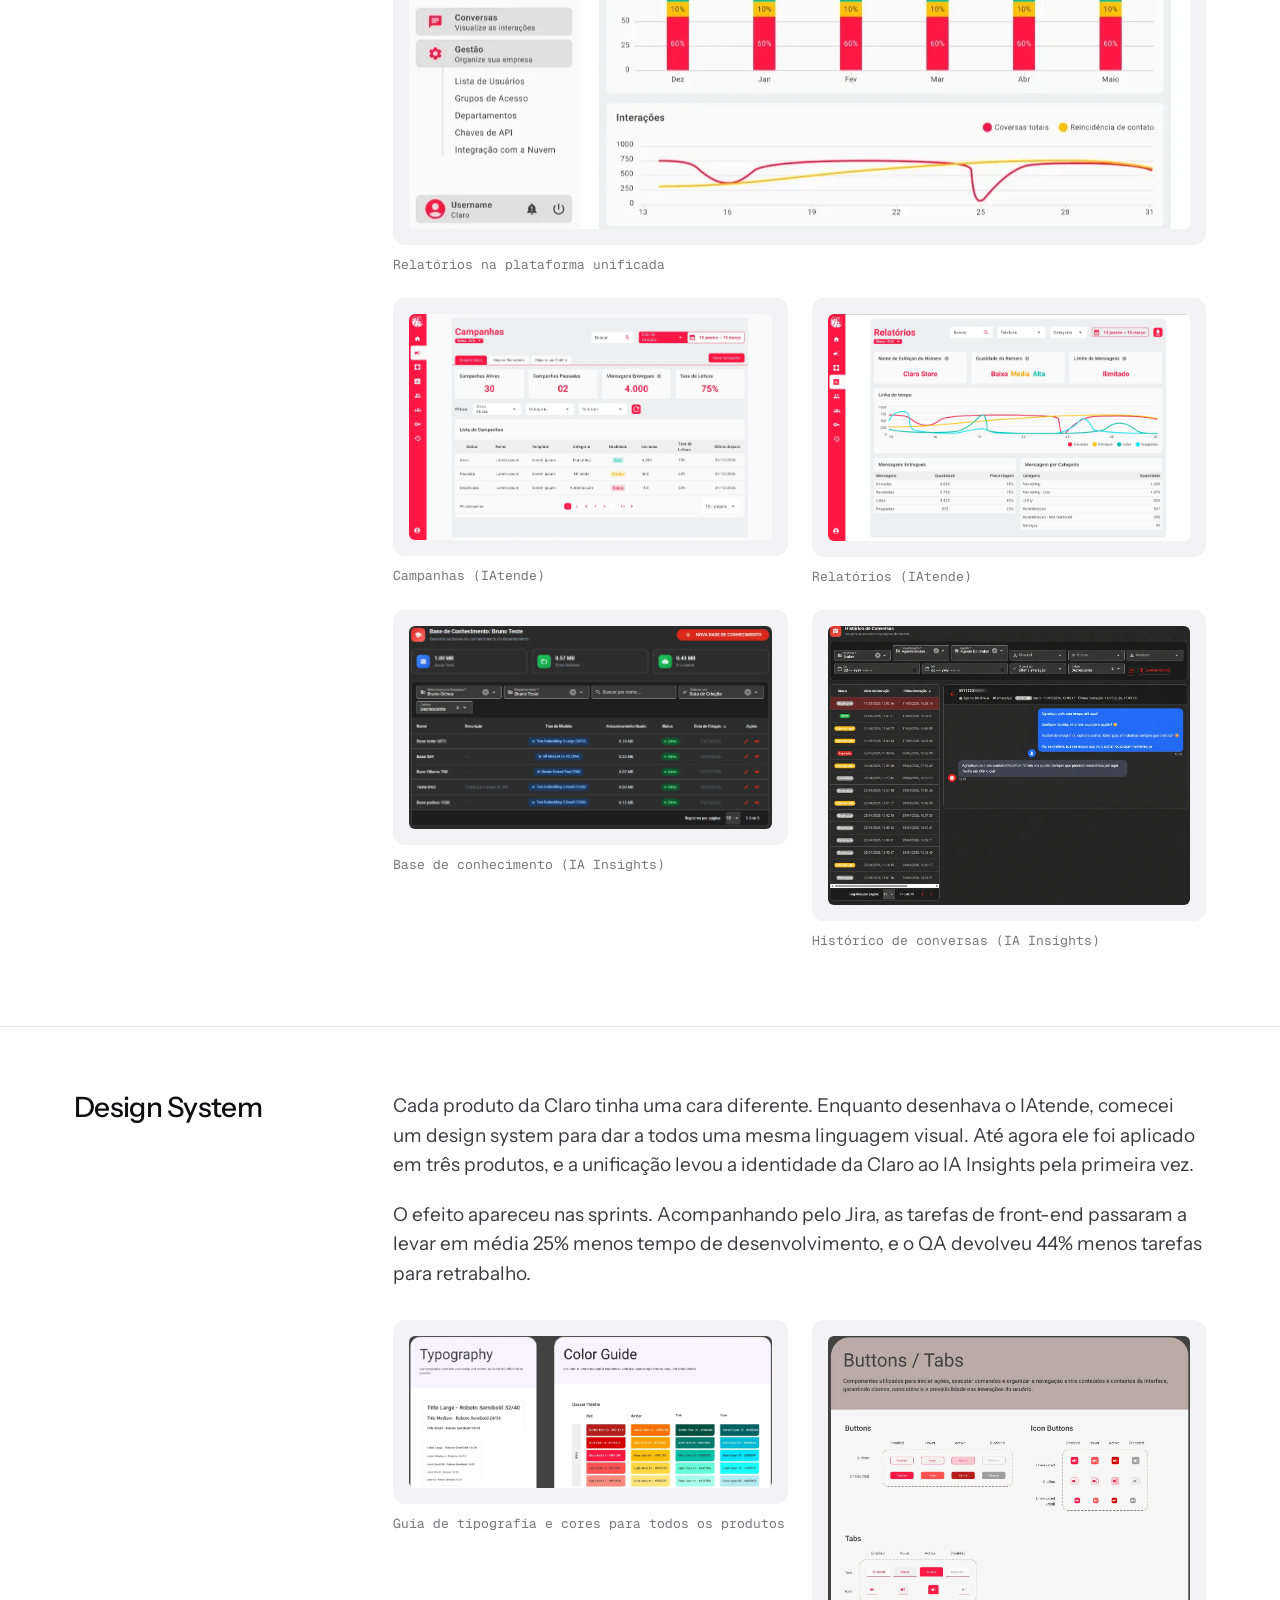
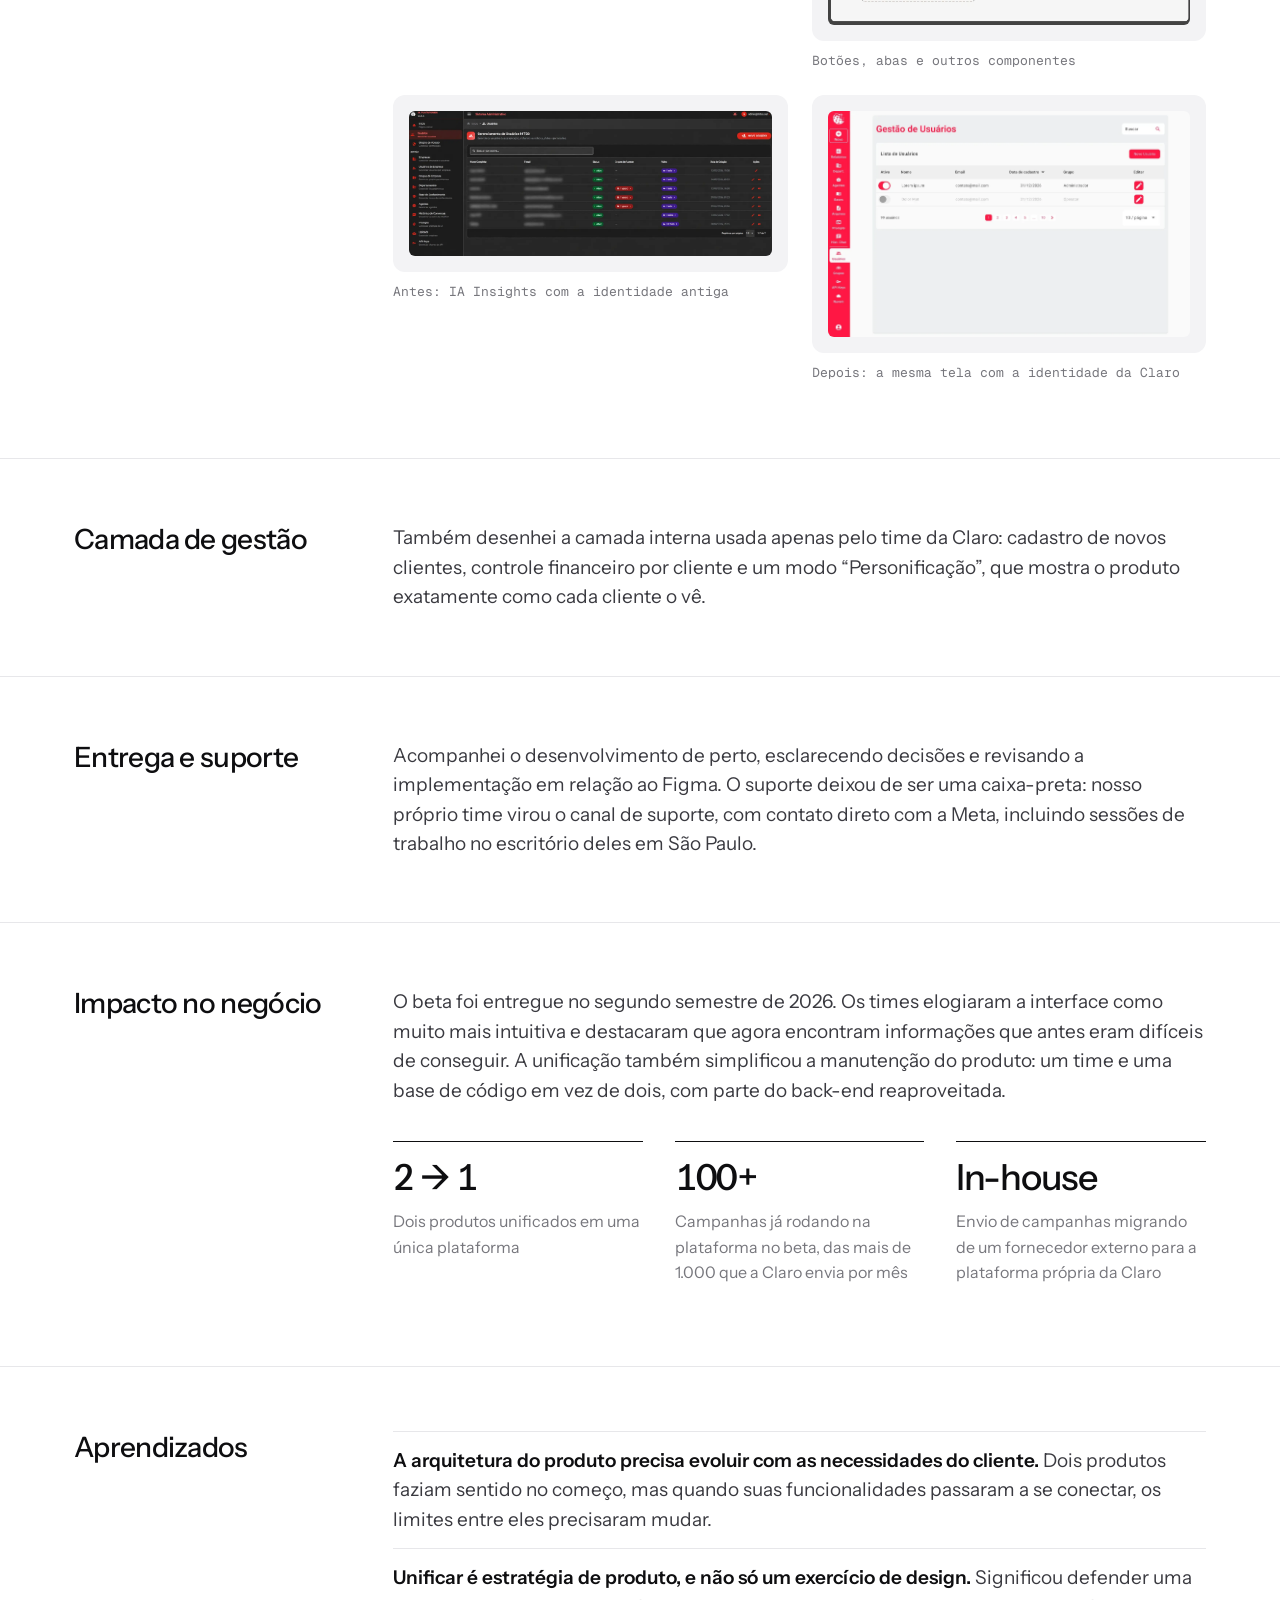
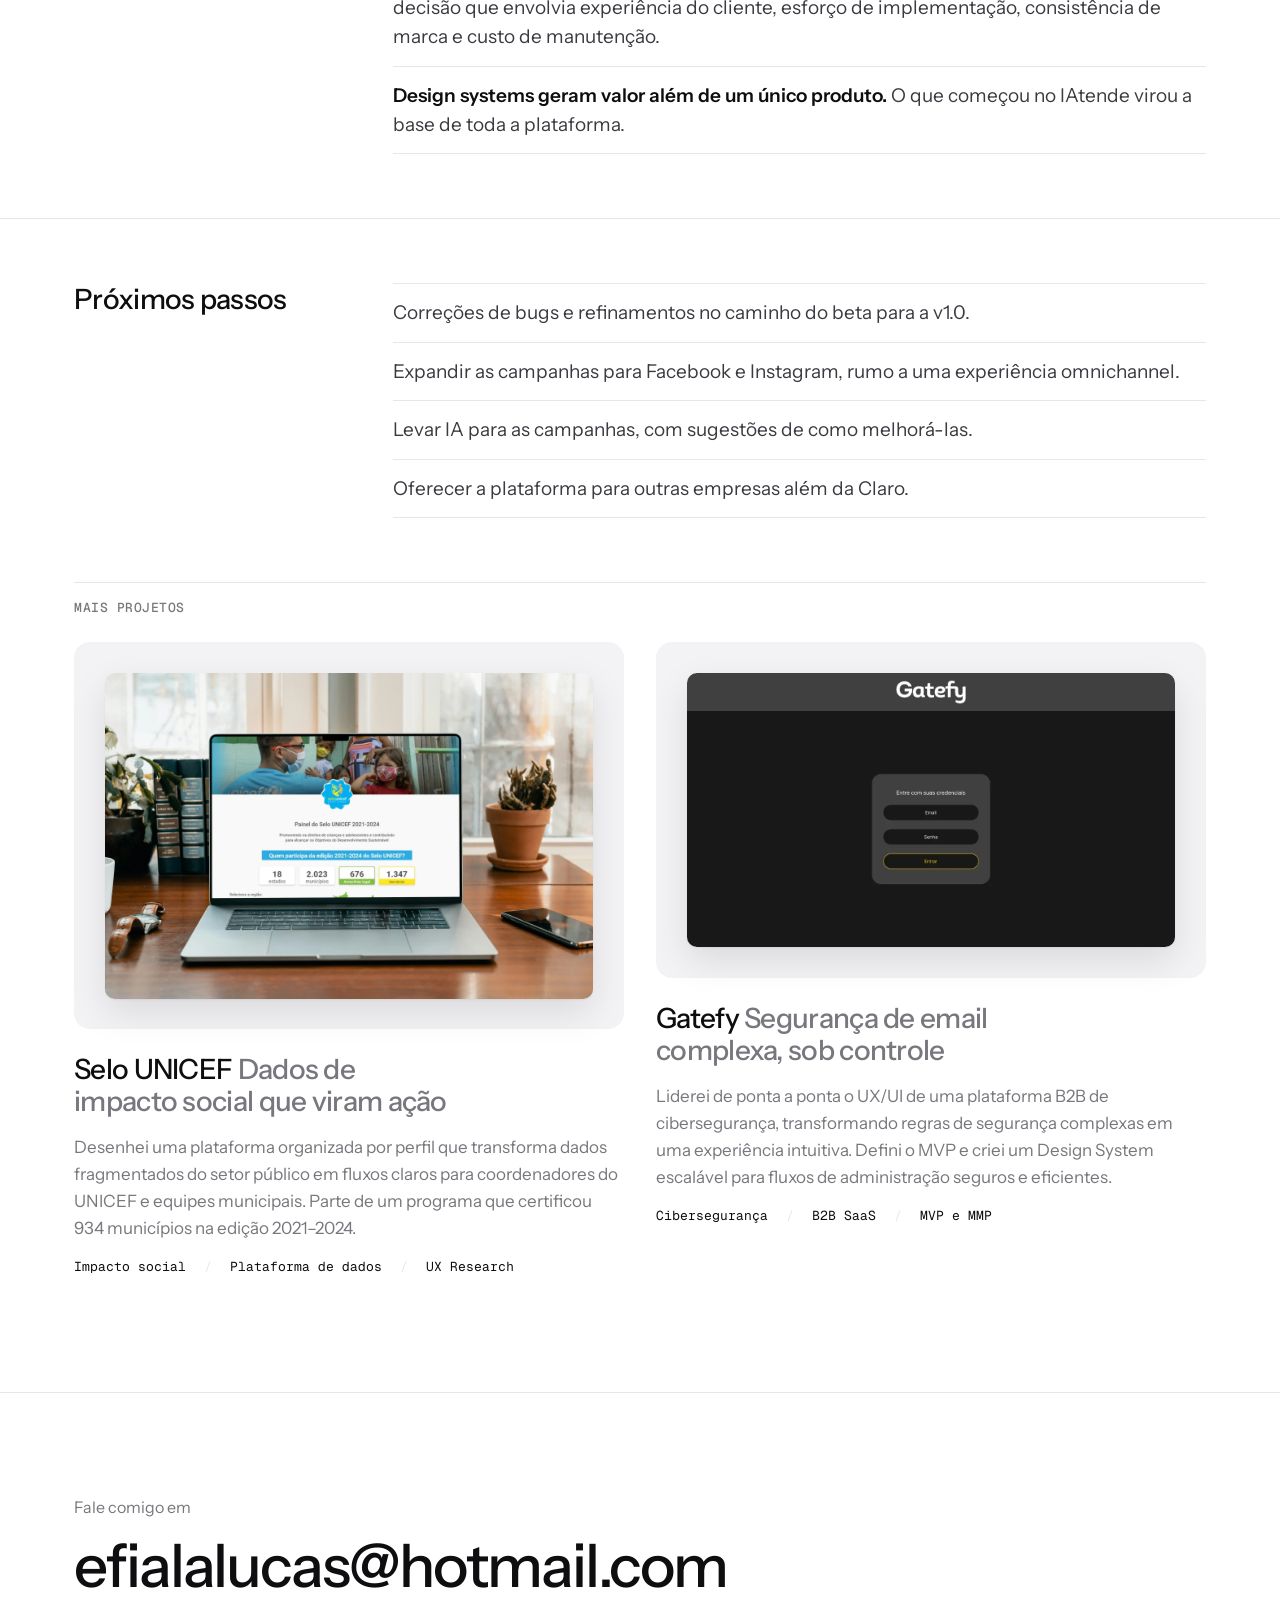
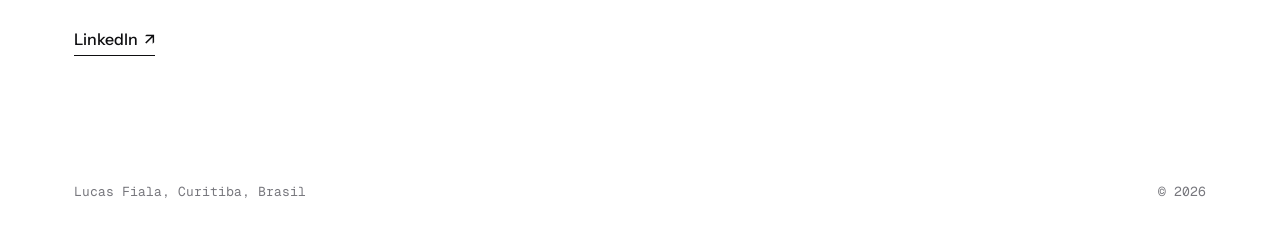
<file: pt/cases/claro.html>
<!DOCTYPE html>
<html lang="pt-BR">
<head>
<meta charset="UTF-8">
<meta name="viewport" content="width=device-width, initial-scale=1">
<title>Claro, De dois produtos para uma plataforma unificada | Lucas Fiala</title>
<meta name="description" content="Criei do zero dois produtos para os times internos da Claro, uma plataforma de campanhas de WhatsApp e uma de agentes de IA para chat, e depois unifiquei os dois.">
<link rel="preconnect" href="https://fonts.googleapis.com"><link rel="stylesheet" href="https://fonts.googleapis.com/css2?family=Instrument+Sans:wght@400;500;600&family=Geist+Mono:wght@400;500&display=swap">
<link rel="stylesheet" href="../../assets/css/style.css">
<link rel="icon" href="../../favicon.ico" sizes="32x32">
<link rel="icon" href="../../icon.svg" type="image/svg+xml">
<link rel="apple-touch-icon" href="../../apple-touch-icon.png">
<link rel="alternate" hreflang="en" href="https://lucasfiala.github.io/cases/claro.html">
<link rel="alternate" hreflang="pt-BR" href="https://lucasfiala.github.io/pt/cases/claro.html">
<link rel="alternate" hreflang="x-default" href="https://lucasfiala.github.io/cases/claro.html">
</head>
<body>
<header class="site-head"><div class="wrap">
  <a class="brand" href="../index.html">Lucas Fiala</a>
  <nav class="nav" aria-label="Principal"><a href="../index.html" aria-current="page">Projetos</a><a href="../about.html">Sobre</a><a class="nav-cta" href="../../assets/cv-lfiala.pdf" download>Currículo <span aria-hidden="true">↓</span></a><span class="lang"><a href="../../cases/claro.html" lang="en" hreflang="en" aria-label="View in English">EN</a><span class="lang-sep" aria-hidden="true">/</span><span class="lang-on" aria-current="true">PT</span></span></nav>
</div></header>
<main>
  <article class="case-page">
  <header class="case-head"><div class="wrap">
    <p class="hello"><a href="../index.html">Projetos</a> / Claro</p>
    <h1 class="statement">Claro <em>de dois produtos para uma plataforma unificada</em></h1>
    <p class="lede">Criei do zero dois produtos para os times internos da Claro, uma plataforma de campanhas de WhatsApp e uma plataforma de agentes de IA para chat, e depois unifiquei os dois em uma única jornada. Designer solo, do discovery ao lançamento do beta.</p>
    <dl class="meta"><div><dt>Função</dt><dd>Product Designer Sr.</dd></div><div><dt>Time</dt><dd>1 Designer (eu), 1 SM, 1 PO, 2 TLs, 2 QAs, 6 Devs</dd></div><div><dt>Ferramentas</dt><dd>Figma, Miro, Claude, GPT</dd></div><div><dt>Período</dt><dd>mar 2025 – out 2026<br>(do conceito ao beta)</dd></div></dl>
    <div class="case-plate"><img src="../../assets/img/home/claro.webp" alt="Tela de relatórios da plataforma unificada da Claro" width="2400" height="1599"></div>
  </div></header>
  <section class="sec" aria-labelledby="the-background"><div class="wrap sec-grid">
    <h2 class="sec-title" id="the-background">Contexto</h2>
    <div class="sec-body">
<p>A empresa pagava um fornecedor externo para rodar suas campanhas de WhatsApp. Propusemos trazer isso para dentro de casa, e assim nasceu o <strong>IAtende</strong>, uma plataforma para criar e gerenciar campanhas. Em paralelo, o <strong>IA Insights</strong> foi construído para criar e gerenciar agentes de IA para chat, com suas bases de conhecimento, departamentos e relatórios. O primeiro cliente foi a própria Claro, com seus times internos, e o objetivo era oferecer os produtos a outras empresas depois.</p>
    </div>
  </div></section>
  <section class="sec" aria-labelledby="problem"><div class="wrap sec-grid">
    <h2 class="sec-title" id="problem">Problema</h2>
    <div class="sec-body">
<p>Os dois produtos dependiam um do outro. Uma campanha de WhatsApp inicia conversas, e quando não há um humano disponível, um agente de IA precisa continuar o atendimento. Então quem enviava campanhas precisava dos dois produtos, com dois contratos, duas interfaces e dois onboardings. Do nosso lado, isso significava dois times de desenvolvimento e operações duplicadas.</p>
    </div>
  </div></section>
  <section class="sec" aria-labelledby="solution"><div class="wrap sec-grid">
    <h2 class="sec-title" id="solution">Solução</h2>
    <div class="sec-body">
<p>Desenhei os dois produtos do zero e, junto com a PO, defendi a decisão de unificá-los. O IA Insights virou a base, e as campanhas passaram a ser um add-on opcional dentro dele. O resultado foi uma plataforma, uma identidade visual e um time de desenvolvimento.</p>
    </div>
  </div></section>
  <section class="sec" aria-labelledby="discovery"><div class="wrap sec-grid">
    <h2 class="sec-title" id="discovery">Discovery</h2>
    <div class="sec-body">
<p>Entrevistei os times da Claro para entender quais ferramentas usavam e onde tinham dificuldades, e fiz um benchmark das plataformas existentes. A partir disso, criei personas, jornadas, user flows e a arquitetura da informação, antes de seguir para wireframes e protótipos. As decisões foram tomadas lado a lado com a Claro, a PO e validadas com os Tech Leads.</p>
<div class="cards"><div class="card"><p class="card-label">DESCOBERTA 1: Custos que ninguém previa</p><p class="card-text">Os times só descobriam quanto uma campanha tinha custado quando a fatura chegava.</p></div><div class="card"><p class="card-label">DESCOBERTA 2: Bloqueios sem motivo aparente</p><p class="card-text">Campanhas e números eram pausados ou bloqueados. A Meta tinha um motivo, mas o produto nunca deixava isso claro.</p></div><div class="card"><p class="card-label">DESCOBERTA 3: Suporte lento e dados confusos</p><p class="card-text">Dúvidas ficavam sem resposta, e as informações eram difíceis de encontrar e de entender.</p></div><div class="card"><p class="card-label">INSIGHT 1: Uma jornada, dois produtos</p><p class="card-text">Enviar uma campanha e acompanhar as conversas que ela gerava eram partes da mesma tarefa, divididas entre produtos separados.</p></div><div class="card"><p class="card-label">INSIGHT 2: Nem todo mundo precisa de campanhas</p><p class="card-text">Muitos clientes só queriam agentes de IA e não deveriam pagar por funcionalidades de campanha que nunca usariam.</p></div><div class="card"><p class="card-label">INSIGHT 3: Uma unificação além da interface</p><p class="card-text">Unificar os produtos também simplificaria a forma como o nosso próprio time construía e operava as plataformas.</p></div></div>
    </div>
  </div></section>
  <section class="sec" aria-labelledby="personas"><div class="wrap sec-grid">
    <h2 class="sec-title" id="personas">Personas</h2>
    <div class="sec-body">
<p>Mapeei dez personas em três grupos:</p>
<ul class="list"><li><strong>Usuários de campanhas:</strong> um Analista de Marketing que roda campanhas todos os dias, uma Gestora que acompanha resultados, orçamento e o risco de bloqueios, e um Integrador Técnico que conecta sistemas pela API.</li><li><strong>Usuários de agentes de IA:</strong> um Admin que opera os agentes no dia a dia, um Gestor de TI focado em segurança e compliance, e uma Gestora de Negócios que acompanha o retorno sobre o investimento.</li><li><strong>Time interno:</strong> Admin da Plataforma, Gestor de Operações, Back Office e Suporte.</li></ul>
<p>O time interno era o mesmo nos dois produtos e fazia o mesmo trabalho duas vezes. Essa sobreposição foi um dos sinais mais claros de que os dois produtos deveriam virar um só.</p>
<div class="figs cols-3">
<figure><button class="zoom" type="button" aria-label="Ampliar imagem"><img src="../../assets/img/claro/01.webp" alt="Gestora de Negócios - IA Insights" width="1302" height="1201" loading="lazy"></button><figcaption>Gestora de Negócios - IA Insights</figcaption></figure>
<figure><button class="zoom" type="button" aria-label="Ampliar imagem"><img src="../../assets/img/claro/02.webp" alt="Tech Lead - IAtende" width="1226" height="1264" loading="lazy"></button><figcaption>Tech Lead - IAtende</figcaption></figure>
<figure><button class="zoom" type="button" aria-label="Ampliar imagem"><img src="../../assets/img/claro/03.webp" alt="Super Admin - Time interno" width="1323" height="1228" loading="lazy"></button><figcaption>Super Admin - Time interno</figcaption></figure>
</div>
    </div>
  </div></section>
  <section class="sec" aria-labelledby="customer-journey"><div class="wrap sec-grid">
    <h2 class="sec-title" id="customer-journey">Jornada do usuário</h2>
    <div class="sec-body">
<p>Antes, um cliente que queria enviar campanhas precisava:</p>
<ul class="list"><li>Criar e configurar um agente de IA no IA Insights.</li><li>Abrir o IAtende separadamente para criar e enviar a campanha.</li><li>Voltar ao IA Insights para ler as conversas e interações geradas.</li></ul>
<p>Depois da unificação, tudo isso acontece em um único ambiente.</p>
<div class="figs">
<figure><button class="zoom" type="button" aria-label="Ampliar imagem"><img src="../../assets/img/claro/04.webp" alt="Antes: a jornada da Gestora de Negócios no IA Insights" width="2490" height="1022" loading="lazy"></button><figcaption>Antes: a jornada da Gestora de Negócios no IA Insights</figcaption></figure>
<figure><button class="zoom" type="button" aria-label="Ampliar imagem"><img src="../../assets/img/claro/05.webp" alt="Antes: a jornada do Tech Lead no IAtende" width="2301" height="902" loading="lazy"></button><figcaption>Antes: a jornada do Tech Lead no IAtende</figcaption></figure>
<figure><button class="zoom" type="button" aria-label="Ampliar imagem"><img src="../../assets/img/claro/06.webp" alt="Antes: a jornada do Super Admin nos dois produtos" width="2387" height="967" loading="lazy"></button><figcaption>Antes: a jornada do Super Admin nos dois produtos</figcaption></figure>
</div>
    </div>
  </div></section>
  <section class="sec" aria-labelledby="information-architecture"><div class="wrap sec-grid">
    <h2 class="sec-title" id="information-architecture">Arquitetura da informação</h2>
    <div class="sec-body">
<p>A unificação exigiu reconstruir a navegação quase do zero. Mapeei as funcionalidades existentes, identifiquei dependências entre módulos, eliminei telas e etapas redundantes e reorganizei tudo em torno do IA Insights, sem simplesmente transferir a complexidade de um produto para o outro.</p>
<div class="figs cols-2 end-wide">
<figure><button class="zoom" type="button" aria-label="Ampliar imagem"><img src="../../assets/img/claro/07.webp" alt="Antes: IA Insights" width="1530" height="1211" loading="lazy"></button><figcaption>Antes: IA Insights</figcaption></figure>
<figure><button class="zoom" type="button" aria-label="Ampliar imagem"><img src="../../assets/img/claro/08.webp" alt="Antes: IAtende" width="2675" height="1161" loading="lazy"></button><figcaption>Antes: IAtende</figcaption></figure>
<figure><button class="zoom" type="button" aria-label="Ampliar imagem"><img src="../../assets/img/claro/09.webp" alt="Depois: a plataforma unificada" width="2855" height="1170" loading="lazy"></button><figcaption>Depois: a plataforma unificada</figcaption></figure>
</div>
    </div>
  </div></section>
  <section class="sec" aria-labelledby="key-product-decision"><div class="wrap sec-grid">
    <h2 class="sec-title" id="key-product-decision">Decisão de produto</h2>
    <div class="sec-body">
<p>Uma campanha de WhatsApp não termina quando a mensagem é enviada. As pessoas respondem, e quando não há um humano para atender, um agente de IA precisa continuar a conversa. Por isso meu cliente que enviava campanhas também precisava de um agente, e por isso os dois produtos dependiam um do outro.</p>
<p>O contrário não era verdade. Muitos clientes queriam um agente de IA para atender seus chats e não tinham interesse em enviar campanhas. Juntar tudo em um único produto poderia obrigá-los a pagar por um serviço que nunca usariam.</p>
<p>A solução foi transformar as campanhas em um add-on. Os agentes de IA são o núcleo da plataforma, e as campanhas podem ser ativadas para os clientes que precisam delas. Cada cliente paga só pelo que usa, e quem precisa dos dois tem a jornada inteira em um só lugar.</p>
    </div>
  </div></section>
  <section class="sec" aria-labelledby="ui-design"><div class="wrap sec-grid">
    <h2 class="sec-title" id="ui-design">UI Design</h2>
    <div class="sec-body">
<p>Cada descoberta virou uma decisão de design:</p>
<ul class="list"><li>Custos não previstos → consumo de mensagens por categoria da Meta (utility, conversacional, marketing, autenticação), já que cada uma tem um preço diferente, além de um alerta quando um template é reclassificado e o custo muda.</li><li>Bloqueios sem explicação → qualidade do template e do número sempre visível, com notificações sempre que algo é pausado ou muda de status.</li><li>Dados confusos → relatórios e um funil de envio mostrando mensagens enviadas, entregues, lidas e engajadas.</li></ul>
<p>No lado da IA, cada agente atende um departamento específico e responde apenas a partir da sua própria base de conhecimento, alimentada por upload de arquivos ou sincronizada com a nuvem corporativa.</p>
<div class="figs cols-2">
<figure><button class="zoom" type="button" aria-label="Ampliar imagem"><img src="../../assets/img/claro/10.webp" alt="Relatórios na plataforma unificada" width="1200" height="750" loading="lazy"></button><figcaption>Relatórios na plataforma unificada</figcaption></figure>
<figure><button class="zoom" type="button" aria-label="Ampliar imagem"><img src="../../assets/img/claro/11.webp" alt="Campanhas (IAtende)" width="1654" height="1031" loading="lazy"></button><figcaption>Campanhas (IAtende)</figcaption></figure>
<figure><button class="zoom" type="button" aria-label="Ampliar imagem"><img src="../../assets/img/claro/12.webp" alt="Relatórios (IAtende)" width="1943" height="1216" loading="lazy"></button><figcaption>Relatórios (IAtende)</figcaption></figure>
<figure><button class="zoom" type="button" aria-label="Ampliar imagem"><img src="../../assets/img/claro/13.webp" alt="Base de conhecimento (IA Insights)" width="1469" height="822" loading="lazy"></button><figcaption>Base de conhecimento (IA Insights)</figcaption></figure>
<figure><button class="zoom" type="button" aria-label="Ampliar imagem"><img src="../../assets/img/claro/14.webp" alt="Histórico de conversas (IA Insights)" width="1431" height="1099" loading="lazy"></button><figcaption>Histórico de conversas (IA Insights)</figcaption></figure>
</div>
    </div>
  </div></section>
  <section class="sec" aria-labelledby="design-system"><div class="wrap sec-grid">
    <h2 class="sec-title" id="design-system">Design System</h2>
    <div class="sec-body">
<p>Cada produto da Claro tinha uma cara diferente. Enquanto desenhava o IAtende, comecei um design system para dar a todos uma mesma linguagem visual. Até agora ele foi aplicado em três produtos, e a unificação levou a identidade da Claro ao IA Insights pela primeira vez.</p>
<p>O efeito apareceu nas sprints. Acompanhando pelo Jira, as tarefas de front-end passaram a levar em média 25% menos tempo de desenvolvimento, e o QA devolveu 44% menos tarefas para retrabalho.</p>
<div class="figs cols-2">
<figure><button class="zoom" type="button" aria-label="Ampliar imagem"><img src="../../assets/img/claro/15.webp" alt="Guia de tipografia e cores para todos os produtos" width="1971" height="827" loading="lazy"></button><figcaption>Guia de tipografia e cores para todos os produtos</figcaption></figure>
<figure><button class="zoom" type="button" aria-label="Ampliar imagem"><img src="../../assets/img/claro/16.webp" alt="Botões, abas e outros componentes" width="1349" height="1077" loading="lazy"></button><figcaption>Botões, abas e outros componentes</figcaption></figure>
<figure><button class="zoom" type="button" aria-label="Ampliar imagem"><img src="../../assets/img/claro/17.webp" alt="Antes: IA Insights com a identidade antiga" width="1983" height="793" loading="lazy"></button><figcaption>Antes: IA Insights com a identidade antiga</figcaption></figure>
<figure><button class="zoom" type="button" aria-label="Ampliar imagem"><img src="../../assets/img/claro/18.webp" alt="Depois: a mesma tela com a identidade da Claro" width="1501" height="936" loading="lazy"></button><figcaption>Depois: a mesma tela com a identidade da Claro</figcaption></figure>
</div>
    </div>
  </div></section>
  <section class="sec" aria-labelledby="management-layer"><div class="wrap sec-grid">
    <h2 class="sec-title" id="management-layer">Camada de gestão</h2>
    <div class="sec-body">
<p>Também desenhei a camada interna usada apenas pelo time da Claro: cadastro de novos clientes, controle financeiro por cliente e um modo “Personificação”, que mostra o produto exatamente como cada cliente o vê.</p>
    </div>
  </div></section>
  <section class="sec" aria-labelledby="delivery-and-support"><div class="wrap sec-grid">
    <h2 class="sec-title" id="delivery-and-support">Entrega e suporte</h2>
    <div class="sec-body">
<p>Acompanhei o desenvolvimento de perto, esclarecendo decisões e revisando a implementação em relação ao Figma. O suporte deixou de ser uma caixa-preta: nosso próprio time virou o canal de suporte, com contato direto com a Meta, incluindo sessões de trabalho no escritório deles em São Paulo.</p>
    </div>
  </div></section>
  <section class="sec" aria-labelledby="business-impact"><div class="wrap sec-grid">
    <h2 class="sec-title" id="business-impact">Impacto no negócio</h2>
    <div class="sec-body">
<p>O beta foi entregue no segundo semestre de 2026. Os times elogiaram a interface como muito mais intuitiva e destacaram que agora encontram informações que antes eram difíceis de conseguir. A unificação também simplificou a manutenção do produto: um time e uma base de código em vez de dois, com parte do back-end reaproveitada.</p>
<div class="stats"><div class="stat"><p class="stat-num">2 → 1</p><p class="stat-text">Dois produtos unificados em uma única plataforma</p></div><div class="stat"><p class="stat-num">100+</p><p class="stat-text">Campanhas já rodando na plataforma no beta, das mais de 1.000 que a Claro envia por mês</p></div><div class="stat"><p class="stat-num">In-house</p><p class="stat-text">Envio de campanhas migrando de um fornecedor externo para a plataforma própria da Claro</p></div></div>
    </div>
  </div></section>
  <section class="sec" aria-labelledby="learnings"><div class="wrap sec-grid">
    <h2 class="sec-title" id="learnings">Aprendizados</h2>
    <div class="sec-body">
<ul class="list"><li><strong>A arquitetura do produto precisa evoluir com as necessidades do cliente.</strong> Dois produtos faziam sentido no começo, mas quando suas funcionalidades passaram a se conectar, os limites entre eles precisaram mudar.</li><li><strong>Unificar é estratégia de produto, e não só um exercício de design.</strong> Significou defender uma decisão que envolvia experiência do cliente, esforço de implementação, consistência de marca e custo de manutenção.</li><li><strong>Design systems geram valor além de um único produto.</strong> O que começou no IAtende virou a base de toda a plataforma.</li></ul>
    </div>
  </div></section>
  <section class="sec" aria-labelledby="next-steps"><div class="wrap sec-grid">
    <h2 class="sec-title" id="next-steps">Próximos passos</h2>
    <div class="sec-body">
<ul class="list"><li>Correções de bugs e refinamentos no caminho do beta para a v1.0.</li><li>Expandir as campanhas para Facebook e Instagram, rumo a uma experiência omnichannel.</li><li>Levar IA para as campanhas, com sugestões de como melhorá-las.</li><li>Oferecer a plataforma para outras empresas além da Claro.</li></ul>
    </div>
  </div></section>
  </article>
  <section aria-labelledby="more-label"><div class="wrap">
    <h2 class="section-label" id="more-label">Mais projetos</h2>
    <div class="work work-2">
      <a class="case" href="../cases/unicef.html">
        <div class="case-plate"><img src="../../assets/img/home/unicef.webp" alt="Painel do Selo UNICEF 2021–2024" width="2400" height="1600" loading="lazy"></div>
        <div class="case-body">
          <h3 class="case-title">Selo UNICEF <em>Dados de impacto social que viram ação</em></h3>
          <div>
            <p class="case-text">Desenhei uma plataforma organizada por perfil que transforma dados fragmentados do setor público em fluxos claros para coordenadores do UNICEF e equipes municipais. Parte de um programa que certificou 934 municípios na edição 2021–2024.</p>
            <ul class="tags"><li>Impacto social</li><li>Plataforma de dados</li><li>UX Research</li></ul>
          </div>
        </div>
      </a>
      <a class="case" href="../cases/gatefy.html">
        <div class="case-plate"><img src="../../assets/img/home/gatefy.webp" alt="Tela de login da Gatefy" width="1279" height="719" loading="lazy"></div>
        <div class="case-body">
          <h3 class="case-title">Gatefy <em>Segurança de email complexa, sob controle</em></h3>
          <div>
            <p class="case-text">Liderei de ponta a ponta o UX/UI de uma plataforma B2B de cibersegurança, transformando regras de segurança complexas em uma experiência intuitiva. Defini o MVP e criei um Design System escalável para fluxos de administração seguros e eficientes.</p>
            <ul class="tags"><li>Cibersegurança</li><li>B2B SaaS</li><li>MVP e MMP</li></ul>
          </div>
        </div>
      </a>
    </div>
  </div></section>
  <section class="contact" id="contact"><div class="wrap">
    <p>Fale comigo em</p>
    <a class="mail" href="mailto:efialalucas@hotmail.com">efialalucas@hotmail.com</a>
    <div class="links"><a class="link" href="https://www.linkedin.com/in/lfiala/" target="_blank" rel="noopener">LinkedIn <span aria-hidden="true">↗</span></a></div>
  </div></section>
</main>
<footer class="site-foot"><div class="wrap"><span>Lucas Fiala, Curitiba, Brasil</span><span>© <span data-year>2026</span></span></div></footer>
<script src="../../assets/js/main.js"></script>
</body>
</html>
</file>
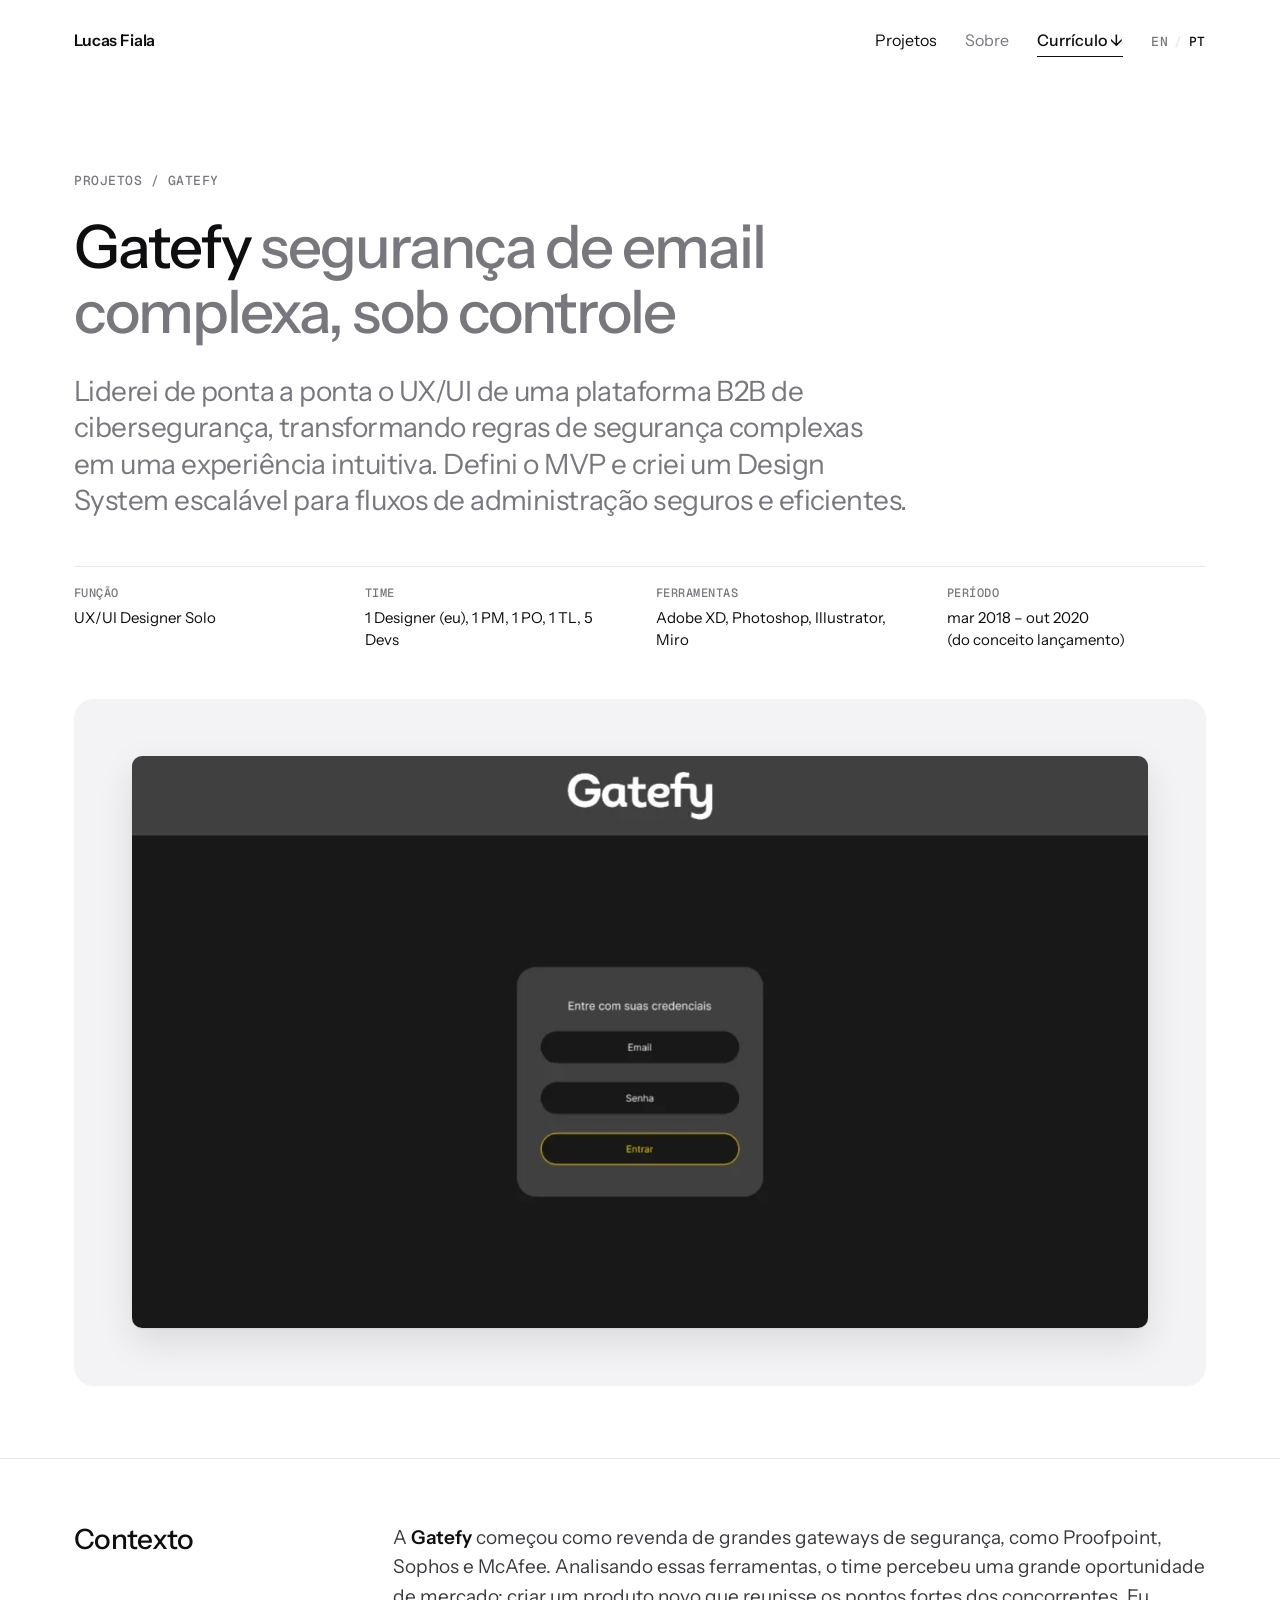
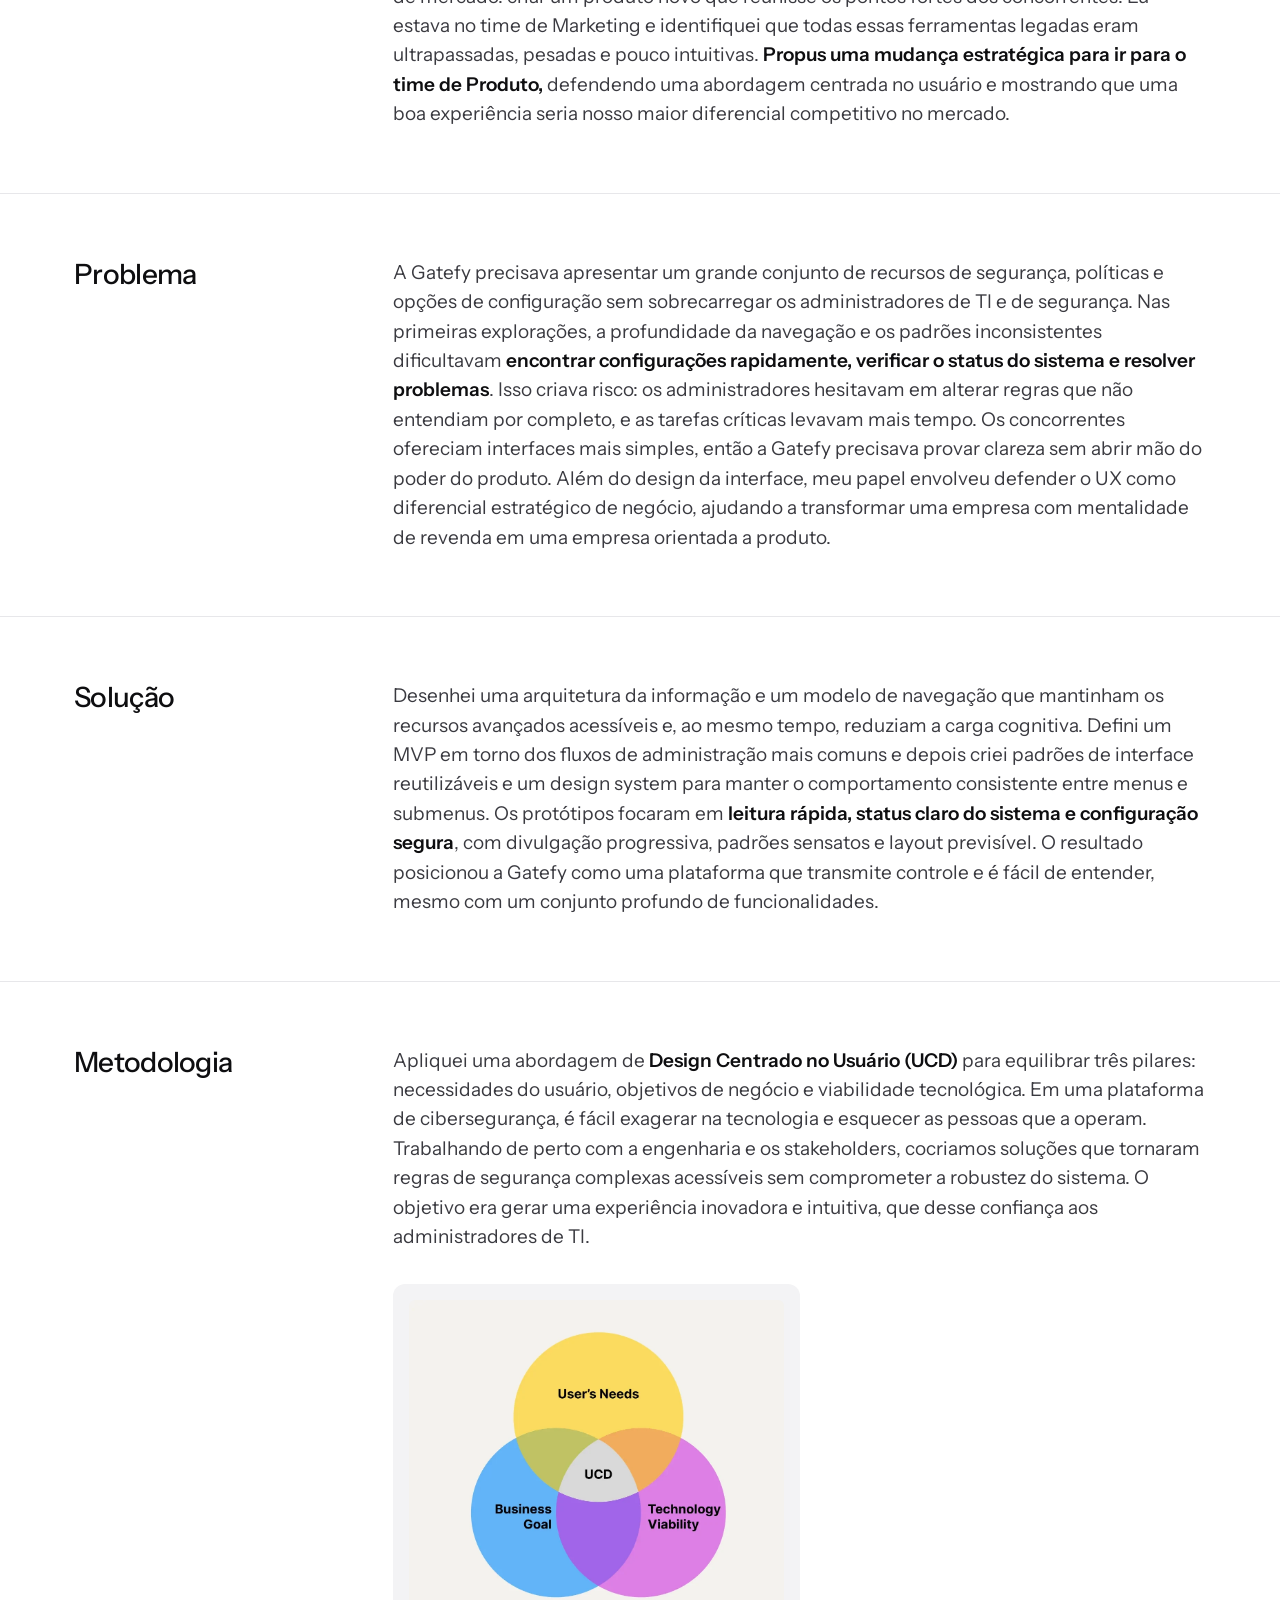
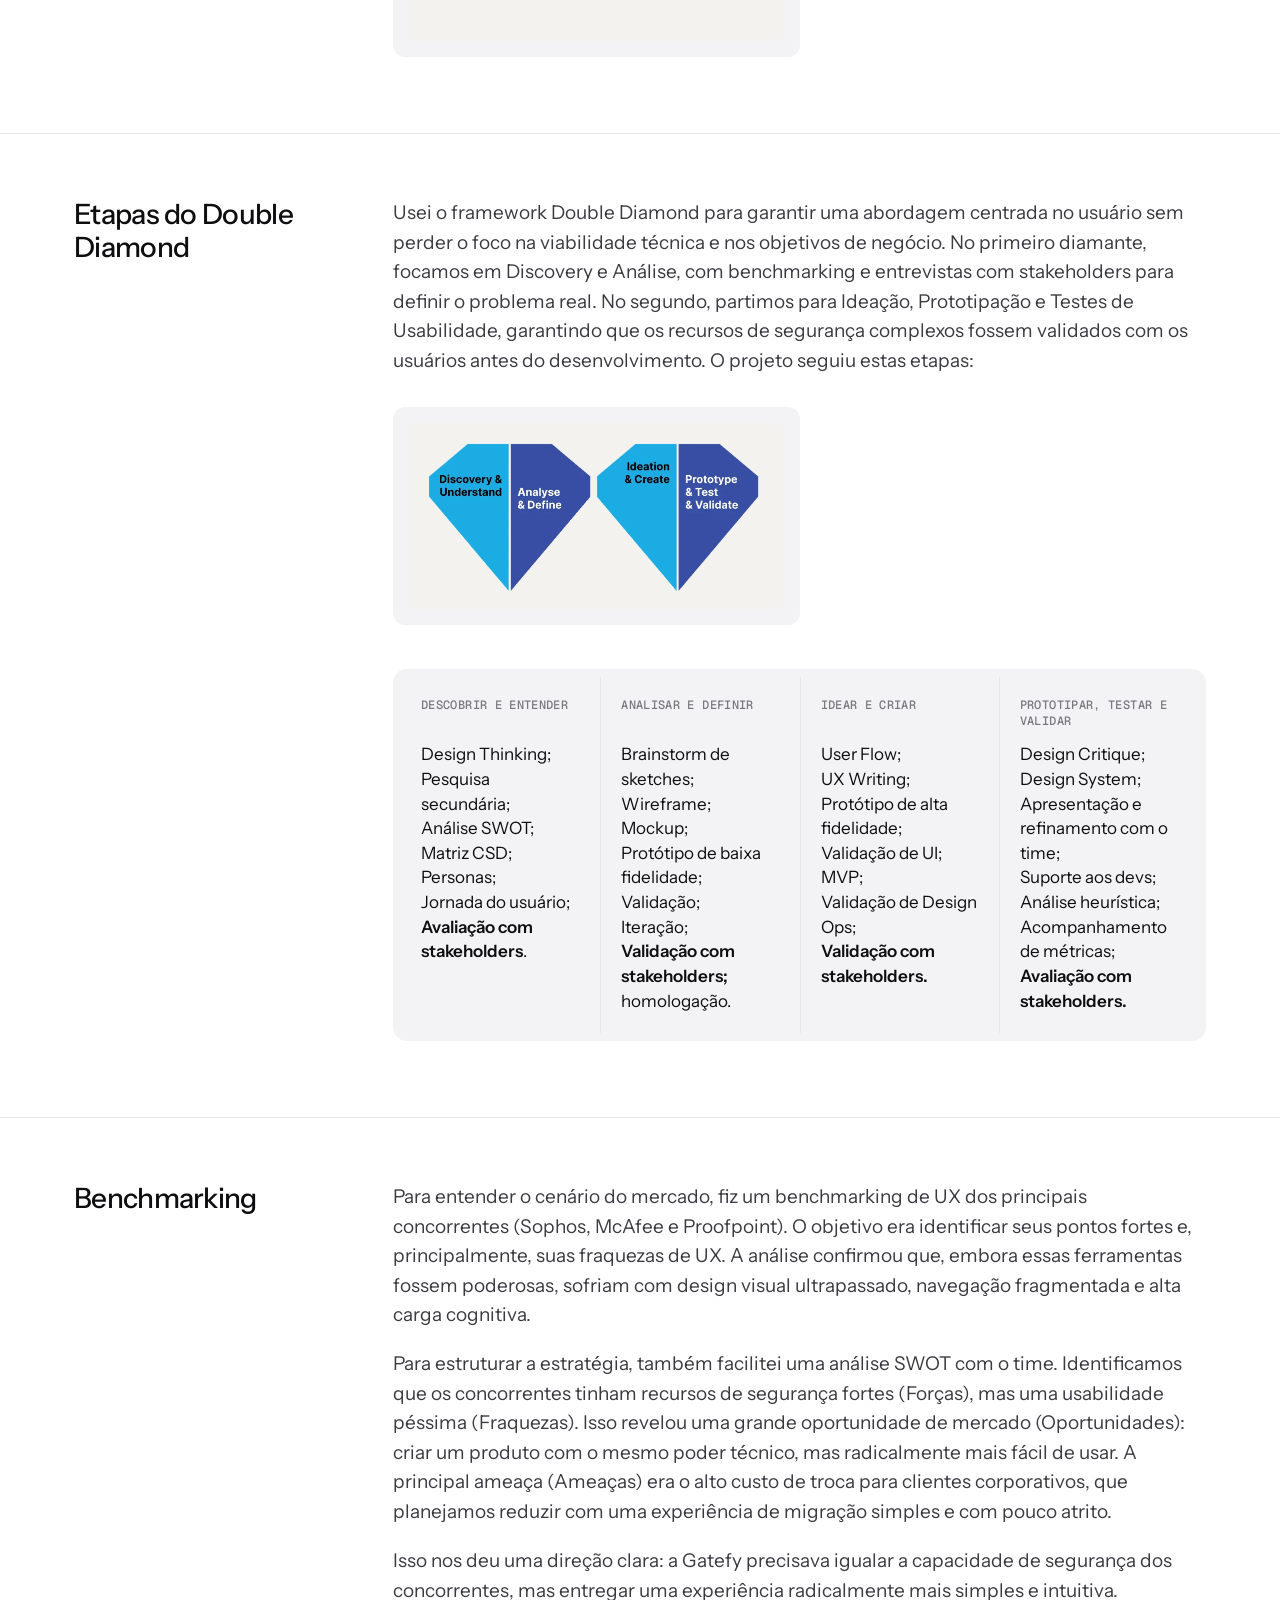
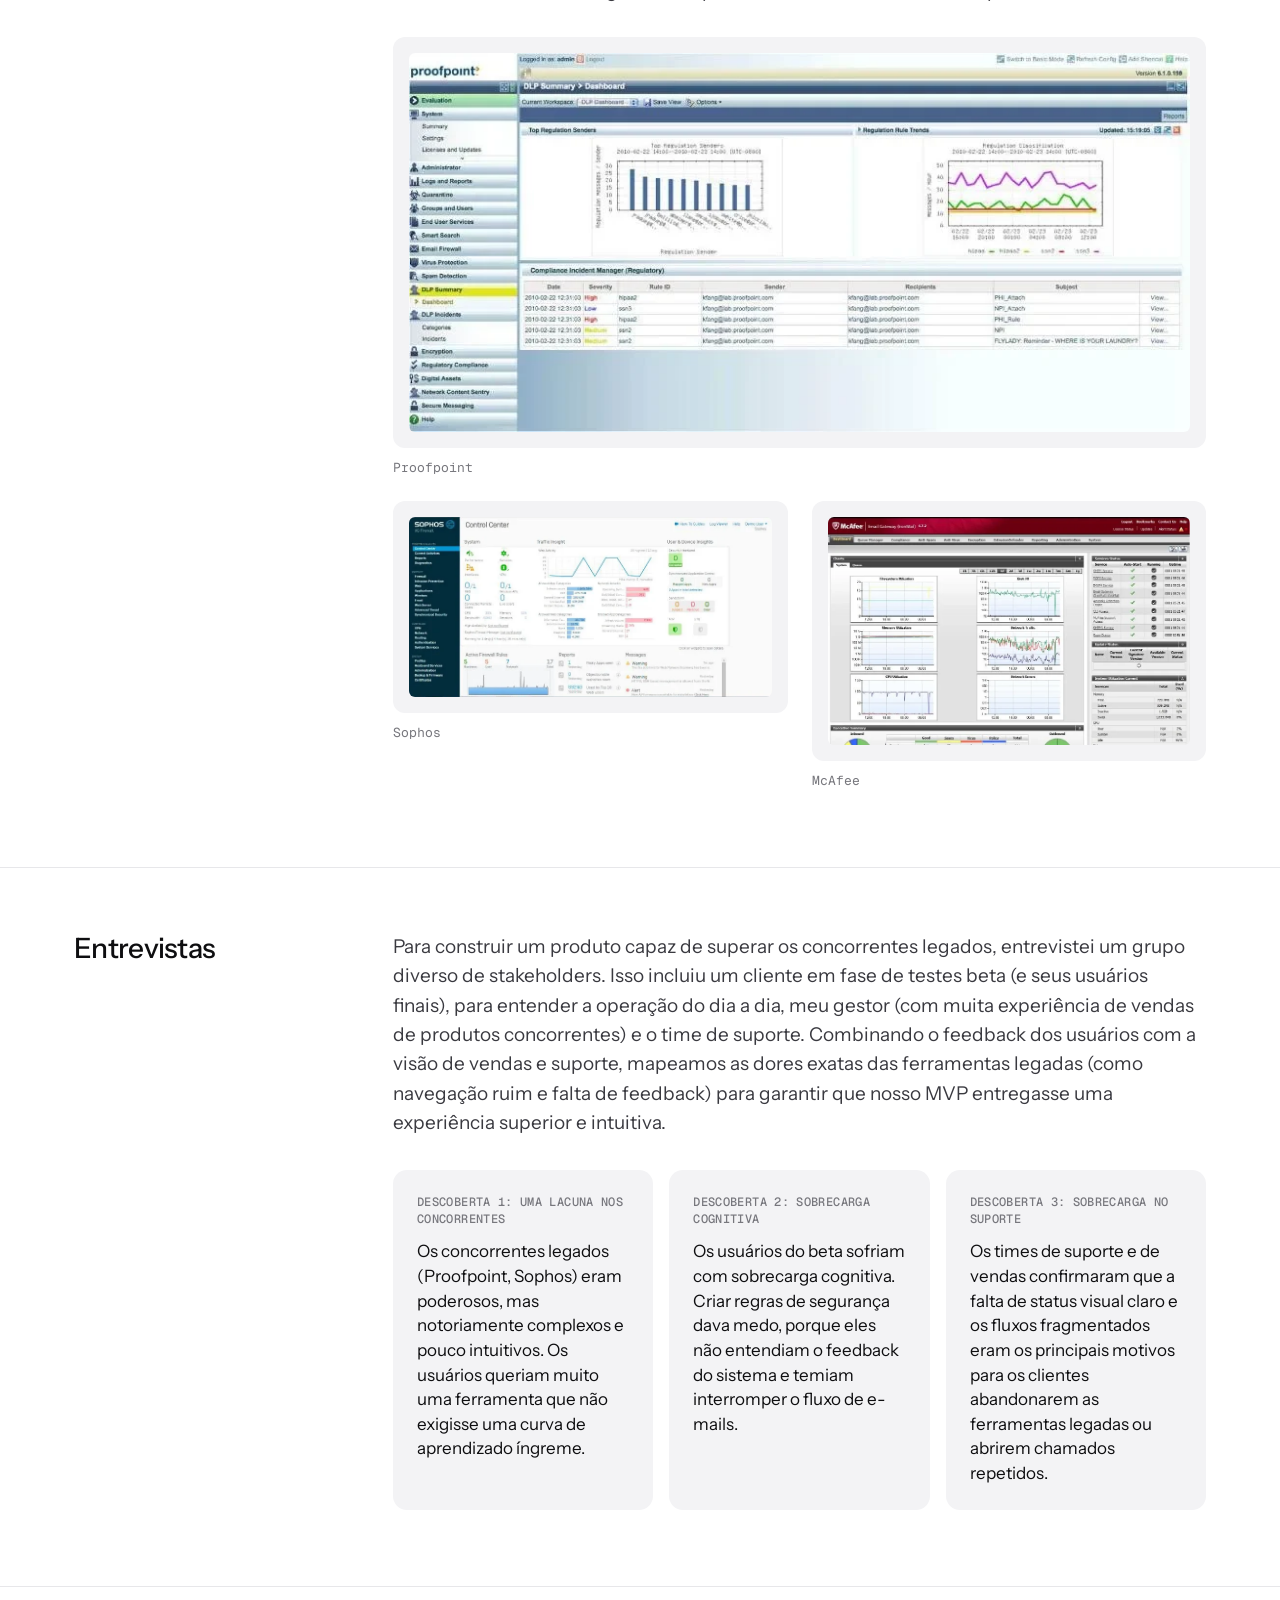
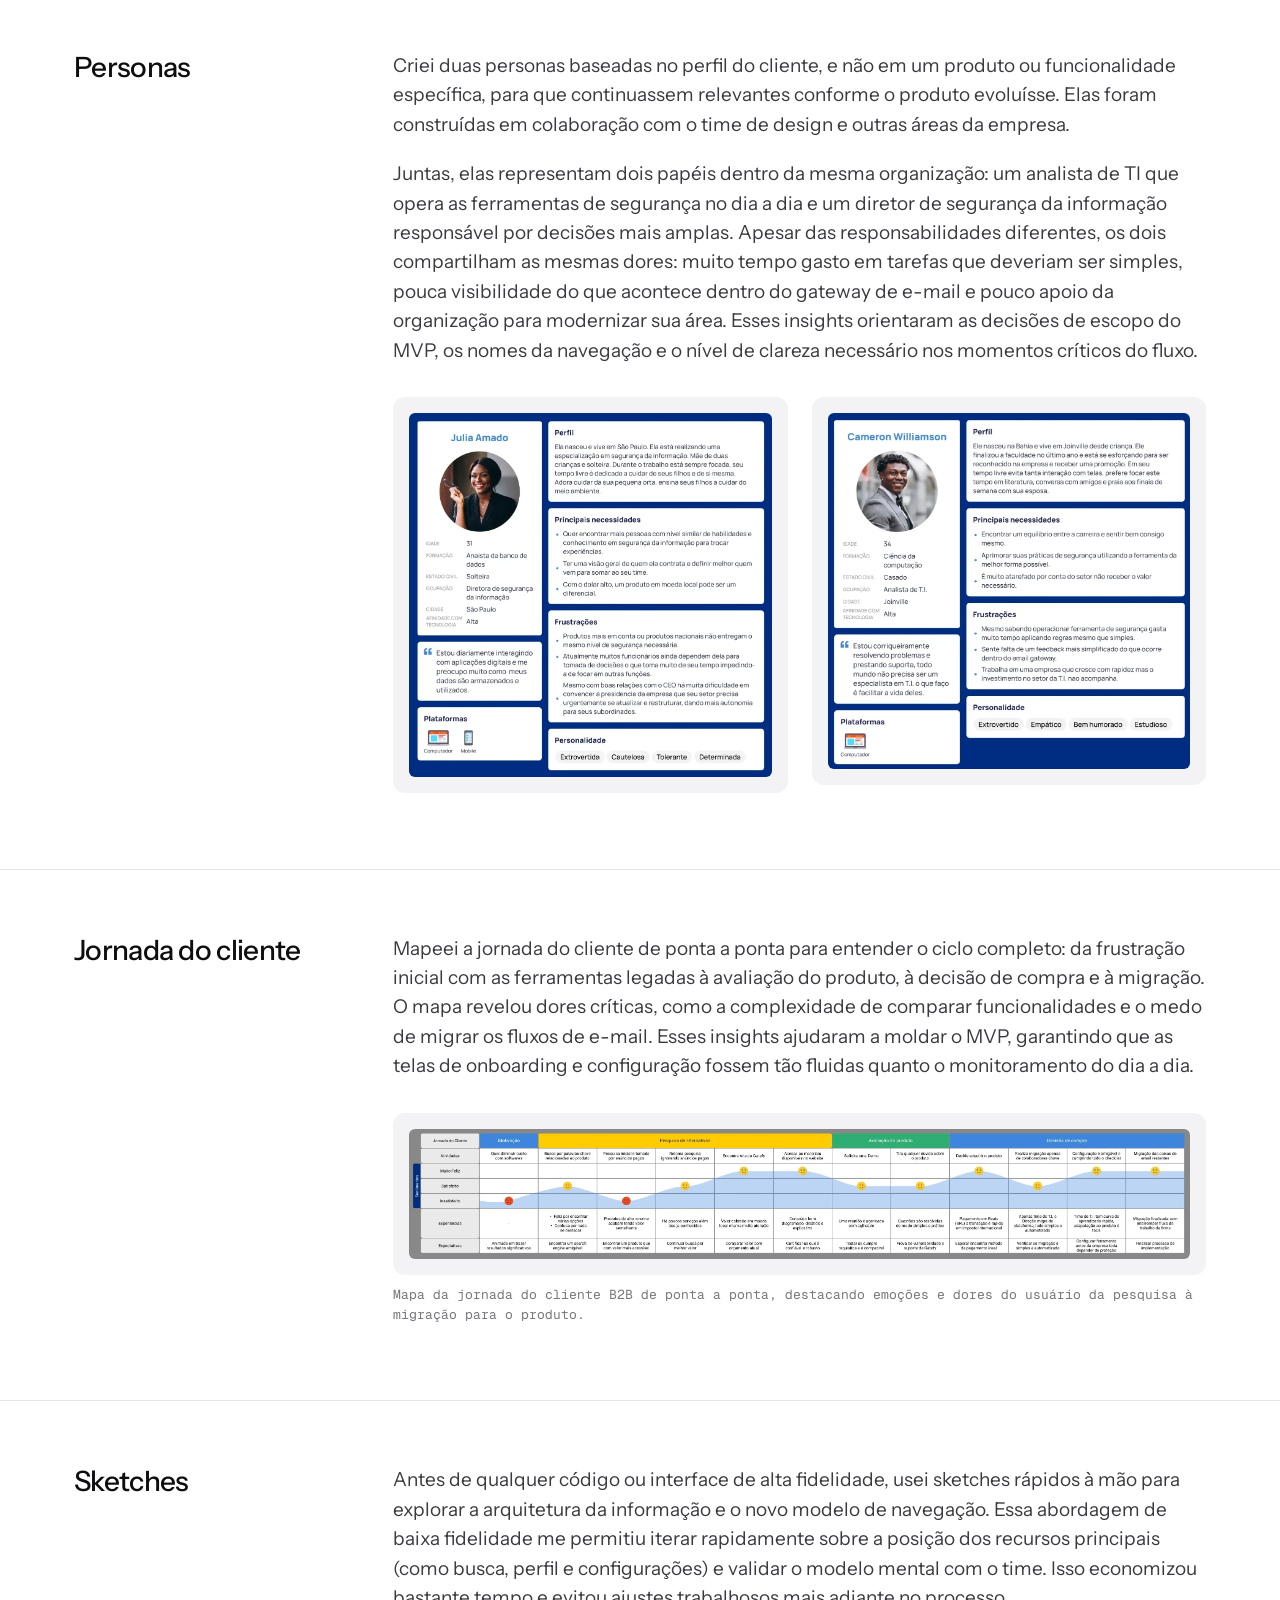
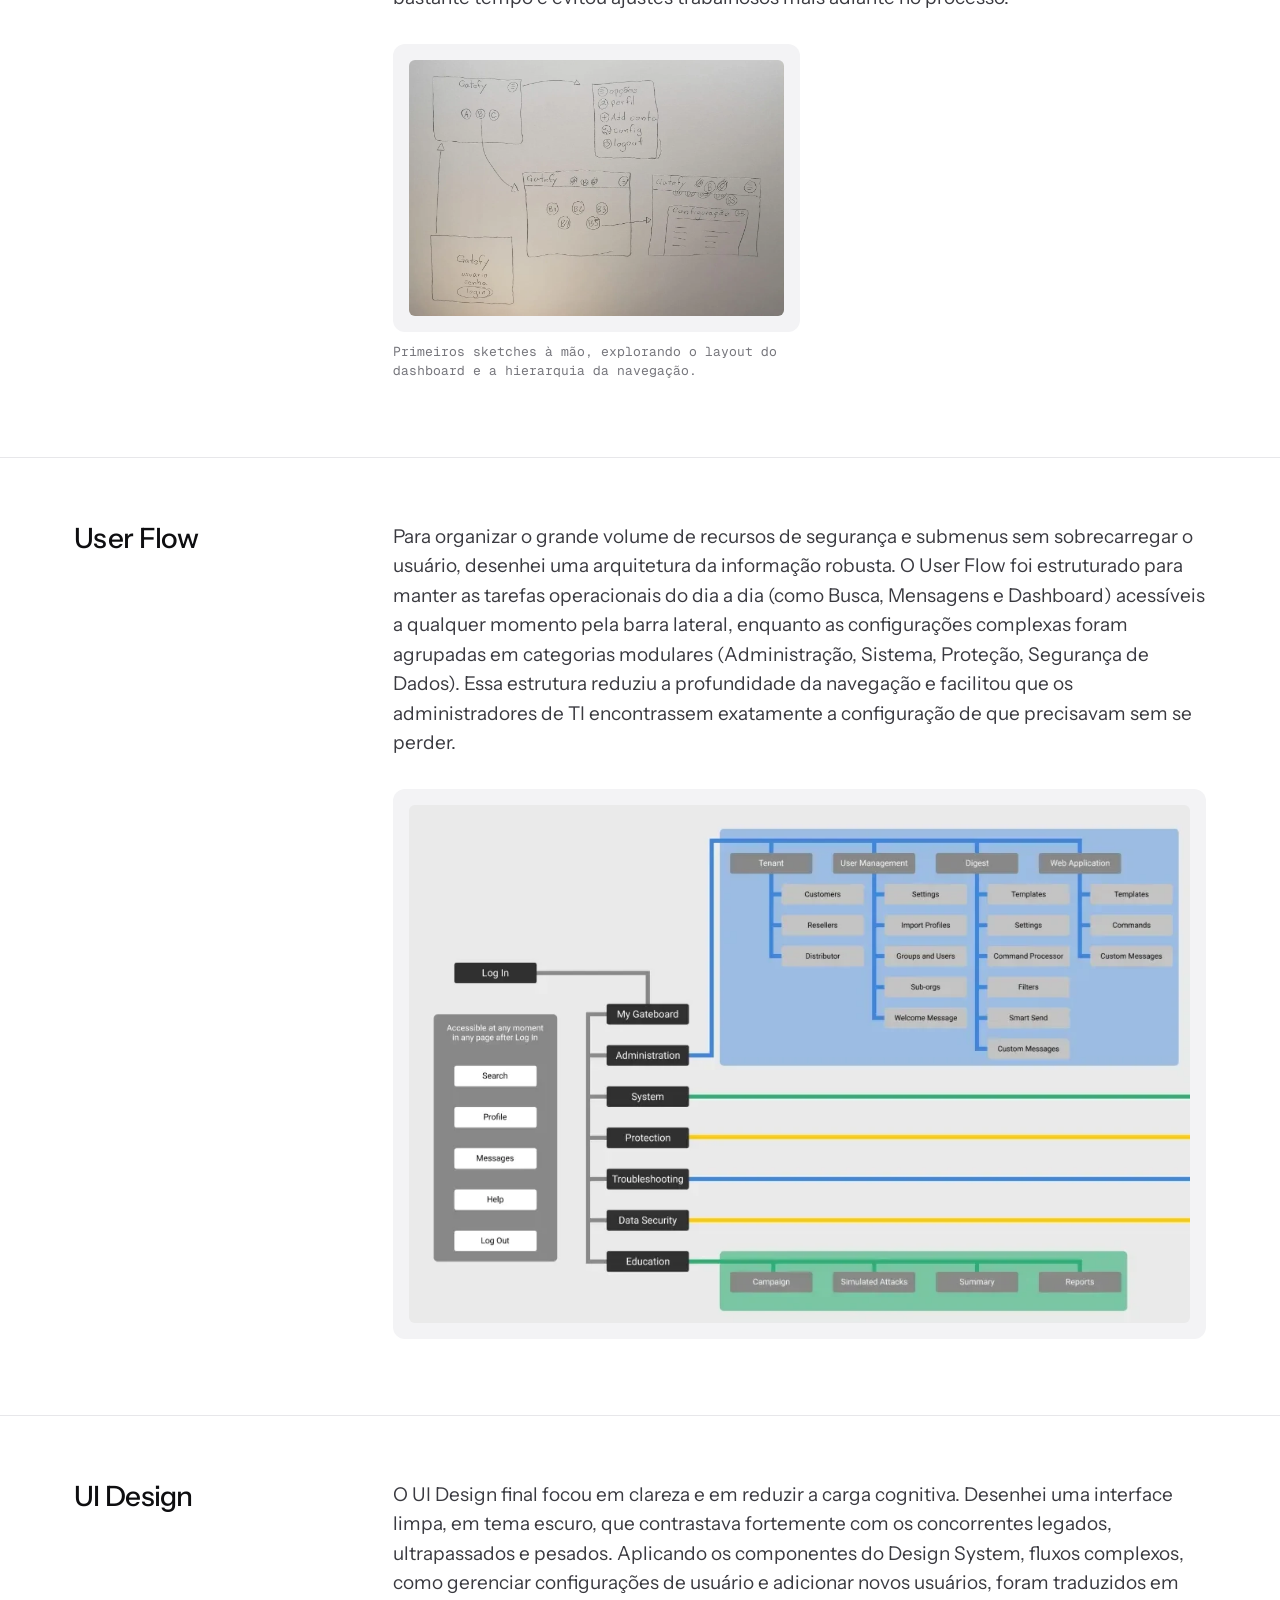
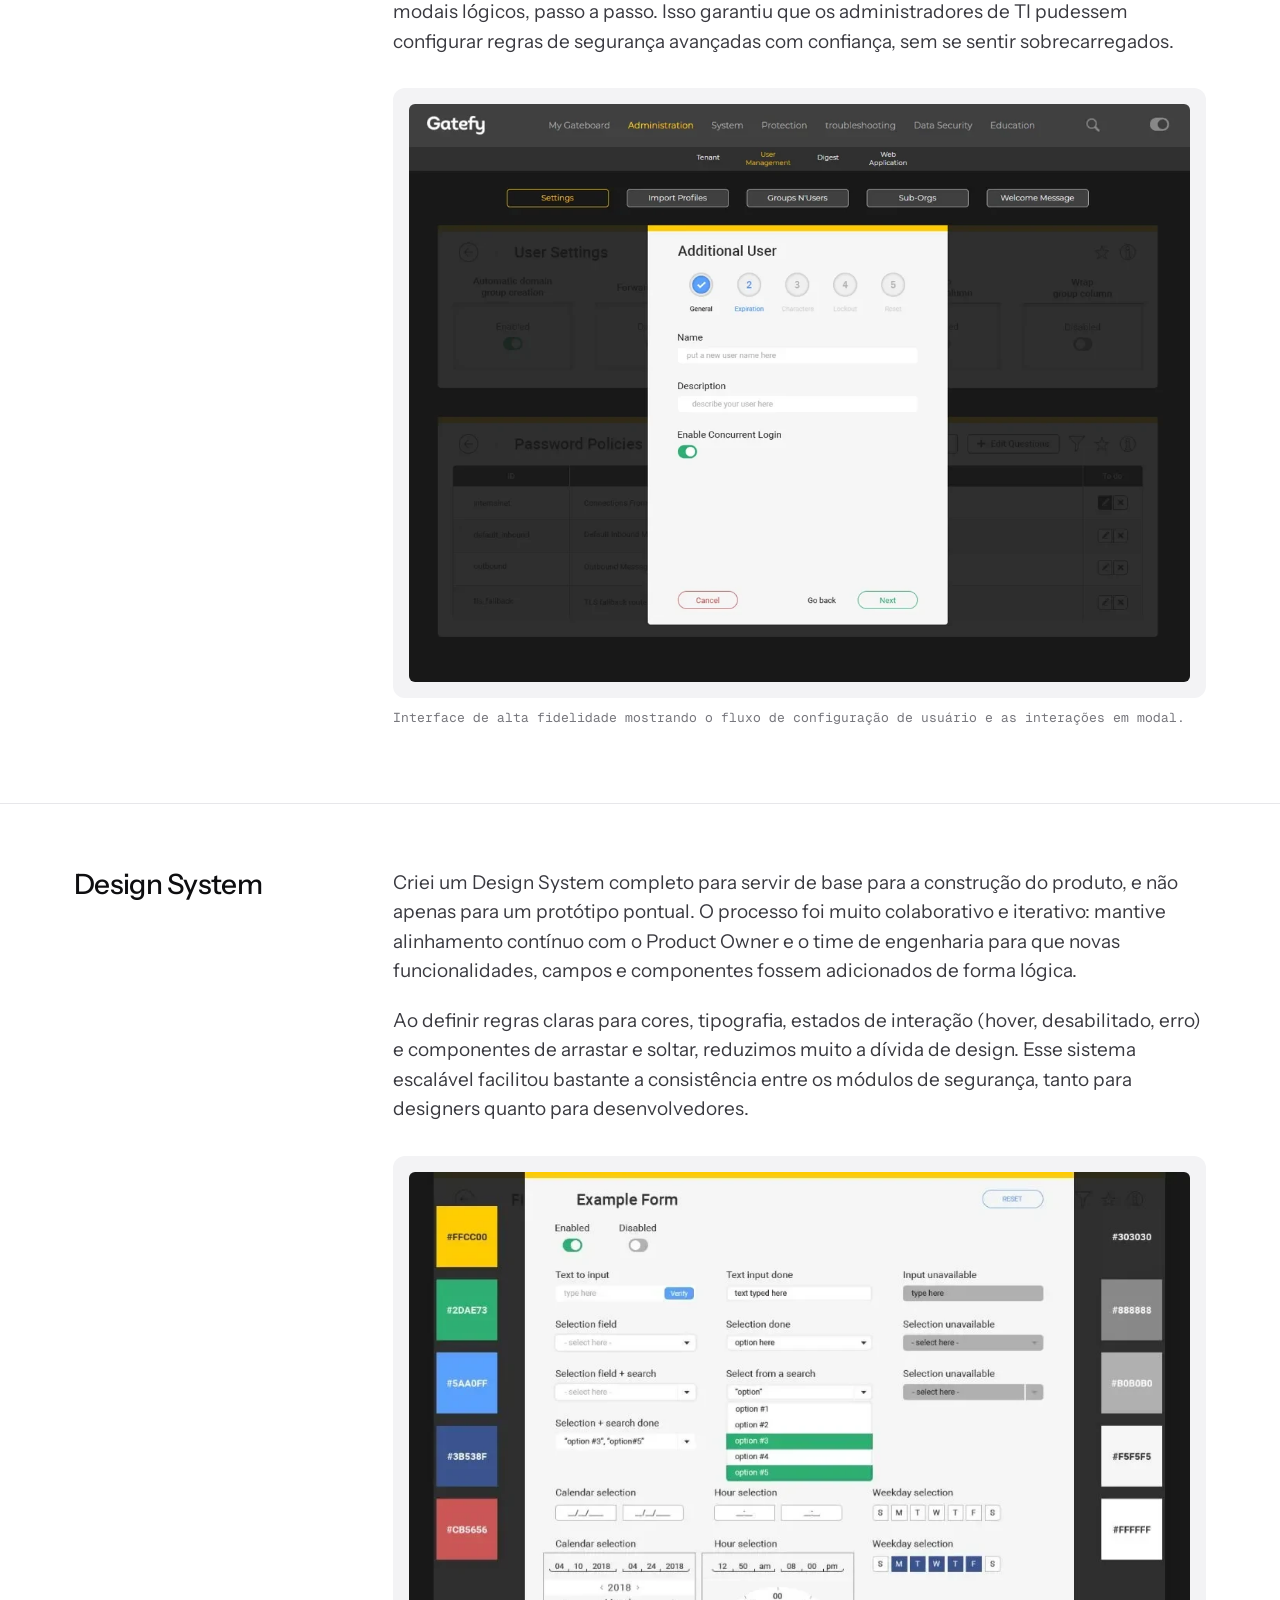
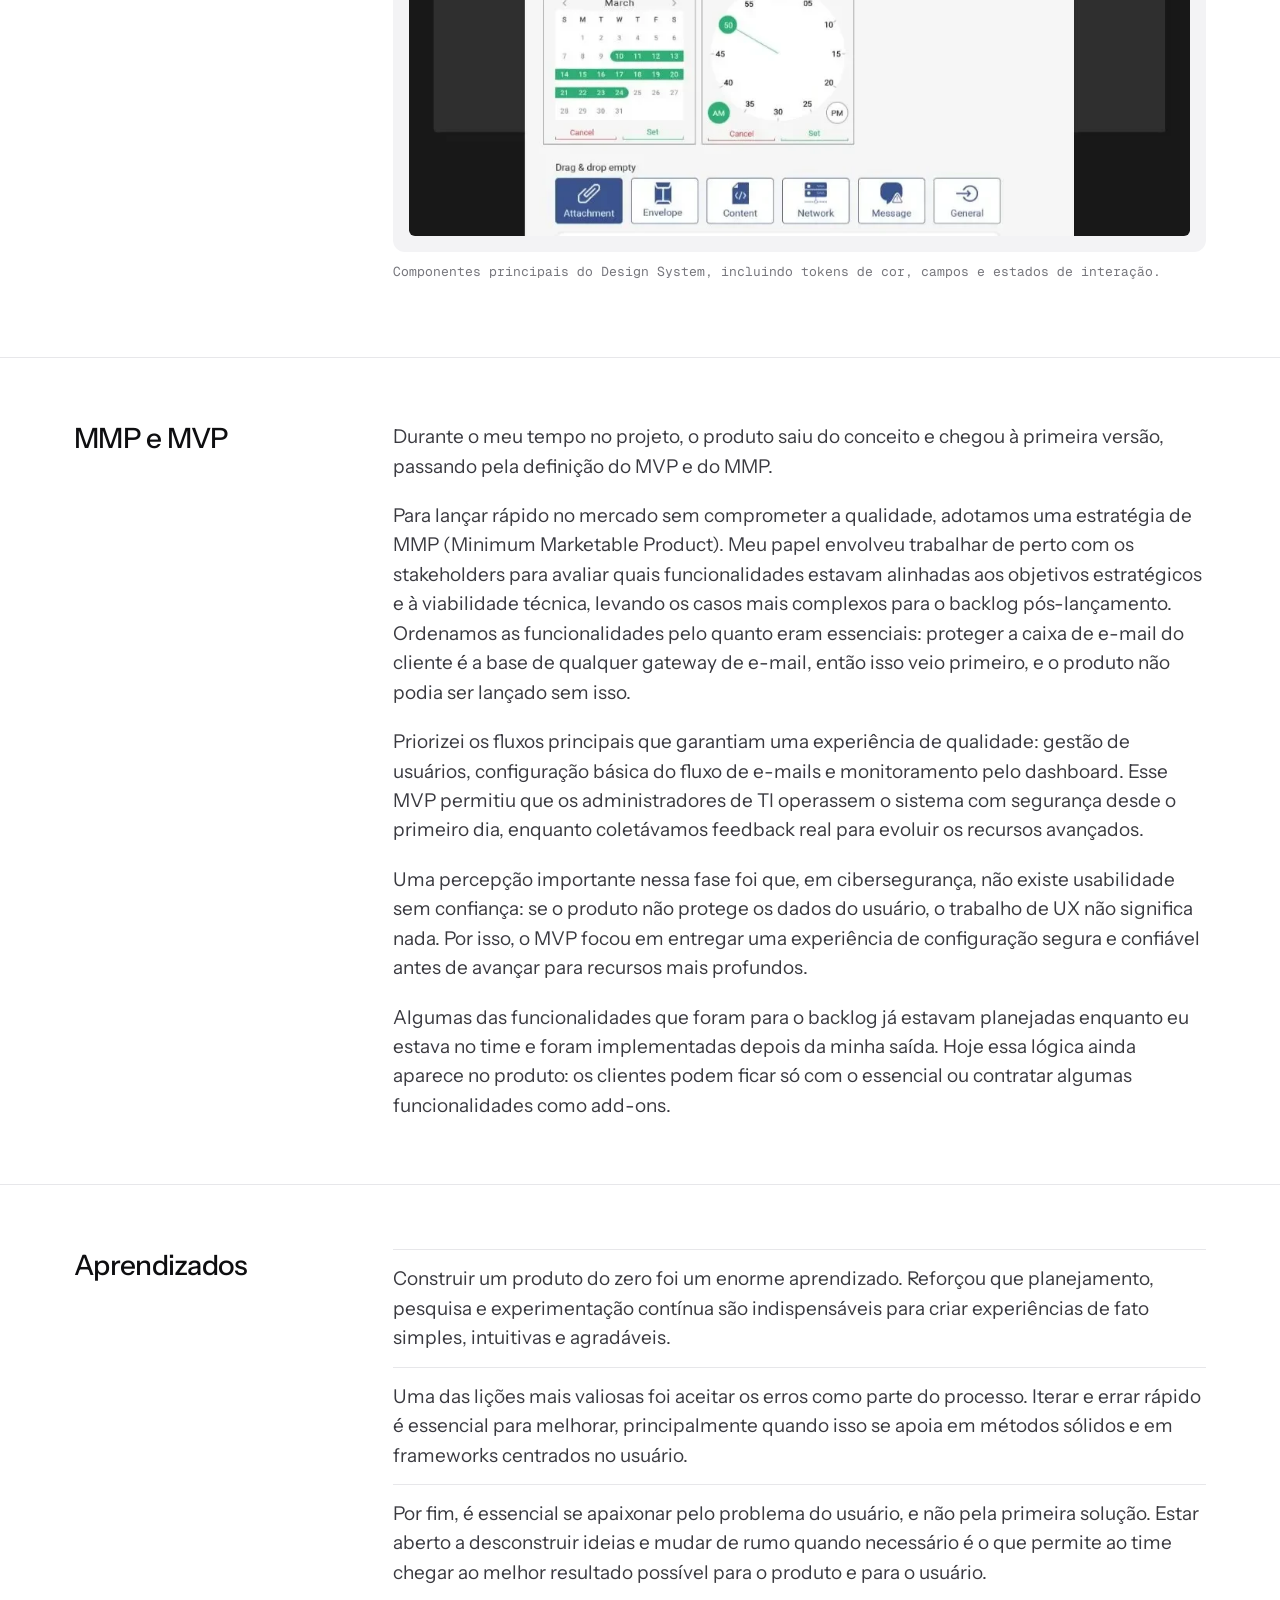
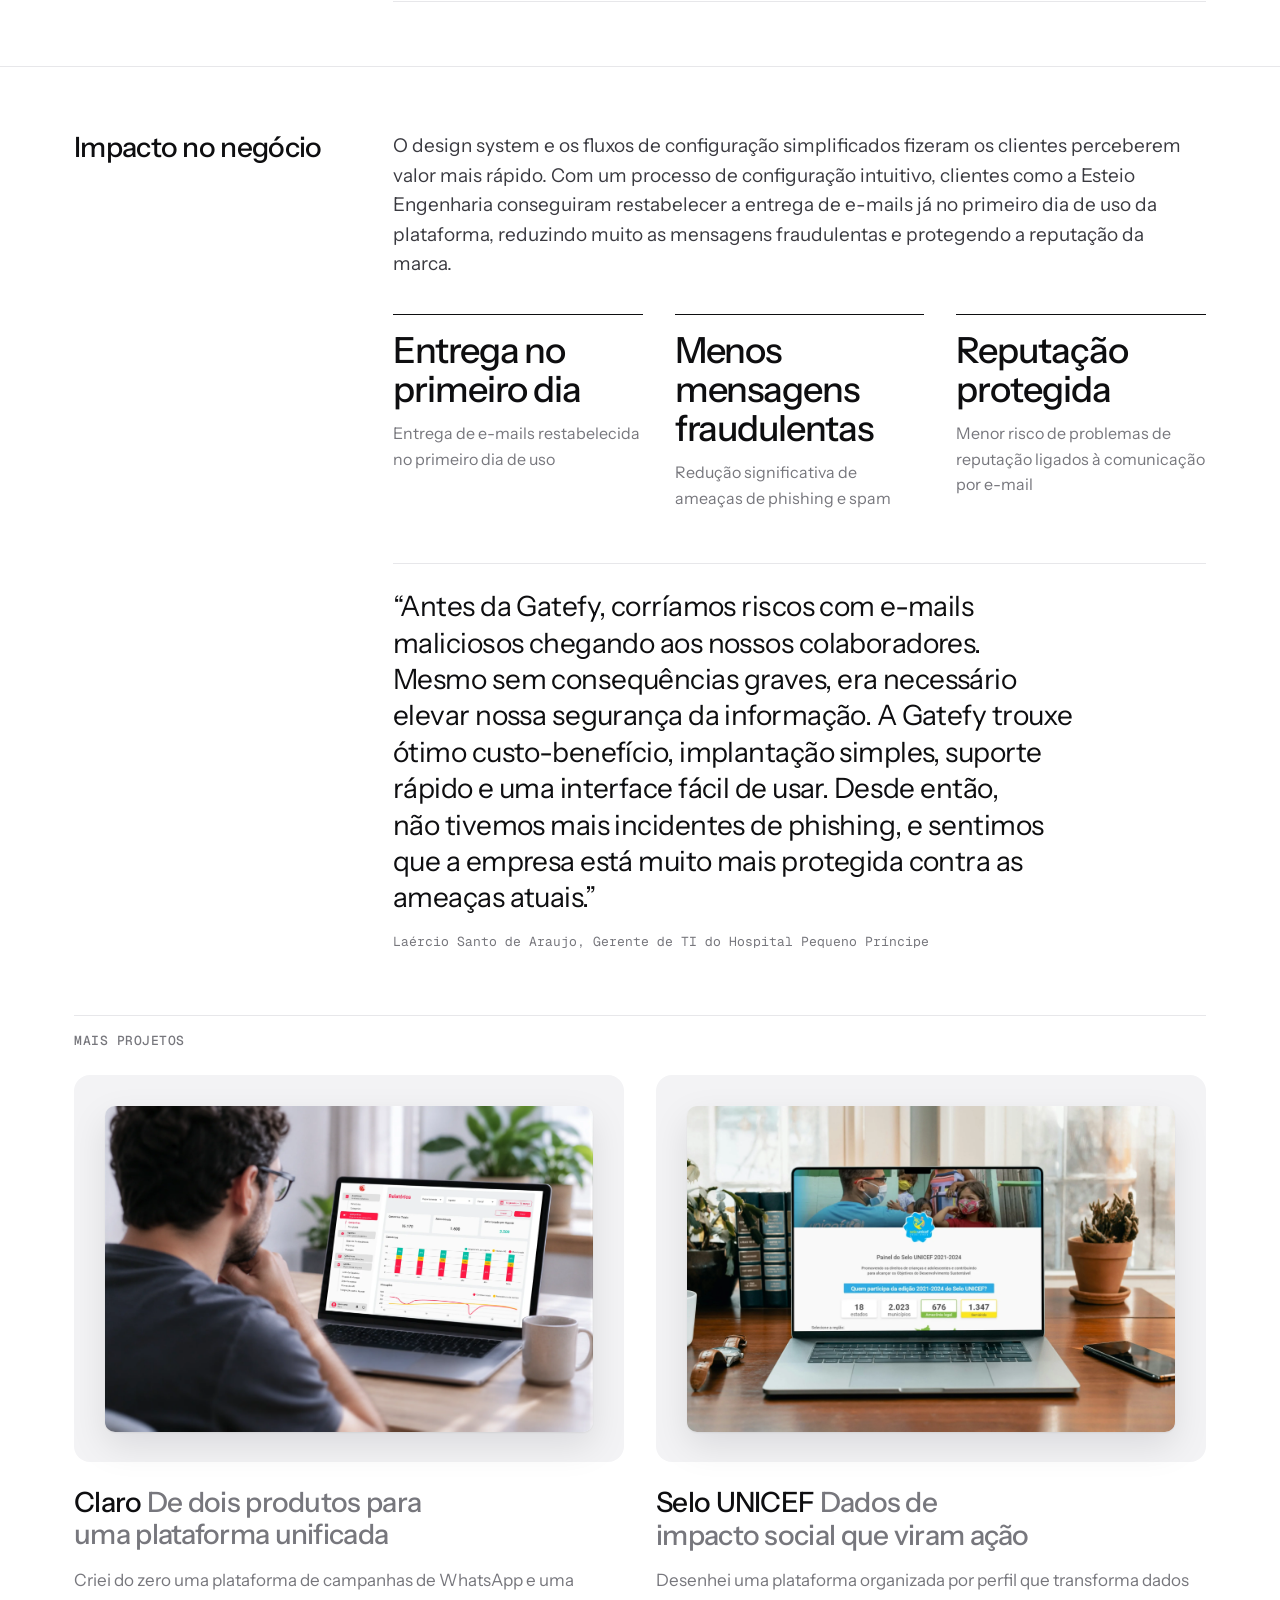
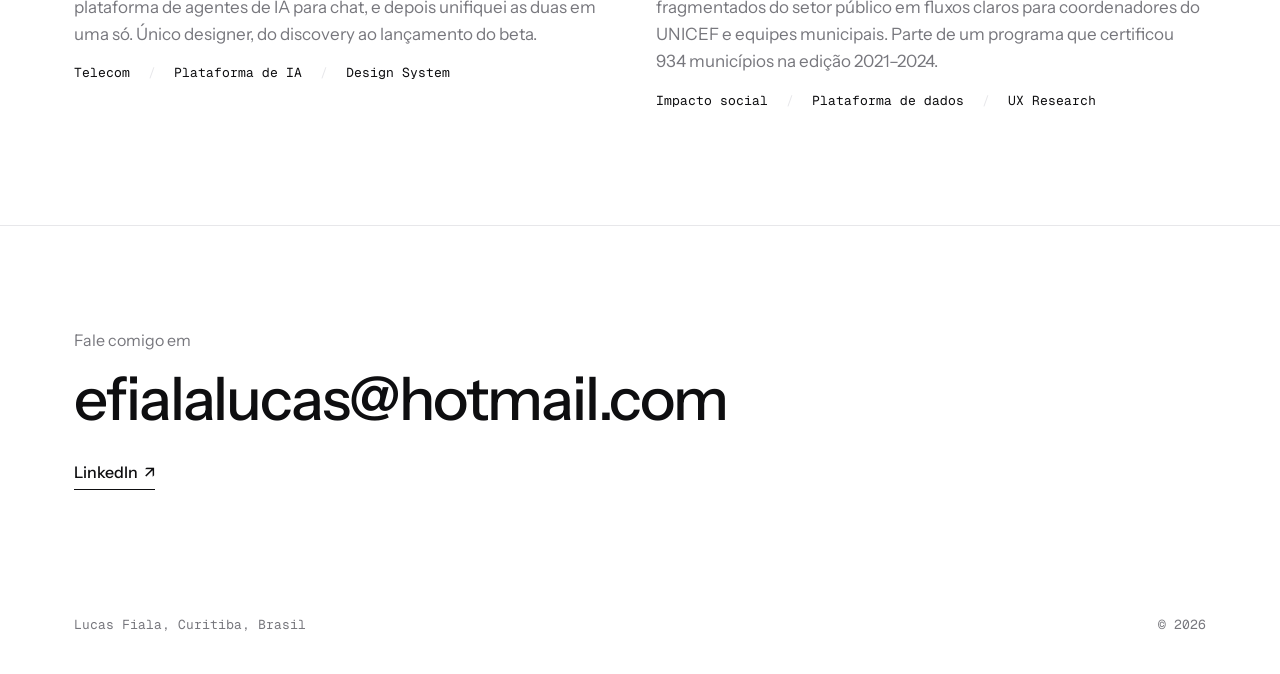
<file: pt/cases/gatefy.html>
<!DOCTYPE html>
<html lang="pt-BR">
<head>
<meta charset="UTF-8">
<meta name="viewport" content="width=device-width, initial-scale=1">
<title>Gatefy, Segurança de email complexa, sob controle | Lucas Fiala</title>
<meta name="description" content="Liderei de ponta a ponta o UX/UI de uma plataforma B2B de cibersegurança, transformando regras de segurança complexas em uma experiência intuitiva.">
<link rel="preconnect" href="https://fonts.googleapis.com"><link rel="stylesheet" href="https://fonts.googleapis.com/css2?family=Instrument+Sans:wght@400;500;600&family=Geist+Mono:wght@400;500&display=swap">
<link rel="stylesheet" href="../../assets/css/style.css">
<link rel="icon" href="../../favicon.ico" sizes="32x32">
<link rel="icon" href="../../icon.svg" type="image/svg+xml">
<link rel="apple-touch-icon" href="../../apple-touch-icon.png">
<link rel="alternate" hreflang="en" href="https://lucasfiala.github.io/cases/gatefy.html">
<link rel="alternate" hreflang="pt-BR" href="https://lucasfiala.github.io/pt/cases/gatefy.html">
<link rel="alternate" hreflang="x-default" href="https://lucasfiala.github.io/cases/gatefy.html">
</head>
<body>
<header class="site-head"><div class="wrap">
  <a class="brand" href="../index.html">Lucas Fiala</a>
  <nav class="nav" aria-label="Principal"><a href="../index.html" aria-current="page">Projetos</a><a href="../about.html">Sobre</a><a class="nav-cta" href="../../assets/cv-lfiala.pdf" download>Currículo <span aria-hidden="true">↓</span></a><span class="lang"><a href="../../cases/gatefy.html" lang="en" hreflang="en" aria-label="View in English">EN</a><span class="lang-sep" aria-hidden="true">/</span><span class="lang-on" aria-current="true">PT</span></span></nav>
</div></header>
<main>
  <article class="case-page">
  <header class="case-head"><div class="wrap">
    <p class="hello"><a href="../index.html">Projetos</a> / Gatefy</p>
    <h1 class="statement">Gatefy <em>segurança de email complexa, sob controle</em></h1>
    <p class="lede">Liderei de ponta a ponta o UX/UI de uma plataforma B2B de cibersegurança, transformando regras de segurança complexas em uma experiência intuitiva. Defini o MVP e criei um Design System escalável para fluxos de administração seguros e eficientes.</p>
    <dl class="meta"><div><dt>Função</dt><dd>UX/UI Designer Solo</dd></div><div><dt>Time</dt><dd>1 Designer (eu), 1 PM, 1 PO, 1 TL, 5 Devs</dd></div><div><dt>Ferramentas</dt><dd>Adobe XD, Photoshop, Illustrator, Miro</dd></div><div><dt>Período</dt><dd>mar 2018 – out 2020<br>(do conceito lançamento)</dd></div></dl>
    <div class="case-plate"><img src="../../assets/img/home/gatefy.webp" alt="Tela de login da Gatefy" width="1279" height="719"></div>
  </div></header>
  <section class="sec" aria-labelledby="the-background"><div class="wrap sec-grid">
    <h2 class="sec-title" id="the-background">Contexto</h2>
    <div class="sec-body">
<p>A <strong>Gatefy </strong>começou como revenda de grandes gateways de segurança, como Proofpoint, Sophos e McAfee. Analisando essas ferramentas, o time percebeu uma grande oportunidade de mercado: criar um produto novo que reunisse os pontos fortes dos concorrentes. Eu estava no time de Marketing e identifiquei que todas essas ferramentas legadas eram ultrapassadas, pesadas e pouco intuitivas. <strong>Propus uma mudança estratégica para ir para o time de Produto,</strong> defendendo uma abordagem centrada no usuário e mostrando que uma boa experiência seria nosso maior diferencial competitivo no mercado.</p>
    </div>
  </div></section>
  <section class="sec" aria-labelledby="problem"><div class="wrap sec-grid">
    <h2 class="sec-title" id="problem">Problema</h2>
    <div class="sec-body">
<p>A Gatefy precisava apresentar um grande conjunto de recursos de segurança, políticas e opções de configuração sem sobrecarregar os administradores de TI e de segurança. Nas primeiras explorações, a profundidade da navegação e os padrões inconsistentes dificultavam <strong>encontrar configurações rapidamente, verificar o status do sistema e resolver problemas</strong>. Isso criava risco: os administradores hesitavam em alterar regras que não entendiam por completo, e as tarefas críticas levavam mais tempo. Os concorrentes ofereciam interfaces mais simples, então a Gatefy precisava provar clareza sem abrir mão do poder do produto. Além do design da interface, meu papel envolveu defender o UX como diferencial estratégico de negócio, ajudando a transformar uma empresa com mentalidade de revenda em uma empresa orientada a produto.</p>
    </div>
  </div></section>
  <section class="sec" aria-labelledby="solution"><div class="wrap sec-grid">
    <h2 class="sec-title" id="solution">Solução</h2>
    <div class="sec-body">
<p>Desenhei uma arquitetura da informação e um modelo de navegação que mantinham os recursos avançados acessíveis e, ao mesmo tempo, reduziam a carga cognitiva. Defini um MVP em torno dos fluxos de administração mais comuns e depois criei padrões de interface reutilizáveis e um design system para manter o comportamento consistente entre menus e submenus. Os protótipos focaram em <strong>leitura rápida, status claro do sistema e configuração segura</strong>, com divulgação progressiva, padrões sensatos e layout previsível. O resultado posicionou a Gatefy como uma plataforma que transmite controle e é fácil de entender, mesmo com um conjunto profundo de funcionalidades.</p>
    </div>
  </div></section>
  <section class="sec" aria-labelledby="methodology"><div class="wrap sec-grid">
    <h2 class="sec-title" id="methodology">Metodologia</h2>
    <div class="sec-body">
<p>Apliquei uma abordagem de <strong>Design Centrado no Usuário (UCD)</strong> para equilibrar três pilares: necessidades do usuário, objetivos de negócio e viabilidade tecnológica. Em uma plataforma de cibersegurança, é fácil exagerar na tecnologia e esquecer as pessoas que a operam. Trabalhando de perto com a engenharia e os stakeholders, cocriamos soluções que tornaram regras de segurança complexas acessíveis sem comprometer a robustez do sistema. O objetivo era gerar uma experiência inovadora e intuitiva, que desse confiança aos administradores de TI.</p>
<div class="figs half">
<figure><button class="zoom" type="button" aria-label="Ampliar imagem"><img src="../../assets/img/gatefy/01.webp" alt="Imagem do projeto" width="1088" height="993" loading="lazy"></button></figure>
</div>
    </div>
  </div></section>
  <section class="sec" aria-labelledby="double-diamond-stages"><div class="wrap sec-grid">
    <h2 class="sec-title" id="double-diamond-stages">Etapas do Double Diamond</h2>
    <div class="sec-body">
<p>Usei o framework Double Diamond para garantir uma abordagem centrada no usuário sem perder o foco na viabilidade técnica e nos objetivos de negócio. No primeiro diamante, focamos em Discovery e Análise, com benchmarking e entrevistas com stakeholders para definir o problema real. No segundo, partimos para Ideação, Prototipação e Testes de Usabilidade, garantindo que os recursos de segurança complexos fossem validados com os usuários antes do desenvolvimento. O projeto seguiu estas etapas:</p>
<div class="figs half">
<figure><button class="zoom" type="button" aria-label="Ampliar imagem"><img src="../../assets/img/gatefy/02.webp" alt="Double Diamond: descobrir, definir, desenvolver, entregar" width="1265" height="627" loading="lazy"></button></figure>
</div>
<div class="cards strip"><div class="card"><p class="card-label">Descobrir e entender</p><p class="card-text">Design Thinking;<br>Pesquisa secundária;<br>Análise SWOT;<br>Matriz CSD;<br>Personas;<br>Jornada do usuário;<br><strong>Avaliação com stakeholders</strong>.</p></div><div class="card"><p class="card-label">Analisar e definir</p><p class="card-text">Brainstorm de sketches;<br>Wireframe;<br>Mockup;<br>Protótipo de baixa fidelidade;<br>Validação;<br>Iteração;<br><strong>Validação com stakeholders;</strong> homologação.</p></div><div class="card"><p class="card-label">Idear e criar</p><p class="card-text">User Flow;<br>UX Writing;<br>Protótipo de alta fidelidade;<br>Validação de UI;<br>MVP;<br>Validação de Design Ops;<br><strong>Validação com stakeholders.</strong></p></div><div class="card"><p class="card-label">Prototipar, testar e validar</p><p class="card-text">Design Critique;<br>Design System;<br>Apresentação e refinamento com o time;<br>Suporte aos devs;<br>Análise heurística;<br>Acompanhamento de métricas;<br><strong>Avaliação com stakeholders.</strong></p></div></div>
    </div>
  </div></section>
  <section class="sec" aria-labelledby="benchmarking"><div class="wrap sec-grid">
    <h2 class="sec-title" id="benchmarking">Benchmarking</h2>
    <div class="sec-body">
<p>Para entender o cenário do mercado, fiz um benchmarking de UX dos principais concorrentes (Sophos, McAfee e Proofpoint). O objetivo era identificar seus pontos fortes e, principalmente, suas fraquezas de UX. A análise confirmou que, embora essas ferramentas fossem poderosas, sofriam com design visual ultrapassado, navegação fragmentada e alta carga cognitiva.</p>
<p>Para estruturar a estratégia, também facilitei uma análise SWOT com o time. Identificamos que os concorrentes tinham recursos de segurança fortes (Forças), mas uma usabilidade péssima (Fraquezas). Isso revelou uma grande oportunidade de mercado (Oportunidades): criar um produto com o mesmo poder técnico, mas radicalmente mais fácil de usar. A principal ameaça (Ameaças) era o alto custo de troca para clientes corporativos, que planejamos reduzir com uma experiência de migração simples e com pouco atrito.</p>
<p>Isso nos deu uma direção clara: a Gatefy precisava igualar a capacidade de segurança dos concorrentes, mas entregar uma experiência radicalmente mais simples e intuitiva.</p>
<div class="figs cols-2">
<figure><button class="zoom" type="button" aria-label="Ampliar imagem"><img src="../../assets/img/gatefy/03.webp" alt="Proofpoint" width="800" height="388" loading="lazy"></button><figcaption>Proofpoint</figcaption></figure>
<figure><button class="zoom" type="button" aria-label="Ampliar imagem"><img src="../../assets/img/gatefy/04.webp" alt="Sophos" width="754" height="374" loading="lazy"></button><figcaption>Sophos</figcaption></figure>
<figure><button class="zoom" type="button" aria-label="Ampliar imagem"><img src="../../assets/img/gatefy/05.webp" alt="McAfee" width="800" height="503" loading="lazy"></button><figcaption>McAfee</figcaption></figure>
</div>
    </div>
  </div></section>
  <section class="sec" aria-labelledby="interviews"><div class="wrap sec-grid">
    <h2 class="sec-title" id="interviews">Entrevistas</h2>
    <div class="sec-body">
<p>Para construir um produto capaz de superar os concorrentes legados, entrevistei um grupo diverso de stakeholders. Isso incluiu um cliente em fase de testes beta (e seus usuários finais), para entender a operação do dia a dia, meu gestor (com muita experiência de vendas de produtos concorrentes) e o time de suporte. Combinando o feedback dos usuários com a visão de vendas e suporte, mapeamos as dores exatas das ferramentas legadas (como navegação ruim e falta de feedback) para garantir que nosso MVP entregasse uma experiência superior e intuitiva.</p>
<div class="cards"><div class="card"><p class="card-label">DESCOBERTA 1: Uma lacuna nos concorrentes</p><p class="card-text">Os concorrentes legados (Proofpoint, Sophos) eram poderosos, mas notoriamente complexos e pouco intuitivos. Os usuários queriam muito uma ferramenta que não exigisse uma curva de aprendizado íngreme.</p></div><div class="card"><p class="card-label">DESCOBERTA 2: Sobrecarga cognitiva</p><p class="card-text">Os usuários do beta sofriam com sobrecarga cognitiva. Criar regras de segurança dava medo, porque eles não entendiam o feedback do sistema e temiam interromper o fluxo de e-mails.</p></div><div class="card"><p class="card-label">DESCOBERTA 3: Sobrecarga no suporte</p><p class="card-text">Os times de suporte e de vendas confirmaram que a falta de status visual claro e os fluxos fragmentados eram os principais motivos para os clientes abandonarem as ferramentas legadas ou abrirem chamados repetidos.</p></div></div>
    </div>
  </div></section>
  <section class="sec" aria-labelledby="personas"><div class="wrap sec-grid">
    <h2 class="sec-title" id="personas">Personas</h2>
    <div class="sec-body">
<p>Criei duas personas baseadas no perfil do cliente, e não em um produto ou funcionalidade específica, para que continuassem relevantes conforme o produto evoluísse. Elas foram construídas em colaboração com o time de design e outras áreas da empresa.</p>
<p>Juntas, elas representam dois papéis dentro da mesma organização: um analista de TI que opera as ferramentas de segurança no dia a dia e um diretor de segurança da informação responsável por decisões mais amplas. Apesar das responsabilidades diferentes, os dois compartilham as mesmas dores: muito tempo gasto em tarefas que deveriam ser simples, pouca visibilidade do que acontece dentro do gateway de e-mail e pouco apoio da organização para modernizar sua área. Esses insights orientaram as decisões de escopo do MVP, os nomes da navegação e o nível de clareza necessário nos momentos críticos do fluxo.</p>
<div class="figs cols-2">
<figure><button class="zoom" type="button" aria-label="Ampliar imagem"><img src="../../assets/img/gatefy/06.webp" alt="Imagem do projeto" width="1185" height="1188" loading="lazy"></button></figure>
<figure><button class="zoom" type="button" aria-label="Ampliar imagem"><img src="../../assets/img/gatefy/07.webp" alt="Imagem do projeto" width="1168" height="1147" loading="lazy"></button></figure>
</div>
    </div>
  </div></section>
  <section class="sec" aria-labelledby="customer-journey"><div class="wrap sec-grid">
    <h2 class="sec-title" id="customer-journey">Jornada do cliente</h2>
    <div class="sec-body">
<p>Mapeei a jornada do cliente de ponta a ponta para entender o ciclo completo: da frustração inicial com as ferramentas legadas à avaliação do produto, à decisão de compra e à migração. O mapa revelou dores críticas, como a complexidade de comparar funcionalidades e o medo de migrar os fluxos de e-mail. Esses insights ajudaram a moldar o MVP, garantindo que as telas de onboarding e configuração fossem tão fluidas quanto o monitoramento do dia a dia.</p>
<div class="figs">
<figure><button class="zoom" type="button" aria-label="Ampliar imagem"><img src="../../assets/img/gatefy/08.webp" alt="Mapa da jornada do cliente B2B de ponta a ponta, destacando emoções e dores do usuário da pesquisa à migração para o produto." width="2711" height="453" loading="lazy"></button><figcaption>Mapa da jornada do cliente B2B de ponta a ponta, destacando emoções e dores do usuário da pesquisa à migração para o produto.</figcaption></figure>
</div>
    </div>
  </div></section>
  <section class="sec" aria-labelledby="sketches"><div class="wrap sec-grid">
    <h2 class="sec-title" id="sketches">Sketches</h2>
    <div class="sec-body">
<p>Antes de qualquer código ou interface de alta fidelidade, usei sketches rápidos à mão para explorar a arquitetura da informação e o novo modelo de navegação. Essa abordagem de baixa fidelidade me permitiu iterar rapidamente sobre a posição dos recursos principais (como busca, perfil e configurações) e validar o modelo mental com o time. Isso economizou bastante tempo e evitou ajustes trabalhosos mais adiante no processo.</p>
<div class="figs half">
<figure><button class="zoom" type="button" aria-label="Ampliar imagem"><img src="../../assets/img/gatefy/09.webp" alt="Primeiros sketches à mão, explorando o layout do dashboard e a hierarquia da navegação." width="1300" height="887" loading="lazy"></button><figcaption>Primeiros sketches à mão, explorando o layout do dashboard e a hierarquia da navegação.</figcaption></figure>
</div>
    </div>
  </div></section>
  <section class="sec" aria-labelledby="user-flow"><div class="wrap sec-grid">
    <h2 class="sec-title" id="user-flow">User Flow</h2>
    <div class="sec-body">
<p>Para organizar o grande volume de recursos de segurança e submenus sem sobrecarregar o usuário, desenhei uma arquitetura da informação robusta. O User Flow foi estruturado para manter as tarefas operacionais do dia a dia (como Busca, Mensagens e Dashboard) acessíveis a qualquer momento pela barra lateral, enquanto as configurações complexas foram agrupadas em categorias modulares (Administração, Sistema, Proteção, Segurança de Dados). Essa estrutura reduziu a profundidade da navegação e facilitou que os administradores de TI encontrassem exatamente a configuração de que precisavam sem se perder.</p>
<div class="figs">
<figure><button class="zoom" type="button" aria-label="Ampliar imagem"><img src="../../assets/img/gatefy/10.webp" alt="Imagem do projeto" width="992" height="657" loading="lazy"></button></figure>
</div>
    </div>
  </div></section>
  <section class="sec" aria-labelledby="ui-design"><div class="wrap sec-grid">
    <h2 class="sec-title" id="ui-design">UI Design</h2>
    <div class="sec-body">
<p>O UI Design final focou em clareza e em reduzir a carga cognitiva. Desenhei uma interface limpa, em tema escuro, que contrastava fortemente com os concorrentes legados, ultrapassados e pesados. Aplicando os componentes do Design System, fluxos complexos, como gerenciar configurações de usuário e adicionar novos usuários, foram traduzidos em modais lógicos, passo a passo. Isso garantiu que os administradores de TI pudessem configurar regras de segurança avançadas com confiança, sem se sentir sobrecarregados.</p>
<div class="figs">
<figure><button class="zoom" type="button" aria-label="Ampliar imagem"><img src="../../assets/img/gatefy/11.webp" alt="Interface de alta fidelidade mostrando o fluxo de configuração de usuário e as interações em modal." width="1127" height="833" loading="lazy"></button><figcaption>Interface de alta fidelidade mostrando o fluxo de configuração de usuário e as interações em modal.</figcaption></figure>
</div>
    </div>
  </div></section>
  <section class="sec" aria-labelledby="design-system"><div class="wrap sec-grid">
    <h2 class="sec-title" id="design-system">Design System</h2>
    <div class="sec-body">
<p>Criei um Design System completo para servir de base para a construção do produto, e não apenas para um protótipo pontual. O processo foi muito colaborativo e iterativo: mantive alinhamento contínuo com o Product Owner e o time de engenharia para que novas funcionalidades, campos e componentes fossem adicionados de forma lógica.</p>
<p>Ao definir regras claras para cores, tipografia, estados de interação (hover, desabilitado, erro) e componentes de arrastar e soltar, reduzimos muito a dívida de design. Esse sistema escalável facilitou bastante a consistência entre os módulos de segurança, tanto para designers quanto para desenvolvedores.</p>
<div class="figs">
<figure><button class="zoom" type="button" aria-label="Ampliar imagem"><img src="../../assets/img/gatefy/12.webp" alt="Componentes principais do Design System, incluindo tokens de cor, campos e estados de interação." width="1009" height="858" loading="lazy"></button><figcaption>Componentes principais do Design System, incluindo tokens de cor, campos e estados de interação.</figcaption></figure>
</div>
    </div>
  </div></section>
  <section class="sec" aria-labelledby="mmp-amp-mvp"><div class="wrap sec-grid">
    <h2 class="sec-title" id="mmp-amp-mvp">MMP e MVP</h2>
    <div class="sec-body">
<p>Durante o meu tempo no projeto, o produto saiu do conceito e chegou à primeira versão, passando pela definição do MVP e do MMP.</p>
<p>Para lançar rápido no mercado sem comprometer a qualidade, adotamos uma estratégia de MMP (Minimum Marketable Product). Meu papel envolveu trabalhar de perto com os stakeholders para avaliar quais funcionalidades estavam alinhadas aos objetivos estratégicos e à viabilidade técnica, levando os casos mais complexos para o backlog pós-lançamento. Ordenamos as funcionalidades pelo quanto eram essenciais: proteger a caixa de e-mail do cliente é a base de qualquer gateway de e-mail, então isso veio primeiro, e o produto não podia ser lançado sem isso.</p>
<p>Priorizei os fluxos principais que garantiam uma experiência de qualidade: gestão de usuários, configuração básica do fluxo de e-mails e monitoramento pelo dashboard. Esse MVP permitiu que os administradores de TI operassem o sistema com segurança desde o primeiro dia, enquanto coletávamos feedback real para evoluir os recursos avançados.</p>
<p>Uma percepção importante nessa fase foi que, em cibersegurança, não existe usabilidade sem confiança: se o produto não protege os dados do usuário, o trabalho de UX não significa nada. Por isso, o MVP focou em entregar uma experiência de configuração segura e confiável antes de avançar para recursos mais profundos.</p>
<p>Algumas das funcionalidades que foram para o backlog já estavam planejadas enquanto eu estava no time e foram implementadas depois da minha saída. Hoje essa lógica ainda aparece no produto: os clientes podem ficar só com o essencial ou contratar algumas funcionalidades como add-ons.</p>
    </div>
  </div></section>
  <section class="sec" aria-labelledby="learnings-amp-key-takeaways"><div class="wrap sec-grid">
    <h2 class="sec-title" id="learnings-amp-key-takeaways">Aprendizados</h2>
    <div class="sec-body">
<ul class="list"><li>Construir um produto do zero foi um enorme aprendizado. Reforçou que planejamento, pesquisa e experimentação contínua são indispensáveis para criar experiências de fato simples, intuitivas e agradáveis.</li><li>Uma das lições mais valiosas foi aceitar os erros como parte do processo. Iterar e errar rápido é essencial para melhorar, principalmente quando isso se apoia em métodos sólidos e em frameworks centrados no usuário.</li><li>Por fim, é essencial se apaixonar pelo problema do usuário, e não pela primeira solução. Estar aberto a desconstruir ideias e mudar de rumo quando necessário é o que permite ao time chegar ao melhor resultado possível para o produto e para o usuário.</li></ul>
    </div>
  </div></section>
  <section class="sec" aria-labelledby="business-impact"><div class="wrap sec-grid">
    <h2 class="sec-title" id="business-impact">Impacto no negócio</h2>
    <div class="sec-body">
<p>O design system e os fluxos de configuração simplificados fizeram os clientes perceberem valor mais rápido. Com um processo de configuração intuitivo, clientes como a Esteio Engenharia conseguiram restabelecer a entrega de e-mails já no primeiro dia de uso da plataforma, reduzindo muito as mensagens fraudulentas e protegendo a reputação da marca.</p>
<div class="stats"><div class="stat"><p class="stat-num">Entrega no primeiro dia</p><p class="stat-text">Entrega de e-mails restabelecida no primeiro dia de uso</p></div><div class="stat"><p class="stat-num">Menos mensagens fraudulentas</p><p class="stat-text">Redução significativa de ameaças de phishing e spam</p></div><div class="stat"><p class="stat-num">Reputação protegida</p><p class="stat-text">Menor risco de problemas de reputação ligados à comunicação por e-mail</p></div></div>
<figure class="quote"><blockquote>“Antes da Gatefy, corríamos riscos com e-mails maliciosos chegando aos nossos colaboradores. Mesmo sem consequências graves, era necessário elevar nossa segurança da informação. A Gatefy trouxe ótimo custo-benefício, implantação simples, suporte rápido e uma interface fácil de usar. Desde então, não tivemos mais incidentes de phishing, e sentimos que a empresa está muito mais protegida contra as ameaças atuais.”</blockquote><figcaption>Laércio Santo de Araujo, Gerente de TI do Hospital Pequeno Príncipe</figcaption></figure>
    </div>
  </div></section>
  </article>
  <section aria-labelledby="more-label"><div class="wrap">
    <h2 class="section-label" id="more-label">Mais projetos</h2>
    <div class="work work-2">
      <a class="case" href="../cases/claro.html">
        <div class="case-plate"><img src="../../assets/img/home/claro.webp" alt="Tela de relatórios da plataforma unificada da Claro" width="2400" height="1599" loading="lazy"></div>
        <div class="case-body">
          <h3 class="case-title">Claro <em>De dois produtos para uma plataforma unificada</em></h3>
          <div>
            <p class="case-text">Criei do zero uma plataforma de campanhas de WhatsApp e uma plataforma de agentes de IA para chat, e depois unifiquei as duas em uma só. Único designer, do discovery ao lançamento do beta.</p>
            <ul class="tags"><li>Telecom</li><li>Plataforma de IA</li><li>Design System</li></ul>
          </div>
        </div>
      </a>
      <a class="case" href="../cases/unicef.html">
        <div class="case-plate"><img src="../../assets/img/home/unicef.webp" alt="Painel do Selo UNICEF 2021–2024" width="2400" height="1600" loading="lazy"></div>
        <div class="case-body">
          <h3 class="case-title">Selo UNICEF <em>Dados de impacto social que viram ação</em></h3>
          <div>
            <p class="case-text">Desenhei uma plataforma organizada por perfil que transforma dados fragmentados do setor público em fluxos claros para coordenadores do UNICEF e equipes municipais. Parte de um programa que certificou 934 municípios na edição 2021–2024.</p>
            <ul class="tags"><li>Impacto social</li><li>Plataforma de dados</li><li>UX Research</li></ul>
          </div>
        </div>
      </a>
    </div>
  </div></section>
  <section class="contact" id="contact"><div class="wrap">
    <p>Fale comigo em</p>
    <a class="mail" href="mailto:efialalucas@hotmail.com">efialalucas@hotmail.com</a>
    <div class="links"><a class="link" href="https://www.linkedin.com/in/lfiala/" target="_blank" rel="noopener">LinkedIn <span aria-hidden="true">↗</span></a></div>
  </div></section>
</main>
<footer class="site-foot"><div class="wrap"><span>Lucas Fiala, Curitiba, Brasil</span><span>© <span data-year>2026</span></span></div></footer>
<script src="../../assets/js/main.js"></script>
</body>
</html>
</file>
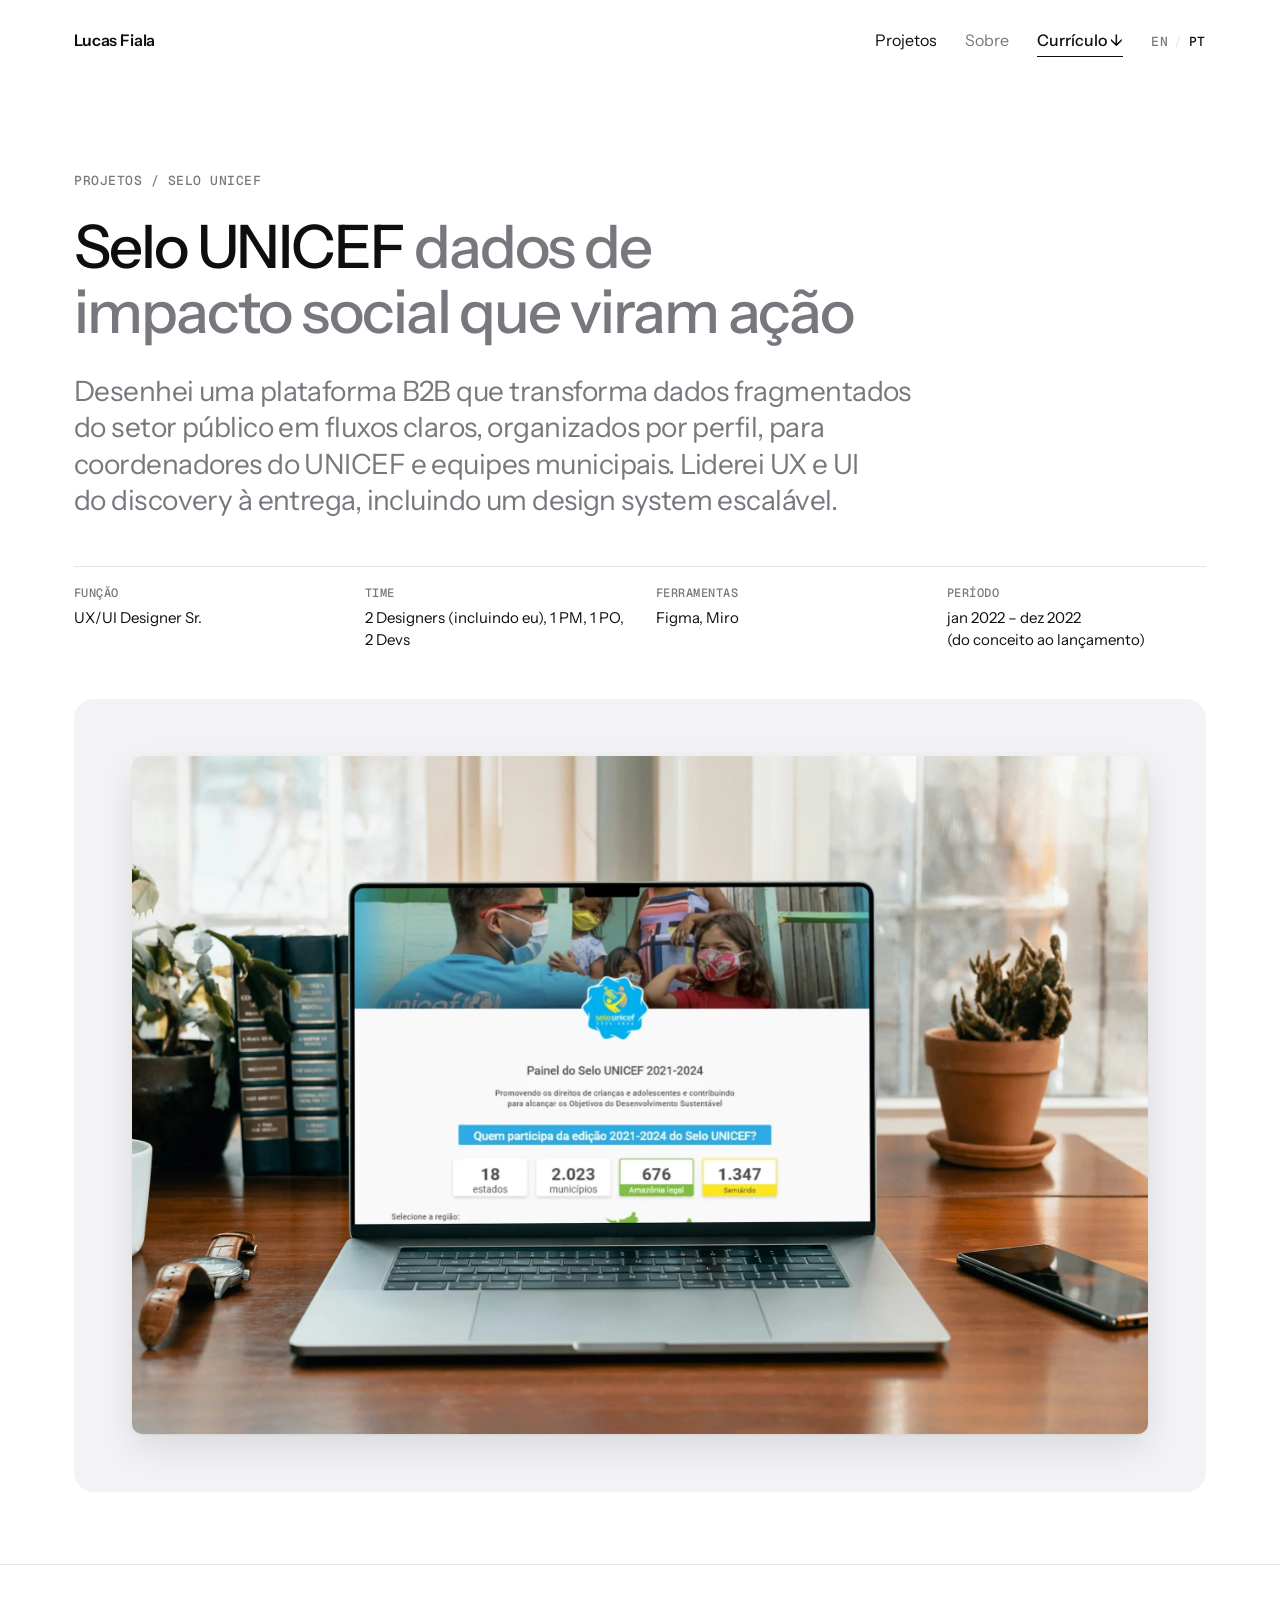
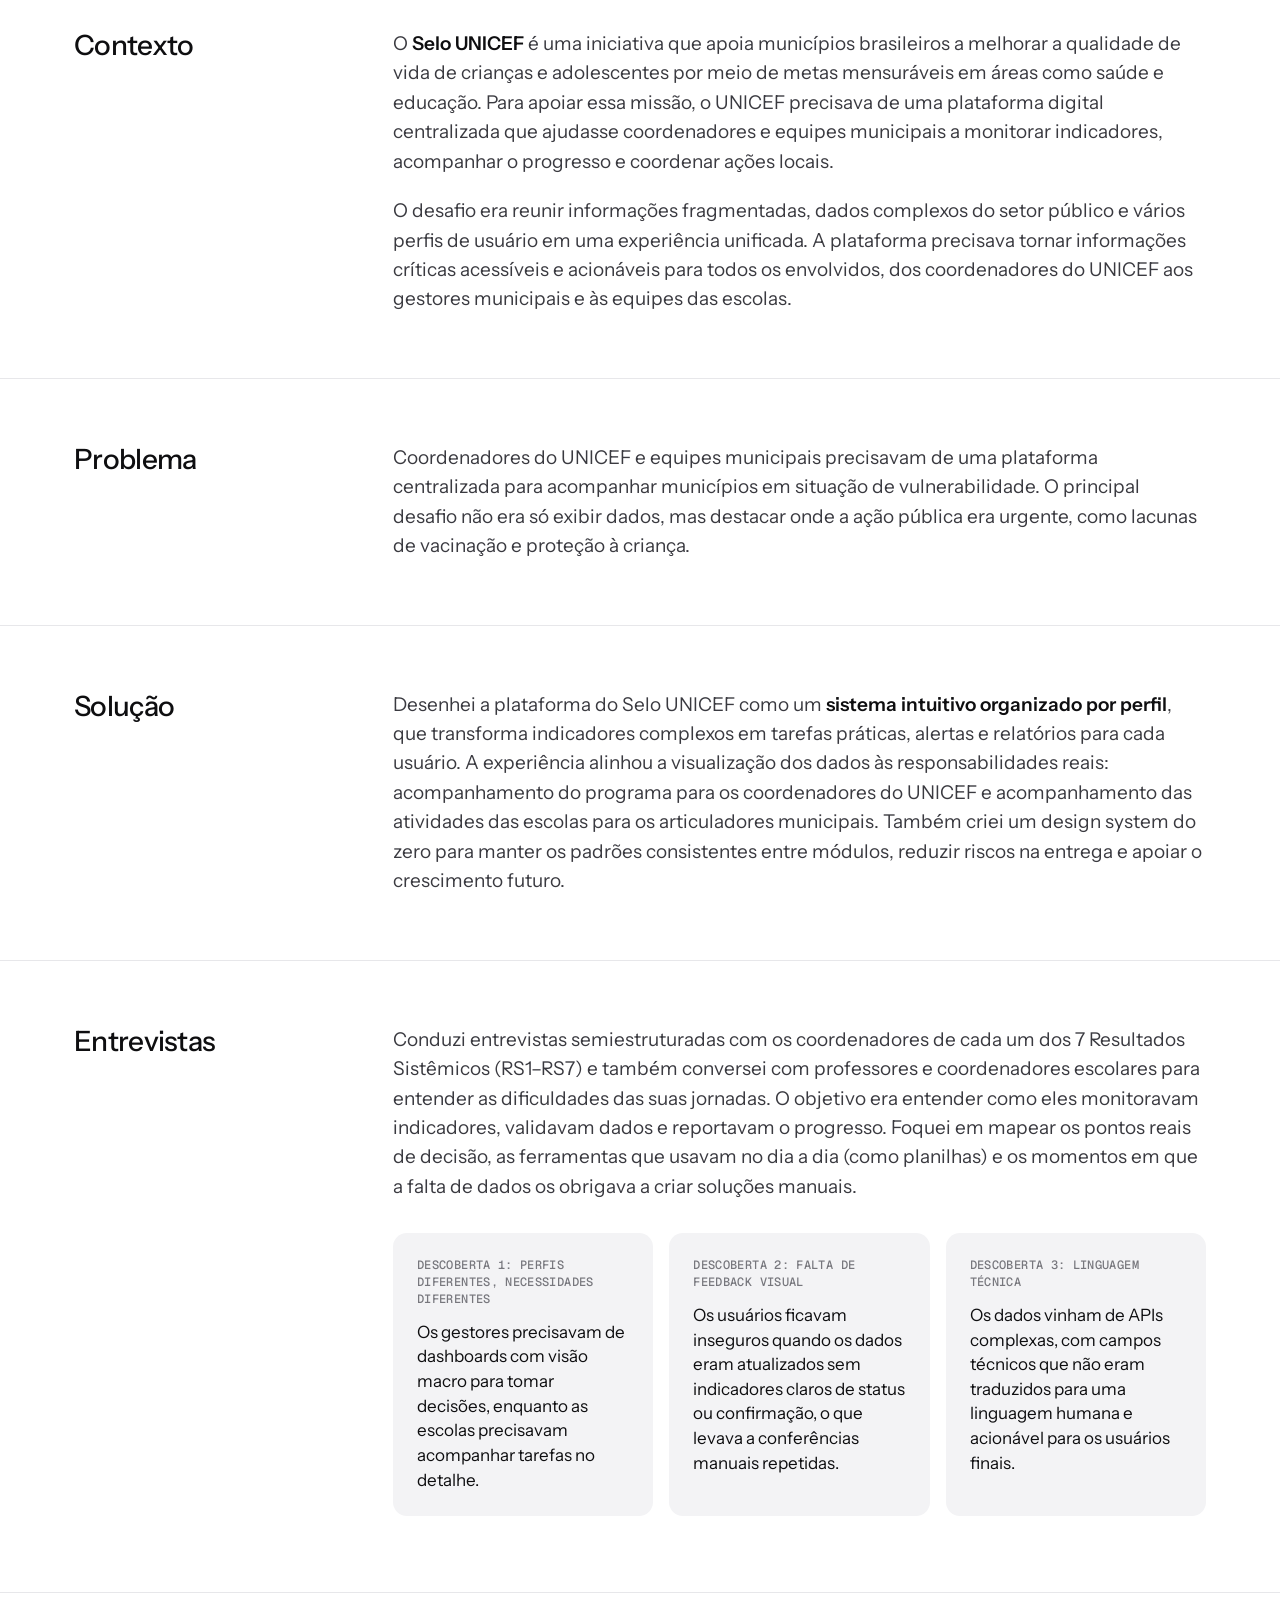
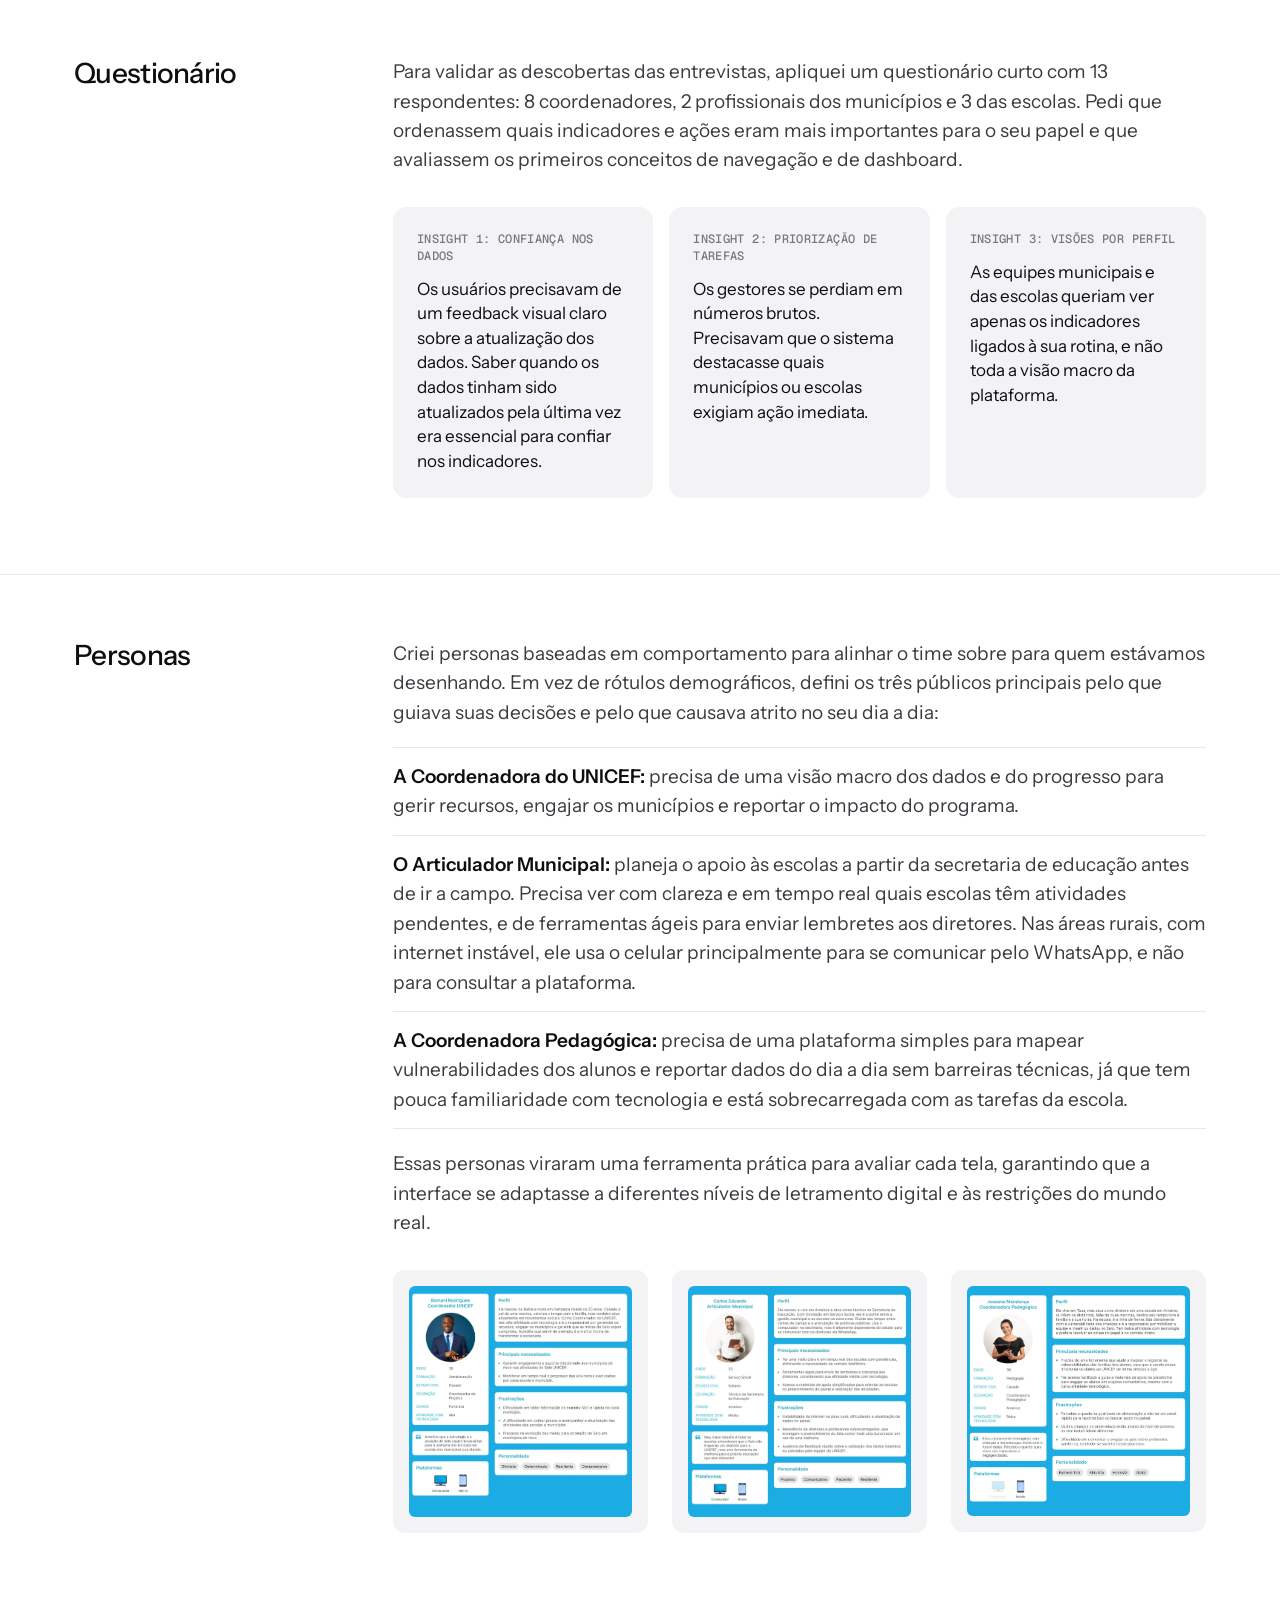
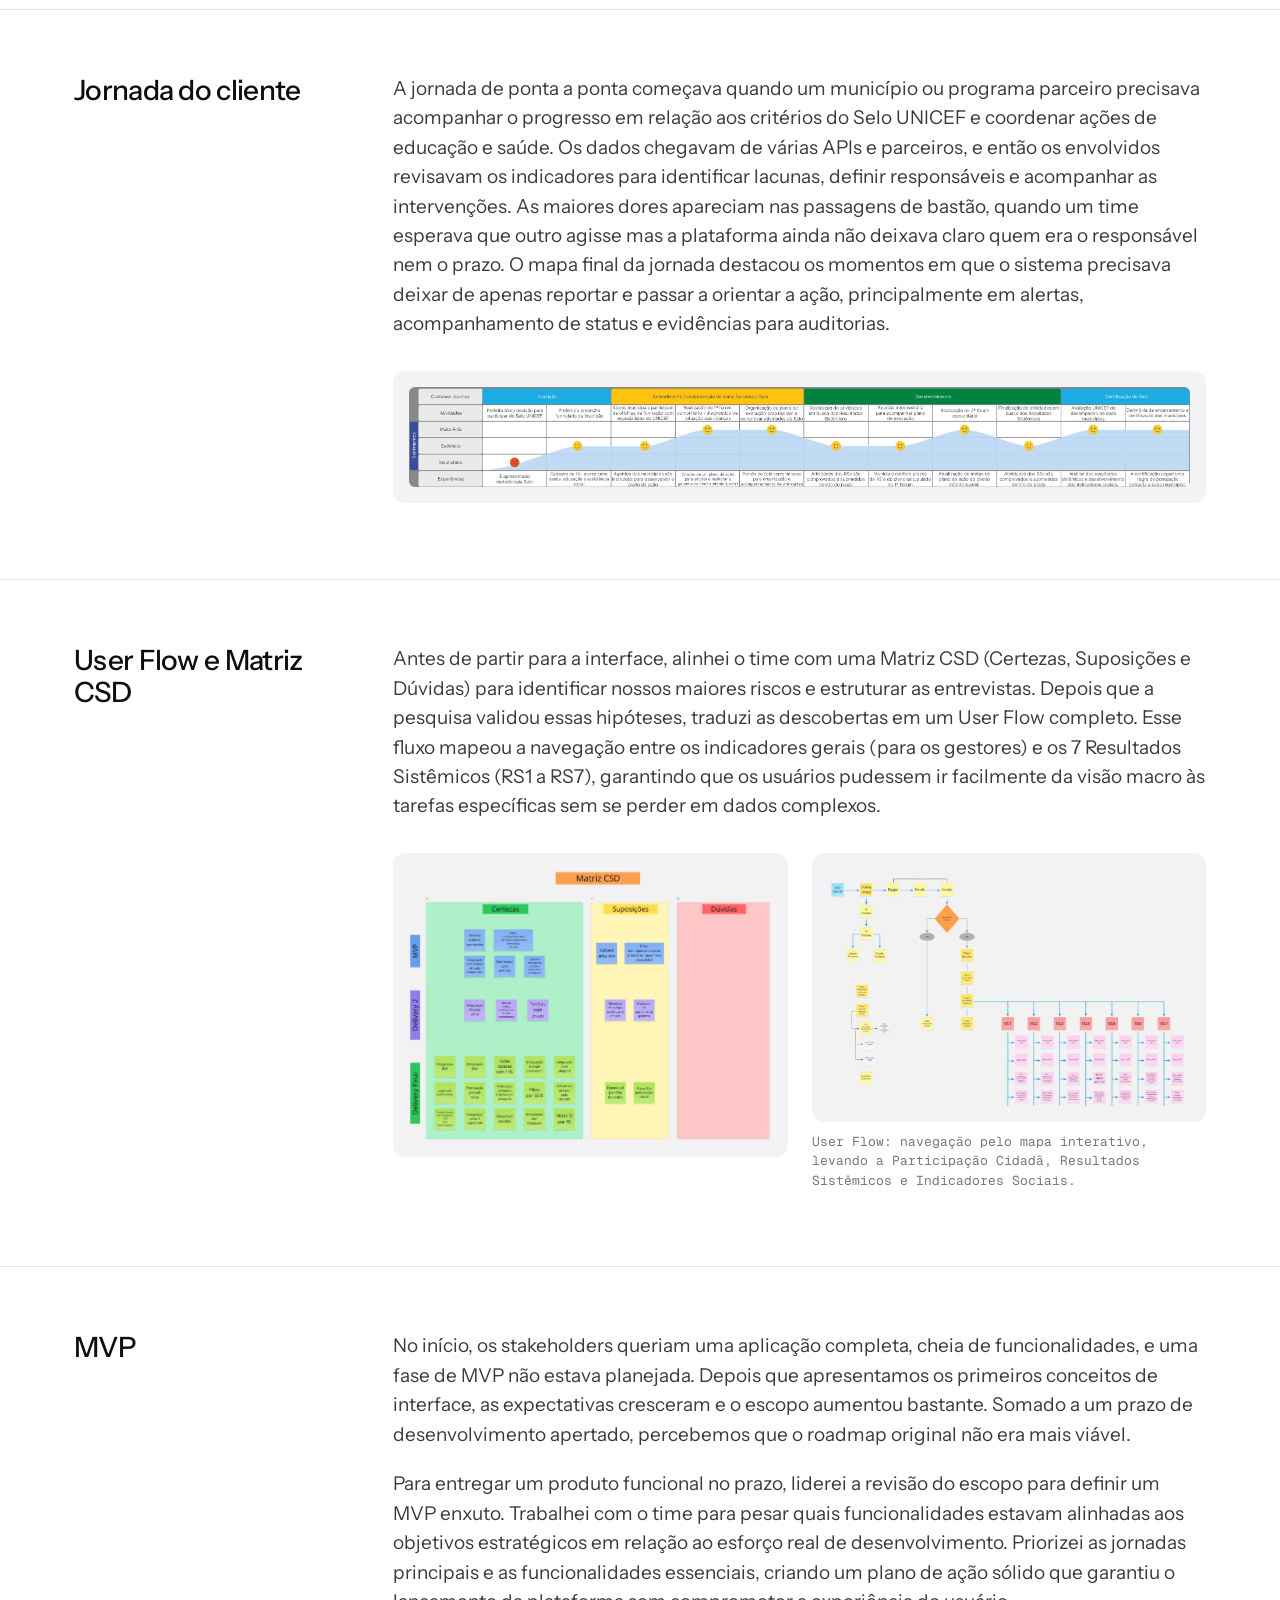
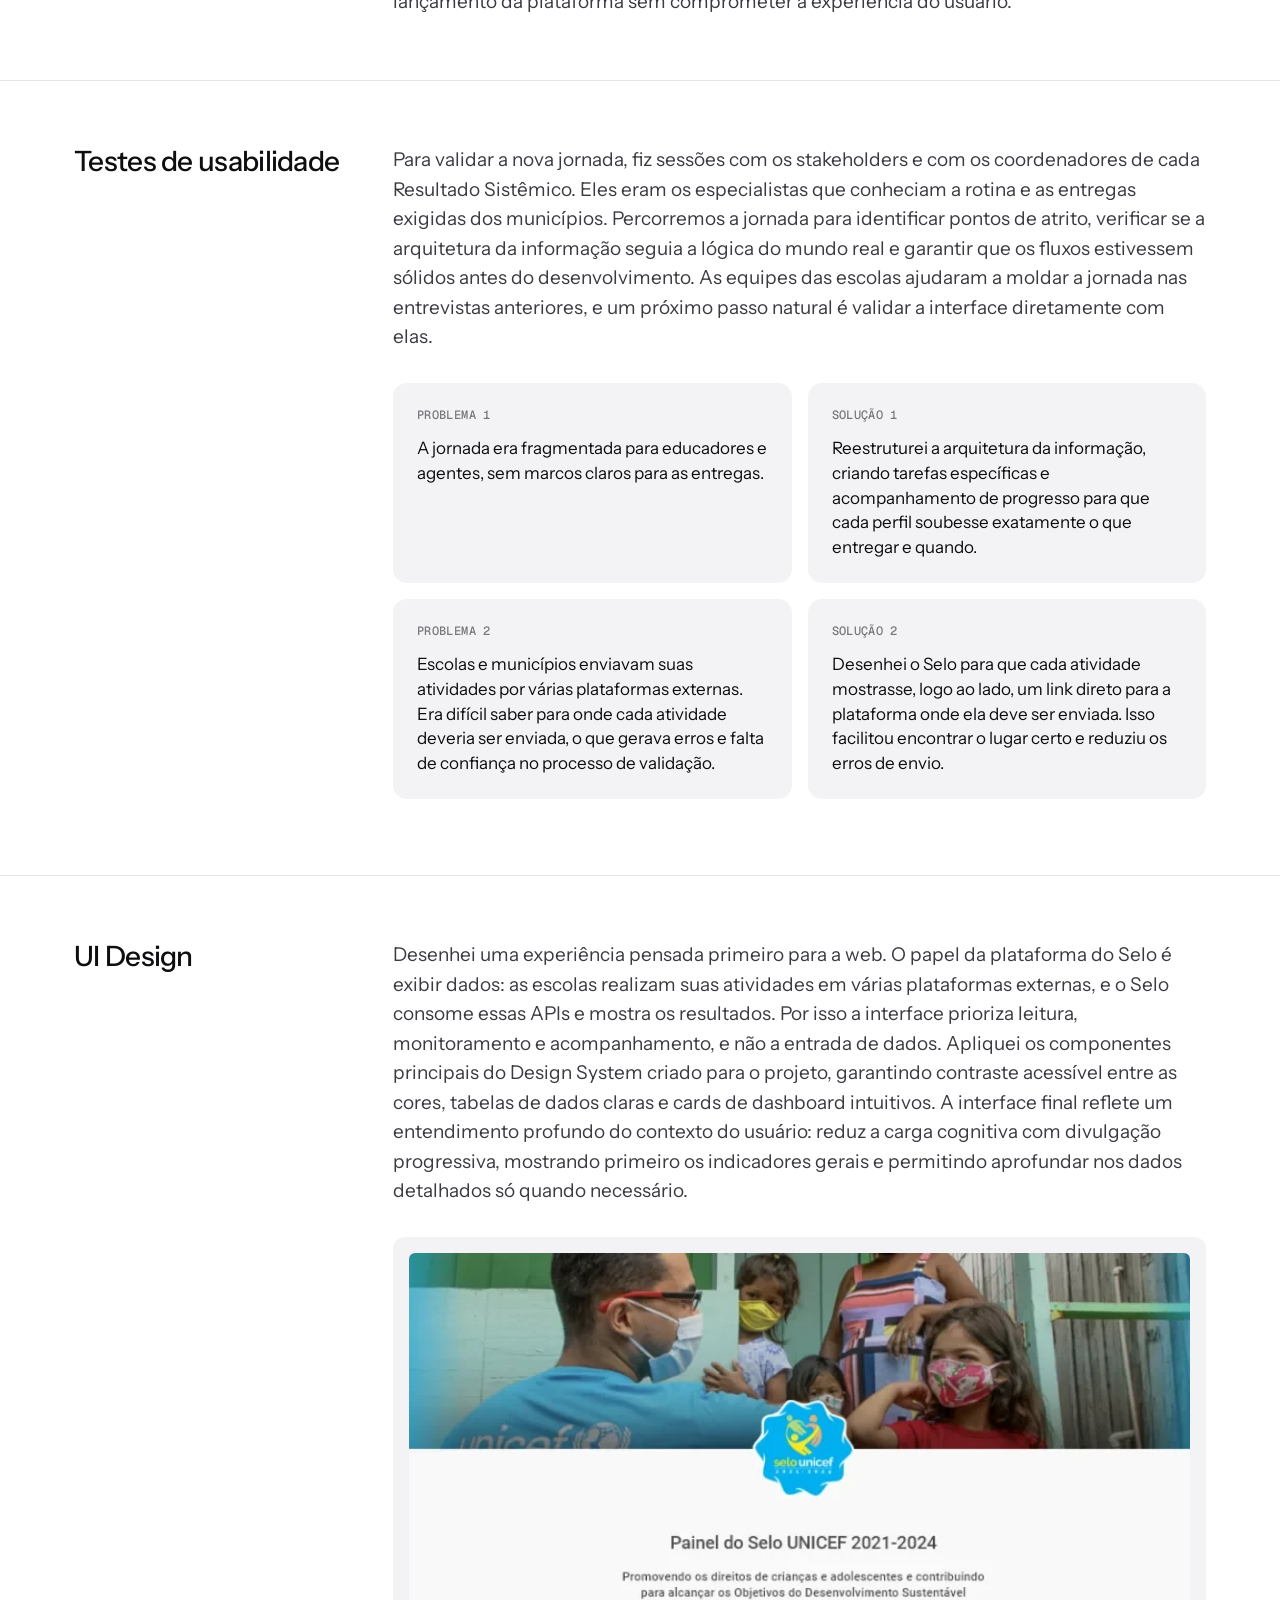
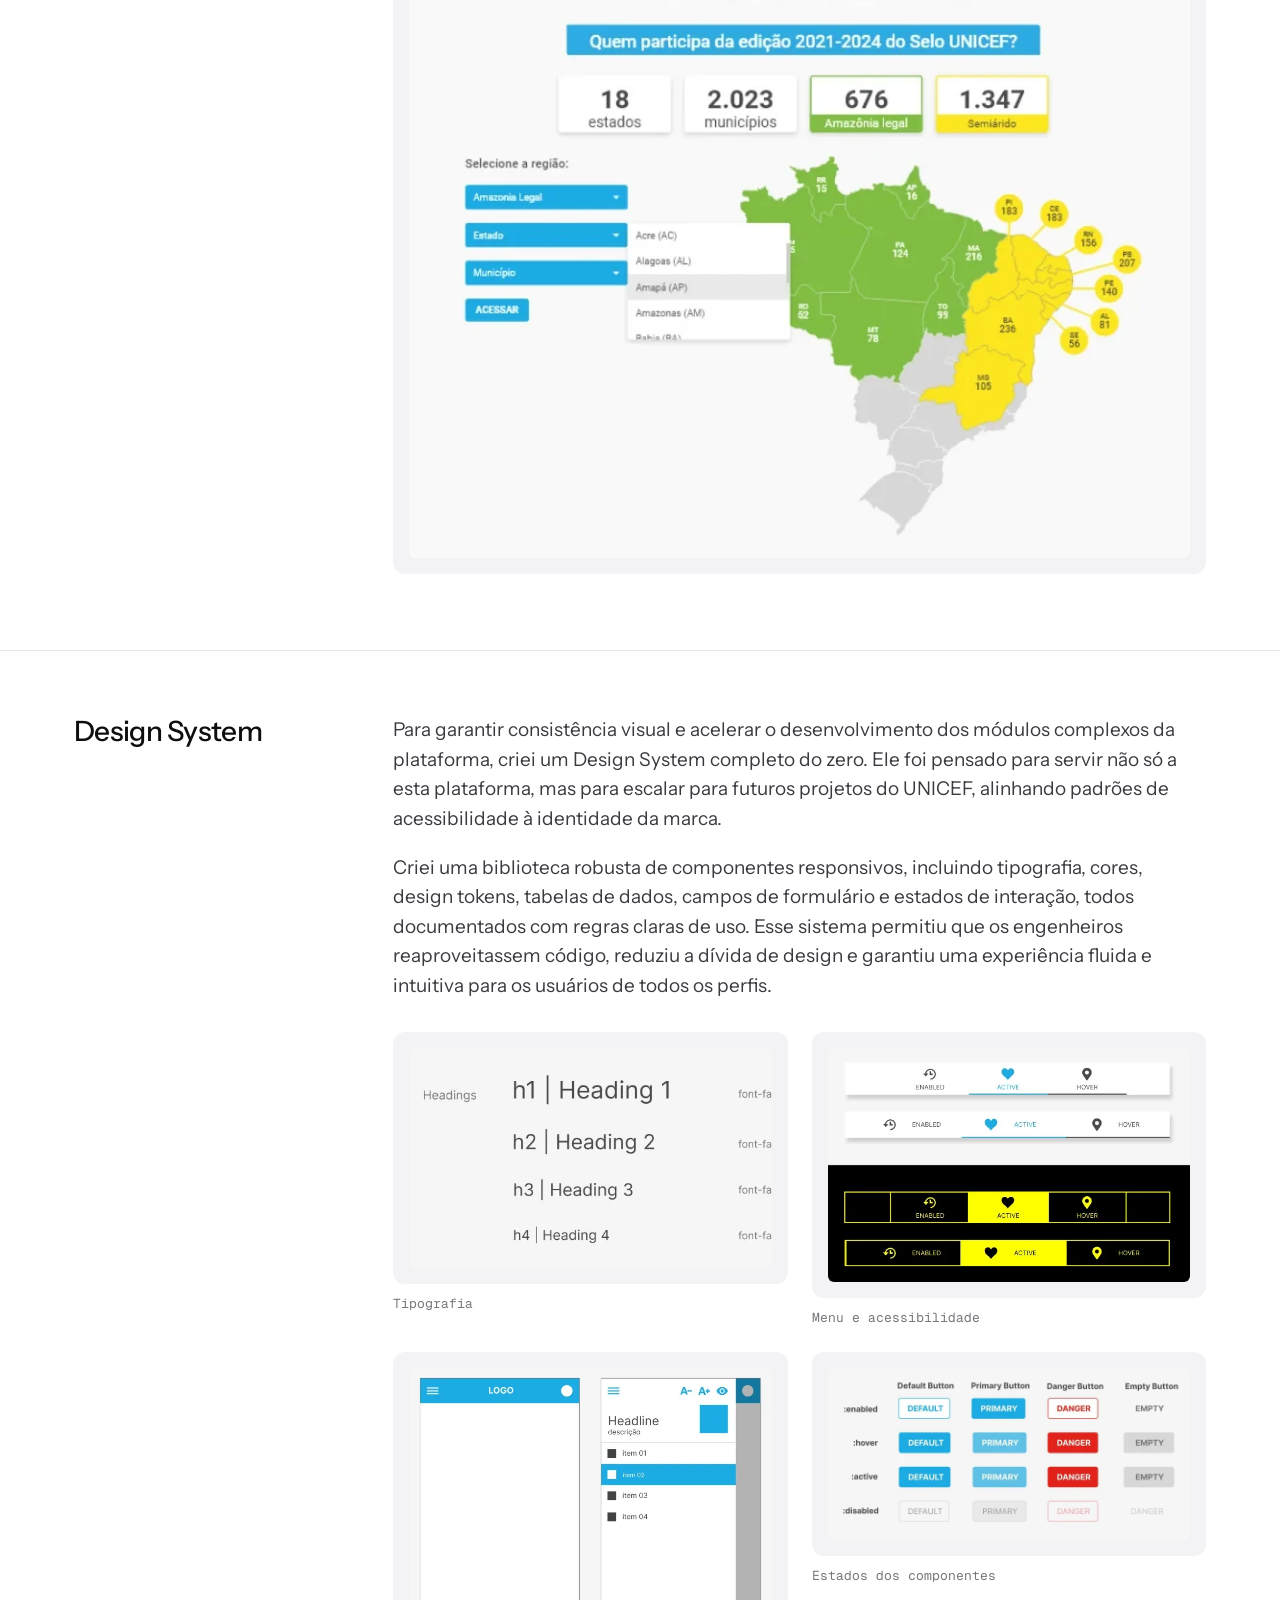
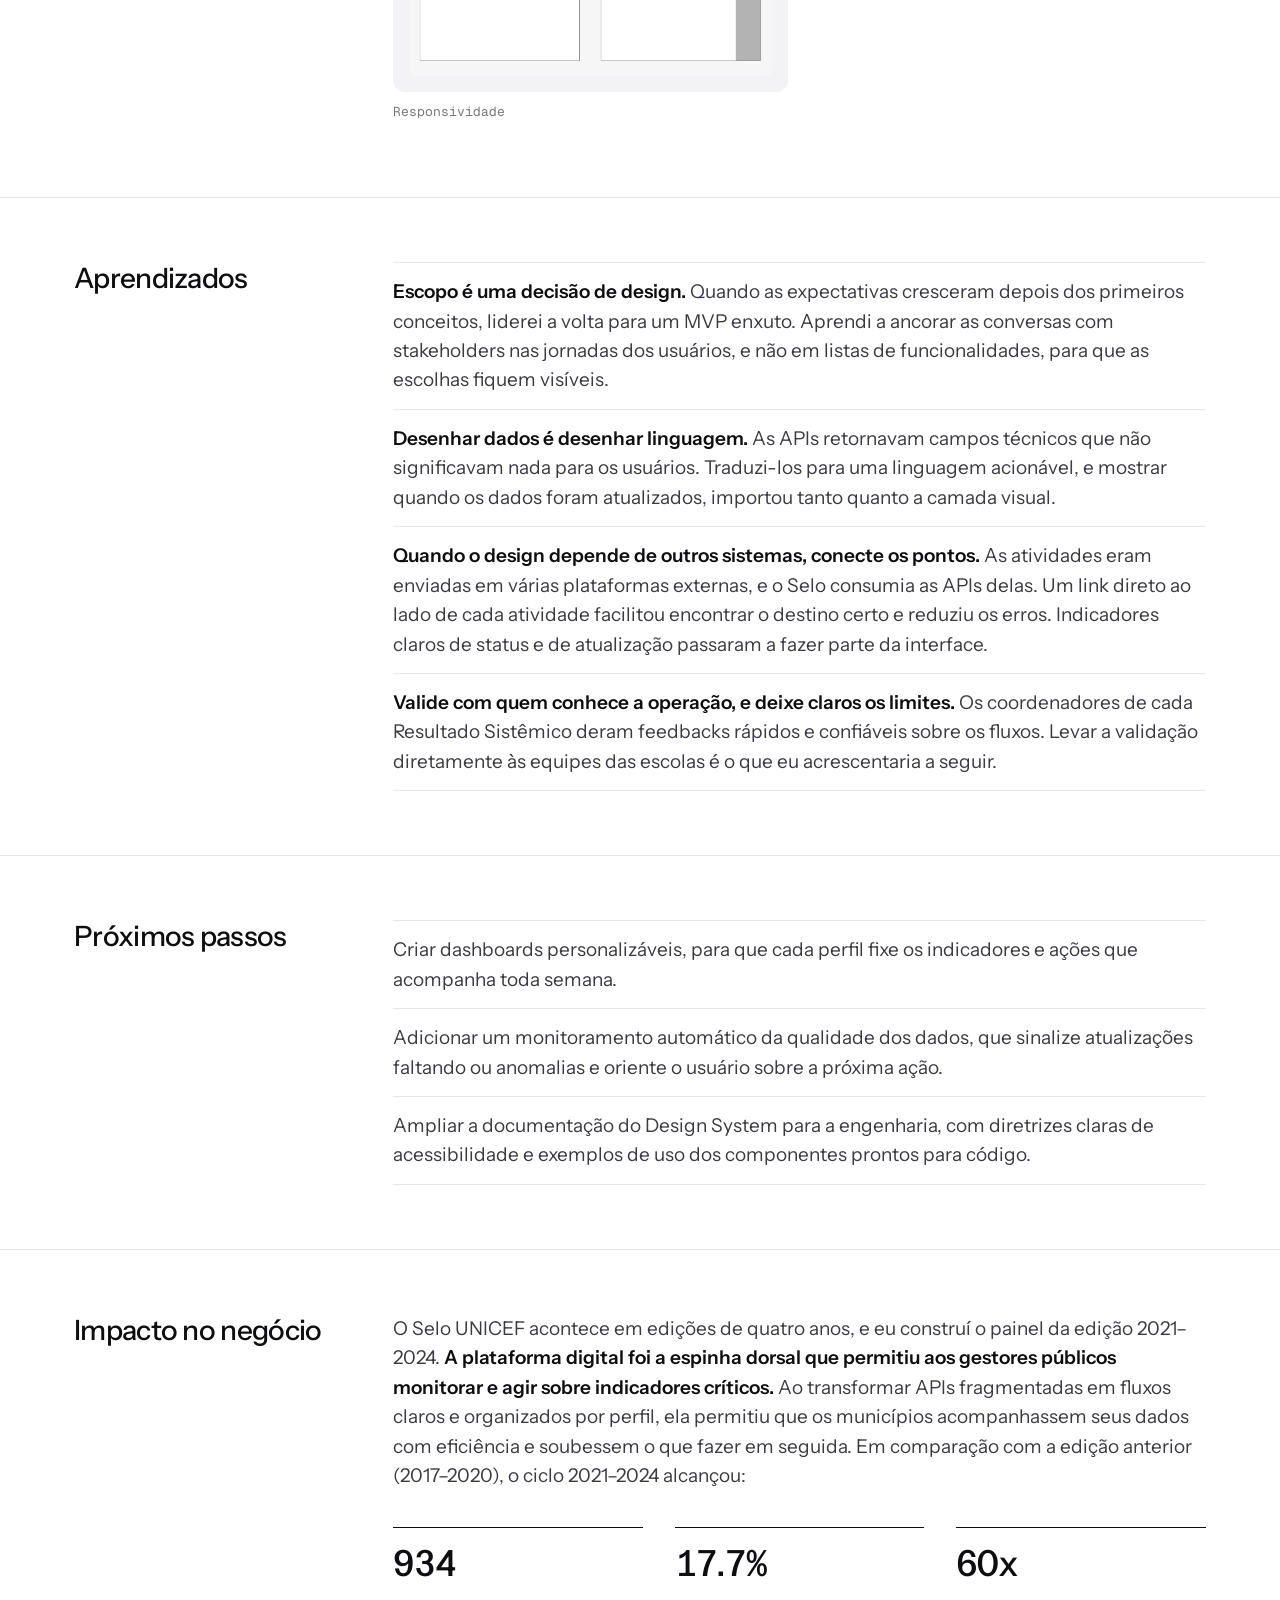
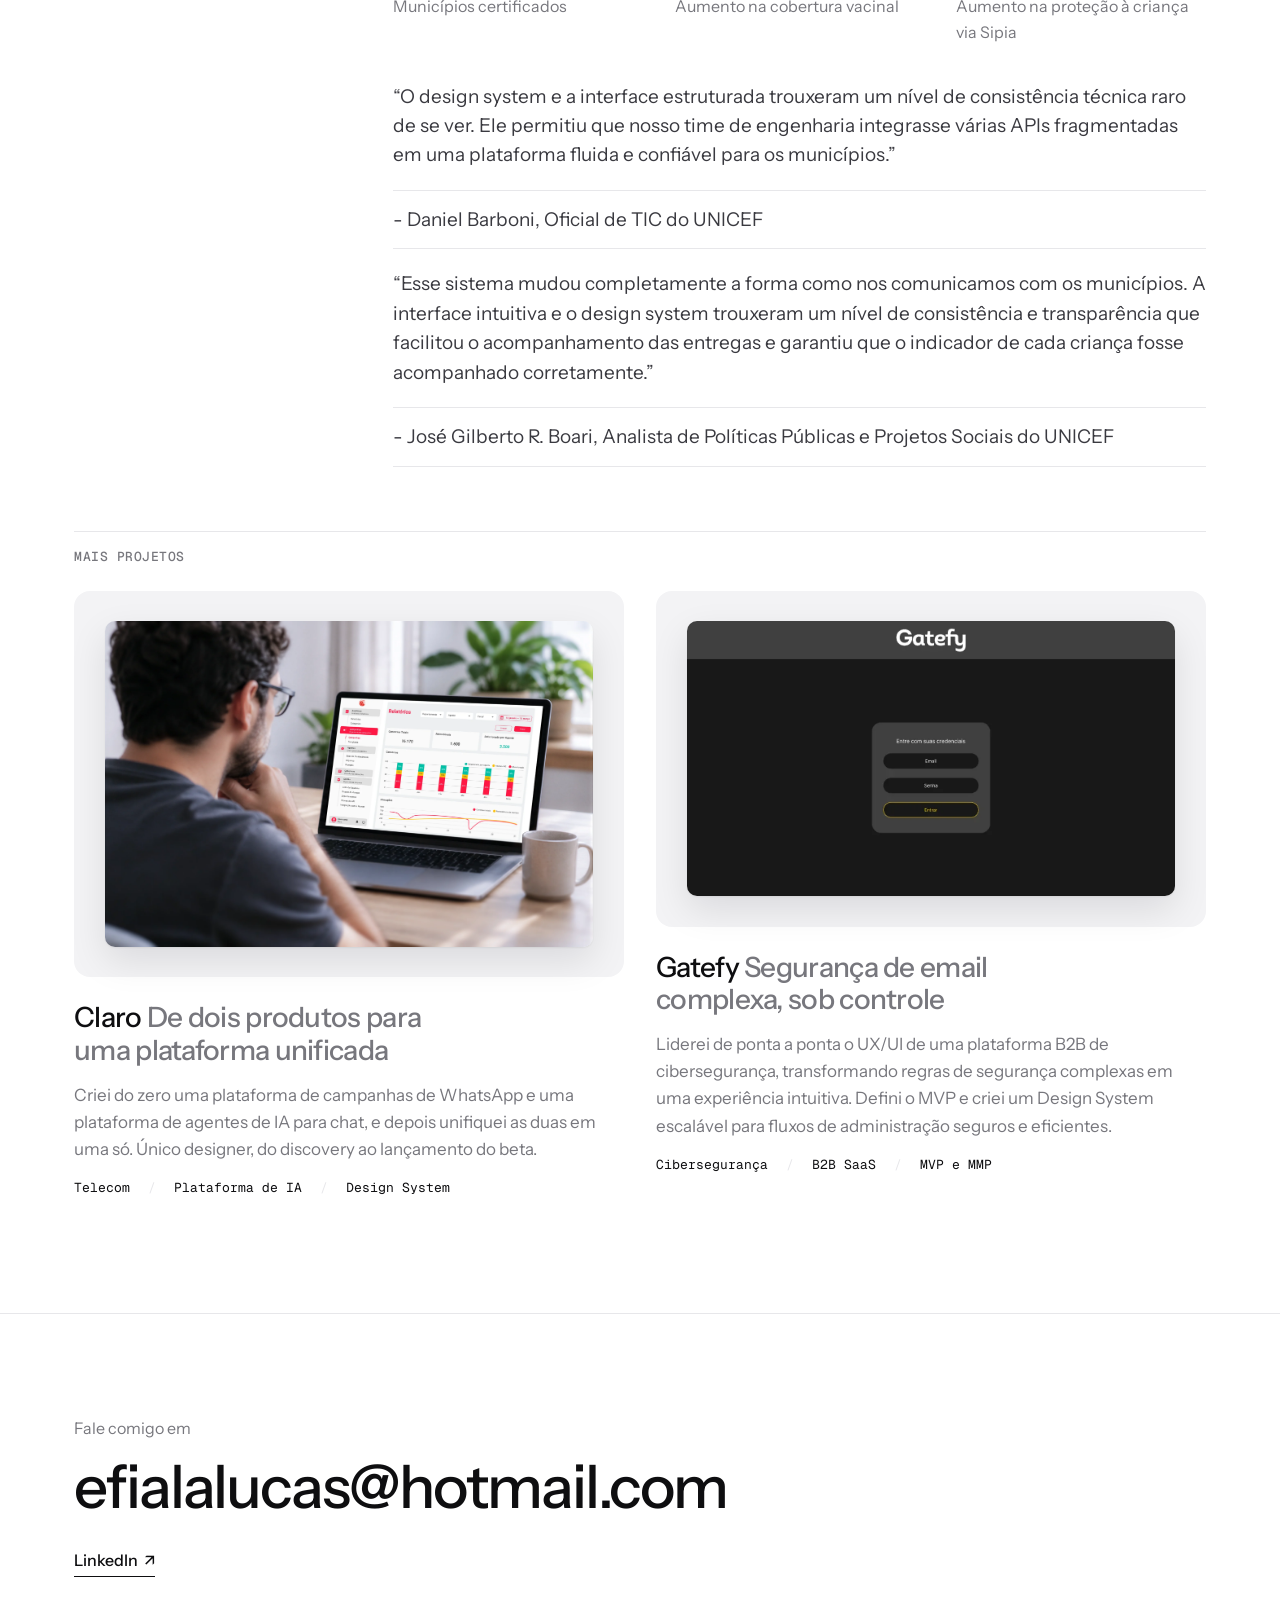
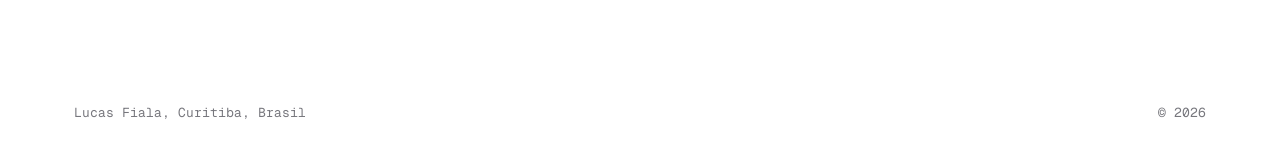
<file: pt/cases/unicef.html>
<!DOCTYPE html>
<html lang="pt-BR">
<head>
<meta charset="UTF-8">
<meta name="viewport" content="width=device-width, initial-scale=1">
<title>Selo UNICEF, Dados de impacto social que viram ação | Lucas Fiala</title>
<meta name="description" content="Desenhei uma plataforma que transforma dados fragmentados do setor público em fluxos claros, organizados por perfil, para coordenadores do UNICEF e equipes municipais.">
<link rel="preconnect" href="https://fonts.googleapis.com"><link rel="stylesheet" href="https://fonts.googleapis.com/css2?family=Instrument+Sans:wght@400;500;600&family=Geist+Mono:wght@400;500&display=swap">
<link rel="stylesheet" href="../../assets/css/style.css">
<link rel="icon" href="../../favicon.ico" sizes="32x32">
<link rel="icon" href="../../icon.svg" type="image/svg+xml">
<link rel="apple-touch-icon" href="../../apple-touch-icon.png">
<link rel="alternate" hreflang="en" href="https://lucasfiala.github.io/cases/unicef.html">
<link rel="alternate" hreflang="pt-BR" href="https://lucasfiala.github.io/pt/cases/unicef.html">
<link rel="alternate" hreflang="x-default" href="https://lucasfiala.github.io/cases/unicef.html">
</head>
<body>
<header class="site-head"><div class="wrap">
  <a class="brand" href="../index.html">Lucas Fiala</a>
  <nav class="nav" aria-label="Principal"><a href="../index.html" aria-current="page">Projetos</a><a href="../about.html">Sobre</a><a class="nav-cta" href="../../assets/cv-lfiala.pdf" download>Currículo <span aria-hidden="true">↓</span></a><span class="lang"><a href="../../cases/unicef.html" lang="en" hreflang="en" aria-label="View in English">EN</a><span class="lang-sep" aria-hidden="true">/</span><span class="lang-on" aria-current="true">PT</span></span></nav>
</div></header>
<main>
  <article class="case-page">
  <header class="case-head"><div class="wrap">
    <p class="hello"><a href="../index.html">Projetos</a> / Selo UNICEF</p>
    <h1 class="statement">Selo UNICEF <em>dados de impacto social que viram ação</em></h1>
    <p class="lede">Desenhei uma plataforma B2B que transforma dados fragmentados do setor público em fluxos claros, organizados por perfil, para coordenadores do UNICEF e equipes municipais. Liderei UX e UI do discovery à entrega, incluindo um design system escalável.</p>
    <dl class="meta"><div><dt>Função</dt><dd>UX/UI Designer Sr.</dd></div><div><dt>Time</dt><dd>2 Designers (incluindo eu), 1 PM, 1 PO, 2 Devs</dd></div><div><dt>Ferramentas</dt><dd>Figma, Miro</dd></div><div><dt>Período</dt><dd>jan 2022 – dez 2022<br>(do conceito ao lançamento)</dd></div></dl>
    <div class="case-plate"><img src="../../assets/img/home/unicef.webp" alt="Painel do Selo UNICEF 2021–2024" width="2400" height="1600"></div>
  </div></header>
  <section class="sec" aria-labelledby="the-background"><div class="wrap sec-grid">
    <h2 class="sec-title" id="the-background">Contexto</h2>
    <div class="sec-body">
<p>O <strong>Selo UNICEF</strong> é uma iniciativa que apoia municípios brasileiros a melhorar a qualidade de vida de crianças e adolescentes por meio de metas mensuráveis em áreas como saúde e educação. Para apoiar essa missão, o UNICEF precisava de uma plataforma digital centralizada que ajudasse coordenadores e equipes municipais a monitorar indicadores, acompanhar o progresso e coordenar ações locais.</p>
<p>O desafio era reunir informações fragmentadas, dados complexos do setor público e vários perfis de usuário em uma experiência unificada. A plataforma precisava tornar informações críticas acessíveis e acionáveis para todos os envolvidos, dos coordenadores do UNICEF aos gestores municipais e às equipes das escolas.</p>
    </div>
  </div></section>
  <section class="sec" aria-labelledby="problem"><div class="wrap sec-grid">
    <h2 class="sec-title" id="problem">Problema</h2>
    <div class="sec-body">
<p>Coordenadores do UNICEF e equipes municipais precisavam de uma plataforma centralizada para acompanhar municípios em situação de vulnerabilidade. O principal desafio não era só exibir dados, mas destacar onde a ação pública era urgente, como lacunas de vacinação e proteção à criança.</p>
    </div>
  </div></section>
  <section class="sec" aria-labelledby="solution"><div class="wrap sec-grid">
    <h2 class="sec-title" id="solution">Solução</h2>
    <div class="sec-body">
<p>Desenhei a plataforma do Selo UNICEF como um <strong>sistema intuitivo organizado por perfil</strong>, que transforma indicadores complexos em tarefas práticas, alertas e relatórios para cada usuário. A experiência alinhou a visualização dos dados às responsabilidades reais: acompanhamento do programa para os coordenadores do UNICEF e acompanhamento das atividades das escolas para os articuladores municipais. Também criei um design system do zero para manter os padrões consistentes entre módulos, reduzir riscos na entrega e apoiar o crescimento futuro.</p>
    </div>
  </div></section>
  <section class="sec" aria-labelledby="interviews"><div class="wrap sec-grid">
    <h2 class="sec-title" id="interviews">Entrevistas</h2>
    <div class="sec-body">
<p>Conduzi entrevistas semiestruturadas com os coordenadores de cada um dos 7 Resultados Sistêmicos (RS1–RS7) e também conversei com professores e coordenadores escolares para entender as dificuldades das suas jornadas. O objetivo era entender como eles monitoravam indicadores, validavam dados e reportavam o progresso. Foquei em mapear os pontos reais de decisão, as ferramentas que usavam no dia a dia (como planilhas) e os momentos em que a falta de dados os obrigava a criar soluções manuais.</p>
<div class="cards"><div class="card"><p class="card-label">DESCOBERTA 1: Perfis diferentes, necessidades diferentes</p><p class="card-text">Os gestores precisavam de dashboards com visão macro para tomar decisões, enquanto as escolas precisavam acompanhar tarefas no detalhe.</p></div><div class="card"><p class="card-label">DESCOBERTA 2: Falta de feedback visual</p><p class="card-text">Os usuários ficavam inseguros quando os dados eram atualizados sem indicadores claros de status ou confirmação, o que levava a conferências manuais repetidas.</p></div><div class="card"><p class="card-label">DESCOBERTA 3: Linguagem técnica</p><p class="card-text">Os dados vinham de APIs complexas, com campos técnicos que não eram traduzidos para uma linguagem humana e acionável para os usuários finais.</p></div></div>
    </div>
  </div></section>
  <section class="sec" aria-labelledby="surveys"><div class="wrap sec-grid">
    <h2 class="sec-title" id="surveys">Questionário</h2>
    <div class="sec-body">
<p>Para validar as descobertas das entrevistas, apliquei um questionário curto com 13 respondentes: 8 coordenadores, 2 profissionais dos municípios e 3 das escolas. Pedi que ordenassem quais indicadores e ações eram mais importantes para o seu papel e que avaliassem os primeiros conceitos de navegação e de dashboard.</p>
<div class="cards"><div class="card"><p class="card-label">INSIGHT 1: Confiança nos dados</p><p class="card-text">Os usuários precisavam de um feedback visual claro sobre a atualização dos dados. Saber quando os dados tinham sido atualizados pela última vez era essencial para confiar nos indicadores.</p></div><div class="card"><p class="card-label">INSIGHT 2: Priorização de tarefas</p><p class="card-text">Os gestores se perdiam em números brutos. Precisavam que o sistema destacasse quais municípios ou escolas exigiam ação imediata.</p></div><div class="card"><p class="card-label">INSIGHT 3: Visões por perfil</p><p class="card-text">As equipes municipais e das escolas queriam ver apenas os indicadores ligados à sua rotina, e não toda a visão macro da plataforma.</p></div></div>
    </div>
  </div></section>
  <section class="sec" aria-labelledby="personas"><div class="wrap sec-grid">
    <h2 class="sec-title" id="personas">Personas</h2>
    <div class="sec-body">
<p>Criei personas baseadas em comportamento para alinhar o time sobre para quem estávamos desenhando. Em vez de rótulos demográficos, defini os três públicos principais pelo que guiava suas decisões e pelo que causava atrito no seu dia a dia:</p>
<ul class="list"><li><strong>A Coordenadora do UNICEF:</strong> precisa de uma visão macro dos dados e do progresso para gerir recursos, engajar os municípios e reportar o impacto do programa.</li><li><strong>O Articulador Municipal:</strong> planeja o apoio às escolas a partir da secretaria de educação antes de ir a campo. Precisa ver com clareza e em tempo real quais escolas têm atividades pendentes, e de ferramentas ágeis para enviar lembretes aos diretores. Nas áreas rurais, com internet instável, ele usa o celular principalmente para se comunicar pelo WhatsApp, e não para consultar a plataforma.</li><li><strong>A Coordenadora Pedagógica:</strong> precisa de uma plataforma simples para mapear vulnerabilidades dos alunos e reportar dados do dia a dia sem barreiras técnicas, já que tem pouca familiaridade com tecnologia e está sobrecarregada com as tarefas da escola.</li></ul>
<p>Essas personas viraram uma ferramenta prática para avaliar cada tela, garantindo que a interface se adaptasse a diferentes níveis de letramento digital e às restrições do mundo real.</p>
<div class="figs cols-3">
<figure><button class="zoom" type="button" aria-label="Ampliar imagem"><img src="../../assets/img/unicef/01.webp" alt="Imagem do projeto" width="1201" height="1244" loading="lazy"></button></figure>
<figure><button class="zoom" type="button" aria-label="Ampliar imagem"><img src="../../assets/img/unicef/02.webp" alt="Imagem do projeto" width="1204" height="1248" loading="lazy"></button></figure>
<figure><button class="zoom" type="button" aria-label="Ampliar imagem"><img src="../../assets/img/unicef/03.webp" alt="Imagem do projeto" width="1199" height="1237" loading="lazy"></button></figure>
</div>
    </div>
  </div></section>
  <section class="sec" aria-labelledby="customer-journey"><div class="wrap sec-grid">
    <h2 class="sec-title" id="customer-journey">Jornada do cliente</h2>
    <div class="sec-body">
<p>A jornada de ponta a ponta começava quando um município ou programa parceiro precisava acompanhar o progresso em relação aos critérios do Selo UNICEF e coordenar ações de educação e saúde. Os dados chegavam de várias APIs e parceiros, e então os envolvidos revisavam os indicadores para identificar lacunas, definir responsáveis e acompanhar as intervenções. As maiores dores apareciam nas passagens de bastão, quando um time esperava que outro agisse mas a plataforma ainda não deixava claro quem era o responsável nem o prazo. O mapa final da jornada destacou os momentos em que o sistema precisava deixar de apenas reportar e passar a orientar a ação, principalmente em alertas, acompanhamento de status e evidências para auditorias.</p>
<div class="figs">
<figure><button class="zoom" type="button" aria-label="Ampliar imagem"><img src="../../assets/img/unicef/04.webp" alt="Imagem do projeto" width="2681" height="345" loading="lazy"></button></figure>
</div>
    </div>
  </div></section>
  <section class="sec" aria-labelledby="user-flow-amp-csd-matrix"><div class="wrap sec-grid">
    <h2 class="sec-title" id="user-flow-amp-csd-matrix">User Flow e Matriz CSD</h2>
    <div class="sec-body">
<p>Antes de partir para a interface, alinhei o time com uma Matriz CSD (Certezas, Suposições e Dúvidas) para identificar nossos maiores riscos e estruturar as entrevistas. Depois que a pesquisa validou essas hipóteses, traduzi as descobertas em um User Flow completo. Esse fluxo mapeou a navegação entre os indicadores gerais (para os gestores) e os 7 Resultados Sistêmicos (RS1 a RS7), garantindo que os usuários pudessem ir facilmente da visão macro às tarefas específicas sem se perder em dados complexos.</p>
<div class="figs cols-2">
<figure><button class="zoom" type="button" aria-label="Ampliar imagem"><img src="../../assets/img/unicef/05.webp" alt="Imagem do projeto" width="1583" height="1190" loading="lazy"></button></figure>
<figure><button class="zoom" type="button" aria-label="Ampliar imagem"><img src="../../assets/img/unicef/06.webp" alt="User Flow: navegação pelo mapa interativo, levando a Participação Cidadã, Resultados Sistêmicos e Indicadores Sociais." width="1825" height="1194" loading="lazy"></button><figcaption>User Flow: navegação pelo mapa interativo, levando a Participação Cidadã, Resultados Sistêmicos e Indicadores Sociais.</figcaption></figure>
</div>
    </div>
  </div></section>
  <section class="sec" aria-labelledby="mvp"><div class="wrap sec-grid">
    <h2 class="sec-title" id="mvp">MVP</h2>
    <div class="sec-body">
<p>No início, os stakeholders queriam uma aplicação completa, cheia de funcionalidades, e uma fase de MVP não estava planejada. Depois que apresentamos os primeiros conceitos de interface, as expectativas cresceram e o escopo aumentou bastante. Somado a um prazo de desenvolvimento apertado, percebemos que o roadmap original não era mais viável.</p>
<p>Para entregar um produto funcional no prazo, liderei a revisão do escopo para definir um MVP enxuto. Trabalhei com o time para pesar quais funcionalidades estavam alinhadas aos objetivos estratégicos em relação ao esforço real de desenvolvimento. Priorizei as jornadas principais e as funcionalidades essenciais, criando um plano de ação sólido que garantiu o lançamento da plataforma sem comprometer a experiência do usuário.</p>
    </div>
  </div></section>
  <section class="sec" aria-labelledby="usability-testing"><div class="wrap sec-grid">
    <h2 class="sec-title" id="usability-testing">Testes de usabilidade</h2>
    <div class="sec-body">
<p>Para validar a nova jornada, fiz sessões com os stakeholders e com os coordenadores de cada Resultado Sistêmico. Eles eram os especialistas que conheciam a rotina e as entregas exigidas dos municípios. Percorremos a jornada para identificar pontos de atrito, verificar se a arquitetura da informação seguia a lógica do mundo real e garantir que os fluxos estivessem sólidos antes do desenvolvimento. As equipes das escolas ajudaram a moldar a jornada nas entrevistas anteriores, e um próximo passo natural é validar a interface diretamente com elas.</p>
<div class="cards cols-2"><div class="card"><p class="card-label">Problema 1</p><p class="card-text">A jornada era fragmentada para educadores e agentes, sem marcos claros para as entregas.</p></div><div class="card"><p class="card-label">Solução 1</p><p class="card-text">Reestruturei a arquitetura da informação, criando tarefas específicas e acompanhamento de progresso para que cada perfil soubesse exatamente o que entregar e quando.</p></div><div class="card"><p class="card-label">Problema 2</p><p class="card-text">Escolas e municípios enviavam suas atividades por várias plataformas externas. Era difícil saber para onde cada atividade deveria ser enviada, o que gerava erros e falta de confiança no processo de validação.</p></div><div class="card"><p class="card-label">Solução 2</p><p class="card-text">Desenhei o Selo para que cada atividade mostrasse, logo ao lado, um link direto para a plataforma onde ela deve ser enviada. Isso facilitou encontrar o lugar certo e reduziu os erros de envio.</p></div></div>
    </div>
  </div></section>
  <section class="sec" aria-labelledby="ui-design"><div class="wrap sec-grid">
    <h2 class="sec-title" id="ui-design">UI Design</h2>
    <div class="sec-body">
<p>Desenhei uma experiência pensada primeiro para a web. O papel da plataforma do Selo é exibir dados: as escolas realizam suas atividades em várias plataformas externas, e o Selo consome essas APIs e mostra os resultados. Por isso a interface prioriza leitura, monitoramento e acompanhamento, e não a entrada de dados. Apliquei os componentes principais do Design System criado para o projeto, garantindo contraste acessível entre as cores, tabelas de dados claras e cards de dashboard intuitivos. A interface final reflete um entendimento profundo do contexto do usuário: reduz a carga cognitiva com divulgação progressiva, mostrando primeiro os indicadores gerais e permitindo aprofundar nos dados detalhados só quando necessário.</p>
<div class="figs">
<figure><button class="zoom" type="button" aria-label="Ampliar imagem"><img src="../../assets/img/unicef/07.webp" alt="Imagem do projeto" width="814" height="943" loading="lazy"></button></figure>
</div>
    </div>
  </div></section>
  <section class="sec" aria-labelledby="design-system"><div class="wrap sec-grid">
    <h2 class="sec-title" id="design-system">Design System</h2>
    <div class="sec-body">
<p>Para garantir consistência visual e acelerar o desenvolvimento dos módulos complexos da plataforma, criei um Design System completo do zero. Ele foi pensado para servir não só a esta plataforma, mas para escalar para futuros projetos do UNICEF, alinhando padrões de acessibilidade à identidade da marca.</p>
<p>Criei uma biblioteca robusta de componentes responsivos, incluindo tipografia, cores, design tokens, tabelas de dados, campos de formulário e estados de interação, todos documentados com regras claras de uso. Esse sistema permitiu que os engenheiros reaproveitassem código, reduziu a dívida de design e garantiu uma experiência fluida e intuitiva para os usuários de todos os perfis.</p>
<div class="figs cols-2">
<figure><button class="zoom" type="button" aria-label="Ampliar imagem"><img src="../../assets/img/unicef/08.webp" alt="Tipografia" width="541" height="328" loading="lazy"></button><figcaption>Tipografia</figcaption></figure>
<figure><button class="zoom" type="button" aria-label="Ampliar imagem"><img src="../../assets/img/unicef/09.webp" alt="Menu e acessibilidade" width="621" height="401" loading="lazy"></button><figcaption>Menu e acessibilidade</figcaption></figure>
<figure><button class="zoom" type="button" aria-label="Ampliar imagem"><img src="../../assets/img/unicef/10.webp" alt="Responsividade" width="678" height="576" loading="lazy"></button><figcaption>Responsividade</figcaption></figure>
<figure><button class="zoom" type="button" aria-label="Ampliar imagem"><img src="../../assets/img/unicef/11.webp" alt="Estados dos componentes" width="752" height="358" loading="lazy"></button><figcaption>Estados dos componentes</figcaption></figure>
</div>
    </div>
  </div></section>
  <section class="sec" aria-labelledby="learnings"><div class="wrap sec-grid">
    <h2 class="sec-title" id="learnings">Aprendizados</h2>
    <div class="sec-body">
<ul class="list"><li><strong>Escopo é uma decisão de design.</strong> Quando as expectativas cresceram depois dos primeiros conceitos, liderei a volta para um MVP enxuto. Aprendi a ancorar as conversas com stakeholders nas jornadas dos usuários, e não em listas de funcionalidades, para que as escolhas fiquem visíveis.</li><li><strong>Desenhar dados é desenhar linguagem.</strong> As APIs retornavam campos técnicos que não significavam nada para os usuários. Traduzi-los para uma linguagem acionável, e mostrar quando os dados foram atualizados, importou tanto quanto a camada visual.</li><li><strong>Quando o design depende de outros sistemas, conecte os pontos.</strong> As atividades eram enviadas em várias plataformas externas, e o Selo consumia as APIs delas. Um link direto ao lado de cada atividade facilitou encontrar o destino certo e reduziu os erros. Indicadores claros de status e de atualização passaram a fazer parte da interface.</li><li><strong>Valide com quem conhece a operação, e deixe claros os limites.</strong> Os coordenadores de cada Resultado Sistêmico deram feedbacks rápidos e confiáveis sobre os fluxos. Levar a validação diretamente às equipes das escolas é o que eu acrescentaria a seguir.</li></ul>
    </div>
  </div></section>
  <section class="sec" aria-labelledby="next-steps"><div class="wrap sec-grid">
    <h2 class="sec-title" id="next-steps">Próximos passos</h2>
    <div class="sec-body">
<ul class="list"><li>Criar dashboards personalizáveis, para que cada perfil fixe os indicadores e ações que acompanha toda semana.</li><li>Adicionar um monitoramento automático da qualidade dos dados, que sinalize atualizações faltando ou anomalias e oriente o usuário sobre a próxima ação.</li><li>Ampliar a documentação do Design System para a engenharia, com diretrizes claras de acessibilidade e exemplos de uso dos componentes prontos para código.</li></ul>
    </div>
  </div></section>
  <section class="sec" aria-labelledby="business-impact"><div class="wrap sec-grid">
    <h2 class="sec-title" id="business-impact">Impacto no negócio</h2>
    <div class="sec-body">
<p>O Selo UNICEF acontece em edições de quatro anos, e eu construí o painel da edição 2021–2024. <strong>A plataforma digital foi a espinha dorsal que permitiu aos gestores públicos monitorar e agir sobre indicadores críticos.</strong> Ao transformar APIs fragmentadas em fluxos claros e organizados por perfil, ela permitiu que os municípios acompanhassem seus dados com eficiência e soubessem o que fazer em seguida. Em comparação com a edição anterior (2017–2020), o ciclo 2021–2024 alcançou:</p>
<div class="stats"><div class="stat"><p class="stat-num">934</p><p class="stat-text">Municípios certificados</p></div><div class="stat"><p class="stat-num">17.7%</p><p class="stat-text">Aumento na cobertura vacinal</p></div><div class="stat"><p class="stat-num">60x</p><p class="stat-text">Aumento na proteção à criança via Sipia</p></div></div>
<p>“O design system e a interface estruturada trouxeram um nível de consistência técnica raro de se ver. Ele permitiu que nosso time de engenharia integrasse várias APIs fragmentadas em uma plataforma fluida e confiável para os municípios.”</p>
<ul class="list"><li>- Daniel Barboni, Oficial de TIC do UNICEF</li></ul>
<p>“Esse sistema mudou completamente a forma como nos comunicamos com os municípios. A interface intuitiva e o design system trouxeram um nível de consistência e transparência que facilitou o acompanhamento das entregas e garantiu que o indicador de cada criança fosse acompanhado corretamente.”</p>
<ul class="list"><li>- José Gilberto R. Boari, Analista de Políticas Públicas e Projetos Sociais do UNICEF</li></ul>
    </div>
  </div></section>
  </article>
  <section aria-labelledby="more-label"><div class="wrap">
    <h2 class="section-label" id="more-label">Mais projetos</h2>
    <div class="work work-2">
      <a class="case" href="../cases/claro.html">
        <div class="case-plate"><img src="../../assets/img/home/claro.webp" alt="Tela de relatórios da plataforma unificada da Claro" width="2400" height="1599" loading="lazy"></div>
        <div class="case-body">
          <h3 class="case-title">Claro <em>De dois produtos para uma plataforma unificada</em></h3>
          <div>
            <p class="case-text">Criei do zero uma plataforma de campanhas de WhatsApp e uma plataforma de agentes de IA para chat, e depois unifiquei as duas em uma só. Único designer, do discovery ao lançamento do beta.</p>
            <ul class="tags"><li>Telecom</li><li>Plataforma de IA</li><li>Design System</li></ul>
          </div>
        </div>
      </a>
      <a class="case" href="../cases/gatefy.html">
        <div class="case-plate"><img src="../../assets/img/home/gatefy.webp" alt="Tela de login da Gatefy" width="1279" height="719" loading="lazy"></div>
        <div class="case-body">
          <h3 class="case-title">Gatefy <em>Segurança de email complexa, sob controle</em></h3>
          <div>
            <p class="case-text">Liderei de ponta a ponta o UX/UI de uma plataforma B2B de cibersegurança, transformando regras de segurança complexas em uma experiência intuitiva. Defini o MVP e criei um Design System escalável para fluxos de administração seguros e eficientes.</p>
            <ul class="tags"><li>Cibersegurança</li><li>B2B SaaS</li><li>MVP e MMP</li></ul>
          </div>
        </div>
      </a>
    </div>
  </div></section>
  <section class="contact" id="contact"><div class="wrap">
    <p>Fale comigo em</p>
    <a class="mail" href="mailto:efialalucas@hotmail.com">efialalucas@hotmail.com</a>
    <div class="links"><a class="link" href="https://www.linkedin.com/in/lfiala/" target="_blank" rel="noopener">LinkedIn <span aria-hidden="true">↗</span></a></div>
  </div></section>
</main>
<footer class="site-foot"><div class="wrap"><span>Lucas Fiala, Curitiba, Brasil</span><span>© <span data-year>2026</span></span></div></footer>
<script src="../../assets/js/main.js"></script>
</body>
</html>
</file>
<file: assets/css/style.css>
/* Layout: one left-aligned column on white; type does the work, images are the only colour. */
:root{
  --paper:#ffffff;
  --ink:#0e0e10;
  --muted:#77777d;
  --line:#e7e7ea;
  --plate:#f3f3f5;
  --shadow:0 1px 2px rgba(14,14,16,.06),0 14px 36px rgba(14,14,16,.10);
  --font-text:"Instrument Sans","Helvetica Neue",Arial,sans-serif;
  --font-meta:"Geist Mono",ui-monospace,Menlo,monospace;
  --wrap:1180px;
  --step-0:1rem;
  --step-1:1.1875rem;
  --step-2:clamp(1.375rem,1.1rem + 1.1vw,1.75rem);
  --step-3:clamp(2rem,1.2rem + 3.6vw,3.75rem);
  color-scheme:light;
}
*,*::before,*::after{box-sizing:border-box}
html{scroll-behavior:smooth;-webkit-text-size-adjust:100%}
body{margin:0;background:var(--paper);color:var(--ink);font:400 var(--step-0)/1.6 var(--font-text);-webkit-font-smoothing:antialiased}
img{display:block;max-width:100%;height:auto}
a{color:inherit;text-decoration:none}
a:focus-visible,button:focus-visible{outline:2px solid var(--ink);outline-offset:4px;border-radius:2px}
h1,h2,h3,p,ul,dl,dd,figure,blockquote{margin:0}
ul{padding:0;list-style:none}
em{font-style:normal}

.wrap{max-width:var(--wrap);margin-inline:auto;padding-left:max(24px,env(safe-area-inset-left,0px));padding-right:max(24px,env(safe-area-inset-right,0px))}

/* Header */
.site-head{padding-block:28px}
.site-head .wrap{display:flex;justify-content:space-between;align-items:baseline;gap:24px;flex-wrap:wrap}
.brand{font-weight:600;letter-spacing:-.01em}
.nav{display:flex;gap:28px}
.nav{align-items:baseline}
.nav a{color:var(--muted);transition:color .2s}
.nav a.nav-cta{color:var(--ink);font-weight:500;border-bottom:1px solid var(--ink);padding-bottom:2px}
.nav a.nav-cta:hover{color:var(--muted);border-color:var(--muted)}
.nav a:hover,.nav a[aria-current="page"]{color:var(--ink)}

/* Hero */
.hero{padding-block:clamp(56px,9vw,128px) clamp(64px,9vw,120px)}
.hello{font:500 .8125rem/1 var(--font-meta);letter-spacing:.04em;text-transform:uppercase;color:var(--muted);margin-bottom:28px}
.hello a:hover{color:var(--ink)}
.statement{font-size:var(--step-3);line-height:1.08;letter-spacing:-.035em;font-weight:500;max-width:22ch;text-wrap:balance}
.statement em{color:var(--muted)}
.lede{margin-top:28px;font-size:var(--step-2);line-height:1.3;letter-spacing:-.02em;color:var(--muted);text-wrap:balance}
.lede strong{color:var(--ink);font-weight:500}
.hero .lede strong,.hero .lede span{display:block}
.links{display:flex;flex-wrap:wrap;gap:8px 28px;margin-top:40px}
.link{display:inline-flex;gap:.4em;align-items:baseline;padding-bottom:3px;border-bottom:1px solid var(--ink);font-weight:500}
.link span{transition:transform .2s}
.link:hover span{transform:translate(2px,-2px)}

/* Work list */
.section-label{font:500 .8125rem/1 var(--font-meta);letter-spacing:.04em;text-transform:uppercase;color:var(--muted);padding-block:18px 28px;border-top:1px solid var(--line)}
.work{display:grid;gap:clamp(64px,8vw,112px);padding-bottom:clamp(72px,9vw,128px)}
.work-2{grid-template-columns:repeat(2,minmax(0,1fr));gap:48px 32px}
.case{display:grid;gap:24px;align-content:start}
.case-plate{background:var(--plate);border-radius:20px;padding:clamp(16px,4.5vw,64px)}
.case-plate img{width:100%;border-radius:10px;box-shadow:var(--shadow);transition:transform .6s cubic-bezier(.2,.7,.2,1)}
.case:hover .case-plate img{transform:translateY(-4px)}
.case-body{display:grid;grid-template-columns:minmax(0,5fr) minmax(0,6fr);gap:16px 48px;align-items:start}
.work-2 .case-plate{padding:clamp(14px,2.4vw,32px);border-radius:16px}
.work-2 .case-body{grid-template-columns:minmax(0,1fr)}
.case-title{font-size:var(--step-2);line-height:1.15;letter-spacing:-.025em;font-weight:500;text-wrap:balance}
.case-title em{color:var(--muted)}
.case-text{color:var(--muted);font-size:1.0625rem;max-width:56ch}
.tags{display:flex;flex-wrap:wrap;gap:6px 18px;margin-top:16px;font:400 .8125rem/1.4 var(--font-meta);color:var(--ink)}
.tags li+li::before{content:"/";margin-right:18px;color:var(--line)}

/* Case page */
.case-head{padding-block:clamp(40px,7vw,96px) clamp(40px,6vw,72px)}
.case-head .lede{max-width:46ch}
.meta{display:grid;grid-template-columns:repeat(4,minmax(0,1fr));gap:20px 32px;margin-block:48px;padding-top:20px;border-top:1px solid var(--line)}
.meta dt{font:500 .75rem/1 var(--font-meta);letter-spacing:.04em;text-transform:uppercase;color:var(--muted);margin-bottom:8px}
.meta dd{font-size:.9375rem;line-height:1.45}
.sec{padding-block:clamp(40px,5vw,64px);border-top:1px solid var(--line)}
.sec-grid{display:grid;grid-template-columns:minmax(0,3fr) minmax(0,9fr);gap:20px 48px;align-items:start}
.sec-title{font-size:var(--step-2);line-height:1.15;letter-spacing:-.025em;font-weight:500}
.sec-body{display:grid;gap:20px;min-width:0}
.sec-body>p,.list{font-size:var(--step-1);line-height:1.55;max-width:64ch;color:#3a3a40}
.sec-body strong{color:var(--ink);font-weight:600}
.list{display:grid;gap:0}
.list li{padding-block:14px;border-top:1px solid var(--line)}
.list li:last-child{border-bottom:1px solid var(--line)}
.cards{display:grid;grid-template-columns:repeat(auto-fit,minmax(230px,1fr));gap:16px;margin-block:12px}
.card{background:var(--plate);border-radius:14px;padding:24px;display:grid;gap:12px;align-content:start}
.card-label{font:500 .75rem/1.4 var(--font-meta);letter-spacing:.03em;text-transform:uppercase;color:var(--muted)}
.card-text{font-size:1.0625rem;line-height:1.45}
.stats{display:grid;grid-template-columns:repeat(auto-fit,minmax(220px,1fr));align-items:start;gap:24px 32px;margin-block:16px}
.stat{border-top:1px solid var(--ink);padding-top:16px}
.stat-num{font-size:clamp(1.625rem,1.1rem + 1.6vw,2.25rem);line-height:1.08;letter-spacing:-.03em;text-wrap:balance;overflow-wrap:anywhere;font-weight:500;font-variant-numeric:tabular-nums}
.stat-text{margin-top:12px;color:var(--muted);max-width:28ch}
.figs{display:grid;gap:24px;margin-block:12px}
.figs.cols-2{grid-template-columns:repeat(2,minmax(0,1fr))}
.figs.cols-3{grid-template-columns:repeat(3,minmax(0,1fr))}
.figs figure{display:grid;gap:10px;align-content:start}
.zoom{all:unset;display:block;cursor:zoom-in;background:var(--plate);border-radius:12px;padding:clamp(8px,1.4vw,16px)}
.zoom img{width:100%;border-radius:6px}
figcaption{font:400 .8125rem/1.5 var(--font-meta);color:var(--muted)}
.quote{margin-top:16px;padding-top:24px;border-top:1px solid var(--line)}
.quote blockquote{font-size:var(--step-2);line-height:1.3;letter-spacing:-.02em;max-width:36ch;text-wrap:pretty}
.quote figcaption{margin-top:16px}

/* Lightbox */
.lightbox{position:fixed;inset:0;z-index:50;background:rgba(14,14,16,.92);display:grid;place-items:center;padding:max(16px,env(safe-area-inset-top,0px)) 16px 16px;cursor:zoom-out;overflow:auto}
.lightbox img{max-width:min(100%,1600px);height:auto;border-radius:6px}
.lightbox[hidden]{display:none}

/* About */
.about-hero{padding-bottom:clamp(40px,6vw,72px)}
.about-statement{font-size:clamp(1.75rem,1.1rem + 2.6vw,3rem);max-width:26ch}
.about-grid{display:grid;grid-template-columns:minmax(0,5fr) minmax(0,7fr);gap:32px 56px;align-items:start}
.about-photos{display:grid;grid-template-columns:repeat(2,minmax(0,1fr));gap:12px}
.about-photos img{width:100%;aspect-ratio:4/5;object-fit:cover;border-radius:12px;background:var(--plate)}
.about-text{display:grid;gap:20px}
.about-text p{font-size:var(--step-1);line-height:1.55;max-width:60ch;color:#3a3a40}
.skills{margin-top:8px}
.rows li{display:grid;grid-template-columns:minmax(0,11rem) minmax(0,1fr) minmax(0,10rem);gap:4px 24px;padding-block:14px;border-top:1px solid var(--line);align-items:baseline}
.rows li:last-child{border-bottom:1px solid var(--line)}
.when{font:400 .8125rem/1.5 var(--font-meta);color:var(--muted);font-variant-numeric:tabular-nums}
.where{color:var(--muted);text-align:right}

/* Contact */
.contact{border-top:1px solid var(--line);padding-block:clamp(56px,8vw,104px)}
.contact p{color:var(--muted);margin-bottom:12px}
.mail{font-size:min(var(--step-3),calc((100vw - 48px) / 11.8));white-space:nowrap;display:inline-block;line-height:1.1;letter-spacing:-.035em;font-weight:500;overflow-wrap:anywhere}
.mail:hover{color:var(--muted)}
.contact .links{margin-top:28px}
.site-foot{padding-block:24px 40px;color:var(--muted);font:400 .8125rem/1.4 var(--font-meta)}
.site-foot .wrap{display:flex;justify-content:space-between;gap:16px;flex-wrap:wrap}

@media (max-width:860px){
  .sec-grid,.about-grid{grid-template-columns:minmax(0,1fr)}
  .meta{grid-template-columns:repeat(2,minmax(0,1fr))}
  .figs.cols-3{grid-template-columns:minmax(0,1fr)}
}
@media (max-width:720px){
  .case-body,.work-2,.figs.cols-2{grid-template-columns:minmax(0,1fr)}
  .nav{gap:20px}
  .rows li{grid-template-columns:minmax(0,1fr)}
  .where{text-align:left}
  .case-plate{border-radius:14px}
}
@media (prefers-reduced-motion:reduce){*{transition:none!important;scroll-behavior:auto!important}}
.figs.cols-2 figure:first-child:nth-last-child(odd){grid-column:1/-1}
.figs.cols-2.end-wide figure:first-child{grid-column:auto}
.figs.cols-2.end-wide figure:last-child{grid-column:1/-1}
.figs.narrow{max-width:60%}
.figs.half{max-width:50%}
.cards.strip{grid-template-columns:repeat(4,minmax(0,1fr));gap:0;background:var(--plate);border-radius:14px;padding:8px}
.cards.strip .card{background:none;border-radius:0;padding:20px}
.cards.strip .card+.card{border-left:1px solid var(--line)}
.cards.cols-2{grid-template-columns:repeat(2,minmax(0,1fr))}
@media (max-width:1000px){.cards.strip{grid-template-columns:repeat(2,minmax(0,1fr))}.cards.strip .card:nth-child(3){border-left:0}.cards.strip .card:nth-child(n+3){border-top:1px solid var(--line)}}
@media (max-width:720px){.figs.half{max-width:100%}.cards.strip{grid-template-columns:minmax(0,1fr)}.cards.strip .card+.card{border-left:0;border-top:1px solid var(--line)}.skills{display:grid;grid-template-columns:repeat(2,minmax(0,1fr));gap:10px 16px}.skills li+li::before{content:none}.figs.narrow{max-width:100%}.cards.cols-2{grid-template-columns:minmax(0,1fr)}.figs.cols-2 figure{grid-column:auto!important}}
@media (min-width:1001px){.cards.strip .card-label{min-height:2.8em}}

/* Language switch */
.lang{display:inline-flex;align-items:baseline;gap:6px;font:500 .8125rem/1 var(--font-meta);letter-spacing:.04em;color:var(--muted)}
.lang a{color:var(--muted)}
.lang a:hover{color:var(--ink)}
.lang-on{color:var(--ink)}
.lang-sep{color:var(--line)}
.nav a,.lang{white-space:nowrap}
@media (max-width:420px){.nav{flex-wrap:wrap;gap:10px 18px}}
</file>
